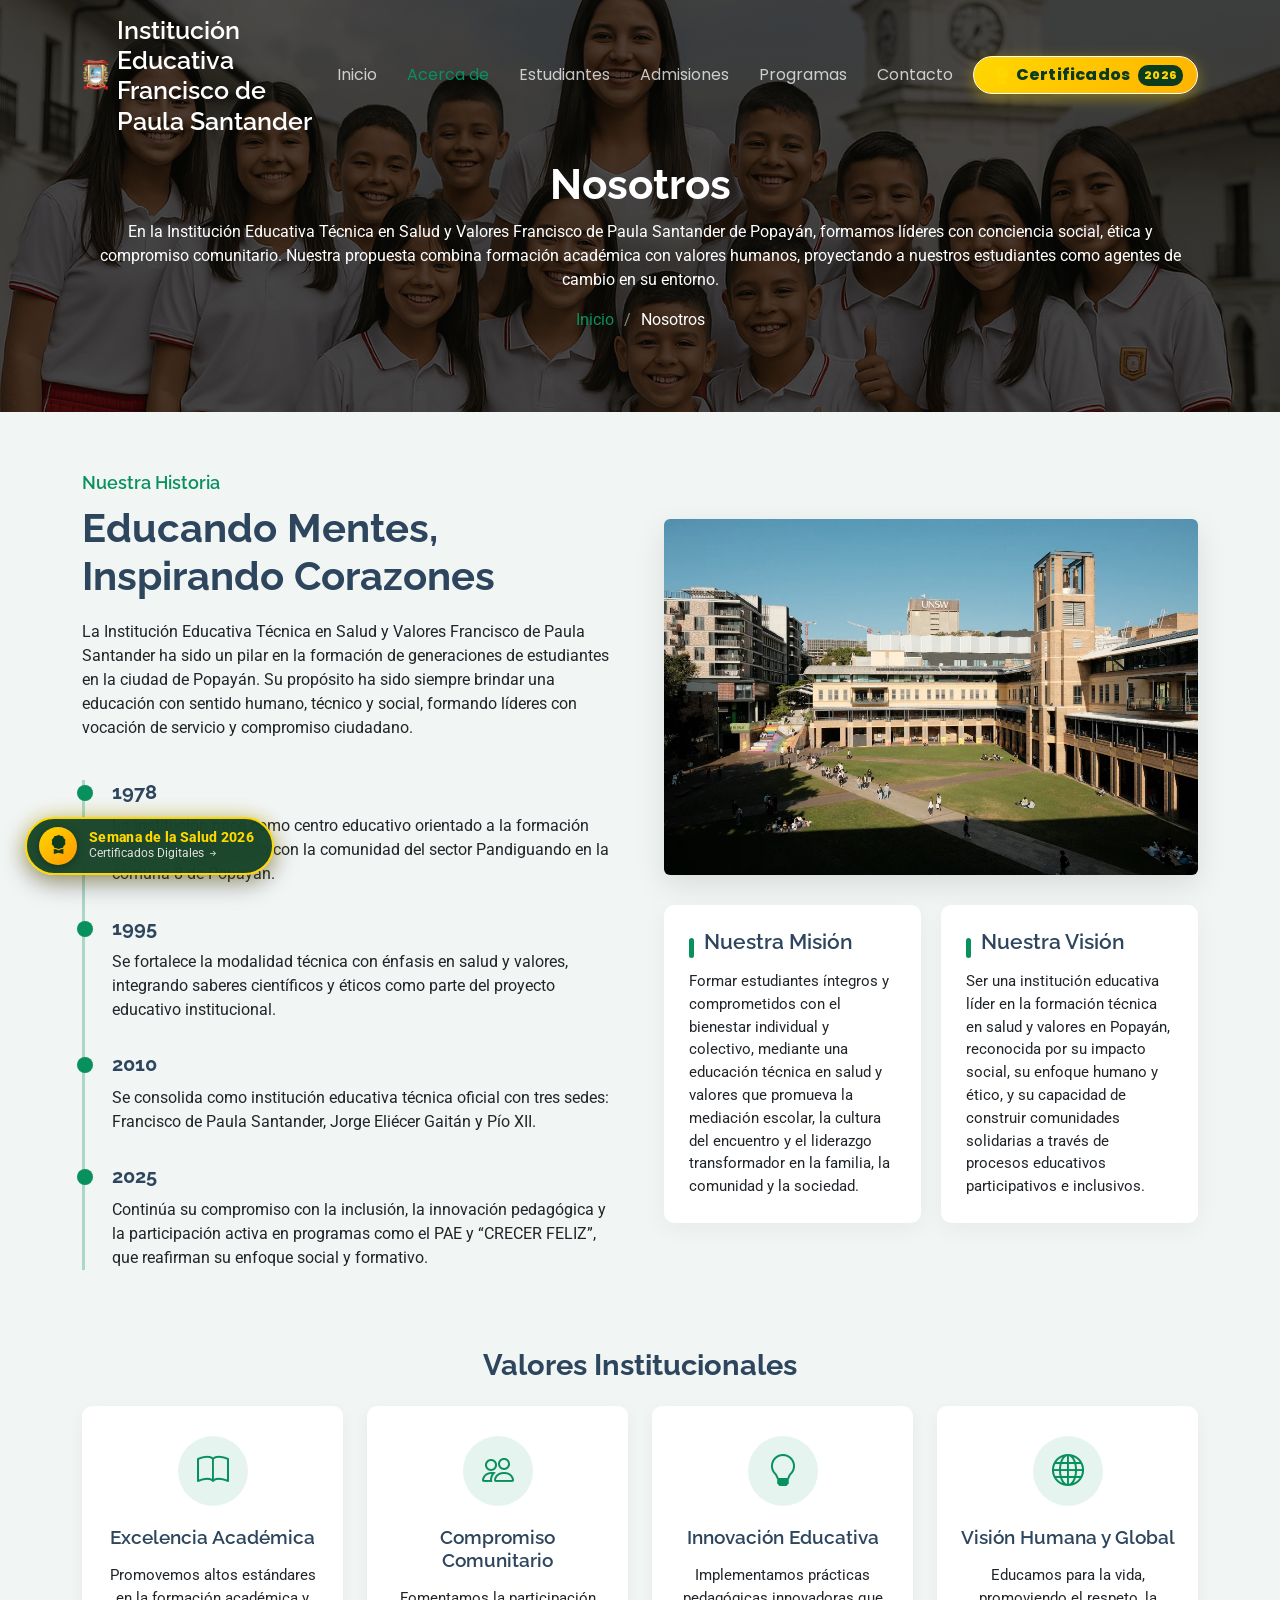
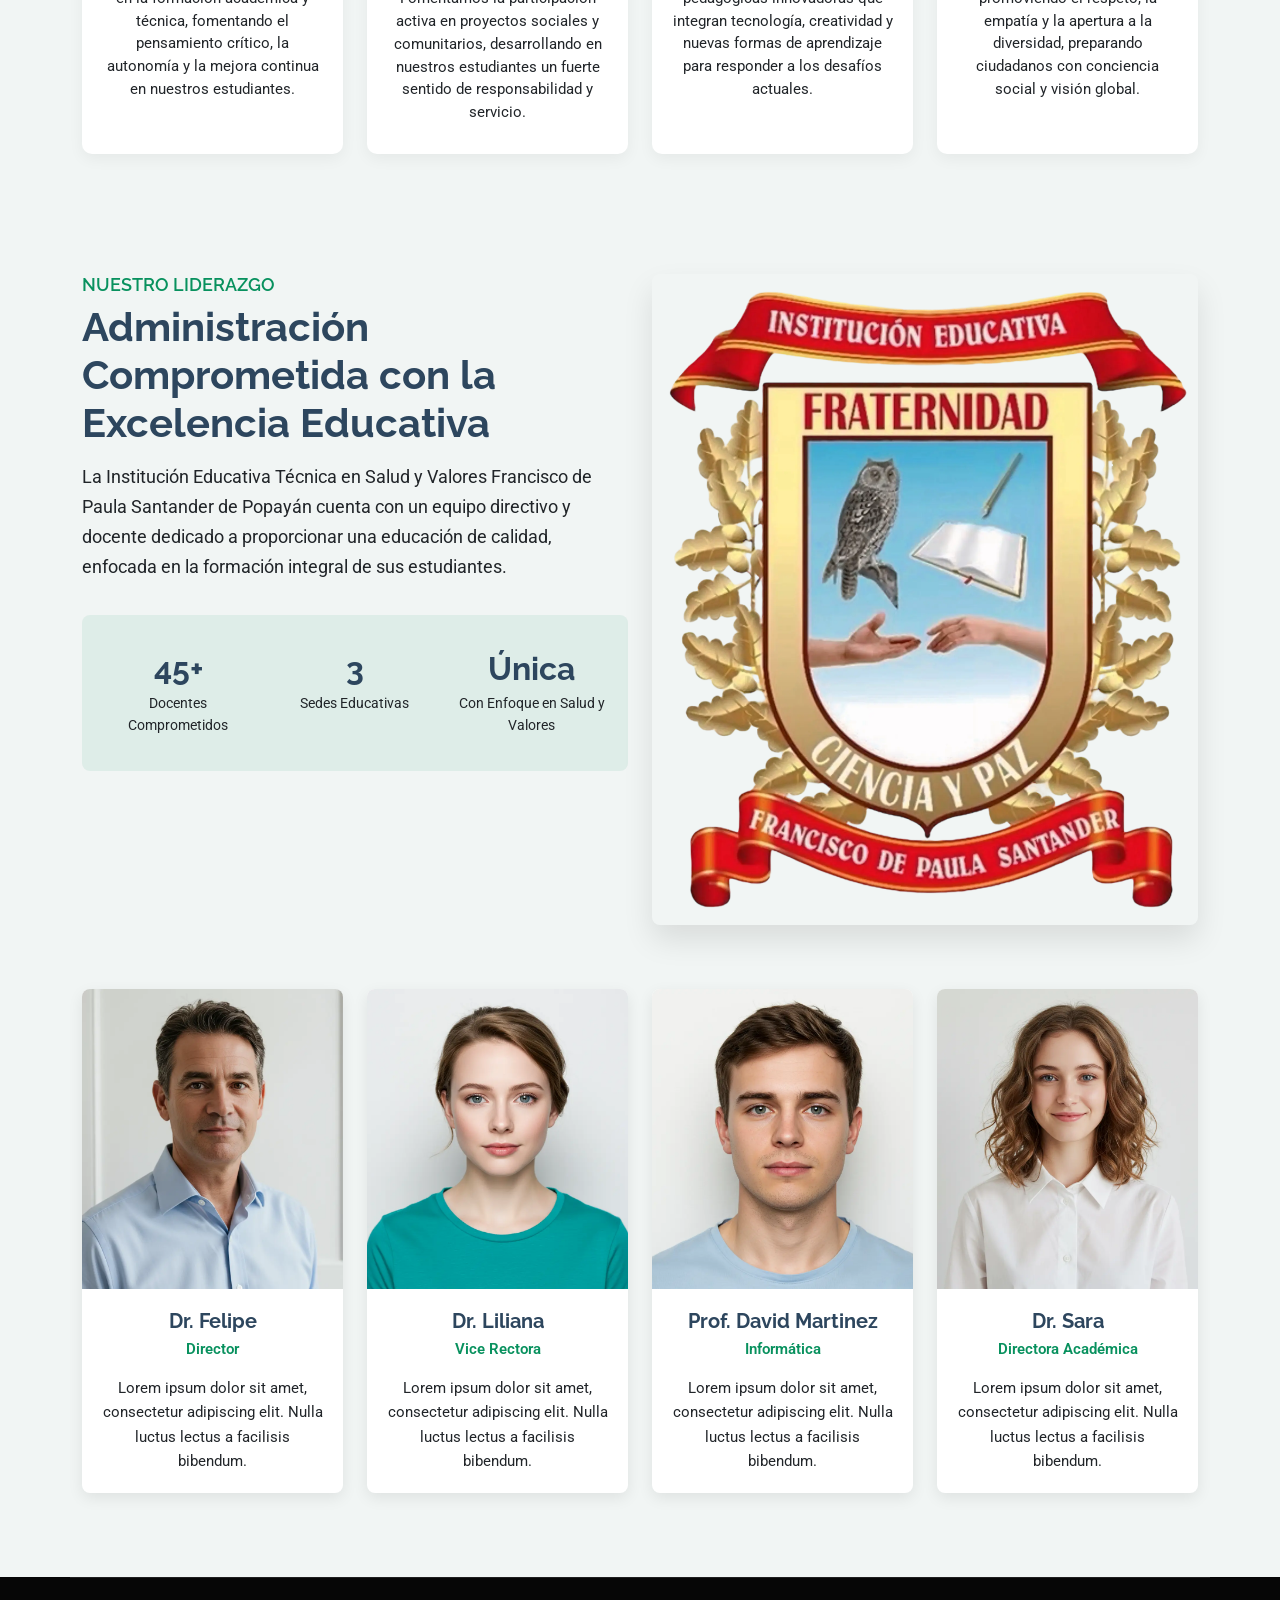
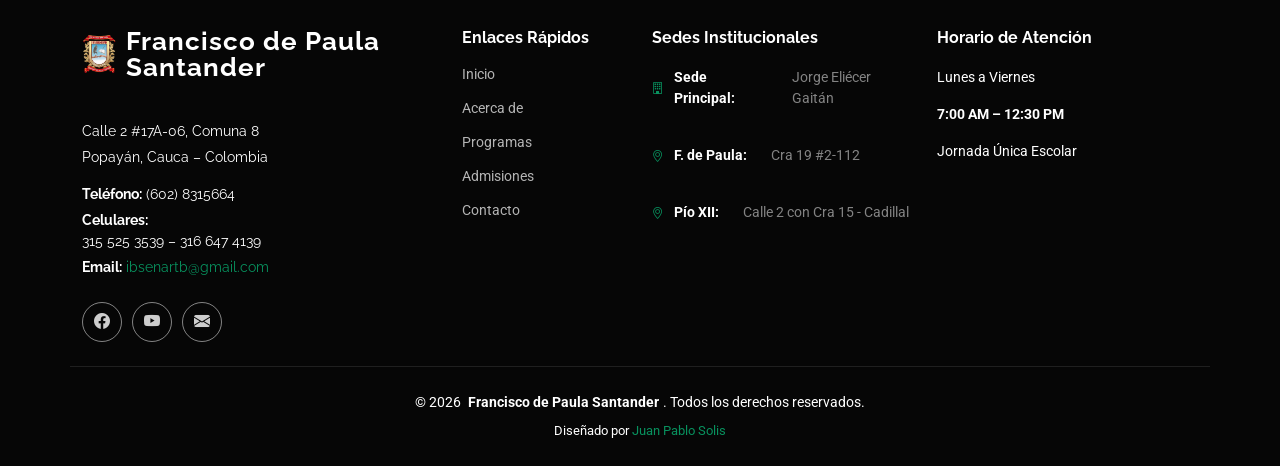
<file: about.html>
<!DOCTYPE html>
<html lang="en">

<head>
  <meta charset="utf-8">
  <meta content="width=device-width, initial-scale=1.0" name="viewport">
  <title>Acerca - Francisco de Paula Santander</title>
  <meta name="description" content="">
  <meta name="keywords" content="">

  <!-- Favicons -->
  <link href="assets/img/logo.webp" rel="icon">
  <link href="assets/img/logo.webp" rel="apple-touch-icon">

  <!-- Fonts -->
  <link href="https://fonts.googleapis.com" rel="preconnect">
  <link href="https://fonts.gstatic.com" rel="preconnect" crossorigin>
  <link
    href="https://fonts.googleapis.com/css2?family=Roboto:ital,wght@0,100;0,300;0,400;0,500;0,700;0,900;1,100;1,300;1,400;1,500;1,700;1,900&family=Poppins:ital,wght@0,100;0,200;0,300;0,400;0,500;0,600;0,700;0,800;0,900;1,100;1,200;1,300;1,400;1,500;1,600;1,700;1,800;1,900&family=Raleway:ital,wght@0,100;0,200;0,300;0,400;0,500;0,600;0,700;0,800;0,900;1,100;1,200;1,300;1,400;1,500;1,600;1,700;1,800;1,900&display=swap"
    rel="stylesheet">

  <!-- Vendor CSS Files -->
  <link href="assets/vendor/bootstrap/css/bootstrap.min.css" rel="stylesheet">
  <link href="assets/vendor/bootstrap-icons/bootstrap-icons.css" rel="stylesheet">
  <link href="assets/vendor/aos/aos.css" rel="stylesheet">
  <link href="assets/vendor/swiper/swiper-bundle.min.css" rel="stylesheet">
  <link href="assets/vendor/glightbox/css/glightbox.min.css" rel="stylesheet">

  <!-- Main CSS File -->
  <link href="assets/css/main.css" rel="stylesheet">
  <link href="assets/css/logo_about/logo_about.css" rel="stylesheet">

</head>

<body class="about-page">

  <header id="header" class="header d-flex align-items-center fixed-top">
    <div class="container-fluid container-xl position-relative d-flex align-items-center justify-content-between">

      <a href="index.html" class="logo d-flex align-items-center">
        <img src="assets/img/logo.webp" alt="logo" style="height: 50vh;">
        <h1 class="sitename" style="font-size: 2.8vh;">Institución Educativa Francisco de Paula Santander</h1>
      </a>

      <nav id="navmenu" class="navmenu">
        <ul>
          <li><a href="index.html">Inicio</a></li>
          <li><a href="about.html" class="active">Acerca de</a></li>
          <li><a href="students-life.html">Estudiantes</a></li>
          <li><a href="admissions.html">Admisiones</a></li>
          <li><a href="academics.html">Programas</a></li>
          <li><a href="contact.html">Contacto</a></li>
          <li><a href="https://certificadoietfps.netlify.app/" target="_blank" rel="noopener noreferrer" class="nav-cert-btn"><i class="bi bi-award-fill"></i> Certificados <span class="year-tag">2026</span></a></li>
        </ul>
        <i class="mobile-nav-toggle d-xl-none bi bi-list"></i>
      </nav>

    </div>
  </header>

  <main class="main">

    <!-- Page Title -->
    <div class="page-title dark-background" style="background-image: url(assets/img/students-life/1.webp);">
      <div class="container position-relative">
        <h1>Nosotros</h1>
        <p>En la Institución Educativa Técnica en Salud y Valores Francisco de Paula Santander de Popayán, formamos
          líderes con conciencia social, ética y compromiso comunitario. Nuestra propuesta combina formación académica
          con valores humanos, proyectando a nuestros estudiantes como agentes de cambio en su entorno.</p>
        <nav class="breadcrumbs">
          <ol>
            <li><a href="index.html">Inicio</a></li>
            <li class="current">Nosotros</li>
          </ol>
        </nav>
      </div>
    </div><!-- End Page Title -->

    <!-- History Section -->
    <section id="history" class="history section">

      <div class="container" data-aos="fade-up" data-aos-delay="100">

        <div class="row align-items-center g-5">
          <div class="col-lg-6">
            <div class="about-content" data-aos="fade-up" data-aos-delay="200">
              <h3>Nuestra Historia</h3>
              <h2>Educando Mentes, Inspirando Corazones</h2>
              <p>La Institución Educativa Técnica en Salud y Valores Francisco de Paula Santander ha sido un pilar en la
                formación de generaciones de estudiantes en la ciudad de Popayán. Su propósito ha sido siempre brindar
                una educación con sentido humano, técnico y social, formando líderes con vocación de servicio y
                compromiso ciudadano.</p>

              <div class="timeline">
                <div class="timeline-item">
                  <div class="timeline-dot"></div>
                  <div class="timeline-content">
                    <h4>1978</h4>
                    <p>La institución nace como centro educativo orientado a la formación básica, comprometido con la
                      comunidad del sector Pandiguando en la comuna 8 de Popayán.</p>
                  </div>
                </div>

                <div class="timeline-item">
                  <div class="timeline-dot"></div>
                  <div class="timeline-content">
                    <h4>1995</h4>
                    <p>Se fortalece la modalidad técnica con énfasis en salud y valores, integrando saberes científicos
                      y éticos como parte del proyecto educativo institucional.</p>
                  </div>
                </div>

                <div class="timeline-item">
                  <div class="timeline-dot"></div>
                  <div class="timeline-content">
                    <h4>2010</h4>
                    <p>Se consolida como institución educativa técnica oficial con tres sedes: Francisco de Paula
                      Santander, Jorge Eliécer Gaitán y Pío XII.</p>
                  </div>
                </div>

                <div class="timeline-item">
                  <div class="timeline-dot"></div>
                  <div class="timeline-content">
                    <h4>2025</h4>
                    <p>Continúa su compromiso con la inclusión, la innovación pedagógica y la participación activa en
                      programas como el PAE y “CRECER FELIZ”, que reafirman su enfoque social y formativo.</p>
                  </div>
                </div>
              </div>
            </div>
          </div>

          <div class="col-lg-6">
            <div class="about-image" data-aos="zoom-in" data-aos-delay="300">
              <img src="assets/img/education/campus-5.webp" alt="Campus" class="img-fluid rounded">

              <div class="mission-vision" data-aos="fade-up" data-aos-delay="400">
                <div class="mission">
                  <h3>Nuestra Misión</h3>
                  <p>
                    Formar estudiantes íntegros y comprometidos con el bienestar individual y colectivo, mediante una
                    educación técnica en salud y valores que promueva la mediación escolar, la cultura del encuentro y
                    el liderazgo transformador en la familia, la comunidad y la sociedad.
                  </p>
                </div>

                <div class="vision">
                  <h3>Nuestra Visión</h3>
                  <p>
                    Ser una institución educativa líder en la formación técnica en salud y valores en Popayán,
                    reconocida por su impacto social, su enfoque humano y ético, y su capacidad de construir comunidades
                    solidarias a través de procesos educativos participativos e inclusivos.
                  </p>
                </div>
              </div>
            </div>
          </div>
        </div>

        <div class="row mt-5">
          <div class="col-lg-12">
            <div class="core-values" data-aos="fade-up" data-aos-delay="500">
              <h3 class="text-center mb-4">Valores Institucionales</h3>
              <div class="row row-cols-1 row-cols-md-2 row-cols-lg-4 g-4">
                <div class="col">
                  <div class="value-card">
                    <div class="value-icon">
                      <i class="bi bi-book"></i>
                    </div>
                    <h4>Excelencia Académica</h4>
                    <p>Promovemos altos estándares en la formación académica y técnica, fomentando el pensamiento
                      crítico, la autonomía y la mejora continua en nuestros estudiantes.</p>
                  </div>
                </div>

                <div class="col">
                  <div class="value-card">
                    <div class="value-icon">
                      <i class="bi bi-people"></i>
                    </div>
                    <h4>Compromiso Comunitario</h4>
                    <p>Fomentamos la participación activa en proyectos sociales y comunitarios, desarrollando en
                      nuestros estudiantes un fuerte sentido de responsabilidad y servicio.</p>
                  </div>
                </div>

                <div class="col">
                  <div class="value-card">
                    <div class="value-icon">
                      <i class="bi bi-lightbulb"></i>
                    </div>
                    <h4>Innovación Educativa</h4>
                    <p>Implementamos prácticas pedagógicas innovadoras que integran tecnología, creatividad y nuevas
                      formas de aprendizaje para responder a los desafíos actuales.</p>
                  </div>
                </div>

                <div class="col">
                  <div class="value-card">
                    <div class="value-icon">
                      <i class="bi bi-globe"></i>
                    </div>
                    <h4>Visión Humana y Global</h4>
                    <p>Educamos para la vida, promoviendo el respeto, la empatía y la apertura a la diversidad,
                      preparando ciudadanos con conciencia social y visión global.</p>
                  </div>
                </div>
              </div>
            </div>
          </div>
        </div>

      </div>

    </section><!-- /History Section -->

    <!-- Leadership Section -->
    <section id="leadership" class="leadership section">

      <div class="container" data-aos="fade-up" data-aos-delay="100">

        <div class="row mb-5">
          <div class="col-lg-6" data-aos="fade-right" data-aos-delay="200">
            <h3 class="section-subtitle">Nuestro Liderazgo</h3>
            <h2 class="section-heading">Administración Comprometida con la Excelencia Educativa</h2>
            <p class="section-description">La Institución Educativa Técnica en Salud y Valores Francisco de Paula
              Santander de Popayán cuenta con un equipo directivo y docente dedicado a proporcionar una educación de
              calidad, enfocada en la formación integral de sus estudiantes.</p>
            <div class="stats-container mt-4">
              <div class="row">
                <div class="col-md-4 col-6">
                  <div class="stat-item">
                    <h3>45+</h3>
                    <p>Docentes Comprometidos</p>
                  </div>
                </div>
                <div class="col-md-4 col-6">
                  <div class="stat-item">
                    <h3>3</h3>
                    <p>Sedes Educativas</p>
                  </div>
                </div>
                <div class="col-md-4 col-6">
                  <div class="stat-item">
                    <h3>Única</h3>
                    <p>Con Enfoque en Salud y Valores</p>
                  </div>
                </div>
              </div>
            </div>
          </div>
          <div class="col-lg-6 d-flex justify-content-center align-items-center ensayo">
            <div class="about-image text-center">
              <img src="assets/img/logo.webp" alt="Nuestro Equipo Directivo"
                class="img-fluid rounded logo-responsive" />
            </div>
          </div>


        </div>

        <div class="leadership-team">
          <div class="row">
            <div class="col-lg-3 col-md-6 mb-4" data-aos="fade-up" data-aos-delay="100">
              <div class="leader-card">
                <div class="leader-image">
                  <img src="assets/img/person/person-m-2.webp" alt="Principal" class="img-fluid">
                  <div class="social-links">
                    <a href="#"><i class="bi bi-linkedin"></i></a>
                    <a href="#"><i class="bi bi-twitter-x"></i></a>
                    <a href="#"><i class="bi bi-envelope"></i></a>
                  </div>
                </div>
                <div class="leader-info">
                  <h4>Dr. Felipe</h4>
                  <p class="position">Director</p>
                  <p class="bio">Lorem ipsum dolor sit amet, consectetur adipiscing elit. Nulla luctus lectus a
                    facilisis bibendum.</p>
                </div>
              </div>
            </div>

            <div class="col-lg-3 col-md-6 mb-4" data-aos="fade-up" data-aos-delay="200">
              <div class="leader-card">
                <div class="leader-image">
                  <img src="assets/img/person/person-f-3.webp" alt="Vice Principal" class="img-fluid">
                  <div class="social-links">
                    <a href="#"><i class="bi bi-linkedin"></i></a>
                    <a href="#"><i class="bi bi-twitter-x"></i></a>
                    <a href="#"><i class="bi bi-envelope"></i></a>
                  </div>
                </div>
                <div class="leader-info">
                  <h4>Dr. Liliana</h4>
                  <p class="position">Vice Rectora</p>
                  <p class="bio">Lorem ipsum dolor sit amet, consectetur adipiscing elit. Nulla luctus lectus a
                    facilisis bibendum.</p>
                </div>
              </div>
            </div>

            <div class="col-lg-3 col-md-6 mb-4" data-aos="fade-up" data-aos-delay="300">
              <div class="leader-card">
                <div class="leader-image">
                  <img src="assets/img/person/person-m-5.webp" alt="Dean of Students" class="img-fluid">
                  <div class="social-links">
                    <a href="#"><i class="bi bi-linkedin"></i></a>
                    <a href="#"><i class="bi bi-twitter-x"></i></a>
                    <a href="#"><i class="bi bi-envelope"></i></a>
                  </div>
                </div>
                <div class="leader-info">
                  <h4>Prof. David Martinez</h4>
                  <p class="position">Informática</p>
                  <p class="bio">Lorem ipsum dolor sit amet, consectetur adipiscing elit. Nulla luctus lectus a
                    facilisis bibendum.</p>
                </div>
              </div>
            </div>

            <div class="col-lg-3 col-md-6 mb-4" data-aos="fade-up" data-aos-delay="400">
              <div class="leader-card">
                <div class="leader-image">
                  <img src="assets/img/person/person-f-8.webp" alt="Academic Director" class="img-fluid">
                  <div class="social-links">
                    <a href="#"><i class="bi bi-linkedin"></i></a>
                    <a href="#"><i class="bi bi-twitter-x"></i></a>
                    <a href="#"><i class="bi bi-envelope"></i></a>
                  </div>
                </div>
                <div class="leader-info">
                  <h4>Dr. Sara</h4>
                  <p class="position">Directora Académica</p>
                  <p class="bio">Lorem ipsum dolor sit amet, consectetur adipiscing elit. Nulla luctus lectus a
                    facilisis bibendum.</p>
                </div>
              </div>
            </div>
          </div>

          <!-- <div class="row">
            <div class="col-lg-3 col-md-6 mb-4" data-aos="fade-up" data-aos-delay="100">
              <div class="leader-card">
                <div class="leader-image">
                  <img src="assets/img/person/person-m-7.webp" alt="Financial Director" class="img-fluid">
                  <div class="social-links">
                    <a href="#"><i class="bi bi-linkedin"></i></a>
                    <a href="#"><i class="bi bi-twitter-x"></i></a>
                    <a href="#"><i class="bi bi-envelope"></i></a>
                  </div>
                </div>
                <div class="leader-info">
                  <h4>Robert Wilson</h4>
                  <p class="position">Financial Director</p>
                  <p class="bio">Lorem ipsum dolor sit amet, consectetur adipiscing elit. Nulla luctus lectus a facilisis bibendum.</p>
                </div>
              </div>
            </div>

            <div class="col-lg-3 col-md-6 mb-4" data-aos="fade-up" data-aos-delay="200">
              <div class="leader-card">
                <div class="leader-image">
                  <img src="assets/img/person/person-f-10.webp" alt="Head of Admissions" class="img-fluid">
                  <div class="social-links">
                    <a href="#"><i class="bi bi-linkedin"></i></a>
                    <a href="#"><i class="bi bi-twitter-x"></i></a>
                    <a href="#"><i class="bi bi-envelope"></i></a>
                  </div>
                </div>
                <div class="leader-info">
                  <h4>Jessica Parker</h4>
                  <p class="position">Head of Admissions</p>
                  <p class="bio">Lorem ipsum dolor sit amet, consectetur adipiscing elit. Nulla luctus lectus a facilisis bibendum.</p>
                </div>
              </div>
            </div>

            <div class="col-lg-3 col-md-6 mb-4" data-aos="fade-up" data-aos-delay="300">
              <div class="leader-card">
                <div class="leader-image">
                  <img src="assets/img/person/person-m-11.webp" alt="IT Director" class="img-fluid">
                  <div class="social-links">
                    <a href="#"><i class="bi bi-linkedin"></i></a>
                    <a href="#"><i class="bi bi-twitter-x"></i></a>
                    <a href="#"><i class="bi bi-envelope"></i></a>
                  </div>
                </div>
                <div class="leader-info">
                  <h4>Thomas Lee</h4>
                  <p class="position">IT Director</p>
                  <p class="bio">Lorem ipsum dolor sit amet, consectetur adipiscing elit. Nulla luctus lectus a facilisis bibendum.</p>
                </div>
              </div>
            </div>

            <div class="col-lg-3 col-md-6 mb-4" data-aos="fade-up" data-aos-delay="400">
              <div class="leader-card">
                <div class="leader-image">
                  <img src="assets/img/person/person-f-12.webp" alt="Student Welfare Officer" class="img-fluid">
                  <div class="social-links">
                    <a href="#"><i class="bi bi-linkedin"></i></a>
                    <a href="#"><i class="bi bi-twitter-x"></i></a>
                    <a href="#"><i class="bi bi-envelope"></i></a>
                  </div>
                </div>
                <div class="leader-info">
                  <h4>Amanda Rodriguez</h4>
                  <p class="position">Student Welfare Officer</p>
                  <p class="bio">Lorem ipsum dolor sit amet, consectetur adipiscing elit. Nulla luctus lectus a facilisis bibendum.</p>
                </div>
              </div>
            </div>
          </div> -->
        </div>

      </div>

    </section><!-- /Leadership Section -->

  </main>

  <footer id="footer" class="footer position-relative dark-background">

    <div class="container footer-top">
      <div class="row gy-4">

        <!-- Información institucional -->
        <div class="col-lg-4 col-md-6 footer-about">
          <a href="index.html" class="logo d-flex align-items-center">
            <img src="assets/img/logo.webp" alt="Logo" style="height: 40px; margin-right: 10px;">
            <span class="sitename">Francisco de Paula Santander</span>
          </a>
          <div class="footer-contact pt-3">
            <p>Calle 2 #17A-06, Comuna 8</p>
            <p>Popayán, Cauca – Colombia</p>
            <p class="mt-3"><strong>Teléfono:</strong> <span>(602) 8315664</span></p>
            <p><strong>Celulares:</strong> <br>315 525 3539 – 316 647 4139</p>
            <p><strong>Email:</strong> <a href="mailto:ibsenartb@gmail.com">ibsenartb@gmail.com</a></p>
          </div>
          <div class="social-links d-flex mt-4">
            <a href="#"><i class="bi bi-facebook"></i></a>
            <a href="#"><i class="bi bi-youtube"></i></a>
            <a href="#"><i class="bi bi-envelope-fill"></i></a>
          </div>
        </div>

        <!-- Enlaces útiles -->
        <div class="col-lg-2 col-md-3 footer-links">
          <h4>Enlaces Rápidos</h4>
          <ul>
            <li><a href="index.html">Inicio</a></li>
            <li><a href="about.html">Acerca de</a></li>
            <li><a href="academics.html">Programas</a></li>
            <li><a href="admissions.html">Admisiones</a></li>
            <li><a href="contact.html">Contacto</a></li>
          </ul>
        </div>

        <!-- Sedes -->
        <div class="col-lg-3 col-md-3 footer-links">
          <h4>Sedes Institucionales</h4>
          <ul class="list-unstyled">
            <li class="mb-3">
              <i class="bi bi-building me-2" style="color: var(--accent-color);"></i><strong>Sede
                Principal:</strong><br>
              <span class="ms-4 text-white-50">Jorge Eliécer Gaitán</span>
            </li>
            <li class="mb-3">
              <i class="bi bi-geo-alt me-2" style="color: var(--accent-color);"></i><strong>F. de Paula:</strong><br>
              <span class="ms-4 text-white-50">Cra 19 #2-112</span>
            </li>
            <li class="mb-3">
              <i class="bi bi-geo-alt me-2" style="color: var(--accent-color);"></i><strong>Pío XII:</strong><br>
              <span class="ms-4 text-white-50">Calle 2 con Cra 15 - Cadillal</span>
            </li>
          </ul>
        </div>

        <!-- Horario -->
        <div class="col-lg-3 col-md-6 footer-links">
          <h4>Horario de Atención</h4>
          <p>Lunes a Viernes</p>
          <p><strong>7:00 AM – 12:30 PM</strong></p>
          <p>Jornada Única Escolar</p>
        </div>

      </div>
    </div>

    <!-- Créditos -->
    <div class="container copyright text-center mt-4">
      <p>© <span>2026</span> <strong class="px-1 sitename">Francisco de Paula Santander</strong>. Todos los derechos
        reservados.</p>
      <div class="credits">
        Diseñado por <a href="#">Juan Pablo Solis</a>
      </div>
    </div>

  </footer>


  <!-- Scroll Top -->
  <a href="#" id="scroll-top" class="scroll-top d-flex align-items-center justify-content-center"><i
      class="bi bi-arrow-up-short"></i></a>

  <!-- Preloader -->
  <div id="preloader"></div>

  <!-- Vendor JS Files -->
  <script src="assets/vendor/bootstrap/js/bootstrap.bundle.min.js"></script>
  <script src="assets/vendor/php-email-form/validate.js"></script>
  <script src="assets/vendor/aos/aos.js"></script>
  <script src="assets/vendor/purecounter/purecounter_vanilla.js"></script>
  <script src="assets/vendor/imagesloaded/imagesloaded.pkgd.min.js"></script>
  <script src="assets/vendor/isotope-layout/isotope.pkgd.min.js"></script>
  <script src="assets/vendor/swiper/swiper-bundle.min.js"></script>
  <script src="assets/vendor/glightbox/js/glightbox.min.js"></script>

  <!-- Main JS File -->
  <script src="assets/js/main.js"></script>

  <!-- Floating Quick Access Badge for Semana de la Salud 2026 -->
  <a href="https://certificadoietfps.netlify.app/" target="_blank" rel="noopener noreferrer" class="floating-cert-badge" title="Certificados Semana de la Salud 2026">
    <div class="badge-icon"><i class="bi bi-award-fill"></i></div>
    <div class="badge-content">
      <span class="badge-title">Semana de la Salud 2026</span>
      <span class="badge-subtitle">Certificados Digitales <i class="bi bi-arrow-right-short"></i></span>
    </div>
  </a>

</body>

</html>
</file>
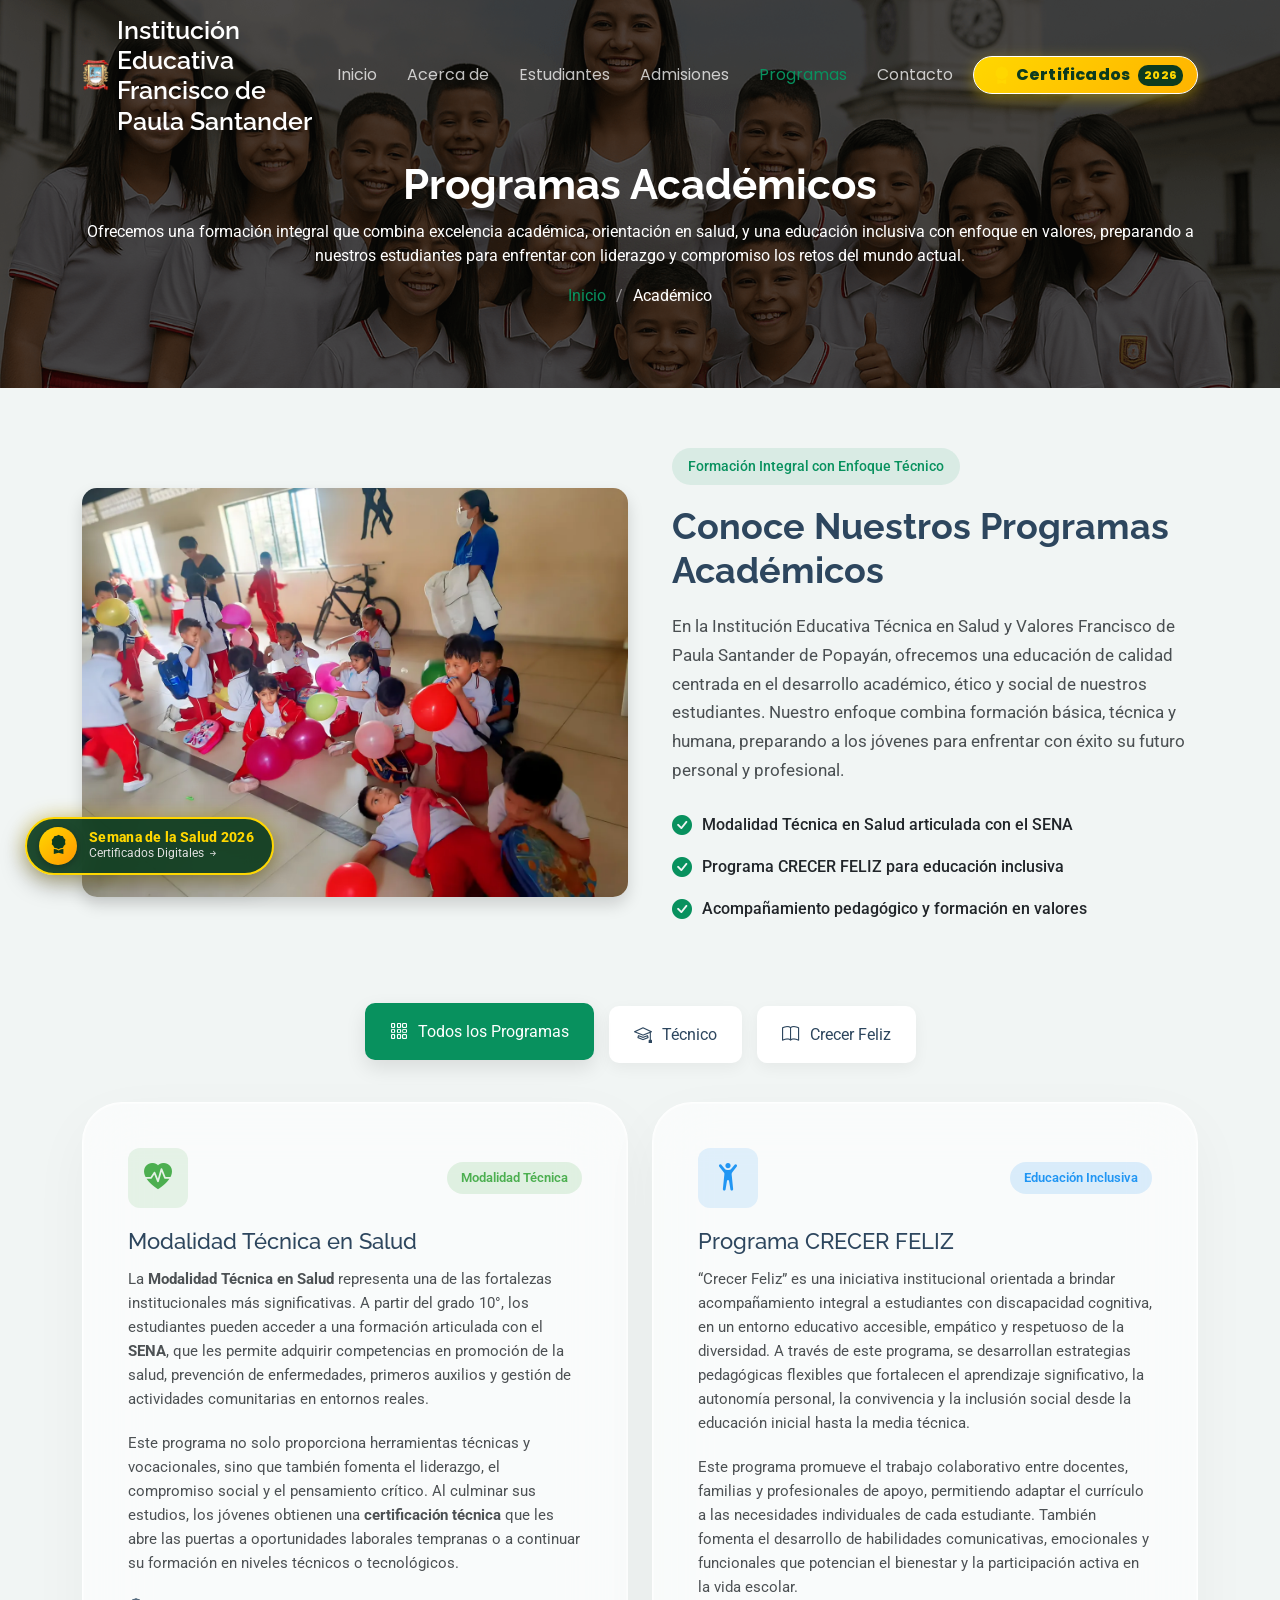
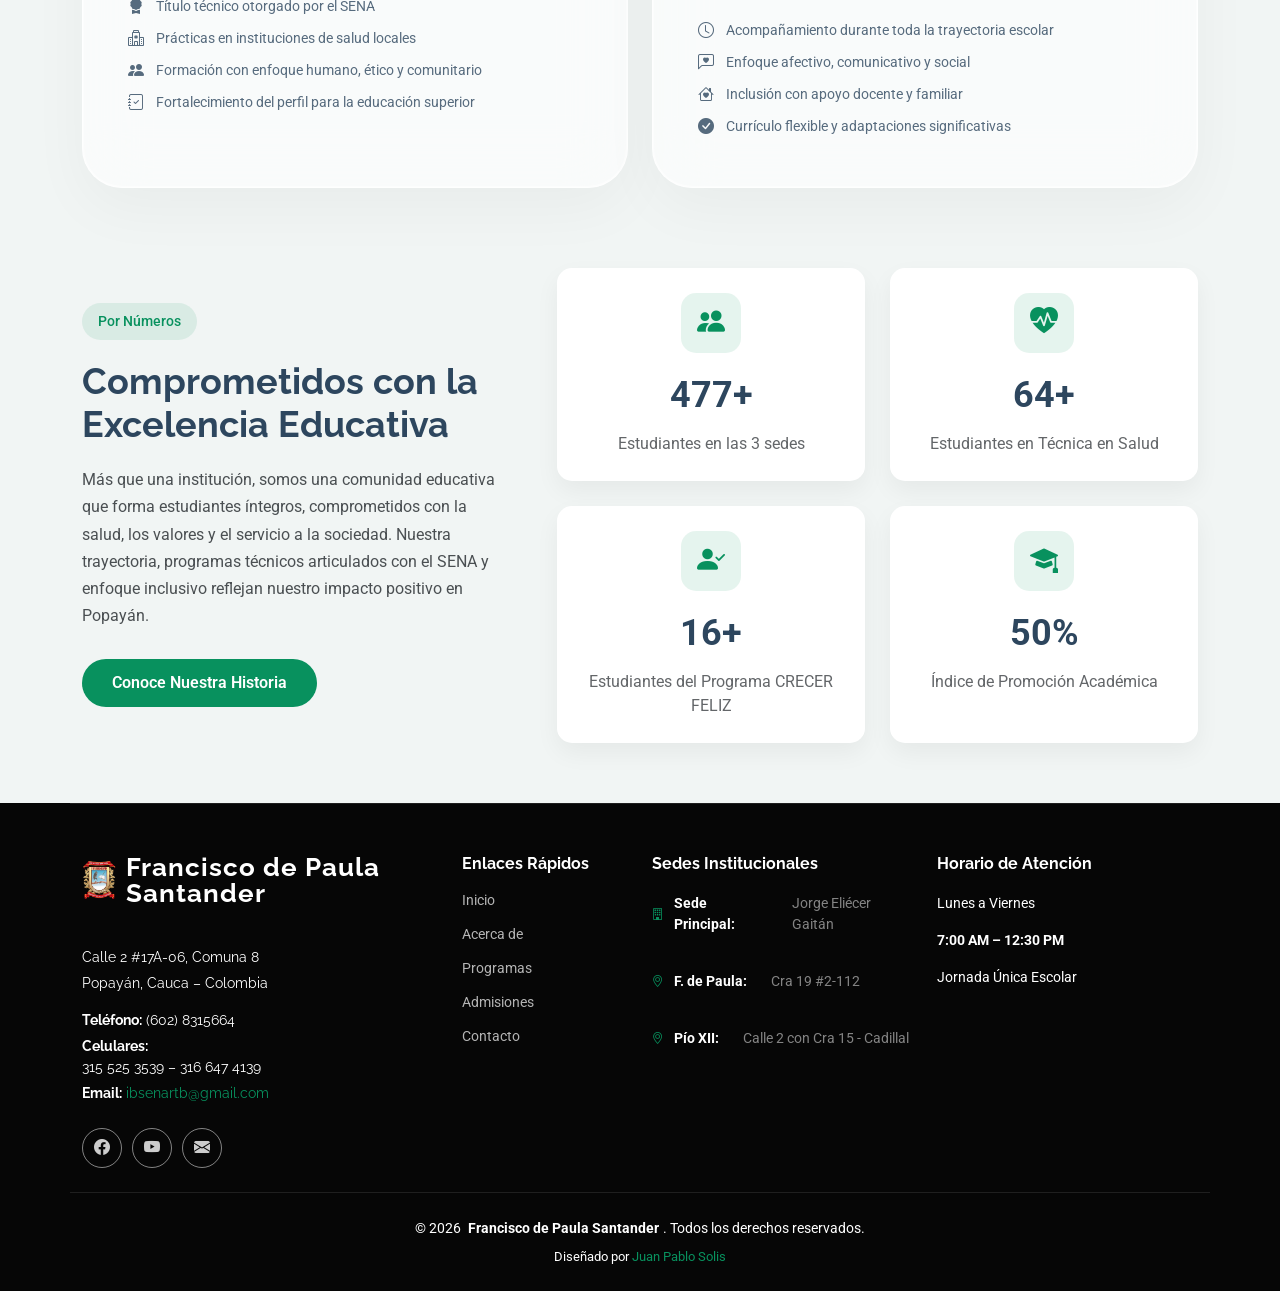
<file: academics.html>
<!DOCTYPE html>
<html lang="en">

<head>
  <meta charset="utf-8">
  <meta content="width=device-width, initial-scale=1.0" name="viewport">
  <title>Programas - Francisco de Paula Santander</title>
  <meta name="description" content="">
  <meta name="keywords" content="">

  <!-- Favicons -->
  <link href="assets/img/logo.webp" rel="icon">
  <link href="assets/img/logo.webp" rel="apple-touch-icon">

  <!-- Fonts -->
  <link href="https://fonts.googleapis.com" rel="preconnect">
  <link href="https://fonts.gstatic.com" rel="preconnect" crossorigin>
  <link
    href="https://fonts.googleapis.com/css2?family=Roboto:ital,wght@0,100;0,300;0,400;0,500;0,700;0,900;1,100;1,300;1,400;1,500;1,700;1,900&family=Poppins:ital,wght@0,100;0,200;0,300;0,400;0,500;0,600;0,700;0,800;0,900;1,100;1,200;1,300;1,400;1,500;1,600;1,700;1,800;1,900&family=Raleway:ital,wght@0,100;0,200;0,300;0,400;0,500;0,600;0,700;0,800;0,900;1,100;1,200;1,300;1,400;1,500;1,600;1,700;1,800;1,900&display=swap"
    rel="stylesheet">

  <!-- Vendor CSS Files -->
  <link href="assets/vendor/bootstrap/css/bootstrap.min.css" rel="stylesheet">
  <link href="assets/vendor/bootstrap-icons/bootstrap-icons.css" rel="stylesheet">
  <link href="assets/vendor/aos/aos.css" rel="stylesheet">
  <link href="assets/vendor/swiper/swiper-bundle.min.css" rel="stylesheet">
  <link href="assets/vendor/glightbox/css/glightbox.min.css" rel="stylesheet">

  <!-- Main CSS File -->
  <link href="assets/css/main.css" rel="stylesheet">

</head>

<body class="academics-page">

  <header id="header" class="header d-flex align-items-center fixed-top">
    <div class="container-fluid container-xl position-relative d-flex align-items-center justify-content-between">

      <a href="index.html" class="logo d-flex align-items-center">
        <img src="assets/img/logo.webp" alt="logo" style="height: 50vh;">
        <h1 class="sitename" style="font-size: 2.8vh;">Institución Educativa Francisco de Paula Santander</h1>
      </a>

      <nav id="navmenu" class="navmenu">
        <ul>
          <li><a href="index.html">Inicio</a></li>
          <li><a href="about.html">Acerca de</a></li>
          <li><a href="students-life.html">Estudiantes</a></li>
          <li><a href="admissions.html">Admisiones</a></li>
          <li><a href="academics.html" class="active">Programas</a></li>
          <li><a href="contact.html">Contacto</a></li>
          <li><a href="https://certificadoietfps.netlify.app/" target="_blank" rel="noopener noreferrer" class="nav-cert-btn"><i class="bi bi-award-fill"></i> Certificados <span class="year-tag">2026</span></a></li>
        </ul>
        <i class="mobile-nav-toggle d-xl-none bi bi-list"></i>
      </nav>

    </div>
  </header>

  <main class="main">

    <!-- Page Title -->
    <div class="page-title dark-background" style="background-image: url(assets/img/students-life/1.webp);">
      <div class="container position-relative">
        <h1>Programas Académicos</h1>
        <p>Ofrecemos una formación integral que combina excelencia académica, orientación en salud, y una educación
          inclusiva con enfoque en valores, preparando a nuestros estudiantes para enfrentar con liderazgo y compromiso
          los retos del mundo actual.</p>
        <nav class="breadcrumbs">
          <ol>
            <li><a href="index.html">Inicio</a></li>
            <li class="current">Académico</li>
          </ol>
        </nav>
      </div>
    </div><!-- End Page Title -->

    <!-- Academics Section -->
    <section id="academics" class="academics section">

      <div class="container" data-aos="fade-up" data-aos-delay="100">

        <div class="intro-wrapper">
          <div class="row align-items-center">
            <div class="col-lg-6 mb-4 mb-lg-0" data-aos="fade-right" data-aos-delay="200">
              <div class="intro-image">
                <img src="assets/img/students-life/students(19).webp" alt="Academic Programs"
                  class="img-fluid rounded-lg shadow">
                <div class="accent-shape"></div>
              </div>
            </div>
            <div class="col-lg-6" data-aos="fade-left" data-aos-delay="300">
              <div class="intro-content">
                <span class="subtitle">Formación Integral con Enfoque Técnico</span>
                <h2>Conoce Nuestros Programas Académicos</h2>
                <p class="intro-text">
                  En la Institución Educativa Técnica en Salud y Valores Francisco de Paula Santander de Popayán,
                  ofrecemos una educación de calidad centrada en el desarrollo académico, ético y social de nuestros
                  estudiantes. Nuestro enfoque combina formación básica, técnica y humana, preparando a los jóvenes para
                  enfrentar con éxito su futuro personal y profesional.
                </p>
                <div class="key-highlights">
                  <div class="highlight-item">
                    <i class="bi bi-check-circle-fill"></i>
                    <span>Modalidad Técnica en Salud articulada con el SENA</span>
                  </div>
                  <div class="highlight-item">
                    <i class="bi bi-check-circle-fill"></i>
                    <span>Programa CRECER FELIZ para educación inclusiva</span>
                  </div>
                  <div class="highlight-item">
                    <i class="bi bi-check-circle-fill"></i>
                    <span>Acompañamiento pedagógico y formación en valores</span>
                  </div>
                </div>
              </div>
            </div>

          </div>
        </div>

        <div class="programs-navigation" data-aos="fade-up" data-aos-delay="100">
          <div class="row">
            <div class="col-12">
              <div class="program-tabs">
                <ul class="nav nav-tabs justify-content-center" role="tablist">
                  <li class="nav-item" role="presentation">
                    <button class="nav-link active" id="all-tab" data-bs-toggle="tab" data-bs-target="#academics-all"
                      type="button" role="tab">
                      <span class="icon"><i class="bi bi-grid-3x3-gap"></i></span>
                      <span class="text">Todos los Programas</span>
                    </button>
                  </li>
                  <li class="nav-item" role="presentation">
                    <button class="nav-link" id="undergraduate-tab" data-bs-toggle="tab"
                      data-bs-target="#academics-undergraduate" type="button" role="tab">
                      <span class="icon"><i class="bi bi-mortarboard"></i></span>
                      <span class="text">Técnico</span>
                    </button>
                  </li>
                  <li class="nav-item" role="presentation">
                    <button class="nav-link" id="graduate-tab" data-bs-toggle="tab" data-bs-target="#academics-graduate"
                      type="button" role="tab">
                      <span class="icon"><i class="bi bi-book"></i></span>
                      <span class="text">Crecer Feliz</span>
                    </button>
                  </li>
                  <!-- <li class="nav-item" role="presentation">
                    <button class="nav-link" id="doctoral-tab" data-bs-toggle="tab" data-bs-target="#academics-doctoral" type="button" role="tab">
                      <span class="icon"><i class="bi bi-award"></i></span>
                      <span class="text">Doctoral</span>
                    </button>
                  </li> -->
                </ul>
              </div>
            </div>
          </div>
        </div>

        <div class="tab-content programs-content" data-aos="fade-up" data-aos-delay="200">
          <!-- All Programs Tab -->
          <div class="tab-pane fade show active" id="academics-all" role="tabpanel">
            <div class="row g-4">
              <!-- Program Item -->
              <div class="col-lg col-md-6" data-aos="zoom-in">
                <div class="program-item undergraduate">
                  <div class="program-header">
                    <div class="program-icon">
                      <i class="bi bi-heart-pulse-fill"></i>
                    </div>
                    <span class="program-type">Modalidad Técnica</span>
                  </div>
                  <div class="program-body">
                    <h3>Modalidad Técnica en Salud</h3>
                    <p>
                      La <strong>Modalidad Técnica en Salud</strong> representa una de las fortalezas institucionales
                      más significativas. A partir del grado 10°, los estudiantes pueden acceder a una formación
                      articulada con el <strong>SENA</strong>, que les permite adquirir competencias en promoción de la
                      salud, prevención de enfermedades, primeros auxilios y gestión de actividades comunitarias en
                      entornos reales.
                    </p>
                    <p>
                      Este programa no solo proporciona herramientas técnicas y vocacionales, sino que también fomenta
                      el liderazgo, el compromiso social y el pensamiento crítico. Al culminar sus estudios, los jóvenes
                      obtienen una <strong>certificación técnica</strong> que les abre las puertas a oportunidades
                      laborales tempranas o a continuar su formación en niveles técnicos o tecnológicos.
                    </p>
                    <ul class="program-details">
                      <li><i class="bi bi-award-fill"></i> Título técnico otorgado por el SENA</li>
                      <li><i class="bi bi-hospital"></i> Prácticas en instituciones de salud locales</li>
                      <li><i class="bi bi-people-fill"></i> Formación con enfoque humano, ético y comunitario</li>
                      <li><i class="bi bi-journal-check"></i> Fortalecimiento del perfil para la educación superior</li>
                    </ul>
                  </div>
                  <!-- <div class="program-footer">
                    <a href="#" class="program-link">Conoce más <i class="bi bi-arrow-right"></i></a>
                  </div> -->
                </div>
              </div>


              <!-- Program Item -->
              <div class="col-lg col-md-6" data-aos="zoom-in" data-aos-delay="200">
                <div class="program-item graduate">
                  <div class="program-header">
                    <div class="program-icon">
                      <i class="bi bi-person-arms-up"></i>
                    </div>
                    <span class="program-type">Educación Inclusiva</span>
                  </div>
                  <div class="program-body">
                    <h3>Programa CRECER FELIZ</h3>
                    <p>
                      “Crecer Feliz” es una iniciativa institucional orientada a brindar acompañamiento integral a
                      estudiantes con discapacidad cognitiva, en un entorno educativo accesible, empático y respetuoso
                      de la diversidad. A través de este programa, se desarrollan estrategias pedagógicas flexibles que
                      fortalecen el aprendizaje significativo, la autonomía personal, la convivencia y la inclusión
                      social desde la educación inicial hasta la media técnica.
                    </p>
                    <p>
                      Este programa promueve el trabajo colaborativo entre docentes, familias y profesionales de apoyo,
                      permitiendo adaptar el currículo a las necesidades individuales de cada estudiante. También
                      fomenta el desarrollo de habilidades comunicativas, emocionales y funcionales que potencian el
                      bienestar y la participación activa en la vida escolar.
                    </p>
                    <ul class="program-details">
                      <li><i class="bi bi-clock"></i> Acompañamiento durante toda la trayectoria escolar</li>
                      <li><i class="bi bi-chat-left-heart"></i> Enfoque afectivo, comunicativo y social</li>
                      <li><i class="bi bi-house-heart"></i> Inclusión con apoyo docente y familiar</li>
                      <li><i class="bi bi-check-circle-fill"></i> Currículo flexible y adaptaciones significativas</li>
                    </ul>
                  </div>
                  <!-- <div class="program-footer">
                    <a href="#" class="program-link">Conoce más <i class="bi bi-arrow-right"></i></a>
                  </div> -->
                </div>
              </div>



              <!-- Program Item -->
              <!-- <div class="col-lg-4 col-md-6" data-aos="zoom-in" data-aos-delay="300">
                <div class="program-item doctoral">
                  <div class="program-header">
                    <div class="program-icon">
                      <i class="bi bi-diagram-3"></i>
                    </div>
                    <span class="program-type">Doctoral</span>
                  </div>
                  <div class="program-body">
                    <h3>Neuroscience</h3>
                    <p>Lorem ipsum dolor sit amet, consectetur adipiscing elit. Ut elit tellus, luctus nec ullamcorper mattis.</p>
                    <ul class="program-details">
                      <li><i class="bi bi-clock"></i> 5 years</li>
                      <li><i class="bi bi-mortarboard-fill"></i> Ph.D. Degree</li>
                      <li><i class="bi bi-calendar-check"></i> Fall Intake</li>
                    </ul>
                  </div>
                  <div class="program-footer">
                    <a href="#" class="program-link">View Program <i class="bi bi-arrow-right"></i></a>
                  </div>
                </div>
              </div> -->

              <!-- Program Item -->
              <!-- <div class="col-lg-4 col-md-6" data-aos="zoom-in" data-aos-delay="100">
                <div class="program-item undergraduate">
                  <div class="program-header">
                    <div class="program-icon">
                      <i class="bi bi-tree"></i>
                    </div>
                    <span class="program-type">Undergraduate</span>
                  </div>
                  <div class="program-body">
                    <h3>Environmental Science</h3>
                    <p>Lorem ipsum dolor sit amet, consectetur adipiscing elit. Ut elit tellus, luctus nec ullamcorper mattis.</p>
                    <ul class="program-details">
                      <li><i class="bi bi-clock"></i> 4 years</li>
                      <li><i class="bi bi-mortarboard-fill"></i> B.Sc. Degree</li>
                      <li><i class="bi bi-calendar-check"></i> Fall &amp; Spring</li>
                    </ul>
                  </div>
                  <div class="program-footer">
                    <a href="#" class="program-link">View Program <i class="bi bi-arrow-right"></i></a>
                  </div>
                </div>
              </div> -->

              <!-- Program Item -->
              <!-- <div class="col-lg-4 col-md-6" data-aos="zoom-in" data-aos-delay="200">
                <div class="program-item graduate">
                  <div class="program-header">
                    <div class="program-icon">
                      <i class="bi bi-graph-up"></i>
                    </div>
                    <span class="program-type">Graduate</span>
                  </div>
                  <div class="program-body">
                    <h3>Data Science</h3>
                    <p>Lorem ipsum dolor sit amet, consectetur adipiscing elit. Ut elit tellus, luctus nec ullamcorper mattis.</p>
                    <ul class="program-details">
                      <li><i class="bi bi-clock"></i> 2 years</li>
                      <li><i class="bi bi-mortarboard-fill"></i> M.Sc. Degree</li>
                      <li><i class="bi bi-calendar-check"></i> Fall &amp; Spring</li>
                    </ul>
                  </div>
                  <div class="program-footer">
                    <a href="#" class="program-link">View Program <i class="bi bi-arrow-right"></i></a>
                  </div>
                </div>
              </div> -->

              <!-- Program Item -->
              <!-- <div class="col-lg-4 col-md-6" data-aos="zoom-in" data-aos-delay="300">
                <div class="program-item doctoral">
                  <div class="program-header">
                    <div class="program-icon">
                      <i class="bi bi-people"></i>
                    </div>
                    <span class="program-type">Doctoral</span>
                  </div>
                  <div class="program-body">
                    <h3>Psychology</h3>
                    <p>Lorem ipsum dolor sit amet, consectetur adipiscing elit. Ut elit tellus, luctus nec ullamcorper mattis.</p>
                    <ul class="program-details">
                      <li><i class="bi bi-clock"></i> 4 years</li>
                      <li><i class="bi bi-mortarboard-fill"></i> Ph.D. Degree</li>
                      <li><i class="bi bi-calendar-check"></i> Fall Intake</li>
                    </ul>
                  </div>
                  <div class="program-footer">
                    <a href="#" class="program-link">View Program <i class="bi bi-arrow-right"></i></a>
                  </div>
                </div>
              </div> -->
            </div>
          </div>

          <!-- Undergraduate Tab -->
          <div class="tab-pane fade" id="academics-undergraduate" role="tabpanel">
            <div class="row g-4">
              <!-- Program Item -->
              <div class="col-lg col-md-6" data-aos="zoom-in">
                <div class="program-item undergraduate">
                  <div class="program-header">
                    <div class="program-icon">
                      <i class="bi bi-heart-pulse-fill"></i>
                    </div>
                    <span class="program-type">Modalidad Técnica</span>
                  </div>
                  <div class="program-body">
                    <h3>Modalidad Técnica en Salud</h3>
                    <p>
                      La <strong>Modalidad Técnica en Salud</strong> representa una de las fortalezas institucionales
                      más significativas. A partir del grado 10°, los estudiantes pueden acceder a una formación
                      articulada con el <strong>SENA</strong>, que les permite adquirir competencias en promoción de la
                      salud, prevención de enfermedades, primeros auxilios y gestión de actividades comunitarias en
                      entornos reales.
                    </p>
                    <p>
                      Este programa no solo proporciona herramientas técnicas y vocacionales, sino que también fomenta
                      el liderazgo, el compromiso social y el pensamiento crítico. Al culminar sus estudios, los jóvenes
                      obtienen una <strong>certificación técnica</strong> que les abre las puertas a oportunidades
                      laborales tempranas o a continuar su formación en niveles técnicos o tecnológicos.
                    </p>
                    <ul class="program-details">
                      <li><i class="bi bi-award-fill"></i> Título técnico otorgado por el SENA</li>
                      <li><i class="bi bi-hospital"></i> Prácticas en instituciones de salud locales</li>
                      <li><i class="bi bi-people-fill"></i> Formación con enfoque humano, ético y comunitario</li>
                      <li><i class="bi bi-journal-check"></i> Fortalecimiento del perfil para la educación superior</li>
                    </ul>
                  </div>
                  <!-- <div class="program-footer">
                    <a href="#" class="program-link">Conoce más <i class="bi bi-arrow-right"></i></a>
                  </div> -->
                </div>
              </div>


              <!-- Program Item -->
              <!-- <div class="col-lg-4 col-md-6" data-aos="zoom-in" data-aos-delay="100">
                <div class="program-item undergraduate">
                  <div class="program-header">
                    <div class="program-icon">
                      <i class="bi bi-tree"></i>
                    </div>
                    <span class="program-type">Undergraduate</span>
                  </div>
                  <div class="program-body">
                    <h3>Environmental Science</h3>
                    <p>Lorem ipsum dolor sit amet, consectetur adipiscing elit. Ut elit tellus, luctus nec ullamcorper mattis.</p>
                    <ul class="program-details">
                      <li><i class="bi bi-clock"></i> 4 years</li>
                      <li><i class="bi bi-mortarboard-fill"></i> B.Sc. Degree</li>
                      <li><i class="bi bi-calendar-check"></i> Fall &amp; Spring</li>
                    </ul>
                  </div>
                  <div class="program-footer">
                    <a href="#" class="program-link">View Program <i class="bi bi-arrow-right"></i></a>
                  </div>
                </div>
              </div> -->
            </div>
          </div>

          <!-- Graduate Tab -->
          <div class="tab-pane fade" id="academics-graduate" role="tabpanel">
            <div class="row g-4">
              <div class="col-lg col-md-6" data-aos="zoom-in" data-aos-delay="200">
                <div class="program-item graduate">
                  <div class="program-header">
                    <div class="program-icon">
                      <i class="bi bi-person-arms-up"></i>
                    </div>
                    <span class="program-type">Educación Inclusiva</span>
                  </div>
                  <div class="program-body">
                    <h3>Programa CRECER FELIZ</h3>
                    <p>
                      “Crecer Feliz” es una iniciativa institucional orientada a brindar acompañamiento integral a
                      estudiantes con discapacidad cognitiva, en un entorno educativo accesible, empático y respetuoso
                      de la diversidad. A través de este programa, se desarrollan estrategias pedagógicas flexibles que
                      fortalecen el aprendizaje significativo, la autonomía personal, la convivencia y la inclusión
                      social desde la educación inicial hasta la media técnica.
                    </p>
                    <p>
                      Este programa promueve el trabajo colaborativo entre docentes, familias y profesionales de apoyo,
                      permitiendo adaptar el currículo a las necesidades individuales de cada estudiante. También
                      fomenta el desarrollo de habilidades comunicativas, emocionales y funcionales que potencian el
                      bienestar y la participación activa en la vida escolar.
                    </p>
                    <ul class="program-details">
                      <li><i class="bi bi-clock"></i> Acompañamiento durante toda la trayectoria escolar</li>
                      <li><i class="bi bi-chat-left-heart"></i> Enfoque afectivo, comunicativo y social</li>
                      <li><i class="bi bi-house-heart"></i> Inclusión con apoyo docente y familiar</li>
                      <li><i class="bi bi-check-circle-fill"></i> Currículo flexible y adaptaciones significativas</li>
                    </ul>
                  </div>
                  <!-- <div class="program-footer">
                    <a href="#" class="program-link">Conoce más <i class="bi bi-arrow-right"></i></a>
                  </div> -->
                </div>
              </div>

              <!-- Program Item -->
              <!-- <div class="col-lg-4 col-md-6" data-aos="zoom-in" data-aos-delay="100">
                <div class="program-item graduate">
                  <div class="program-header">
                    <div class="program-icon">
                      <i class="bi bi-graph-up"></i>
                    </div>
                    <span class="program-type">Graduate</span>
                  </div>
                  <div class="program-body">
                    <h3>Data Science</h3>
                    <p>Lorem ipsum dolor sit amet, consectetur adipiscing elit. Ut elit tellus, luctus nec ullamcorper mattis.</p>
                    <ul class="program-details">
                      <li><i class="bi bi-clock"></i> 2 years</li>
                      <li><i class="bi bi-mortarboard-fill"></i> M.Sc. Degree</li>
                      <li><i class="bi bi-calendar-check"></i> Fall &amp; Spring</li>
                    </ul>
                  </div>
                  <div class="program-footer">
                    <a href="#" class="program-link">View Program <i class="bi bi-arrow-right"></i></a>
                  </div>
                </div>
              </div> -->
            </div>
          </div>

          <!-- Doctoral Tab -->
          <div class="tab-pane fade" id="academics-doctoral" role="tabpanel">
            <div class="row g-4">
              <!-- Program Item -->
              <!-- <div class="col-lg-4 col-md-6" data-aos="zoom-in">
                <div class="program-item doctoral">
                  <div class="program-header">
                    <div class="program-icon">
                      <i class="bi bi-diagram-3"></i>
                    </div>
                    <span class="program-type">Doctoral</span>
                  </div>
                  <div class="program-body">
                    <h3>Neuroscience</h3>
                    <p>Lorem ipsum dolor sit amet, consectetur adipiscing elit. Ut elit tellus, luctus nec ullamcorper mattis.</p>
                    <ul class="program-details">
                      <li><i class="bi bi-clock"></i> 5 years</li>
                      <li><i class="bi bi-mortarboard-fill"></i> Ph.D. Degree</li>
                      <li><i class="bi bi-calendar-check"></i> Fall Intake</li>
                    </ul>
                  </div>
                  <div class="program-footer">
                    <a href="#" class="program-link">View Program <i class="bi bi-arrow-right"></i></a>
                  </div>
                </div>
              </div> -->

              <!-- Program Item -->
              <!-- <div class="col-lg-4 col-md-6" data-aos="zoom-in" data-aos-delay="100">
                <div class="program-item doctoral">
                  <div class="program-header">
                    <div class="program-icon">
                      <i class="bi bi-people"></i>
                    </div>
                    <span class="program-type">Doctoral</span>
                  </div>
                  <div class="program-body">
                    <h3>Psychology</h3>
                    <p>Lorem ipsum dolor sit amet, consectetur adipiscing elit. Ut elit tellus, luctus nec ullamcorper mattis.</p>
                    <ul class="program-details">
                      <li><i class="bi bi-clock"></i> 4 years</li>
                      <li><i class="bi bi-mortarboard-fill"></i> Ph.D. Degree</li>
                      <li><i class="bi bi-calendar-check"></i> Fall Intake</li>
                    </ul>
                  </div>
                  <div class="program-footer">
                    <a href="#" class="program-link">View Program <i class="bi bi-arrow-right"></i></a>
                  </div>
                </div>
              </div> -->
            </div>
          </div>
        </div>

        <!-- <div class="featured-program-wrapper" data-aos="fade-up">
          <div class="row">
            <div class="col-12">
              <div class="section-heading text-center mb-4">
                <h2>Featured Program</h2>
                <p>Our most sought-after academic offering</p>
              </div>
            </div>
          </div>
          <div class="row">
            <div class="col-lg-10 mx-auto">
              <div class="featured-program-card">
                <div class="row align-items-center">
                  <div class="col-lg-5 mb-4 mb-lg-0" data-aos="fade-right" data-aos-delay="100">
                    <div class="featured-program-image">
                      <img src="assets/img/education/education-5.webp" alt="Artificial Intelligence Program" class="img-fluid">
                      <div class="program-label">
                        <span>Featured</span>
                      </div>
                    </div>
                  </div>
                  <div class="col-lg-7" data-aos="fade-left" data-aos-delay="200">
                    <div class="featured-program-content">
                      <h3>Master of Science in Artificial Intelligence</h3>
                      <p>Lorem ipsum dolor sit amet, consectetur adipiscing elit. Praesent commodo cursus magna, vel scelerisque nisl consectetur et. Cras mattis consectetur purus sit amet fermentum.</p>

                      <div class="program-highlights">
                        <div class="highlight">
                          <div class="highlight-icon">
                            <i class="bi bi-clock"></i>
                          </div>
                          <div class="highlight-info">
                            <h4>Duration</h4>
                            <p>24 Months</p>
                          </div>
                        </div>
                        <div class="highlight">
                          <div class="highlight-icon">
                            <i class="bi bi-cash-stack"></i>
                          </div>
                          <div class="highlight-info">
                            <h4>Avg. Starting Salary</h4>
                            <p>$82,000</p>
                          </div>
                        </div>
                        <div class="highlight">
                          <div class="highlight-icon">
                            <i class="bi bi-graph-up-arrow"></i>
                          </div>
                          <div class="highlight-info">
                            <h4>Employment Rate</h4>
                            <p>94%</p>
                          </div>
                        </div>
                      </div>

                      <div class="featured-program-action">
                        <a href="#" class="btn-apply">Apply Now</a>
                        <a href="#" class="btn-details">Program Details</a>
                      </div>
                    </div>
                  </div>
                </div>
              </div>
            </div>
          </div>
        </div> -->

        <div class="stats-wrapper" data-aos="fade-up">
          <div class="row align-items-center">

            <!-- Texto de presentación -->
            <div class="col-lg-5 mb-4 mb-lg-0" data-aos="fade-right" data-aos-delay="100">
              <div class="stats-content">
                <span class="subtitle">Por Números</span>
                <h2>Comprometidos con la Excelencia Educativa</h2>
                <p>
                  Más que una institución, somos una comunidad educativa que forma estudiantes íntegros, comprometidos
                  con la salud, los valores y el servicio a la sociedad. Nuestra trayectoria, programas técnicos
                  articulados con el SENA y enfoque inclusivo reflejan nuestro impacto positivo en Popayán.
                </p>
                <a href="about.html" class="btn-about">Conoce Nuestra Historia</a>
              </div>
            </div>

            <!-- Estadísticas -->
            <div class="col-lg-7" data-aos="fade-left" data-aos-delay="200">
              <div class="stats-grid">

                <div class="stat-card" data-aos="zoom-in" data-aos-delay="100">
                  <div class="stat-icon">
                    <i class="bi bi-people-fill"></i>
                  </div>
                  <div class="stat-number">
                    <span data-purecounter-start="0" data-purecounter-end="900" data-purecounter-duration="1"
                      class="purecounter"></span>+
                  </div>
                  <div class="stat-title">Estudiantes en las 3 sedes</div>
                </div>

                <div class="stat-card" data-aos="zoom-in" data-aos-delay="200">
                  <div class="stat-icon">
                    <i class="bi bi-heart-pulse-fill"></i>
                  </div>
                  <div class="stat-number">
                    <span data-purecounter-start="0" data-purecounter-end="120" data-purecounter-duration="1"
                      class="purecounter"></span>+
                  </div>
                  <div class="stat-title">Estudiantes en Técnica en Salud</div>
                </div>

                <div class="stat-card" data-aos="zoom-in" data-aos-delay="300">
                  <div class="stat-icon">
                    <i class="bi bi-person-check-fill"></i>
                  </div>
                  <div class="stat-number">
                    <span data-purecounter-start="0" data-purecounter-end="30" data-purecounter-duration="1"
                      class="purecounter"></span>+
                  </div>
                  <div class="stat-title">Estudiantes del Programa CRECER FELIZ</div>
                </div>

                <div class="stat-card" data-aos="zoom-in" data-aos-delay="400">
                  <div class="stat-icon">
                    <i class="bi bi-mortarboard-fill"></i>
                  </div>
                  <div class="stat-number">
                    <span data-purecounter-start="0" data-purecounter-end="95" data-purecounter-duration="1"
                      class="purecounter"></span>%
                  </div>
                  <div class="stat-title">Índice de Promoción Académica</div>
                </div>

              </div>
            </div>

          </div>
        </div>


      </div>

    </section><!-- /Academics Section -->

  </main>

  <footer id="footer" class="footer position-relative dark-background">

    <div class="container footer-top">
      <div class="row gy-4">

        <!-- Información institucional -->
        <div class="col-lg-4 col-md-6 footer-about">
          <a href="index.html" class="logo d-flex align-items-center">
            <img src="assets/img/logo.webp" alt="Logo" style="height: 40px; margin-right: 10px;">
            <span class="sitename">Francisco de Paula Santander</span>
          </a>
          <div class="footer-contact pt-3">
            <p>Calle 2 #17A-06, Comuna 8</p>
            <p>Popayán, Cauca – Colombia</p>
            <p class="mt-3"><strong>Teléfono:</strong> <span>(602) 8315664</span></p>
            <p><strong>Celulares:</strong> <br>315 525 3539 – 316 647 4139</p>
            <p><strong>Email:</strong> <a href="mailto:ibsenartb@gmail.com">ibsenartb@gmail.com</a></p>
          </div>
          <div class="social-links d-flex mt-4">
            <a href="#"><i class="bi bi-facebook"></i></a>
            <a href="#"><i class="bi bi-youtube"></i></a>
            <a href="#"><i class="bi bi-envelope-fill"></i></a>
          </div>
        </div>

        <!-- Enlaces útiles -->
        <div class="col-lg-2 col-md-3 footer-links">
          <h4>Enlaces Rápidos</h4>
          <ul>
            <li><a href="index.html">Inicio</a></li>
            <li><a href="about.html">Acerca de</a></li>
            <li><a href="academics.html">Programas</a></li>
            <li><a href="admissions.html">Admisiones</a></li>
            <li><a href="contact.html">Contacto</a></li>
          </ul>
        </div>

        <!-- Sedes -->
        <div class="col-lg-3 col-md-3 footer-links">
          <h4>Sedes Institucionales</h4>
          <ul class="list-unstyled">
            <li class="mb-3">
              <i class="bi bi-building me-2" style="color: var(--accent-color);"></i><strong>Sede
                Principal:</strong><br>
              <span class="ms-4 text-white-50">Jorge Eliécer Gaitán</span>
            </li>
            <li class="mb-3">
              <i class="bi bi-geo-alt me-2" style="color: var(--accent-color);"></i><strong>F. de Paula:</strong><br>
              <span class="ms-4 text-white-50">Cra 19 #2-112</span>
            </li>
            <li class="mb-3">
              <i class="bi bi-geo-alt me-2" style="color: var(--accent-color);"></i><strong>Pío XII:</strong><br>
              <span class="ms-4 text-white-50">Calle 2 con Cra 15 - Cadillal</span>
            </li>
          </ul>
        </div>

        <!-- Horario -->
        <div class="col-lg-3 col-md-6 footer-links">
          <h4>Horario de Atención</h4>
          <p>Lunes a Viernes</p>
          <p><strong>7:00 AM – 12:30 PM</strong></p>
          <p>Jornada Única Escolar</p>
        </div>

      </div>
    </div>

    <!-- Créditos -->
    <div class="container copyright text-center mt-4">
      <p>© <span>2026</span> <strong class="px-1 sitename">Francisco de Paula Santander</strong>. Todos los derechos
        reservados.</p>
      <div class="credits">
        Diseñado por <a href="#">Juan Pablo Solis</a>
      </div>
    </div>

  </footer>


  <!-- Scroll Top -->
  <a href="#" id="scroll-top" class="scroll-top d-flex align-items-center justify-content-center"><i
      class="bi bi-arrow-up-short"></i></a>

  <!-- Preloader -->
  <div id="preloader"></div>

  <!-- Vendor JS Files -->
  <script src="assets/vendor/bootstrap/js/bootstrap.bundle.min.js"></script>
  <script src="assets/vendor/php-email-form/validate.js"></script>
  <script src="assets/vendor/aos/aos.js"></script>
  <script src="assets/vendor/purecounter/purecounter_vanilla.js"></script>
  <script src="assets/vendor/imagesloaded/imagesloaded.pkgd.min.js"></script>
  <script src="assets/vendor/isotope-layout/isotope.pkgd.min.js"></script>
  <script src="assets/vendor/swiper/swiper-bundle.min.js"></script>
  <script src="assets/vendor/glightbox/js/glightbox.min.js"></script>

  <!-- Main JS File -->
  <script src="assets/js/main.js"></script>

  <!-- Floating Quick Access Badge for Semana de la Salud 2026 -->
  <a href="https://certificadoietfps.netlify.app/" target="_blank" rel="noopener noreferrer" class="floating-cert-badge" title="Certificados Semana de la Salud 2026">
    <div class="badge-icon"><i class="bi bi-award-fill"></i></div>
    <div class="badge-content">
      <span class="badge-title">Semana de la Salud 2026</span>
      <span class="badge-subtitle">Certificados Digitales <i class="bi bi-arrow-right-short"></i></span>
    </div>
  </a>

</body>

</html>
</file>
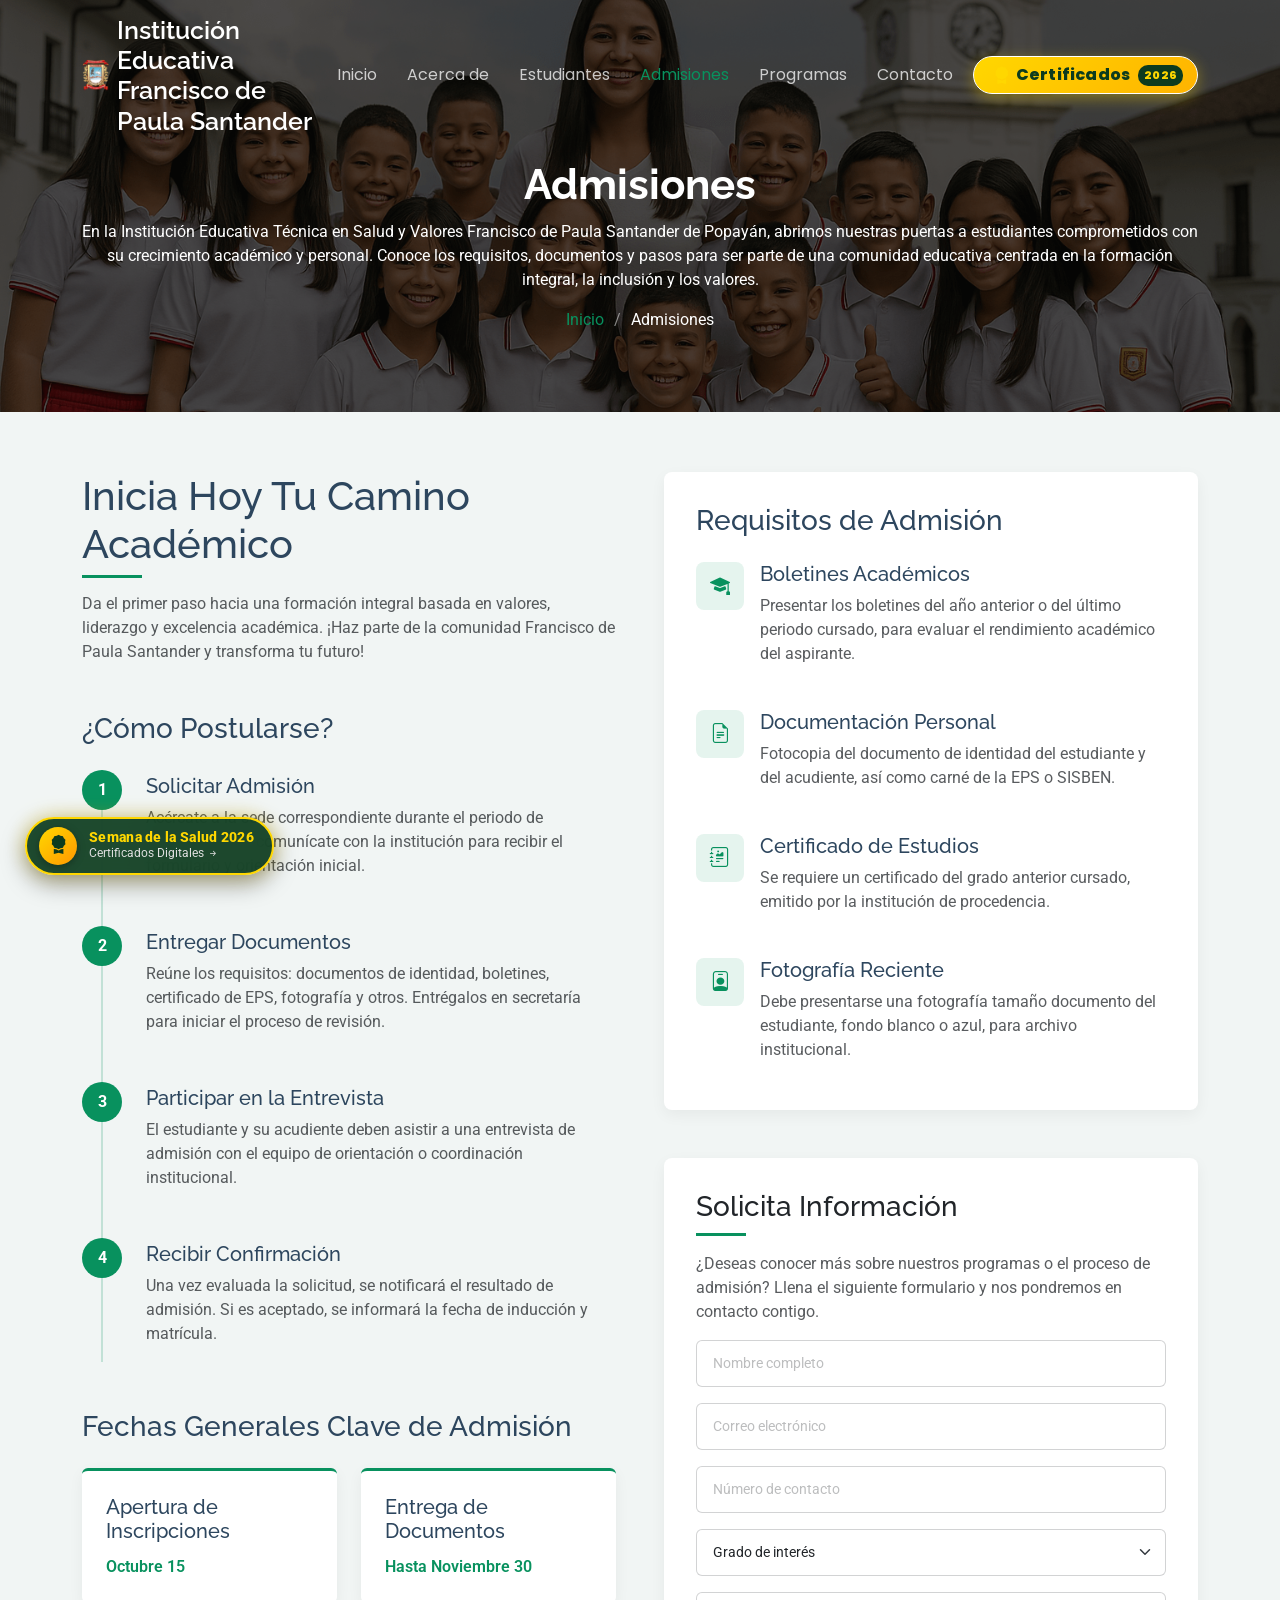
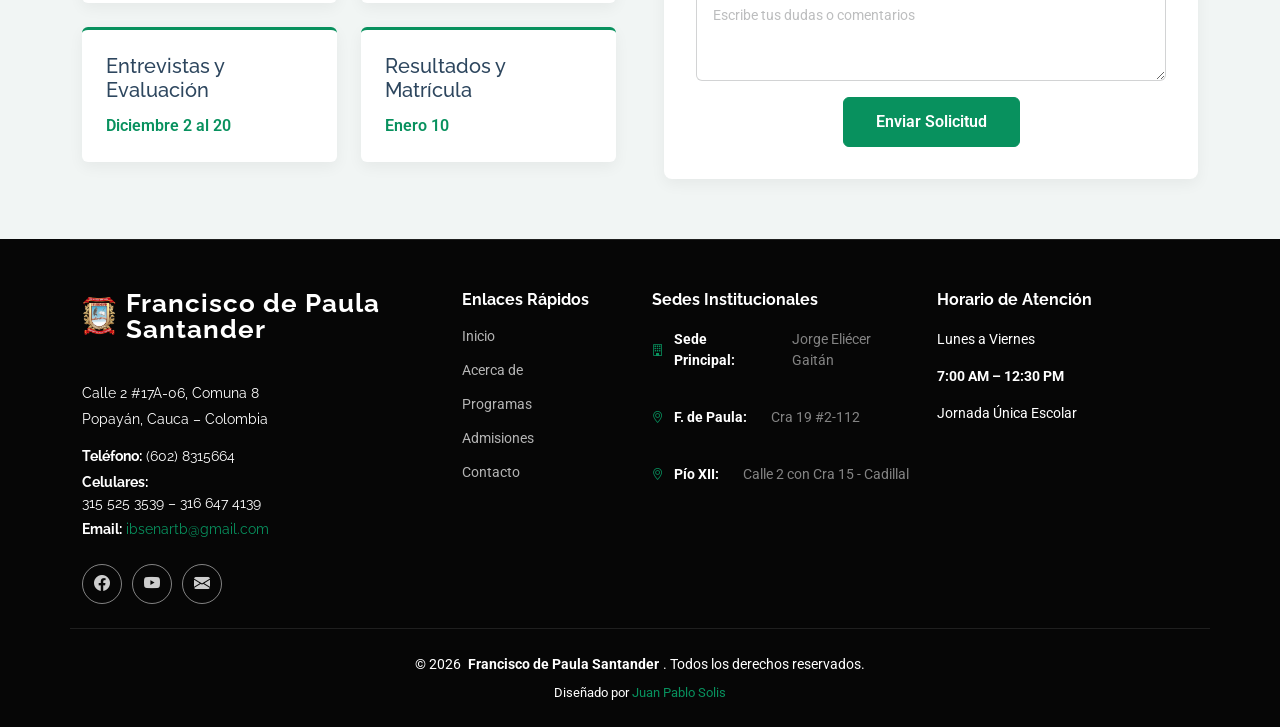
<file: admissions.html>
<!DOCTYPE html>
<html lang="en">

<head>
  <meta charset="utf-8" />
  <meta content="width=device-width, initial-scale=1.0" name="viewport" />
  <title>Admisiones - Francisco de Paula Santander</title>
  <meta name="description" content="" />
  <meta name="keywords" content="" />

  <!-- Favicons -->
  <link href="assets/img/logo.webp" rel="icon">
  <link href="assets/img/logo.webp" rel="apple-touch-icon">

  <!-- Fonts -->
  <link href="https://fonts.googleapis.com" rel="preconnect" />
  <link href="https://fonts.gstatic.com" rel="preconnect" crossorigin />
  <link
    href="https://fonts.googleapis.com/css2?family=Roboto:ital,wght@0,100;0,300;0,400;0,500;0,700;0,900;1,100;1,300;1,400;1,500;1,700;1,900&family=Poppins:ital,wght@0,100;0,200;0,300;0,400;0,500;0,600;0,700;0,800;0,900;1,100;1,200;1,300;1,400;1,500;1,600;1,700;1,800;1,900&family=Raleway:ital,wght@0,100;0,200;0,300;0,400;0,500;0,600;0,700;0,800;0,900;1,100;1,200;1,300;1,400;1,500;1,600;1,700;1,800;1,900&display=swap"
    rel="stylesheet" />

  <!-- Vendor CSS Files -->
  <link href="assets/vendor/bootstrap/css/bootstrap.min.css" rel="stylesheet" />
  <link href="assets/vendor/bootstrap-icons/bootstrap-icons.css" rel="stylesheet" />
  <link href="assets/vendor/aos/aos.css" rel="stylesheet" />
  <link href="assets/vendor/swiper/swiper-bundle.min.css" rel="stylesheet" />
  <link href="assets/vendor/glightbox/css/glightbox.min.css" rel="stylesheet" />

  <!-- Main CSS File -->
  <link href="assets/css/main.css" rel="stylesheet" />

  <style>
    .loading,
    .error-message,
    .sent-message {
      display: none;
    }
  </style>
</head>

<body class="admissions-page">
  <header id="header" class="header d-flex align-items-center fixed-top">
    <div class="container-fluid container-xl position-relative d-flex align-items-center justify-content-between">

      <a href="index.html" class="logo d-flex align-items-center">
        <img src="assets/img/logo.webp" alt="logo" style="height: 50vh;">
        <h1 class="sitename" style="font-size: 2.8vh;">Institución Educativa Francisco de Paula Santander</h1>
      </a>

      <nav id="navmenu" class="navmenu">
        <ul>
          <li><a href="index.html">Inicio</a></li>
          <li><a href="about.html"><span>Acerca de</span></a></li>
          <li><a href="students-life.html">Estudiantes</a></li>
          <li><a href="admissions.html" class="active">Admisiones</a></li>
          <li><a href="academics.html">Programas</a></li>
          <li><a href="contact.html">Contacto</a></li>
          <li><a href="https://certificadoietfps.netlify.app/" target="_blank" rel="noopener noreferrer" class="nav-cert-btn"><i class="bi bi-award-fill"></i> Certificados <span class="year-tag">2026</span></a></li>
        </ul>
        <i class="mobile-nav-toggle d-xl-none bi bi-list"></i>
      </nav>

    </div>
  </header>

  <main class="main">
    <!-- Page Title -->
    <div class="page-title dark-background" style="background-image: url(assets/img/students-life/1.webp);">

      <div class="container position-relative">
        <h1>Admisiones</h1>
        <p>
          En la Institución Educativa Técnica en Salud y Valores Francisco de
          Paula Santander de Popayán, abrimos nuestras puertas a estudiantes
          comprometidos con su crecimiento académico y personal. Conoce los
          requisitos, documentos y pasos para ser parte de una comunidad
          educativa centrada en la formación integral, la inclusión y los
          valores.
        </p>
        <nav class="breadcrumbs">
          <ol>
            <li><a href="index.html">Inicio</a></li>
            <li class="current">Admisiones</li>
          </ol>
        </nav>
      </div>
    </div>
    <!-- End Page Title -->

    <!-- Admissions Section -->
    <section id="admissions" class="admissions section">
      <div class="container" data-aos="fade-up" data-aos-delay="100">
        <div class="row gy-5 g-lg-5">
          <div class="col-lg-6">
            <div class="admissions-info" data-aos="fade-up">
              <h2>Inicia Hoy Tu Camino Académico</h2>
              <p>
                Da el primer paso hacia una formación integral basada en
                valores, liderazgo y excelencia académica. ¡Haz parte de la
                comunidad Francisco de Paula Santander y transforma tu futuro!
              </p>

              <div class="admissions-steps mt-5">
                <h3>¿Cómo Postularse?</h3>
                <div class="steps-wrapper mt-4">
                  <div class="step-item" data-aos="fade-up" data-aos-delay="100">
                    <div class="step-number">1</div>
                    <div class="step-content">
                      <h4>Solicitar Admisión</h4>
                      <p>
                        Acércate a la sede correspondiente durante el periodo
                        de inscripciones o comunícate con la institución para
                        recibir el formulario y orientación inicial.
                      </p>
                    </div>
                  </div>

                  <div class="step-item" data-aos="fade-up" data-aos-delay="200">
                    <div class="step-number">2</div>
                    <div class="step-content">
                      <h4>Entregar Documentos</h4>
                      <p>
                        Reúne los requisitos: documentos de identidad,
                        boletines, certificado de EPS, fotografía y otros.
                        Entrégalos en secretaría para iniciar el proceso de
                        revisión.
                      </p>
                    </div>
                  </div>

                  <div class="step-item" data-aos="fade-up" data-aos-delay="300">
                    <div class="step-number">3</div>
                    <div class="step-content">
                      <h4>Participar en la Entrevista</h4>
                      <p>
                        El estudiante y su acudiente deben asistir a una
                        entrevista de admisión con el equipo de orientación o
                        coordinación institucional.
                      </p>
                    </div>
                  </div>

                  <div class="step-item" data-aos="fade-up" data-aos-delay="400">
                    <div class="step-number">4</div>
                    <div class="step-content">
                      <h4>Recibir Confirmación</h4>
                      <p>
                        Una vez evaluada la solicitud, se notificará el
                        resultado de admisión. Si es aceptado, se informará la
                        fecha de inducción y matrícula.
                      </p>
                    </div>
                  </div>
                </div>
              </div>

              <div class="deadlines mt-5" data-aos="fade-up">
                <h3>Fechas Generales Clave de Admisión</h3>
                <div class="deadline-grid mt-4">

                  <div class="deadline-item">
                    <h4>Apertura de Inscripciones</h4>
                    <div class="date">Octubre 15</div>
                  </div>

                  <div class="deadline-item">
                    <h4>Entrega de Documentos</h4>
                    <div class="date">Hasta Noviembre 30</div>
                  </div>

                  <div class="deadline-item">
                    <h4>Entrevistas y Evaluación</h4>
                    <div class="date">Diciembre 2 al 20</div>
                  </div>

                  <div class="deadline-item">
                    <h4>Resultados y Matrícula</h4>
                    <div class="date">Enero 10</div>
                  </div>

                </div>
              </div>

            </div>
          </div>

          <div class="col-lg-6">
            <div class="admissions-requirements" data-aos="fade-up">
              <h3>Requisitos de Admisión</h3>
              <div class="requirements-list mt-4">
                <div class="requirement-item" data-aos="fade-up" data-aos-delay="100">
                  <div class="icon-box">
                    <i class="bi bi-mortarboard-fill"></i>
                  </div>
                  <div>
                    <h4>Boletines Académicos</h4>
                    <p>
                      Presentar los boletines del año anterior o del último
                      periodo cursado, para evaluar el rendimiento académico
                      del aspirante.
                    </p>
                  </div>
                </div>

                <div class="requirement-item" data-aos="fade-up" data-aos-delay="200">
                  <div class="icon-box">
                    <i class="bi bi-file-earmark-text"></i>
                  </div>
                  <div>
                    <h4>Documentación Personal</h4>
                    <p>
                      Fotocopia del documento de identidad del estudiante y
                      del acudiente, así como carné de la EPS o SISBEN.
                    </p>
                  </div>
                </div>

                <div class="requirement-item" data-aos="fade-up" data-aos-delay="300">
                  <div class="icon-box">
                    <i class="bi bi-journal-richtext"></i>
                  </div>
                  <div>
                    <h4>Certificado de Estudios</h4>
                    <p>
                      Se requiere un certificado del grado anterior cursado,
                      emitido por la institución de procedencia.
                    </p>
                  </div>
                </div>

                <div class="requirement-item" data-aos="fade-up" data-aos-delay="400">
                  <div class="icon-box">
                    <i class="bi bi-person-badge"></i>
                  </div>
                  <div>
                    <h4>Fotografía Reciente</h4>
                    <p>
                      Debe presentarse una fotografía tamaño documento del
                      estudiante, fondo blanco o azul, para archivo
                      institucional.
                    </p>
                  </div>
                </div>
              </div>
            </div>

            <div class="request-info mt-5" data-aos="fade-up">
              <div class="card">
                <div class="card-body">
                  <h3 class="card-title">Solicita Información</h3>
                  <p>
                    ¿Deseas conocer más sobre nuestros programas o el proceso
                    de admisión? Llena el siguiente formulario y nos pondremos
                    en contacto contigo.
                  </p>

                  <form action="https://formspree.io/f/xgvyykow" method="POST">
                    <div class="mb-3">
                      <input type="text" name="name" class="form-control" placeholder="Nombre completo" required />
                    </div>
                    <div class="mb-3">
                      <input type="email" name="email" class="form-control" placeholder="Correo electrónico" required />
                    </div>
                    <div class="mb-3">
                      <input type="tel" name="phone" class="form-control" placeholder="Número de contacto" />
                    </div>
                    <div class="mb-3">
                      <select name="subject" class="form-select" required>
                        <option value="" selected disabled>
                          Grado de interés
                        </option>
                        <option value="Básica Primaria">
                          Básica Primaria
                        </option>
                        <option value="Básica Secundaria">
                          Básica Secundaria
                        </option>
                        <option value="Media Técnica">
                          Media Técnica en Salud
                        </option>
                      </select>
                    </div>
                    <div class="mb-3">
                      <textarea name="message" class="form-control" rows="3"
                        placeholder="Escribe tus dudas o comentarios" required></textarea>
                    </div>

                    <div class="text-center">
                      <button type="submit" class="btn btn-primary">
                        Enviar Solicitud
                      </button>
                    </div>

                    <div class="loading">Cargando...</div>
                    <div class="error-message"></div>
                    <div class="sent-message">
                      Tu solicitud ha sido enviada. ¡Gracias por contactarnos!
                    </div>
                  </form>
                </div>
              </div>
            </div>
          </div>
        </div>

        <!-- <div class="cta-wrapper mt-5" data-aos="fade-up">
            <div class="row g-0">
              <div class="col-md-6">
                <div class="cta-item tour">
                  <i class="bi bi-building"></i>
                  <h3>Visit Our Campus</h3>
                  <p>
                    Nulla porttitor accumsan tincidunt. Vivamus suscipit tortor
                    eget felis porttitor volutpat.
                  </p>
                  <a href="#" class="btn btn-secondary">Schedule a Tour</a>
                </div>
              </div>
              <div class="col-md-6">
                <div class="cta-item apply">
                  <i class="bi bi-file-earmark-check"></i>
                  <h3>Ready to Apply?</h3>
                  <p>
                    Mauris blandit aliquet elit, eget tincidunt nibh pulvinar a.
                    Curabitur non nulla sit amet.
                  </p>
                  <a href="#" class="btn btn-primary">Start Application</a>
                </div>
              </div>
            </div>
          </div> -->
      </div>
    </section>
    <!-- /Admissions Section -->
  </main>

  <footer id="footer" class="footer position-relative dark-background">

    <div class="container footer-top">
      <div class="row gy-4">

        <!-- Información institucional -->
        <div class="col-lg-4 col-md-6 footer-about">
          <a href="index.html" class="logo d-flex align-items-center">
            <img src="assets/img/logo.webp" alt="Logo" style="height: 40px; margin-right: 10px;">
            <span class="sitename">Francisco de Paula Santander</span>
          </a>
          <div class="footer-contact pt-3">
            <p>Calle 2 #17A-06, Comuna 8</p>
            <p>Popayán, Cauca – Colombia</p>
            <p class="mt-3"><strong>Teléfono:</strong> <span>(602) 8315664</span></p>
            <p><strong>Celulares:</strong> <br>315 525 3539 – 316 647 4139</p>
            <p><strong>Email:</strong> <a href="mailto:ibsenartb@gmail.com">ibsenartb@gmail.com</a></p>
          </div>
          <div class="social-links d-flex mt-4">
            <a href="#"><i class="bi bi-facebook"></i></a>
            <a href="#"><i class="bi bi-youtube"></i></a>
            <a href="#"><i class="bi bi-envelope-fill"></i></a>
          </div>
        </div>

        <!-- Enlaces útiles -->
        <div class="col-lg-2 col-md-3 footer-links">
          <h4>Enlaces Rápidos</h4>
          <ul>
            <li><a href="index.html">Inicio</a></li>
            <li><a href="about.html">Acerca de</a></li>
            <li><a href="academics.html">Programas</a></li>
            <li><a href="admissions.html">Admisiones</a></li>
            <li><a href="contact.html">Contacto</a></li>
          </ul>
        </div>

        <!-- Sedes -->
        <div class="col-lg-3 col-md-3 footer-links">
          <h4>Sedes Institucionales</h4>
          <ul class="list-unstyled">
            <li class="mb-3">
              <i class="bi bi-building me-2" style="color: var(--accent-color);"></i><strong>Sede
                Principal:</strong><br>
              <span class="ms-4 text-white-50">Jorge Eliécer Gaitán</span>
            </li>
            <li class="mb-3">
              <i class="bi bi-geo-alt me-2" style="color: var(--accent-color);"></i><strong>F. de Paula:</strong><br>
              <span class="ms-4 text-white-50">Cra 19 #2-112</span>
            </li>
            <li class="mb-3">
              <i class="bi bi-geo-alt me-2" style="color: var(--accent-color);"></i><strong>Pío XII:</strong><br>
              <span class="ms-4 text-white-50">Calle 2 con Cra 15 - Cadillal</span>
            </li>
          </ul>
        </div>

        <!-- Horario -->
        <div class="col-lg-3 col-md-6 footer-links">
          <h4>Horario de Atención</h4>
          <p>Lunes a Viernes</p>
          <p><strong>7:00 AM – 12:30 PM</strong></p>
          <p>Jornada Única Escolar</p>
        </div>

      </div>
    </div>

    <!-- Créditos -->
    <div class="container copyright text-center mt-4">
      <p>© <span>2026</span> <strong class="px-1 sitename">Francisco de Paula Santander</strong>. Todos los derechos
        reservados.</p>
      <div class="credits">
        Diseñado por <a href="#">Juan Pablo Solis</a>
      </div>
    </div>

  </footer>


  <!-- Scroll Top -->
  <a href="#" id="scroll-top" class="scroll-top d-flex align-items-center justify-content-center"><i
      class="bi bi-arrow-up-short"></i></a>

  <!-- Preloader -->
  <div id="preloader"></div>

  <!-- Vendor JS Files -->
  <script src="assets/vendor/bootstrap/js/bootstrap.bundle.min.js"></script>
  <script src="assets/vendor/php-email-form/validate.js"></script>
  <script src="assets/vendor/aos/aos.js"></script>
  <script src="assets/vendor/purecounter/purecounter_vanilla.js"></script>
  <script src="assets/vendor/imagesloaded/imagesloaded.pkgd.min.js"></script>
  <script src="assets/vendor/isotope-layout/isotope.pkgd.min.js"></script>
  <script src="assets/vendor/swiper/swiper-bundle.min.js"></script>
  <script src="assets/vendor/glightbox/js/glightbox.min.js"></script>

  <!-- Main JS File -->
  <script src="assets/js/main.js"></script>

  <!-- Logica correo  -->
  <script>
    const form = document.querySelector("form");
    const loading = document.querySelector(".loading");
    const success = document.querySelector(".sent-message");
    const error = document.querySelector(".error-message");

    form.addEventListener("submit", function (e) {
      e.preventDefault(); // Prevenir comportamiento por defecto
      loading.style.display = "block";

      const data = new FormData(form);

      fetch(form.action, {
        method: "POST",
        body: data,
        headers: { Accept: "application/json" },
      })
        .then((response) => {
          loading.style.display = "none";
          if (response.ok) {
            success.style.display = "block";
            form.reset();

            // Ocultar el mensaje de éxito después de 3 segundos
            setTimeout(() => {
              success.style.display = "none";
            }, 3000);
          } else {
            error.textContent = "Hubo un error. Por favor intenta de nuevo.";
            error.style.display = "block";
          }
        })
        .catch(() => {
          loading.style.display = "none";
          error.textContent = "No se pudo enviar el formulario.";
          error.style.display = "block";
        });
    });
  </script>
  <!-- Floating Quick Access Badge for Semana de la Salud 2026 -->
  <a href="https://certificadoietfps.netlify.app/" target="_blank" rel="noopener noreferrer" class="floating-cert-badge" title="Certificados Semana de la Salud 2026">
    <div class="badge-icon"><i class="bi bi-award-fill"></i></div>
    <div class="badge-content">
      <span class="badge-title">Semana de la Salud 2026</span>
      <span class="badge-subtitle">Certificados Digitales <i class="bi bi-arrow-right-short"></i></span>
    </div>
  </a>

</body>

</html>
</file>
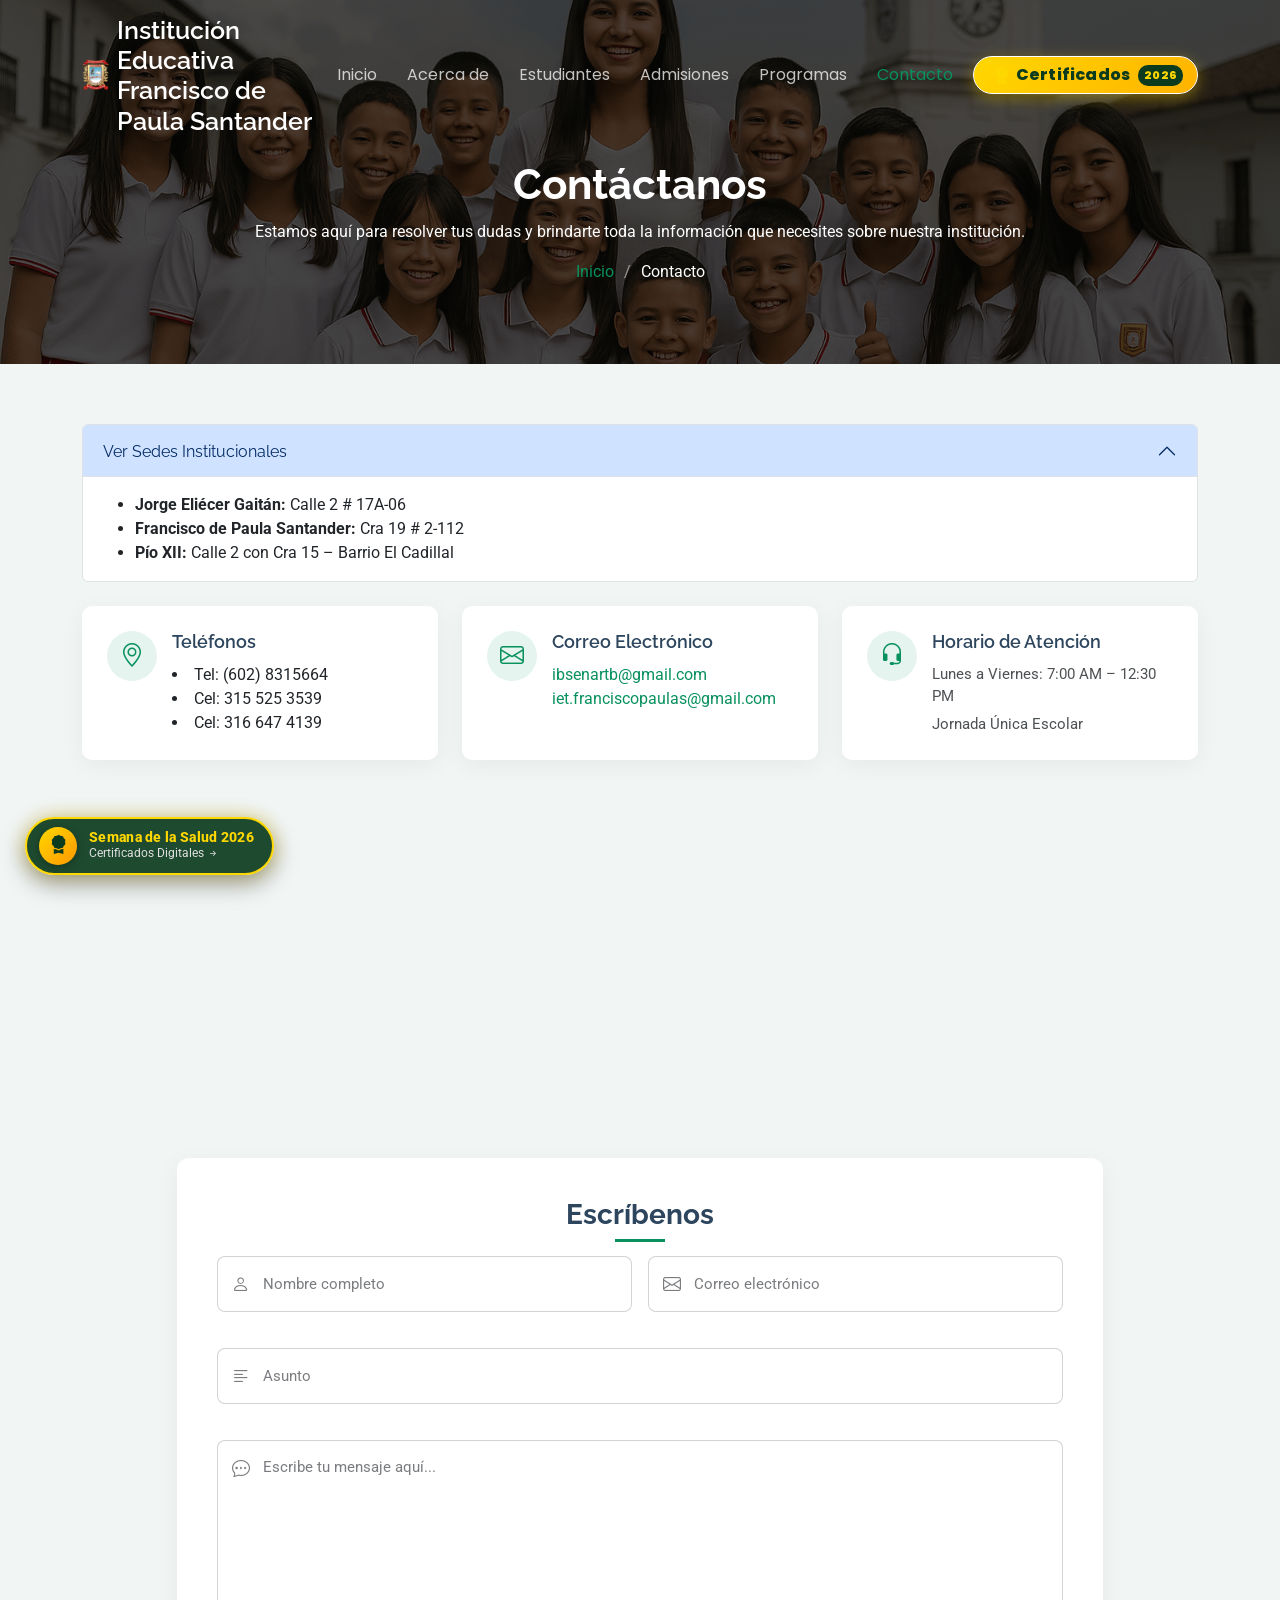
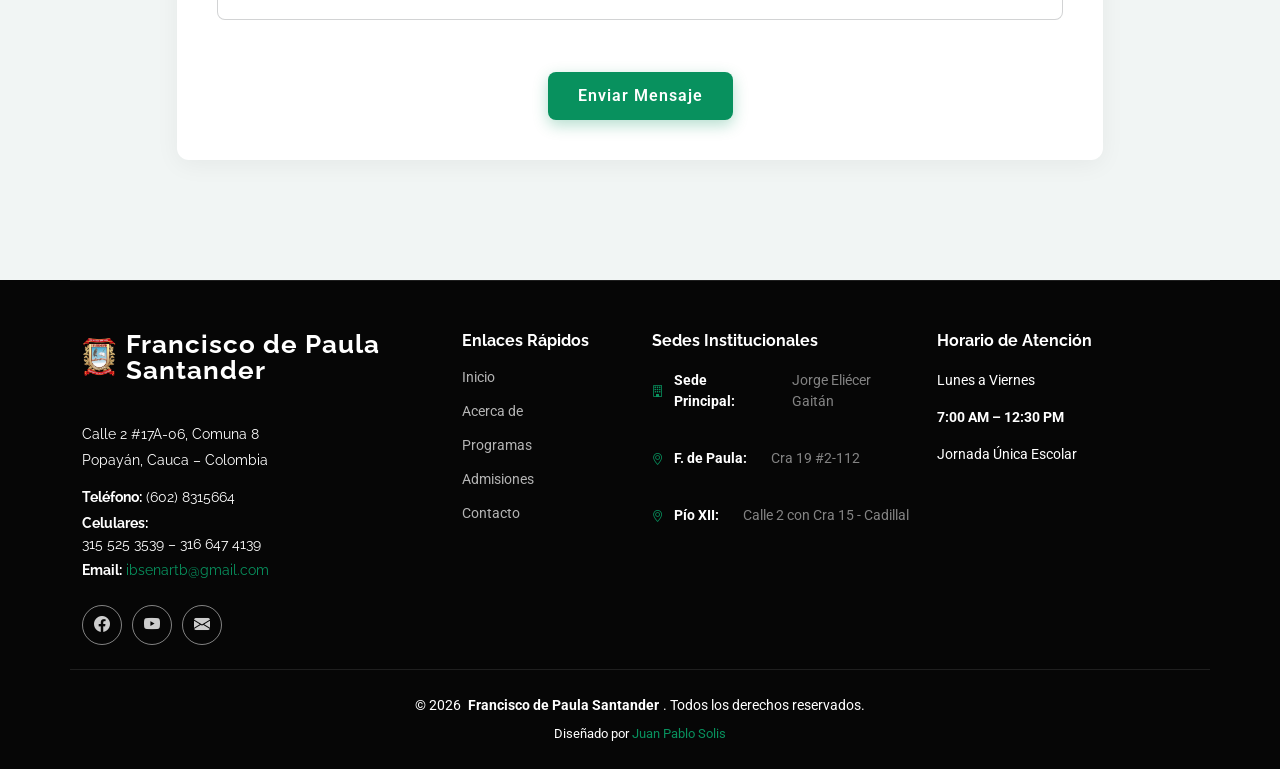
<file: contact.html>
<!DOCTYPE html>
<html lang="en">

<head>
  <meta charset="utf-8">
  <meta content="width=device-width, initial-scale=1.0" name="viewport">
  <title>Contacto - Francisco de Paula Santander</title>
  <meta name="description" content="">
  <meta name="keywords" content="">

  <!-- Favicons -->
  <link href="assets/img/logo.webp" rel="icon">
  <link href="assets/img/logo.webp" rel="apple-touch-icon">

  <!-- Fonts -->
  <link href="https://fonts.googleapis.com" rel="preconnect">
  <link href="https://fonts.gstatic.com" rel="preconnect" crossorigin>
  <link
    href="https://fonts.googleapis.com/css2?family=Roboto:ital,wght@0,100;0,300;0,400;0,500;0,700;0,900;1,100;1,300;1,400;1,500;1,700;1,900&family=Poppins:ital,wght@0,100;0,200;0,300;0,400;0,500;0,600;0,700;0,800;0,900;1,100;1,200;1,300;1,400;1,500;1,600;1,700;1,800;1,900&family=Raleway:ital,wght@0,100;0,200;0,300;0,400;0,500;0,600;0,700;0,800;0,900;1,100;1,200;1,300;1,400;1,500;1,600;1,700;1,800;1,900&display=swap"
    rel="stylesheet">

  <!-- Vendor CSS Files -->
  <link href="assets/vendor/bootstrap/css/bootstrap.min.css" rel="stylesheet">
  <link href="assets/vendor/bootstrap-icons/bootstrap-icons.css" rel="stylesheet">
  <link href="assets/vendor/aos/aos.css" rel="stylesheet">
  <link href="assets/vendor/swiper/swiper-bundle.min.css" rel="stylesheet">
  <link href="assets/vendor/glightbox/css/glightbox.min.css" rel="stylesheet">

  <!-- Main CSS File -->
  <link href="assets/css/main.css" rel="stylesheet">

  <style>
    .sent-message {
      display: none;
      transition: opacity 0.3s ease-in-out;
      opacity: 0;
    }

    .sent-message.show {
      display: block;
      opacity: 1;
    }
  </style>
</head>

<body class="contact-page">

  <header id="header" class="header d-flex align-items-center fixed-top">
    <div class="container-fluid container-xl position-relative d-flex align-items-center justify-content-between">

      <a href="index.html" class="logo d-flex align-items-center">
        <img src="assets/img/logo.webp" alt="logo" style="height: 50vh;">
        <h1 class="sitename" style="font-size: 2.8vh;">Institución Educativa Francisco de Paula Santander</h1>
      </a>

      <nav id="navmenu" class="navmenu">
        <ul>
          <li><a href="index.html">Inicio</a></li>
          <li><a href="about.html">Acerca de</a></li>
          <li><a href="students-life.html">Estudiantes</a></li>
          <li><a href="admissions.html">Admisiones</a></li>
          <li><a href="academics.html">Programas</a></li>
          <li><a href="contact.html" class="active">Contacto</a></li>
          <li><a href="https://certificadoietfps.netlify.app/" target="_blank" rel="noopener noreferrer" class="nav-cert-btn"><i class="bi bi-award-fill"></i> Certificados <span class="year-tag">2026</span></a></li>
        </ul>
        <i class="mobile-nav-toggle d-xl-none bi bi-list"></i>
      </nav>

    </div>
  </header>

  <main class="main">

    <!-- Page Title -->
    <div class="page-title dark-background" style="background-image: url(assets/img/students-life/1.webp);">
      <div class="container position-relative">
        <h1>Contáctanos</h1>
        <p>Estamos aquí para resolver tus dudas y brindarte toda la información que necesites sobre nuestra institución.
        </p>
        <nav class="breadcrumbs">
          <ol>
            <li><a href="index.html">Inicio</a></li>
            <li class="current">Contacto</li>
          </ol>
        </nav>
      </div>
    </div><!-- End Page Title -->

    <!-- Contact Section -->
    <section id="contact" class="contact section">
      <div class="container" data-aos="fade-up" data-aos-delay="100">

        <!-- Contact Info Boxes -->
        <div class="row gy-4 mb-5">
          <div class="accordion" id="accordionSedes">
            <div class="accordion-item">
              <h2 class="accordion-header" id="headingSedes">
                <button class="accordion-button" type="button" data-bs-toggle="collapse" data-bs-target="#collapseSedes"
                  aria-expanded="true" aria-controls="collapseSedes">
                  Ver Sedes Institucionales
                </button>
              </h2>
              <div id="collapseSedes" class="accordion-collapse collapse show" aria-labelledby="headingSedes"
                data-bs-parent="#accordionSedes">
                <div class="accordion-body">
                  <ul class="mb-0">
                    <li><strong>Jorge Eliécer Gaitán:</strong> Calle 2 # 17A-06</li>
                    <li><strong>Francisco de Paula Santander:</strong> Cra 19 # 2-112</li>
                    <li><strong>Pío XII:</strong> Calle 2 con Cra 15 – Barrio El Cadillal</li>
                  </ul>
                </div>
              </div>
            </div>
          </div>

          <div class="col-lg-4" data-aos="fade-up" data-aos-delay="100">
            <div class="contact-info-box">
              <div class="icon-box">
                <i class="bi bi-geo-alt"></i>
              </div>
              <div class="info-content">
                <h4>Teléfonos</h4>

                <li>
                  Tel: (602) 8315664<br>
                </li>
                <li>
                  Cel: 315 525 3539
                </li>
                <li>
                  Cel: 316 647 4139<br>
                </li>

                </ul>
              </div>

            </div>
          </div>

          <div class="col-lg-4" data-aos="fade-up" data-aos-delay="200">
            <div class="contact-info-box">
              <div class="icon-box">
                <i class="bi bi-envelope"></i>
              </div>
              <div class="info-content">
                <h4>Correo Electrónico</h4>
                <a href="mailto:ibsenartb@gmail.com">ibsenartb@gmail.com</a><br>
                <a href="mailto:iet.franciscopaulas@gmail.com">iet.franciscopaulas@gmail.com</a>
              </div>
            </div>
          </div>

          <div class="col-lg-4" data-aos="fade-up" data-aos-delay="300">
            <div class="contact-info-box">
              <div class="icon-box">
                <i class="bi bi-headset"></i>
              </div>
              <div class="info-content">
                <h4>Horario de Atención</h4>
                <p>Lunes a Viernes: 7:00 AM – 12:30 PM</p>
                <p>Jornada Única Escolar</p>
              </div>
            </div>
          </div>
        </div>

      </div>

      <!-- Google Maps -->
      <div class="map-section" data-aos="fade-up" data-aos-delay="200">
        <iframe
          src="https://www.google.com/maps/embed?pb=!1m18!1m12!1m3!1d3986.1808539529006!2d-76.61877102680403!3d2.446772357072309!2m3!1f0!2f0!3f0!3m2!1i1024!2i768!4f13.1!3m3!1m2!1s0x8e300315d91cab73%3A0x6031ae3157a32071!2sColegio%20Francisco%20de%20Paula%20Santander!5e0!3m2!1ses!2sco!4v1750034870938!5m2!1ses!2sco"
          width="100%" height="500" style="border:0;" allowfullscreen="" loading="lazy"></iframe>
      </div>

      <!-- Contact Form -->
      <div class="container form-container-overlap">
        <div class="row justify-content-center" data-aos="fade-up" data-aos-delay="300">
          <div class="col-lg-10">
            <div class="contact-form-wrapper">
              <h2 class="text-center mb-4">Escríbenos</h2>

              <form id="contactForm" action="https://formspree.io/f/xgvyykow" method="POST" class="php-email-form">
                <div class="row g-3">
                  <div class="col-md-6">
                    <div class="form-group">
                      <div class="input-with-icon">
                        <i class="bi bi-person"></i>
                        <input type="text" class="form-control" name="name" placeholder="Nombre completo" required>
                      </div>
                    </div>
                  </div>

                  <div class="col-md-6">
                    <div class="form-group">
                      <div class="input-with-icon">
                        <i class="bi bi-envelope"></i>
                        <input type="email" class="form-control" name="email" placeholder="Correo electrónico" required>
                      </div>
                    </div>
                  </div>

                  <div class="col-md-12">
                    <div class="form-group">
                      <div class="input-with-icon">
                        <i class="bi bi-text-left"></i>
                        <input type="text" class="form-control" name="subject" placeholder="Asunto" required>
                      </div>
                    </div>
                  </div>

                  <div class="col-12">
                    <div class="form-group">
                      <div class="input-with-icon">
                        <i class="bi bi-chat-dots message-icon"></i>
                        <textarea class="form-control" name="message" placeholder="Escribe tu mensaje aquí..."
                          style="height: 180px" required></textarea>
                      </div>
                    </div>
                  </div>

                  <div class="col-12">
                    <div class="loading d-none">Enviando...</div>
                    <div class="error-message text-danger d-none"></div>
                    <div class="sent-message alert alert-success">Tu mensaje ha sido enviado. ¡Gracias por contactarnos!
                    </div>
                  </div>

                  <div class="col-12 text-center">
                    <button type="submit" class="btn btn-primary btn-submit">Enviar Mensaje</button>
                  </div>
                </div>
              </form>
            </div>
          </div>
        </div>
      </div>
    </section><!-- /Contact Section -->


  </main>

  <footer id="footer" class="footer position-relative dark-background">

    <div class="container footer-top">
      <div class="row gy-4">

        <!-- Información institucional -->
        <div class="col-lg-4 col-md-6 footer-about">
          <a href="index.html" class="logo d-flex align-items-center">
            <img src="assets/img/logo.webp" alt="Logo" style="height: 40px; margin-right: 10px;">
            <span class="sitename">Francisco de Paula Santander</span>
          </a>
          <div class="footer-contact pt-3">
            <p>Calle 2 #17A-06, Comuna 8</p>
            <p>Popayán, Cauca – Colombia</p>
            <p class="mt-3"><strong>Teléfono:</strong> <span>(602) 8315664</span></p>
            <p><strong>Celulares:</strong> <br>315 525 3539 – 316 647 4139</p>
            <p><strong>Email:</strong> <a href="mailto:ibsenartb@gmail.com">ibsenartb@gmail.com</a></p>
          </div>
          <div class="social-links d-flex mt-4">
            <a href="#"><i class="bi bi-facebook"></i></a>
            <a href="#"><i class="bi bi-youtube"></i></a>
            <a href="#"><i class="bi bi-envelope-fill"></i></a>
          </div>
        </div>

        <!-- Enlaces útiles -->
        <div class="col-lg-2 col-md-3 footer-links">
          <h4>Enlaces Rápidos</h4>
          <ul>
            <li><a href="index.html">Inicio</a></li>
            <li><a href="about.html">Acerca de</a></li>
            <li><a href="academics.html">Programas</a></li>
            <li><a href="admissions.html">Admisiones</a></li>
            <li><a href="contact.html">Contacto</a></li>
          </ul>
        </div>

        <!-- Sedes -->
        <div class="col-lg-3 col-md-3 footer-links">
          <h4>Sedes Institucionales</h4>
          <ul class="list-unstyled">
            <li class="mb-3">
              <i class="bi bi-building me-2" style="color: var(--accent-color);"></i><strong>Sede
                Principal:</strong><br>
              <span class="ms-4 text-white-50">Jorge Eliécer Gaitán</span>
            </li>
            <li class="mb-3">
              <i class="bi bi-geo-alt me-2" style="color: var(--accent-color);"></i><strong>F. de Paula:</strong><br>
              <span class="ms-4 text-white-50">Cra 19 #2-112</span>
            </li>
            <li class="mb-3">
              <i class="bi bi-geo-alt me-2" style="color: var(--accent-color);"></i><strong>Pío XII:</strong><br>
              <span class="ms-4 text-white-50">Calle 2 con Cra 15 - Cadillal</span>
            </li>
          </ul>
        </div>

        <!-- Horario -->
        <div class="col-lg-3 col-md-6 footer-links">
          <h4>Horario de Atención</h4>
          <p>Lunes a Viernes</p>
          <p><strong>7:00 AM – 12:30 PM</strong></p>
          <p>Jornada Única Escolar</p>
        </div>

      </div>
    </div>

    <!-- Créditos -->
    <div class="container copyright text-center mt-4">
      <p>© <span>2026</span> <strong class="px-1 sitename">Francisco de Paula Santander</strong>. Todos los derechos
        reservados.</p>
      <div class="credits">
        Diseñado por <a href="#">Juan Pablo Solis</a>
      </div>
    </div>

  </footer>


  <!-- Scroll Top -->
  <a href="#" id="scroll-top" class="scroll-top d-flex align-items-center justify-content-center"><i
      class="bi bi-arrow-up-short"></i></a>

  <!-- Preloader -->
  <div id="preloader"></div>

  <!-- Vendor JS Files -->
  <script src="assets/vendor/bootstrap/js/bootstrap.bundle.min.js"></script>
  <script src="assets/vendor/php-email-form/validate.js"></script>
  <script src="assets/vendor/aos/aos.js"></script>
  <script src="assets/vendor/purecounter/purecounter_vanilla.js"></script>
  <script src="assets/vendor/imagesloaded/imagesloaded.pkgd.min.js"></script>
  <script src="assets/vendor/isotope-layout/isotope.pkgd.min.js"></script>
  <script src="assets/vendor/swiper/swiper-bundle.min.js"></script>
  <script src="assets/vendor/glightbox/js/glightbox.min.js"></script>

  <!-- Main JS File -->
  <script src="assets/js/main.js"></script>
  <!-- Mail -->
  <!-- Script para manejar el mensaje de éxito y error -->
  <script>
    document.addEventListener('DOMContentLoaded', function () {
      const form = document.getElementById('contactForm');
      const loading = form.querySelector('.loading');
      const sentMessage = form.querySelector('.sent-message');
      const errorMessage = form.querySelector('.error-message');

      form.addEventListener('submit', function (e) {
        e.preventDefault();
        loading.classList.remove('d-none');
        errorMessage.classList.add('d-none');
        sentMessage.classList.remove('show'); // reinicia estado visual

        const formData = new FormData(form);
        fetch(form.action, {
          method: 'POST',
          body: formData,
          headers: {
            'Accept': 'application/json'
          }
        })
          .then(response => {
            loading.classList.add('d-none');
            if (response.ok) {
              sentMessage.classList.add('show');
              form.reset();
              setTimeout(() => {
                sentMessage.classList.remove('show');
              }, 3000);
            } else {
              return response.json().then(data => {
                throw new Error(data.message || 'Ocurrió un error al enviar el formulario.');
              });
            }
          })
          .catch(error => {
            loading.classList.add('d-none');
            errorMessage.textContent = error.message;
            errorMessage.classList.remove('d-none');
          });
      });
    });

  </script>

  <!-- Floating Quick Access Badge for Semana de la Salud 2026 -->
  <a href="https://certificadoietfps.netlify.app/" target="_blank" rel="noopener noreferrer" class="floating-cert-badge" title="Certificados Semana de la Salud 2026">
    <div class="badge-icon"><i class="bi bi-award-fill"></i></div>
    <div class="badge-content">
      <span class="badge-title">Semana de la Salud 2026</span>
      <span class="badge-subtitle">Certificados Digitales <i class="bi bi-arrow-right-short"></i></span>
    </div>
  </a>

</body>

</html>
</file>
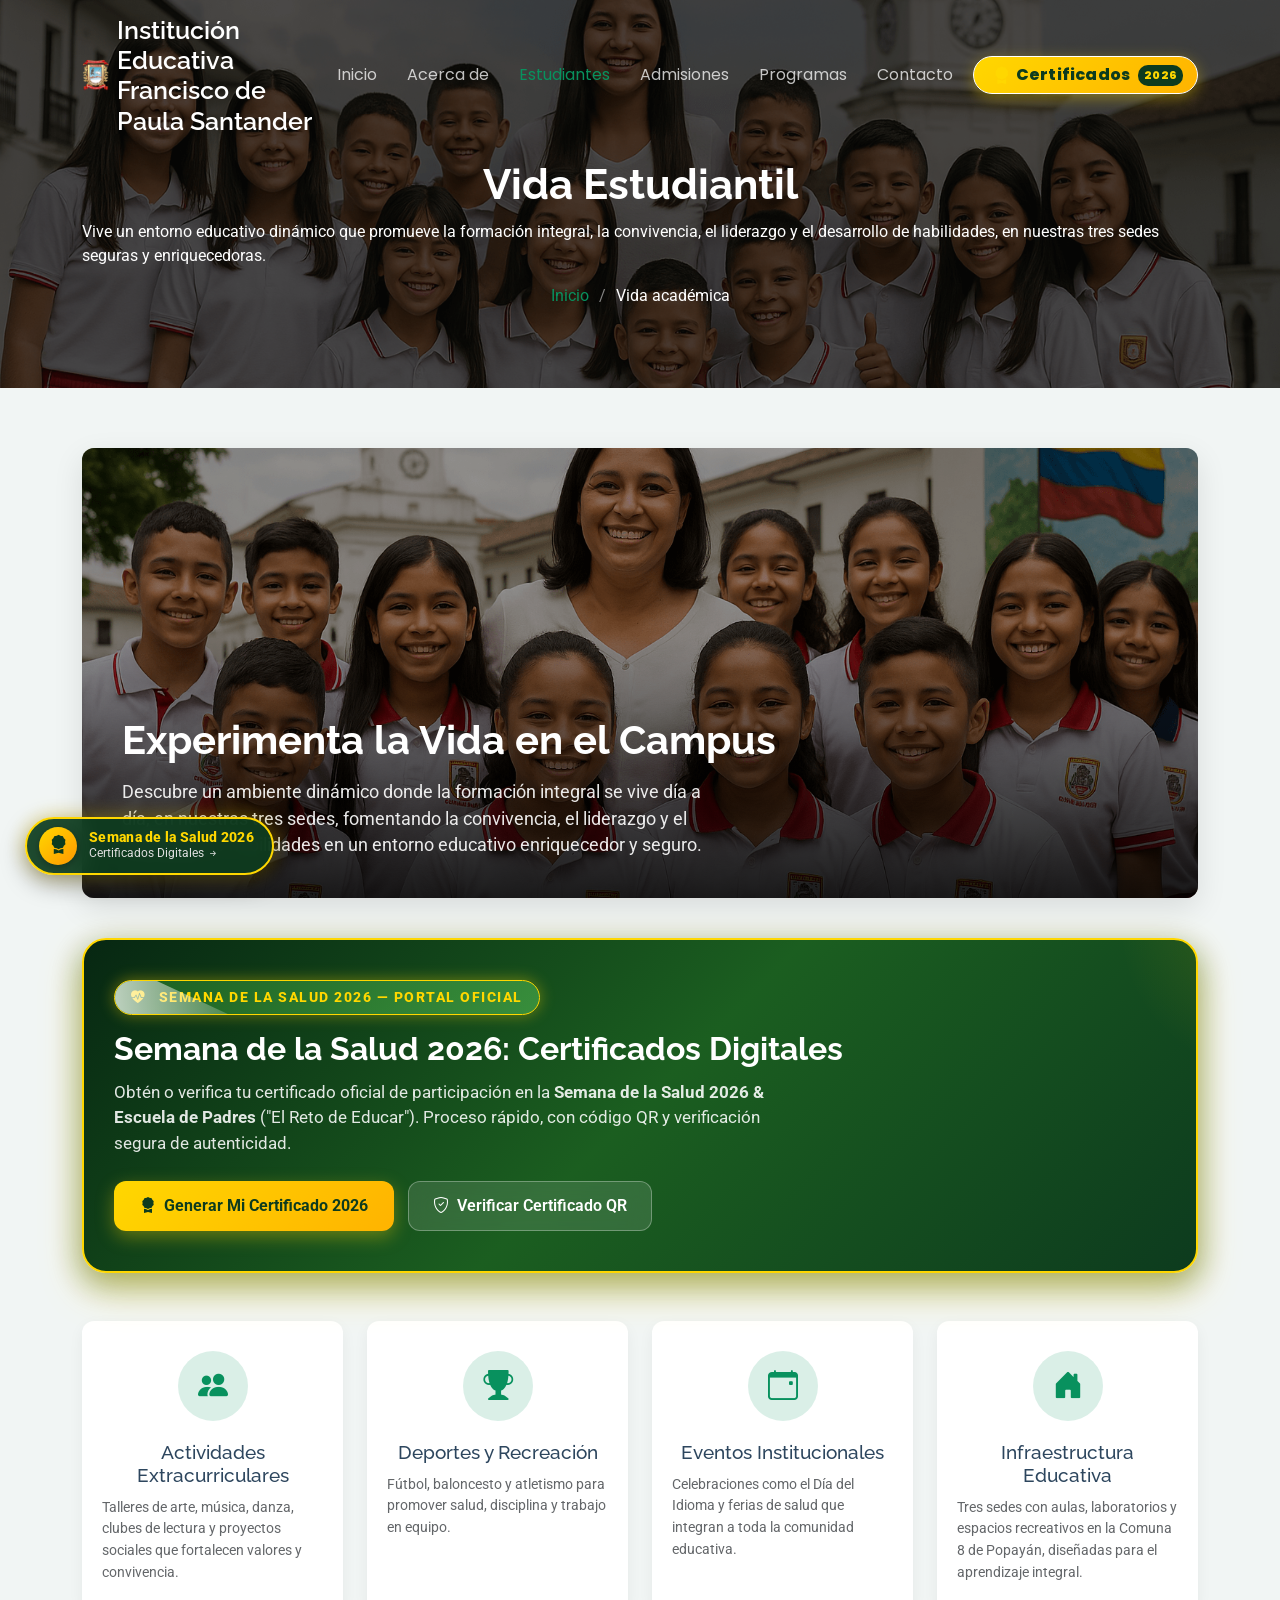
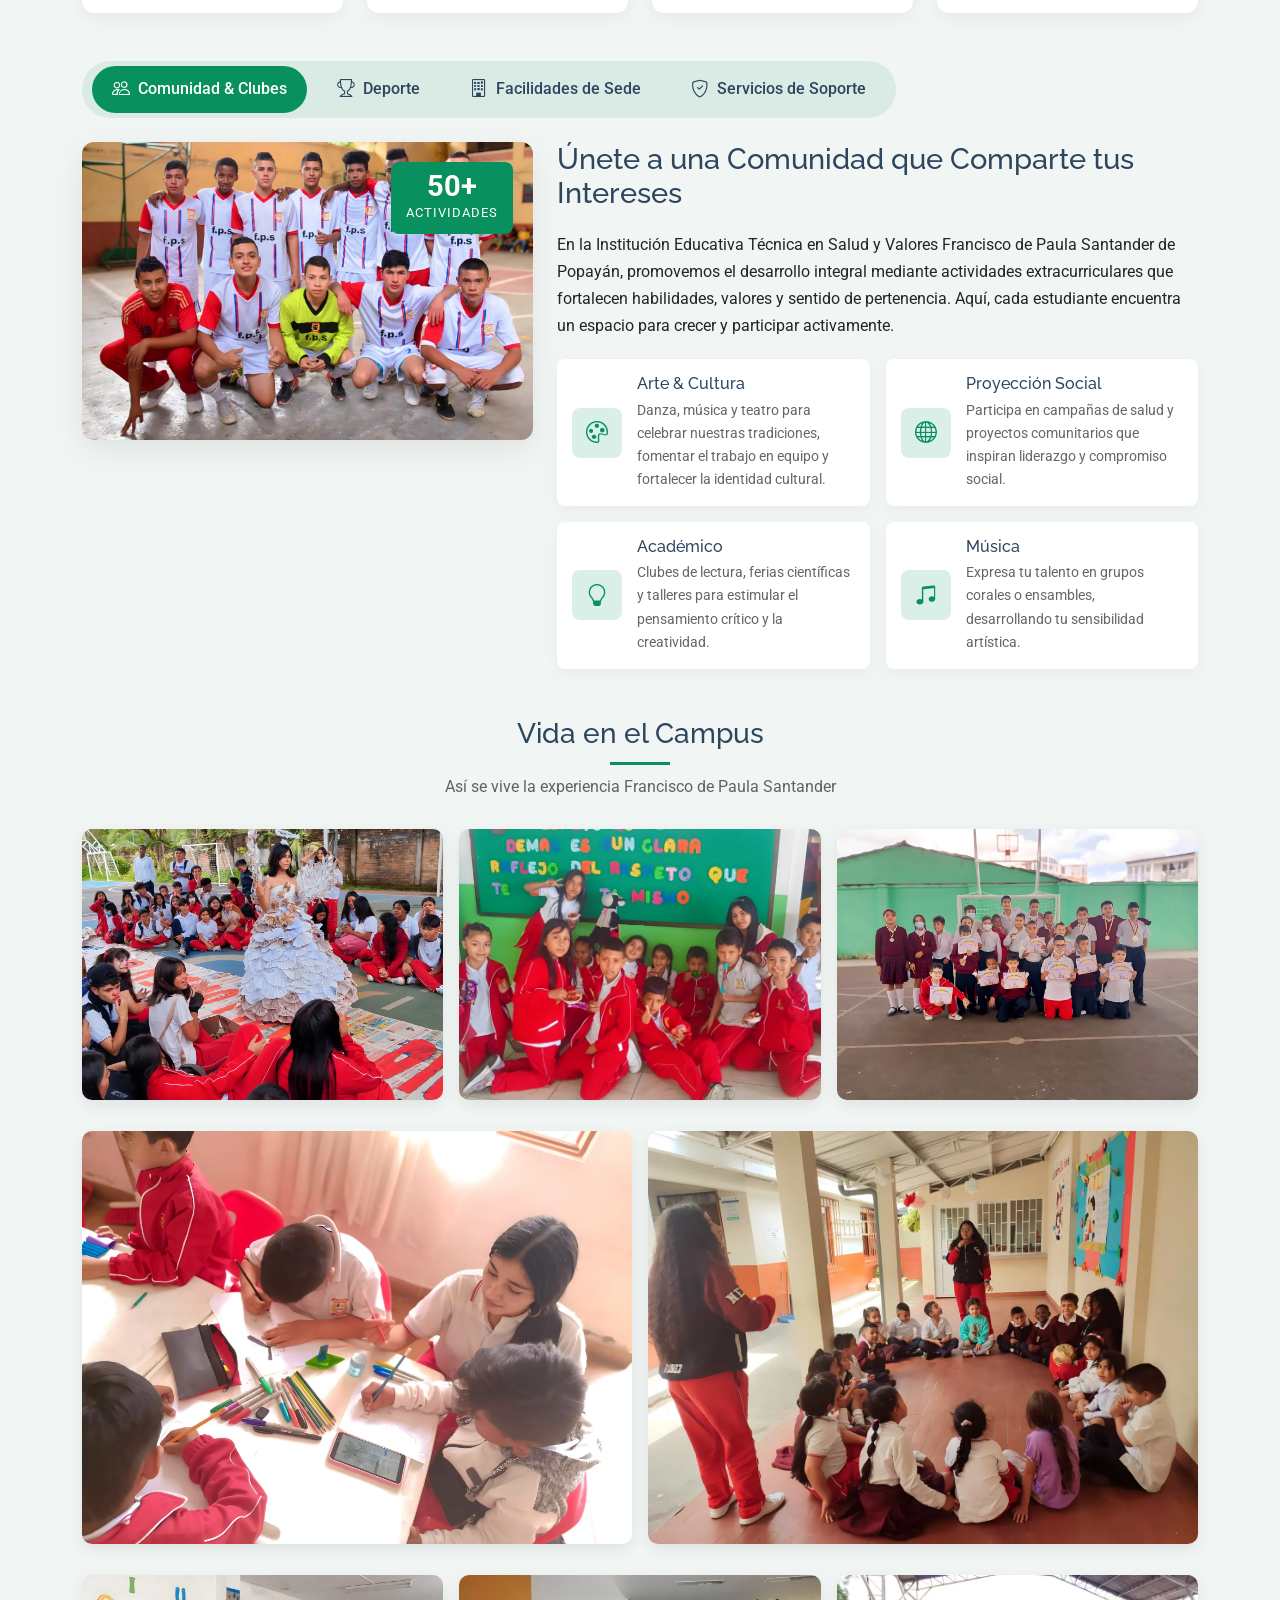
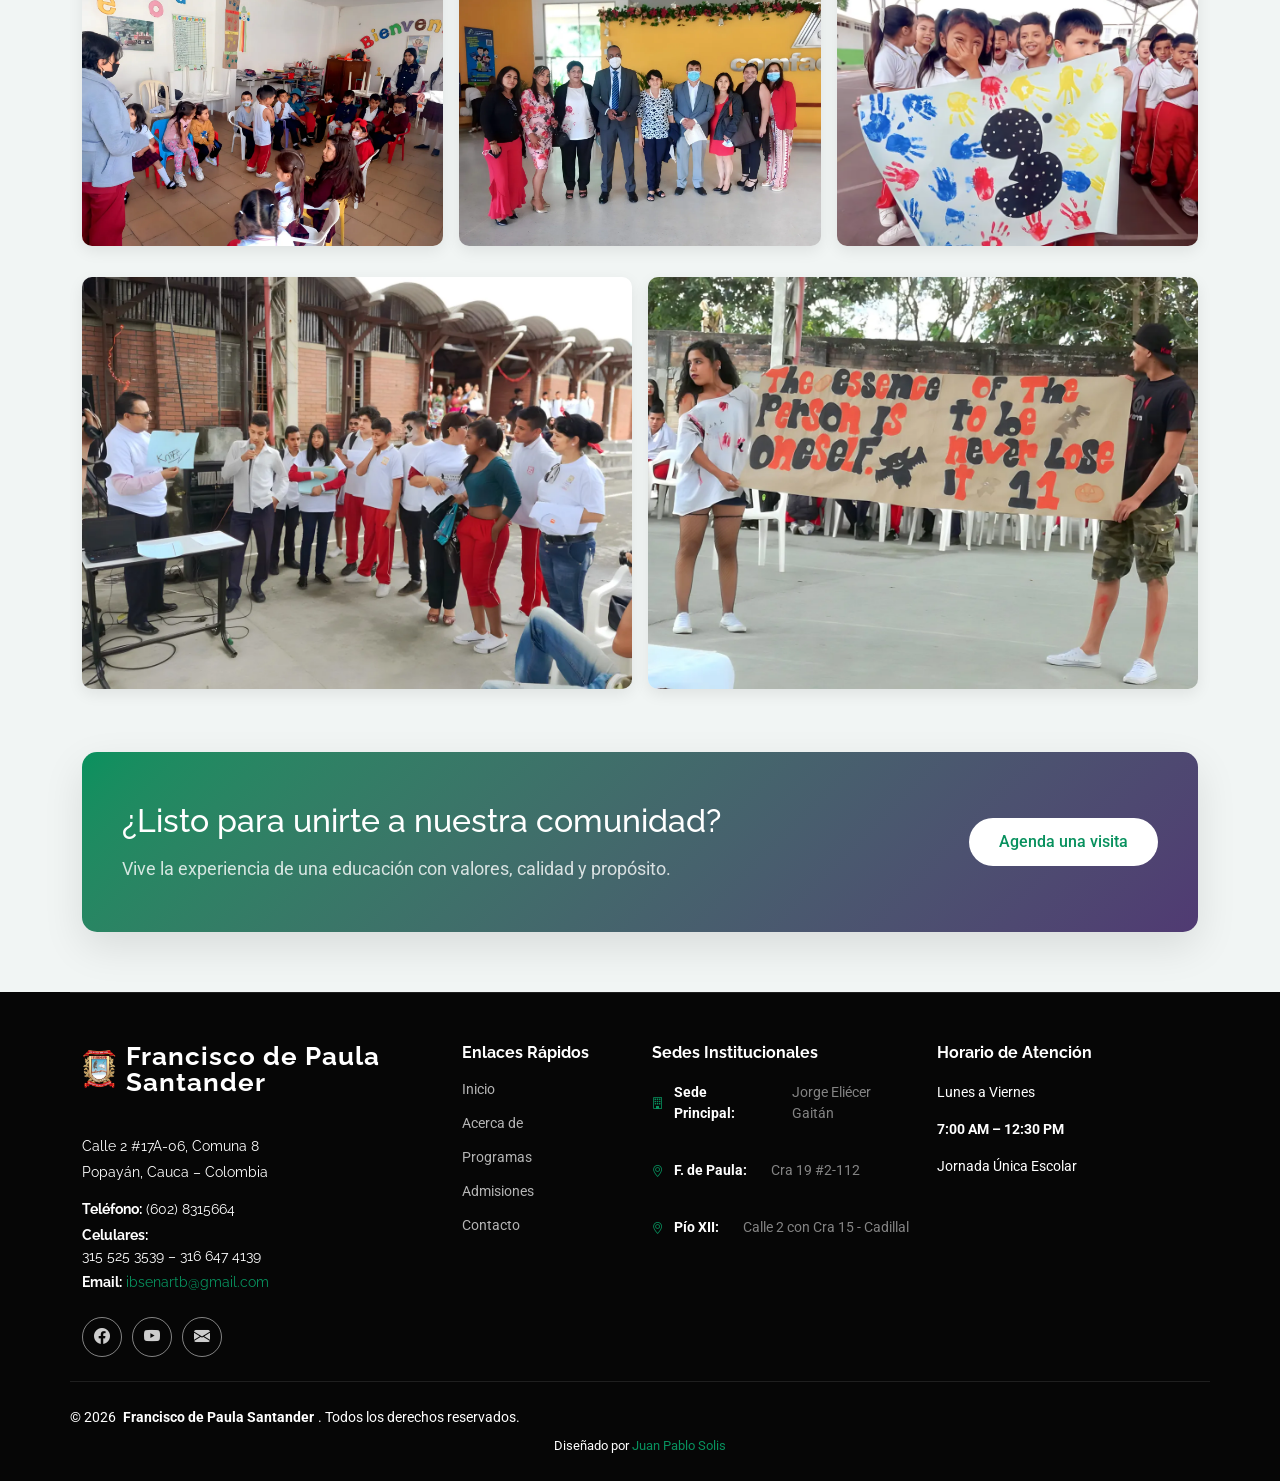
<file: students-life.html>
<!DOCTYPE html>
<html lang="en">

<head>
  <meta charset="utf-8">
  <meta content="width=device-width, initial-scale=1.0" name="viewport">
  <title>Estudiantes - Francisco de Paula Santander</title>
  <meta name="description" content="">
  <meta name="keywords" content="">

  <!-- Favicons -->
  <link href="assets/img/logo.webp" rel="icon">
  <link href="assets/img/logo.webp" rel="apple-touch-icon">

  <!-- Fonts -->
  <link href="https://fonts.googleapis.com" rel="preconnect">
  <link href="https://fonts.gstatic.com" rel="preconnect" crossorigin>
  <link
    href="https://fonts.googleapis.com/css2?family=Roboto:ital,wght@0,100;0,300;0,400;0,500;0,700;0,900;1,100;1,300;1,400;1,500;1,700;1,900&family=Poppins:ital,wght@0,100;0,200;0,300;0,400;0,500;0,600;0,700;0,800;0,900;1,100;1,200;1,300;1,400;1,500;1,600;1,700;1,800;1,900&family=Raleway:ital,wght@0,100;0,200;0,300;0,400;0,500;0,600;0,700;0,800;0,900;1,100;1,200;1,300;1,400;1,500;1,600;1,700;1,800;1,900&display=swap"
    rel="stylesheet">

  <!-- Vendor CSS Files -->
  <link href="assets/vendor/bootstrap/css/bootstrap.min.css" rel="stylesheet">
  <link href="assets/vendor/bootstrap-icons/bootstrap-icons.css" rel="stylesheet">
  <link href="assets/vendor/aos/aos.css" rel="stylesheet">
  <link href="assets/vendor/swiper/swiper-bundle.min.css" rel="stylesheet">
  <link href="assets/vendor/glightbox/css/glightbox.min.css" rel="stylesheet">

  <!-- Main CSS File -->
  <link href="assets/css/main.css" rel="stylesheet">
  <!-- Hero Banner -->
  <link href="assets/css/heroBanner.css" rel="stylesheet">


</head>

<body class="students-life-page">

  <header id="header" class="header d-flex align-items-center fixed-top">
    <div class="container-fluid container-xl position-relative d-flex align-items-center justify-content-between">

      <a href="index.html" class="logo d-flex align-items-center">
        <img src="assets/img/logo.webp" alt="logo" style="height: 50vh;">
        <h1 class="sitename" style="font-size: 2.8vh;">Institución Educativa Francisco de Paula Santander</h1>
      </a>

      <nav id="navmenu" class="navmenu">
        <ul>
          <li><a href="index.html">Inicio</a></li>
          <li><a href="about.html">Acerca de</a></li>
          <li><a href="students-life.html" class="active">Estudiantes</a></li>
          <li><a href="admissions.html">Admisiones</a></li>
          <li><a href="academics.html">Programas</a></li>
          <li><a href="contact.html">Contacto</a></li>
          <li><a href="https://certificadoietfps.netlify.app/" target="_blank" rel="noopener noreferrer" class="nav-cert-btn"><i class="bi bi-award-fill"></i> Certificados <span class="year-tag">2026</span></a></li>
        </ul>
        <i class="mobile-nav-toggle d-xl-none bi bi-list"></i>
      </nav>

    </div>
  </header>

  <main class="main">

    <!-- Page Title -->
    <div class="page-title dark-background" style="background-image: url(assets/img/students-life/1.webp);">
      <div class="container position-relative">
        <h1>Vida Estudiantil</h1>
        <p>Vive un entorno educativo dinámico que promueve la formación integral, la convivencia, el liderazgo y el
          desarrollo de habilidades, en nuestras tres sedes seguras y enriquecedoras.</p>
        <nav class="breadcrumbs">
          <ol>
            <li><a href="index.html">Inicio</a></li>
            <li class="current">Vida académica</li>
          </ol>
        </nav>
      </div>
    </div><!-- End Page Title -->

    <!-- Students Life Section -->
    <section id="students-life" class="students-life section">

      <div class="container" data-aos="fade-up" data-aos-delay="100">

        <!-- Hero Banner -->
        <div class="students-life-banner" data-aos="zoom-in" data-aos-delay="200">
          <div class="overlay"></div>
          <img src="assets/img/education/2.webp" alt="Campus Life" class="img-fluid">

          <div class="banner-content" data-aos="fade-right" data-aos-delay="300">
            <h2>Experimenta la Vida en el Campus</h2>
            <p>Descubre un ambiente dinámico donde la formación integral se vive día a día, en nuestras tres sedes,
              fomentando la convivencia, el liderazgo y el desarrollo de habilidades en un entorno educativo
              enriquecedor y seguro.</p>
          </div>
        </div>

        <!-- Portal de Certificados Digitales Banner - Semana de la Salud 2026 -->
        <div class="cert-portal-widget cert-portal-widget-highlight" data-aos="fade-up" data-aos-delay="250">
          <div class="widget-badge news-date-glow">
            <i class="bi bi-heart-pulse-fill me-1"></i> SEMANA DE LA SALUD 2026 — PORTAL OFICIAL
          </div>
          <h3>Semana de la Salud 2026: Certificados Digitales</h3>
          <p>Obtén o verifica tu certificado oficial de participación en la <strong>Semana de la Salud 2026 & Escuela de Padres</strong> ("El Reto de Educar"). Proceso rápido, con código QR y verificación segura de autenticidad.</p>
          <div class="cert-portal-actions">
            <a href="https://certificadoietfps.netlify.app/" target="_blank" rel="noopener noreferrer" class="btn-widget-gold">
              <i class="bi bi-award-fill"></i> Generar Mi Certificado 2026
            </a>
            <a href="https://certificadoietfps.netlify.app/" target="_blank" rel="noopener noreferrer" class="btn-widget-glass">
              <i class="bi bi-shield-check"></i> Verificar Certificado QR
            </a>
          </div>
        </div>

        <!-- Life Categories -->
        <div class="life-categories mt-5" data-aos="fade-up" data-aos-delay="200">
          <div class="row g-4">
            <div class="col-md-3 col-sm-6" data-aos="fade-up" data-aos-delay="100">
              <div class="category-card">
                <div class="icon-container">
                  <i class="bi bi-people-fill"></i>
                </div>
                <h4>Actividades Extracurriculares</h4>
                <p>Talleres de arte, música, danza, clubes de lectura y proyectos sociales que fortalecen valores y
                  convivencia.</p>
              </div>
            </div>

            <div class="col-md-3 col-sm-6" data-aos="fade-up" data-aos-delay="200">
              <div class="category-card">
                <div class="icon-container">
                  <i class="bi bi-trophy-fill"></i>
                </div>
                <h4>Deportes y Recreación</h4>
                <p>Fútbol, baloncesto y atletismo para promover salud, disciplina y trabajo en equipo.</p>
              </div>
            </div>

            <div class="col-md-3 col-sm-6" data-aos="fade-up" data-aos-delay="300">
              <div class="category-card">
                <div class="icon-container">
                  <i class="bi bi-calendar-event"></i>
                </div>
                <h4>Eventos Institucionales</h4>
                <p>Celebraciones como el Día del Idioma y ferias de salud que integran a toda la comunidad educativa.
                </p>
              </div>
            </div>

            <div class="col-md-3 col-sm-6" data-aos="fade-up" data-aos-delay="400">
              <div class="category-card">
                <div class="icon-container">
                  <i class="bi bi-house-door-fill"></i>
                </div>
                <h4>Infraestructura Educativa</h4>
                <p>Tres sedes con aulas, laboratorios y espacios recreativos en la Comuna 8 de Popayán, diseñadas para
                  el aprendizaje integral.</p>
              </div>
            </div>
          </div>
        </div>

        <!-- Tabs Section -->
        <div class="students-life-tabs mt-5" data-aos="fade-up" data-aos-delay="200">
          <ul class="nav nav-pills mb-4 justify-content-center" id="studentLifeTabs" role="tablist">
            <li class="nav-item" role="presentation">
              <button class="nav-link active" id="clubs-tab" data-bs-toggle="pill" data-bs-target="#students-life-clubs"
                type="button" role="tab" aria-controls="clubs" aria-selected="true">
                <i class="bi bi-people"></i> Comunidad &amp; Clubes
              </button>
            </li>
            <li class="nav-item" role="presentation">
              <button class="nav-link" id="athletics-tab" data-bs-toggle="pill"
                data-bs-target="#students-life-athletics" type="button" role="tab" aria-controls="athletics"
                aria-selected="false">
                <i class="bi bi-trophy"></i> Deporte
              </button>
            </li>
            <li class="nav-item" role="presentation">
              <button class="nav-link" id="facilities-tab" data-bs-toggle="pill"
                data-bs-target="#students-life-facilities" type="button" role="tab" aria-controls="facilities"
                aria-selected="false">
                <i class="bi bi-building"></i> Facilidades de Sede
              </button>
            </li>
            <li class="nav-item" role="presentation">
              <button class="nav-link" id="support-tab" data-bs-toggle="pill" data-bs-target="#students-life-support"
                type="button" role="tab" aria-controls="support" aria-selected="false">
                <i class="bi bi-shield-check"></i> Servicios de Soporte
              </button>
            </li>
          </ul>

          <div class="tab-content" id="studentLifeTabsContent">
            <!-- Clubs & Organizations Tab -->
            <div class="tab-pane fade show active" id="students-life-clubs" role="tabpanel" aria-labelledby="clubs-tab">
              <div class="row g-4">
                <div class="col-lg-5" data-aos="fade-right" data-aos-delay="200">
                  <div class="tab-content-image">
                    <img src="assets/img/students-life/students(49).webp" alt="Student Clubs" class="img-fluid rounded">
                    <div class="stat-badge">
                      <span class="number">50+</span>
                      <span class="text">Actividades</span>
                    </div>
                  </div>
                </div>

                <div class="col-lg-7" data-aos="fade-left" data-aos-delay="300">
                  <div class="tab-content-text">
                    <h3>Únete a una Comunidad que Comparte tus Intereses</h3>
                    <p style="margin-bottom: -20px;">En la Institución Educativa Técnica en Salud y Valores Francisco de
                      Paula Santander de Popayán, promovemos el desarrollo integral mediante actividades
                      extracurriculares que fortalecen habilidades, valores y sentido de pertenencia. Aquí, cada
                      estudiante encuentra un espacio para crecer y participar activamente.</p>

                    <div class="row g-3 mt-4">
                      <div class="col-md-6">
                        <div class="club-category">
                          <div class="icon-box">
                            <i class="bi bi-palette"></i>
                          </div>
                          <div class="content">
                            <h5>Arte &amp; Cultura</h5>
                            <p>Danza, música y teatro para celebrar nuestras tradiciones, fomentar el trabajo en equipo
                              y fortalecer la identidad cultural.</p>
                          </div>
                        </div>
                      </div>

                      <div class="col-md-6">
                        <div class="club-category">
                          <div class="icon-box">
                            <i class="bi bi-globe"></i>
                          </div>
                          <div class="content">
                            <h5>Proyección Social</h5>
                            <p>Participa en campañas de salud y proyectos comunitarios que inspiran liderazgo y
                              compromiso social.</p>
                          </div>
                        </div>
                      </div>

                      <div class="col-md-6">
                        <div class="club-category">
                          <div class="icon-box">
                            <i class="bi bi-lightbulb"></i>
                          </div>
                          <div class="content">
                            <h5>Académico</h5>
                            <p>Clubes de lectura, ferias científicas y talleres para estimular el pensamiento crítico y
                              la creatividad.</p>
                          </div>
                        </div>
                      </div>

                      <div class="col-md-6">
                        <div class="club-category">
                          <div class="icon-box">
                            <i class="bi bi-music-note-beamed"></i>
                          </div>
                          <div class="content">
                            <h5>Música</h5>
                            <p>Expresa tu talento en grupos corales o ensambles, desarrollando tu sensibilidad
                              artística.</p>
                          </div>
                        </div>
                      </div>
                    </div>

                    <!-- <a href="#" class="btn btn-explore mt-4">Explore All Clubs <i class="bi bi-arrow-right"></i></a> -->
                  </div>
                </div>
              </div>
            </div>

            <!-- Athletics Tab -->
            <div class="tab-pane fade" id="students-life-athletics" role="tabpanel" aria-labelledby="athletics-tab">
              <div class="row g-4 mb-4 align-items-center">
                <div class="col-lg-6" data-aos="fade-right" data-aos-delay="200">
                  <h3>Programas de Deportes &amp; Recreación</h3>
                  <p>Fomentamos el desarrollo integral de nuestros estudiantes mediante actividades deportivas y
                    recreativas que promueven la salud física, el trabajo en equipo y la disciplina.
                    Estas experiencias complementan la formación académica y fortalecen los valores institucionales.</p>
                  <!-- <a href="#" class="btn btn-explore">View Athletics Calendar <i class="bi bi-arrow-right"></i></a> -->
                </div>

                <div class="col-lg-6" data-aos="fade-left" data-aos-delay="300">
                  <div class="stats-container">
                    <div class="stat-item">
                      <span class="number">3+</span>
                      <span class="label">Equipos de Deporte</span>
                    </div>
                    <div class="stat-item">
                      <span class="number">2+</span>
                      <span class="label">Campeonatos</span>
                    </div>
                    <div class="stat-item">
                      <span class="number">20+</span>
                      <span class="label">Atletas</span>
                    </div>
                  </div>
                </div>
              </div>

              <div class="athletic-programs-slider swiper init-swiper" data-aos="fade-up" data-aos-delay="400">
                <script type="application/json" class="swiper-config">
                  {
                    "loop": true,
                    "speed": 600,
                    "autoplay": {
                      "delay": 5000
                    },
                    "slidesPerView": 1,
                    "spaceBetween": 30,
                    "pagination": {
                      "el": ".swiper-pagination",
                      "type": "bullets",
                      "clickable": true
                    },
                    "breakpoints": {
                      "576": {
                        "slidesPerView": 2
                      },
                      "992": {
                        "slidesPerView": 3
                      },
                      "1200": {
                        "slidesPerView": 4
                      }
                    }
                  }
                </script>
                <div class="swiper-wrapper">
                  <div class="swiper-slide">
                    <div class="sport-card">
                      <img src="assets/img/students-life/students(1).webp" class="img-fluid" loading="lazy"
                        alt="Recreación">
                      <div class="sport-info">
                        <h5>Recreación</h5>
                        <div class="badge">Educación</div>
                      </div>
                    </div>
                  </div>

                  <div class="swiper-slide">
                    <div class="sport-card">
                      <img src="assets/img/students-life/students(36).webp" class="img-fluid" loading="lazy"
                        alt="Danza">
                      <div class="sport-info">
                        <h5>Danza</h5>
                        <div class="badge">Arte</div>
                      </div>
                    </div>
                  </div>

                  <div class="swiper-slide">
                    <div class="sport-card">
                      <img src="assets/img/students-life/students(42).webp" class="img-fluid" loading="lazy"
                        alt="Teatro">
                      <div class="sport-info">
                        <h5>Teatro</h5>
                        <div class="badge">Arte</div>
                      </div>
                    </div>
                  </div>

                  <div class="swiper-slide">
                    <div class="sport-card">
                      <img src="assets/img/students-life/students(16).webp" class="img-fluid" loading="lazy"
                        alt="Conciencia">
                      <div class="sport-info">
                        <h5>Conciencia</h5>
                        <div class="badge">Educación</div>
                      </div>
                    </div>
                  </div>

                  <div class="swiper-slide">
                    <div class="sport-card">
                      <img src="assets/img/students-life/students(43).webp" class="img-fluid" loading="lazy"
                        alt="Fútbol">
                      <div class="sport-info">
                        <h5>Fútbol</h5>
                        <div class="badge">Deporte</div>
                      </div>
                    </div>
                  </div>
                </div>
                <div class="swiper-pagination"></div>
              </div>
            </div>

            <!-- Facilities Tab -->
            <div class="tab-pane fade" id="students-life-facilities" role="tabpanel" aria-labelledby="facilities-tab">
              <div class="row g-4">
                <div class="col-lg-8" data-aos="fade-right" data-aos-delay="200">
                  <div class="facilities-gallery">
                    <div class="row g-3">
                      <div class="col-md-8">
                        <img src="assets/img/education/campus-4.webp" alt="Housing" class="img-fluid rounded">
                      </div>
                      <div class="col-md-4">
                        <img src="assets/img/education/campus-5.webp" alt="Dining" class="img-fluid rounded">
                      </div>
                      <div class="col-md-4">
                        <img src="assets/img/education/campus-6.webp" alt="Library" class="img-fluid rounded">
                      </div>
                      <div class="col-md-8">
                        <img src="assets/img/education/campus-7.webp" alt="Recreation" class="img-fluid rounded">
                      </div>
                    </div>
                  </div>
                </div>

                <div class="col-lg-4" data-aos="fade-left" data-aos-delay="300">
                  <div class="facilities-info">
                    <h3>Instalaciones Modernas</h3>
                    <p>Contamos con tres sedes estratégicamente ubicadas en la comuna 8 de Popayán:

                      Francisco de Paula Santander (Pandiguando)

                      Jorge Eliécer Gaitán (Pandiguando)

                      Pío XII (Cadillal)</p>

                    <div class="facilities-list">
                      <div class="facility-item">
                        <i class="bi bi-house-door"></i>
                        <!-- <h5>Residence Halls</h5> -->
                        <p>Cada una está equipada con:
                          <br>✔️ Aulas cómodas y funcionales
                          <br>✔️ Laboratorios modernos
                          <br>✔️ Espacios deportivos y zonas recreativas
                        </p>
                      </div>

                      <div class="facility-item">
                        <i class="bi bi-cup-hot"></i>
                        <!-- <h5>Dining Options</h5> -->
                        <p>Participamos en el Programa de Alimentación Escolar (PAE), ofreciendo refrigerios y almuerzos
                          para apoyar el bienestar y el rendimiento académico.</p>
                      </div>

                      <div class="facility-item">
                        <i class="bi bi-book"></i>
                        <!-- <h5>Libraries</h5> -->
                        <p>Disponemos de bibliotecas físicas y digitales en nuestras sedes.
                          Implementamos el programa de inclusión "CRECER FELIZ" para estudiantes con discapacidad
                          cognitiva.</p>
                      </div>

                      <div class="facility-item">
                        <i class="bi bi-bicycle"></i>
                        <!-- <h5>Recreation Center</h5> -->
                        <p>Fomentamos la actividad física a través de canchas de fútbol, baloncesto y voleibol,
                          promoviendo el trabajo en equipo y el desarrollo integral.</p>
                      </div>
                    </div>

                    <!-- <a href="#" class="btn btn-explore mt-3">Virtual Campus Tour <i class="bi bi-arrow-right"></i></a> -->
                  </div>
                </div>
              </div>
            </div>

            <!-- Support Services Tab -->
            <div class="tab-pane fade" id="students-life-support" role="tabpanel" aria-labelledby="support-tab">
              <div class="row g-4">
                <div class="col-md-6 col-lg-3" data-aos="fade-up" data-aos-delay="100">
                  <div class="support-card">
                    <div class="icon">
                      <i class="bi bi-heart-pulse"></i>
                    </div>
                    <h5>Salud &amp; Bienestar</h5>
                    <p>Contamos con un enfermería capacitada que brinda atención básica y promueve hábitos saludables,
                      apoyando el bienestar integral de nuestros estudiantes.</p>
                    <!-- <a href="#" class="service-link">Learn More <i class="bi bi-arrow-right"></i></a> -->
                  </div>
                </div>

                <div class="col-md-6 col-lg-3" data-aos="fade-up" data-aos-delay="200">
                  <div class="support-card">
                    <div class="icon">
                      <i class="bi bi-briefcase"></i>
                    </div>
                    <h5>Orientación Vocacional</h5>
                    <p>Ofrecemos talleres y asesorías para ayudar a los estudiantes a identificar sus intereses y
                      proyectos de vida, guiándolos en su elección profesional.</p>
                    <!-- <a href="#" class="service-link">Learn More <i class="bi bi-arrow-right"></i></a> -->
                  </div>
                </div>

                <div class="col-md-6 col-lg-3" data-aos="fade-up" data-aos-delay="300">
                  <div class="support-card">
                    <div class="icon">
                      <i class="bi bi-universal-access"></i>
                    </div>
                    <h5>Inclusión y Accesibilidad</h5>
                    <p>Implementamos el programa "CRECER FELIZ" para estudiantes con discapacidad cognitiva,
                      garantizando un entorno educativo equitativo e inclusivo.</p>
                    <a href="academics.html" class="service-link">Conoce más <i class="bi bi-arrow-right"></i></a>
                  </div>
                </div>

                <div class="col-md-6 col-lg-3" data-aos="fade-up" data-aos-delay="400">
                  <div class="support-card">
                    <div class="icon">
                      <i class="bi bi-mortarboard"></i>
                    </div>
                    <h5>Apoyo Académico</h5>
                    <p>Adaptamos nuestros procesos a las necesidades individuales, promoviendo el éxito académico y el
                      desarrollo personal de cada estudiante.</p>
                    <!-- <a href="#" class="service-link">Learn More <i class="bi bi-arrow-right"></i></a> -->
                  </div>
                </div>
              </div>

              <!-- <div class="row mt-5" data-aos="fade-up" data-aos-delay="500">
                <div class="col-md-6 offset-md-3 text-center">
                  <div class="contact-info-box">
                    <h4>Need Assistance?</h4>
                    <p>Our student support team is available Monday through Friday, 8am to 5pm.</p>
                    <a href="#" class="btn btn-explore mt-2">Contact Student Services <i class="bi bi-arrow-right"></i></a>
                  </div>
                </div>
              </div> -->
            </div>
          </div>
        </div>

        <!-- Student Life Gallery -->
        <div class="students-life-gallery mt-5" data-aos="fade-up" data-aos-delay="200">
          <div class="section-header text-center">
            <h3>Vida en el Campus</h3>
            <p class="text-center">Así se vive la experiencia Francisco de Paula Santander</p>
          </div>

          <div class="row g-3">
            <div class="col-md-4" data-aos="zoom-in" data-aos-delay="100">
              <a href="assets/img/students-life/students(18).webp" class="gallery-item glightbox">
                <img src="assets/img/students-life/students(18).webp" class="img-fluid" loading="lazy"
                  alt="Student Life">
                <div class="gallery-overlay">
                  <span>Eventos</span>
                </div>
              </a>
            </div>

            <div class="col-md-4" data-aos="zoom-in" data-aos-delay="200">
              <a href="assets/img/students-life/students(10).webp" class="gallery-item glightbox">
                <img src="assets/img/students-life/students(10).webp" class="img-fluid" loading="lazy"
                  alt="Student Life">
                <div class="gallery-overlay">
                  <span>Clubes de Estudio</span>
                </div>
              </a>
            </div>

            <div class="col-md-4" data-aos="zoom-in" data-aos-delay="300">
              <a href="assets/img/students-life/students(7).webp" class="gallery-item glightbox">
                <img src="assets/img/students-life/students(7).webp" class="img-fluid" loading="lazy"
                  alt="Student Life">
                <div class="gallery-overlay">
                  <span>Graduación</span>
                </div>
              </a>
            </div>

            <div class="col-md-6" data-aos="zoom-in" data-aos-delay="400">
              <a href="assets/img/students-life/students(28).webp" class="gallery-item glightbox">
                <img src="assets/img/students-life/students(28).webp" class="img-fluid" loading="lazy"
                  alt="Student Life">
                <div class="gallery-overlay">
                  <span>Grupos de Estudio</span>
                </div>
              </a>
            </div>

            <div class="col-md-6" data-aos="zoom-in" data-aos-delay="500">
              <a href="assets/img/students-life/students(15).webp" class="gallery-item glightbox">
                <img src="assets/img/students-life/students(15).webp" class="img-fluid" loading="lazy"
                  alt="Student Life">
                <div class="gallery-overlay">
                  <span>Guías</span>
                </div>
              </a>
            </div>

            <div class="col-md-4" data-aos="zoom-in" data-aos-delay="100">
              <a href="assets/img/students-life/students(6).webp" class="gallery-item glightbox">
                <img src="assets/img/students-life/students(6).webp" class="img-fluid" loading="lazy"
                  alt="Student Life">
                <div class="gallery-overlay">
                  <span>Enseñanza</span>
                </div>
              </a>
            </div>

            <div class="col-md-4" data-aos="zoom-in" data-aos-delay="200">
              <a href="assets/img/students-life/students(5).webp" class="gallery-item glightbox">
                <img src="assets/img/students-life/students(5).webp" class="img-fluid" loading="lazy"
                  alt="Student Life">
                <div class="gallery-overlay">
                  <span>Familia</span>
                </div>
              </a>
            </div>

            <div class="col-md-4" data-aos="zoom-in" data-aos-delay="300">
              <a href="assets/img/students-life/students(26).webp" class="gallery-item glightbox">
                <img src="assets/img/students-life/students(26).webp" class="img-fluid" loading="lazy"
                  alt="Student Life">
                <div class="gallery-overlay">
                  <span>Arte</span>
                </div>
              </a>
            </div>

            <div class="col-md-6" data-aos="zoom-in" data-aos-delay="400">
              <a href="assets/img/students-life/students(51).webp" class="gallery-item glightbox">
                <img src="assets/img/students-life/students(51).webp" class="img-fluid" loading="lazy"
                  alt="Student Life">
                <div class="gallery-overlay">
                  <span>Recreación</span>
                </div>
              </a>
            </div>

            <div class="col-md-6" data-aos="zoom-in" data-aos-delay="500">
              <a href="assets/img/students-life/students(50).webp" class="gallery-item glightbox">
                <img src="assets/img/students-life/students(50).webp" class="img-fluid" loading="lazy"
                  alt="Student Life">
                <div class="gallery-overlay">
                  <span>Idiomas</span>
                </div>
              </a>
            </div>
          </div>
        </div>

        <!-- CTA -->
        <div class="cta-wrapper mt-5" data-aos="fade-up" data-aos-delay="200">
          <div class="cta-content">
            <div class="row align-items-center">
              <div class="col-lg-8" data-aos="fade-right" data-aos-delay="300">
                <h3>¿Listo para unirte a nuestra comunidad?</h3>
                <p>Vive la experiencia de una educación con valores, calidad y propósito.</p>
              </div>
              <div class="col-lg-4" data-aos="fade-left" data-aos-delay="400">
                <div class="cta-buttons">
                  <a href="#" class="btn btn-primary">Agenda una visita</a>
                  <!-- <a href="#" class="btn btn-outline">Apply Now</a> -->
                </div>
              </div>
            </div>
          </div>
        </div>

      </div>

    </section><!-- /Students Life Section -->

  </main>

  <footer id="footer" class="footer position-relative dark-background">

    <div class="container footer-top">
      <div class="row gy-4">

        <!-- Información institucional -->
        <div class="col-lg-4 col-md-6 footer-about">
          <a href="index.html" class="logo d-flex align-items-center">
            <img src="assets/img/logo.webp" alt="Logo" style="height: 40px; margin-right: 10px;">
            <span class="sitename">Francisco de Paula Santander</span>
          </a>
          <div class="footer-contact pt-3">
            <p>Calle 2 #17A-06, Comuna 8</p>
            <p>Popayán, Cauca – Colombia</p>
            <p class="mt-3"><strong>Teléfono:</strong> <span>(602) 8315664</span></p>
            <p><strong>Celulares:</strong> <br>315 525 3539 – 316 647 4139</p>
            <p><strong>Email:</strong> <a href="mailto:ibsenartb@gmail.com">ibsenartb@gmail.com</a></p>
          </div>
          <div class="social-links d-flex mt-4">
            <a href="#"><i class="bi bi-facebook"></i></a>
            <a href="#"><i class="bi bi-youtube"></i></a>
            <a href="#"><i class="bi bi-envelope-fill"></i></a>
          </div>
        </div>

        <!-- Enlaces útiles -->
        <div class="col-lg-2 col-md-3 footer-links">
          <h4>Enlaces Rápidos</h4>
          <ul>
            <li><a href="index.html">Inicio</a></li>
            <li><a href="about.html">Acerca de</a></li>
            <li><a href="academics.html">Programas</a></li>
            <li><a href="admissions.html">Admisiones</a></li>
            <li><a href="contact.html">Contacto</a></li>
          </ul>
        </div>

        <!-- Sedes -->
        <div class="col-lg-3 col-md-3 footer-links">
          <h4>Sedes Institucionales</h4>
          <ul class="list-unstyled">
            <li class="mb-3">
              <i class="bi bi-building me-2" style="color: var(--accent-color);"></i><strong>Sede
                Principal:</strong><br>
              <span class="ms-4 text-white-50">Jorge Eliécer Gaitán</span>
            </li>
            <li class="mb-3">
              <i class="bi bi-geo-alt me-2" style="color: var(--accent-color);"></i><strong>F. de Paula:</strong><br>
              <span class="ms-4 text-white-50">Cra 19 #2-112</span>
            </li>
            <li class="mb-3">
              <i class="bi bi-geo-alt me-2" style="color: var(--accent-color);"></i><strong>Pío XII:</strong><br>
              <span class="ms-4 text-white-50">Calle 2 con Cra 15 - Cadillal</span>
            </li>
          </ul>
        </div>

        <!-- Horario -->
        <div class="col-lg-3 col-md-6 footer-links">
          <h4>Horario de Atención</h4>
          <p>Lunes a Viernes</p>
          <p><strong>7:00 AM – 12:30 PM</strong></p>
          <p>Jornada Única Escolar</p>
        </div>

      </div>
    </div>

    <!-- Créditos -->
    <div class="container copyright text-center mt-4">
      <p>© <span>2026</span> <strong class="px-1 sitename">Francisco de Paula Santander</strong>. Todos los derechos
        reservados.</p>
      <div class="credits">
        Diseñado por <a href="#">Juan Pablo Solis</a>
      </div>
    </div>

  </footer>


  <!-- Scroll Top -->
  <a href="#" id="scroll-top" class="scroll-top d-flex align-items-center justify-content-center"><i
      class="bi bi-arrow-up-short"></i></a>

  <!-- Preloader -->
  <div id="preloader"></div>

  <!-- Vendor JS Files -->
  <script src="assets/vendor/bootstrap/js/bootstrap.bundle.min.js"></script>
  <script src="assets/vendor/php-email-form/validate.js"></script>
  <script src="assets/vendor/aos/aos.js"></script>
  <script src="assets/vendor/purecounter/purecounter_vanilla.js"></script>
  <script src="assets/vendor/imagesloaded/imagesloaded.pkgd.min.js"></script>
  <script src="assets/vendor/isotope-layout/isotope.pkgd.min.js"></script>
  <script src="assets/vendor/swiper/swiper-bundle.min.js"></script>
  <script src="assets/vendor/glightbox/js/glightbox.min.js"></script>

  <!-- Main JS File -->
  <script src="assets/js/main.js"></script>

  <!-- Floating Quick Access Badge for Semana de la Salud 2026 -->
  <a href="https://certificadoietfps.netlify.app/" target="_blank" rel="noopener noreferrer" class="floating-cert-badge" title="Certificados Semana de la Salud 2026">
    <div class="badge-icon"><i class="bi bi-award-fill"></i></div>
    <div class="badge-content">
      <span class="badge-title">Semana de la Salud 2026</span>
      <span class="badge-subtitle">Certificados Digitales <i class="bi bi-arrow-right-short"></i></span>
    </div>
  </a>

</body>

</html>
</file>
<file: assets/css/logo_about/logo_about.css>
/* Puedes poner esto en tu archivo CSS o dentro de un <style> en el <head> */
@media (max-width: 576px) {
  .logo-responsive {
    max-width: 100% !important; /* reduce el tamaño en móviles */
  }
}

@media (min-width: 577px) {
  .logo-responsive {
    max-width: 100%;
    
  }

  .ensayo{
    max-height: 89vh;
  }
}
</file>
<file: assets/css/heroBanner.css>
.students-life-banner {
  position: relative;
  display: flex;
  align-items: center;
  justify-content: center;
  text-align: center;
  color: white;
  overflow: hidden;
}

.students-life-banner img {
  width: 100%;
  height: auto;
  display: block;
  object-fit: cover;
  position: relative;
  z-index: 1;
}

.students-life-banner .overlay {
  position: absolute;
  top: 0;
  left: 0;
  width: 100%;
  height: 100%;
  background: rgba(0, 0, 0, 0.4); /* Ajusta la opacidad aquí */
  z-index: 2;
}

.banner-content {
  position: absolute;
  z-index: 3;
  padding: 2rem;
  max-width: 100%;

}

.banner-content h2 , p{
    text-align: left;
      max-width: 100%;

}
</file>
<file: assets/css/main.css>
/**
* Template Name: NiceSchool
* Template URL: https://bootstrapmade.com/nice-school-bootstrap-education-template/
* Updated: May 10 2025 with Bootstrap v5.3.6
* Author: BootstrapMade.com
* License: https://bootstrapmade.com/license/
*/

@charset "UTF-8";

/*--------------------------------------------------------------
# Font & Color Variables
# Help: https://bootstrapmade.com/color-system/
--------------------------------------------------------------*/
/* Fonts */
:root {
  --default-font: "Roboto", system-ui, -apple-system, "Segoe UI", Roboto, "Helvetica Neue", Arial, "Noto Sans", "Liberation Sans", sans-serif, "Apple Color Emoji", "Segoe UI Emoji", "Segoe UI Symbol", "Noto Color Emoji";
  --heading-font: "Raleway", sans-serif;
  --nav-font: "Poppins", sans-serif;
}

/* Global Colors - The following color variables are used throughout the website. Updating them here will change the color scheme of the entire website */
:root {
  --background-color: #f1f5f4;
  /* Background color for the entire website, including individual sections */
  --default-color: #212529;
  /* Default color used for the majority of the text content across the entire website */
  --heading-color: #2d465e;
  /* Color for headings, subheadings and title throughout the website */
  --accent-color: #08915e;
  /* Accent color that represents your brand on the website. It's used for buttons, links, and other elements that need to stand out */
  --surface-color: #ffffff;
  /* The surface color is used as a background of boxed elements within sections, such as cards, icon boxes, or other elements that require a visual separation from the global background. */
  --contrast-color: #ffffff;
  /* Contrast color for text, ensuring readability against backgrounds of accent, heading, or default colors. */
}

/* Nav Menu Colors - The following color variables are used specifically for the navigation menu. They are separate from the global colors to allow for more customization options */
:root {
  --nav-color: rgba(255, 255, 255, 0.75);
  /* The default color of the main navmenu links */
  --nav-hover-color: #08915e;
  /* Applied to main navmenu links when they are hovered over or active */
  --nav-mobile-background-color: #ffffff;
  /* Used as the background color for mobile navigation menu */
  --nav-dropdown-background-color: #ffffff;
  /* Used as the background color for dropdown items that appear when hovering over primary navigation items */
  --nav-dropdown-color: #212529;
  /* Used for navigation links of the dropdown items in the navigation menu. */
  --nav-dropdown-hover-color: #08915e;
  /* Similar to --nav-hover-color, this color is applied to dropdown navigation links when they are hovered over. */
}

/* Color Presets - These classes override global colors when applied to any section or element, providing reuse of the sam color scheme. */

.light-background {
  --background-color: #ffffff;
  --surface-color: #ffffff;
}

.dark-background {
  --background-color: #060606;
  --default-color: #ffffff;
  --heading-color: #ffffff;
  --surface-color: #252525;
  --contrast-color: #ffffff;
}

/* Smooth scroll */
:root {
  scroll-behavior: smooth;
}

/*--------------------------------------------------------------
# General Styling & Shared Classes
--------------------------------------------------------------*/
body {
  color: var(--default-color);
  background-color: var(--background-color);
  font-family: var(--default-font);
}

a {
  color: var(--accent-color);
  text-decoration: none;
  transition: 0.3s;
}

a:hover {
  color: color-mix(in srgb, var(--accent-color), transparent 25%);
  text-decoration: none;
}

h1,
h2,
h3,
h4,
h5,
h6 {
  color: var(--heading-color);
  font-family: var(--heading-font);
}

/* PHP Email Form Messages
------------------------------*/
.php-email-form .error-message {
  display: none;
  background: #df1529;
  color: #ffffff;
  text-align: left;
  padding: 15px;
  margin-bottom: 24px;
  font-weight: 600;
}

.php-email-form .sent-message {
  display: none;
  color: #ffffff;
  background: #059652;
  text-align: center;
  padding: 15px;
  margin-bottom: 24px;
  font-weight: 600;
}

.php-email-form .loading {
  display: none;
  background: var(--surface-color);
  text-align: center;
  padding: 15px;
  margin-bottom: 24px;
}

.php-email-form .loading:before {
  content: "";
  display: inline-block;
  border-radius: 50%;
  width: 24px;
  height: 24px;
  margin: 0 10px -6px 0;
  border: 3px solid var(--accent-color);
  border-top-color: var(--surface-color);
  animation: php-email-form-loading 1s linear infinite;
}

@keyframes php-email-form-loading {
  0% {
    transform: rotate(0deg);
  }

  100% {
    transform: rotate(360deg);
  }
}

/*--------------------------------------------------------------
# Global Header
--------------------------------------------------------------*/
.header {
  --background-color: rgba(255, 255, 255, 0);
  --default-color: #ffffff;
  --heading-color: #ffffff;
  color: var(--default-color);
  background-color: var(--background-color);
  padding: 15px 0;
  transition: all 0.5s;
  z-index: 997;
}

.header .logo {
  line-height: 1;
}

.header .logo img {
  max-height: 32px;
  margin-right: 8px;
}

.header .logo i {
  font-size: 24px;
  margin-right: 6px;
}

.header .logo h1 {
  font-size: 28px;
  margin: 0;
  font-weight: 600;
  color: var(--heading-color);
}

.scrolled .header {
  box-shadow: 0px 0 18px rgba(0, 0, 0, 0.1);
}

/* Global Header on Scroll
------------------------------*/
.scrolled .header {
  --background-color: rgba(0, 0, 0, 0.8);
}

/*--------------------------------------------------------------
# Navigation Menu
--------------------------------------------------------------*/
/* Navmenu - Desktop */
@media (min-width: 1200px) {
  .navmenu {
    padding: 0;
  }

  .navmenu ul {
    margin: 0;
    padding: 0;
    display: flex;
    list-style: none;
    align-items: center;
  }

  .navmenu li {
    position: relative;
  }

  .navmenu a,
  .navmenu a:focus {
    color: var(--nav-color);
    padding: 18px 15px;
    font-size: 16px;
    font-family: var(--nav-font);
    font-weight: 400;
    display: flex;
    align-items: center;
    justify-content: space-between;
    white-space: nowrap;
    transition: 0.3s;
  }

  .navmenu a i,
  .navmenu a:focus i {
    font-size: 12px;
    line-height: 0;
    margin-left: 5px;
    transition: 0.3s;
  }

  .navmenu li:last-child a {
    padding-right: 0;
  }

  .navmenu li:hover>a,
  .navmenu .active,
  .navmenu .active:focus {
    color: var(--nav-hover-color);
  }

  .navmenu .dropdown ul {
    margin: 0;
    padding: 10px 0;
    background: var(--nav-dropdown-background-color);
    display: block;
    position: absolute;
    visibility: hidden;
    left: 14px;
    top: 130%;
    opacity: 0;
    transition: 0.3s;
    border-radius: 4px;
    z-index: 99;
    box-shadow: 0px 0px 30px rgba(0, 0, 0, 0.1);
  }

  .navmenu .dropdown ul li {
    min-width: 200px;
  }

  .navmenu .dropdown ul a {
    padding: 10px 20px;
    font-size: 15px;
    text-transform: none;
    color: var(--nav-dropdown-color);
  }

  .navmenu .dropdown ul a i {
    font-size: 12px;
  }

  .navmenu .dropdown ul a:hover,
  .navmenu .dropdown ul .active:hover,
  .navmenu .dropdown ul li:hover>a {
    color: var(--nav-dropdown-hover-color);
  }

  .navmenu .dropdown:hover>ul {
    opacity: 1;
    top: 100%;
    visibility: visible;
  }

  .navmenu .dropdown .dropdown ul {
    top: 0;
    left: -90%;
    visibility: hidden;
  }

  .navmenu .dropdown .dropdown:hover>ul {
    opacity: 1;
    top: 0;
    left: -100%;
    visibility: visible;
  }
}

/* Navmenu - Mobile */
@media (max-width: 1199px) {
  .mobile-nav-toggle {
    color: var(--nav-color);
    font-size: 28px;
    line-height: 0;
    margin-right: 10px;
    cursor: pointer;
    transition: color 0.3s;
  }

  .navmenu {
    padding: 0;
    z-index: 9997;
  }

  .navmenu ul {
    display: none;
    list-style: none;
    position: absolute;
    inset: 60px 20px 20px 20px;
    padding: 10px 0;
    margin: 0;
    border-radius: 6px;
    background-color: var(--nav-mobile-background-color);
    overflow-y: auto;
    transition: 0.3s;
    z-index: 9998;
    box-shadow: 0px 0px 30px rgba(0, 0, 0, 0.1);
  }

  .navmenu a,
  .navmenu a:focus {
    color: var(--nav-dropdown-color);
    padding: 10px 20px;
    font-family: var(--nav-font);
    font-size: 17px;
    font-weight: 500;
    display: flex;
    align-items: center;
    justify-content: space-between;
    white-space: nowrap;
    transition: 0.3s;
  }

  .navmenu a i,
  .navmenu a:focus i {
    font-size: 12px;
    line-height: 0;
    margin-left: 5px;
    width: 30px;
    height: 30px;
    display: flex;
    align-items: center;
    justify-content: center;
    border-radius: 50%;
    transition: 0.3s;
    background-color: color-mix(in srgb, var(--accent-color), transparent 90%);
  }

  .navmenu a i:hover,
  .navmenu a:focus i:hover {
    background-color: var(--accent-color);
    color: var(--contrast-color);
  }

  .navmenu a:hover,
  .navmenu .active,
  .navmenu .active:focus {
    color: var(--nav-dropdown-hover-color);
  }

  .navmenu .active i,
  .navmenu .active:focus i {
    background-color: var(--accent-color);
    color: var(--contrast-color);
    transform: rotate(180deg);
  }

  .navmenu .dropdown ul {
    position: static;
    display: none;
    z-index: 99;
    padding: 10px 0;
    margin: 10px 20px;
    background-color: var(--nav-dropdown-background-color);
    border: 1px solid color-mix(in srgb, var(--default-color), transparent 90%);
    box-shadow: none;
    transition: all 0.5s ease-in-out;
  }

  .navmenu .dropdown ul ul {
    background-color: rgba(33, 37, 41, 0.1);
  }

  .navmenu .dropdown>.dropdown-active {
    display: block;
    background-color: rgba(33, 37, 41, 0.03);
  }

  .mobile-nav-active {
    overflow: hidden;
  }

  .mobile-nav-active .mobile-nav-toggle {
    color: #fff;
    position: absolute;
    font-size: 32px;
    top: 15px;
    right: 15px;
    margin-right: 0;
    z-index: 9999;
  }

  .mobile-nav-active .navmenu {
    position: fixed;
    overflow: hidden;
    inset: 0;
    background: rgba(33, 37, 41, 0.8);
    transition: 0.3s;
  }

  .mobile-nav-active .navmenu>ul {
    display: block;
  }
}

/*--------------------------------------------------------------
# Global Footer
--------------------------------------------------------------*/
.footer {
  color: var(--default-color);
  background-color: var(--background-color);
  font-size: 14px;
  position: relative;
}

.footer .footer-top {
  padding-top: 50px;
  border-top: 1px solid color-mix(in srgb, var(--default-color), transparent 90%);
}

.footer .footer-about .logo {
  line-height: 1;
  margin-bottom: 25px;
}

.footer .footer-about .logo img {
  max-height: 40px;
  margin-right: 6px;
}

.footer .footer-about .logo span {
  color: var(--heading-color);
  font-family: var(--heading-font);
  font-size: 26px;
  font-weight: 700;
  letter-spacing: 1px;
}

.footer .footer-about p {
  font-size: 14px;
  font-family: var(--heading-font);
}

.footer .social-links a {
  display: flex;
  align-items: center;
  justify-content: center;
  width: 40px;
  height: 40px;
  border-radius: 50%;
  border: 1px solid color-mix(in srgb, var(--default-color), transparent 50%);
  font-size: 16px;
  color: color-mix(in srgb, var(--default-color), transparent 20%);
  margin-right: 10px;
  transition: 0.3s;
}

.footer .social-links a:hover {
  color: var(--accent-color);
  border-color: var(--accent-color);
}

.footer h4 {
  font-size: 16px;
  font-weight: bold;
  position: relative;
  padding-bottom: 12px;
}

.footer .footer-links {
  margin-bottom: 30px;
}

.footer .footer-links ul {
  list-style: none;
  padding: 0;
  margin: 0;
}

.footer .footer-links ul i {
  padding-right: 2px;
  font-size: 12px;
  line-height: 0;
}

.footer .footer-links ul li {
  padding: 10px 0;
  display: flex;
  align-items: center;
}

.footer .footer-links ul li:first-child {
  padding-top: 0;
}

.footer .footer-links ul a {
  color: color-mix(in srgb, var(--default-color), transparent 30%);
  display: inline-block;
  line-height: 1;
}

.footer .footer-links ul a:hover {
  color: var(--accent-color);
}

.footer .footer-contact p {
  margin-bottom: 5px;
}

.footer .copyright {
  padding: 25px 0;
  border-top: 1px solid color-mix(in srgb, var(--default-color), transparent 90%);
}

.footer .copyright p {
  margin-bottom: 0;
}

.footer .credits {
  margin-top: 8px;
  font-size: 13px;
}

/*--------------------------------------------------------------
# Preloader
--------------------------------------------------------------*/
#preloader {
  position: fixed;
  inset: 0;
  z-index: 999999;
  overflow: hidden;
  background: var(--background-color);
  transition: all 0.6s ease-out;
}

#preloader:before {
  content: "";
  position: fixed;
  top: calc(50% - 30px);
  left: calc(50% - 30px);
  border: 6px solid #ffffff;
  border-color: var(--accent-color) transparent var(--accent-color) transparent;
  border-radius: 50%;
  width: 60px;
  height: 60px;
  animation: animate-preloader 1.5s linear infinite;
}

@keyframes animate-preloader {
  0% {
    transform: rotate(0deg);
  }

  100% {
    transform: rotate(360deg);
  }
}

/*--------------------------------------------------------------
# Scroll Top Button
--------------------------------------------------------------*/
.scroll-top {
  position: fixed;
  visibility: hidden;
  opacity: 0;
  right: 15px;
  bottom: 15px;
  z-index: 99999;
  background-color: var(--accent-color);
  width: 40px;
  height: 40px;
  border-radius: 4px;
  transition: all 0.4s;
}

.scroll-top i {
  font-size: 24px;
  color: var(--contrast-color);
  line-height: 0;
}

.scroll-top:hover {
  background-color: color-mix(in srgb, var(--accent-color), transparent 20%);
  color: var(--contrast-color);
}

.scroll-top.active {
  visibility: visible;
  opacity: 1;
}

/*--------------------------------------------------------------
# Disable aos animation delay on mobile devices
--------------------------------------------------------------*/
@media screen and (max-width: 768px) {
  [data-aos-delay] {
    transition-delay: 0 !important;
  }
}

/*--------------------------------------------------------------
# Global Page Titles & Breadcrumbs
--------------------------------------------------------------*/
.page-title {
  color: var(--default-color);
  background-color: var(--background-color);
  background-size: cover;
  background-position: center;
  background-repeat: no-repeat;
  padding: 160px 0 80px 0;
  text-align: center;
  position: relative;
}

.page-title:before {
  content: "";
  background-color: color-mix(in srgb, var(--background-color), transparent 30%);
  position: absolute;
  inset: 0;
}

.page-title h1 {
  font-size: 42px;
  font-weight: 700;
  margin-bottom: 10px;
}

.page-title .breadcrumbs ol {
  display: flex;
  flex-wrap: wrap;
  list-style: none;
  justify-content: center;
  padding: 0;
  margin: 0;
  font-size: 16px;
  font-weight: 400;
}

.page-title .breadcrumbs ol li+li {
  padding-left: 10px;
}

.page-title .breadcrumbs ol li+li::before {
  content: "/";
  display: inline-block;
  padding-right: 10px;
  color: color-mix(in srgb, var(--default-color), transparent 50%);
}

/*--------------------------------------------------------------
# Global Sections
--------------------------------------------------------------*/
section,
.section {
  color: var(--default-color);
  background-color: var(--background-color);
  padding: 60px 0;
  scroll-margin-top: 90px;
  overflow: clip;
}

@media (max-width: 1199px) {

  section,
  .section {
    scroll-margin-top: 66px;
  }
}

/*--------------------------------------------------------------
# Global Section Titles
--------------------------------------------------------------*/
.section-title {
  text-align: center;
  padding-bottom: 60px;
  position: relative;
}

.section-title h2 {
  font-size: 32px;
  font-weight: 700;
  position: relative;
}

.section-title h2:before,
.section-title h2:after {
  content: "";
  width: 50px;
  height: 2px;
  background: var(--accent-color);
  display: inline-block;
}

.section-title h2:before {
  margin: 0 15px 10px 0;
}

.section-title h2:after {
  margin: 0 0 10px 15px;
}

.section-title p {
  margin-bottom: 0;
}

/*--------------------------------------------------------------
# Hero Section
--------------------------------------------------------------*/
.hero {
  padding: 0;
  overflow: hidden;
  position: relative;
}

.hero .hero-container {
  position: relative;
  min-height: 90vh;
  display: flex;
  align-items: center;
  padding: 180px 0 80px 0;
}

.hero .hero-container .video-background {
  position: absolute;
  top: 0;
  left: 0;
  width: 100%;
  height: 100%;
  object-fit: cover;
  z-index: 1;
}

@media (max-width: 768px) {
  .hero .hero-container .video-background {
    display: none;
  }

  .hero .hero-container {
    background: url('../img/education/education-1.webp') center center/cover no-repeat;
  }
}

.hero .hero-container .overlay {
  position: absolute;
  top: 0;
  left: 0;
  width: 100%;
  height: 100%;
  background: linear-gradient(135deg, color-mix(in srgb, var(--background-color), transparent 30%) 0%, color-mix(in srgb, var(--background-color), transparent 60%) 100%);
  z-index: 2;
}

.hero .hero-container .container {
  z-index: 3;
}

.hero .hero-container .hero-content {
  padding-right: 30px;
}

.hero .hero-container .hero-content h1 {
  font-size: 3.2rem;
  font-weight: 800;
  margin-bottom: 25px;
  line-height: 1.2;
}

@media (max-width: 992px) {
  .hero .hero-container .hero-content h1 {
    font-size: 2.5rem;
  }
}

@media (max-width: 576px) {
  .hero .hero-container .hero-content h1 {
    font-size: 2rem;
    text-align: center;
  }
}

.hero .hero-container .hero-content p {
  font-size: 1.2rem;
  margin-bottom: 35px;
  opacity: 0.9;
}

@media (max-width: 576px) {
  .hero .hero-container .hero-content p {
    font-size: 1.1rem;
    text-align: center;
  }
}

.hero .hero-container .hero-content .cta-buttons {
  display: flex;
  gap: 15px;
}

@media (max-width: 576px) {
  .hero .hero-container .hero-content .cta-buttons {
    flex-direction: column;
    align-items: center;
  }
}

.hero .hero-container .hero-content .cta-buttons a {
  padding: 14px 30px;
  border-radius: 6px;
  font-weight: 600;
  font-size: 1rem;
  letter-spacing: 0.5px;
  display: inline-block;
  transition: all 0.3s ease;
  text-align: center;
}

@media (max-width: 576px) {
  .hero .hero-container .hero-content .cta-buttons a {
    width: 100%;
    max-width: 240px;
  }
}

.hero .hero-container .hero-content .cta-buttons .btn-primary {
  background-color: var(--accent-color);
  color: var(--contrast-color);
  border: 2px solid var(--accent-color);
}

.hero .hero-container .hero-content .cta-buttons .btn-primary:hover {
  background-color: color-mix(in srgb, var(--accent-color), transparent 15%);
  transform: translateY(-3px);
  box-shadow: 0 8px 15px rgba(0, 0, 0, 0.2);
}

.hero .hero-container .hero-content .cta-buttons .btn-secondary {
  background-color: color-mix(in srgb, var(--surface-color), transparent 20%);
  color: var(--default-color);
  border: 2px solid var(--surface-color);
}

.hero .hero-container .hero-content .cta-buttons .btn-secondary:hover {
  background-color: var(--surface-color);
  transform: translateY(-3px);
  box-shadow: 0 8px 15px rgba(0, 0, 0, 0.2);
}

@media (max-width: 992px) {
  .hero .hero-container .hero-content {
    padding-right: 0;
    margin-bottom: 40px;
  }
}

.hero .hero-container .stats-card {
  background-color: color-mix(in srgb, var(--surface-color), transparent 95%);
  backdrop-filter: blur(10px);
  border-radius: 15px;
  padding: 30px;
  box-shadow: 0 15px 30px rgba(0, 0, 0, 0.2);
}

.hero .hero-container .stats-card .stats-header {
  text-align: center;
  margin-bottom: 25px;
}

.hero .hero-container .stats-card .stats-header h3 {
  font-size: 1.8rem;
  font-weight: 700;
  margin-bottom: 15px;
}

.hero .hero-container .stats-card .stats-header .decoration-line {
  height: 3px;
  width: 70px;
  background-color: var(--accent-color);
  margin: 0 auto;
}

.hero .hero-container .stats-card .stats-grid {
  display: grid;
  grid-template-columns: repeat(2, 1fr);
  gap: 25px;
}

.hero .hero-container .stats-card .stats-grid .stat-item {
  display: flex;
  align-items: center;
}

.hero .hero-container .stats-card .stats-grid .stat-item .stat-icon {
  font-size: 1.8rem;
  height: 55px;
  width: 55px;
  border-radius: 12px;
  display: flex;
  align-items: center;
  justify-content: center;
  color: var(--contrast-color);
  background-color: var(--accent-color);
  margin-right: 12px;
  flex-shrink: 0;
}

.hero .hero-container .stats-card .stats-grid .stat-item .stat-content {
  text-align: left;
}

.hero .hero-container .stats-card .stats-grid .stat-item .stat-content h4 {
  font-size: 1.6rem;
  font-weight: 800;
  margin: 0;
  line-height: 1;
}

.hero .hero-container .stats-card .stats-grid .stat-item .stat-content p {
  opacity: 0.8;
  margin: 5px 0 0 0;
  font-size: 0.9rem;
}

@media (max-width: 576px) {
  .hero .hero-container .stats-card {
    padding: 30px 20px;
  }
  .hero .hero-container .stats-card .stats-grid {
    grid-template-columns: 1fr;
    gap: 15px;
  }
  .hero .hero-container .stats-card .stats-grid .stat-item {
    background: rgba(255, 255, 255, 0.05);
    padding: 15px;
    border-radius: 20px;
    border: 1px solid rgba(255, 255, 255, 0.1);
  }
}

@media (max-width: 992px) {
  .hero .hero-container {
    text-align: center;
  }
}

.hero .event-ticker {
  background-color: var(--accent-color);
  padding: 25px 0;
  color: var(--contrast-color);
}

.hero .event-ticker .ticker-item {
  display: flex;
  align-items: center;
}

.hero .event-ticker .ticker-item .date {
  padding: 5px 10px;
  border-radius: 4px;
  font-size: 0.8rem;
  font-weight: 700;
  margin-right: 10px;
  border: 1px solid color-mix(in srgb, var(--contrast-color), transparent 50%);
}

.hero .event-ticker .ticker-item .title {
  margin-right: 15px;
  font-size: 0.95rem;
}

.hero .event-ticker .ticker-item .btn-register {
  background-color: color-mix(in srgb, var(--contrast-color), transparent 85%);
  color: var(--contrast-color);
  padding: 5px 12px;
  border-radius: 4px;
  font-size: 0.8rem;
  transition: all 0.3s ease;
}

.hero .event-ticker .ticker-item .btn-register:hover {
  background-color: var(--contrast-color);
  color: var(--accent-color);
}

/*--------------------------------------------------------------
# About Section
--------------------------------------------------------------*/
.about {
  padding-top: 60px;
  padding-bottom: 60px;
}

.about .display-6 {
  line-height: 1.2;
}

.about .display-6 span {
  position: relative;
  color: var(--accent-color);
}

.about .display-6 span:after {
  content: "";
  position: absolute;
  width: 100%;
  height: 10px;
  background-color: color-mix(in srgb, var(--accent-color), transparent 85%);
  left: 0;
  bottom: 5px;
  z-index: -1;
}

.about .lead {
  color: color-mix(in srgb, var(--default-color), transparent 20%);
  font-size: 1.125rem;
}

.about .stat-box {
  display: flex;
  flex-direction: column;
  background-color: var(--surface-color);
  padding: 1rem 1.5rem;
  border-radius: 10px;
  box-shadow: 0 5px 15px rgba(0, 0, 0, 0.05);
  min-width: 110px;
  border-bottom: 3px solid var(--accent-color);
  transition: transform 0.3s ease;
}

.about .stat-box:hover {
  transform: translateY(-5px);
}

.about .stat-box .stat-number {
  font-size: 2rem;
  font-weight: 700;
  line-height: 1;
  color: var(--heading-color);
}

.about .stat-box .stat-label {
  font-size: 0.875rem;
  color: color-mix(in srgb, var(--default-color), transparent 30%);
  text-transform: uppercase;
  letter-spacing: 1px;
  margin-top: 5px;
}

.about .signature-block {
  border-top: 1px solid color-mix(in srgb, var(--default-color), transparent 85%);
  padding-top: 1.5rem;
}

.about .signature-block img {
  transition: transform 0.3s ease;
}

.about .signature-block img:hover {
  transform: scale(1.05);
}

.about .image-stack {
  position: relative;
  height: 500px;
}

@media (max-width: 992px) {
  .about .image-stack {
    height: 400px;
    margin-top: 3rem;
  }
}

@media (max-width: 576px) {
  .about .image-stack {
    height: 350px;
  }
}

.about .image-stack .image-stack-item {
  position: absolute;
  width: 60%;
  height: auto;
  transition: transform 0.5s ease;
}

.about .image-stack .image-stack-item:hover {
  transform: translateY(-10px);
}

.about .image-stack .image-stack-item img {
  object-fit: cover;
  width: 100%;
}

.about .image-stack .image-stack-item-top {
  z-index: 1;
  top: 0;
  left: 0;
}

.about .image-stack .image-stack-item-bottom {
  z-index: 2;
  bottom: 0;
  right: 0;
}

.about .mission-vision-row {
  margin-top: 2rem;
}

.about .mission-vision-row .value-card {
  background-color: var(--surface-color);
  border-radius: 15px;
  padding: 2rem;
  transition: all 0.3s ease;
  position: relative;
  overflow: hidden;
  box-shadow: 0 5px 20px rgba(0, 0, 0, 0.05);
  z-index: 1;
}

.about .mission-vision-row .value-card:before {
  content: "";
  position: absolute;
  top: 0;
  left: 0;
  width: 100%;
  height: 0;
  background-color: color-mix(in srgb, var(--accent-color), transparent 95%);
  transition: height 0.5s ease;
  z-index: -1;
}

.about .mission-vision-row .value-card:hover {
  transform: translateY(-10px);
}

.about .mission-vision-row .value-card:hover:before {
  height: 100%;
}

.about .mission-vision-row .value-card:hover .card-icon {
  background-color: var(--accent-color);
}

.about .mission-vision-row .value-card:hover .card-icon i {
  color: var(--contrast-color);
}

.about .mission-vision-row .value-card .card-icon {
  width: 60px;
  height: 60px;
  display: flex;
  align-items: center;
  justify-content: center;
  background-color: color-mix(in srgb, var(--accent-color), transparent 90%);
  border-radius: 50%;
  margin-bottom: 1.5rem;
  transition: all 0.3s ease;
}

.about .mission-vision-row .value-card .card-icon i {
  font-size: 1.75rem;
  color: var(--accent-color);
  transition: color 0.3s ease;
}

.about .mission-vision-row .value-card h3 {
  margin-bottom: 1rem;
  font-size: 1.5rem;
  font-weight: 700;
  color: var(--heading-color);
}

.about .mission-vision-row .value-card p {
  margin-bottom: 0;
  color: color-mix(in srgb, var(--default-color), transparent 20%);
}

/*--------------------------------------------------------------
# Featured Programs Section
--------------------------------------------------------------*/
.featured-programs .isotope-filters {
  display: flex;
  justify-content: center;
  flex-wrap: wrap;
  gap: 10px;
  margin-bottom: 40px;
  padding: 0;
  list-style: none;
}

.featured-programs .isotope-filters li {
  cursor: pointer;
  padding: 10px 20px;
  font-size: 0.95rem;
  font-weight: 500;
  border-radius: 50px;
  background-color: color-mix(in srgb, var(--heading-color), transparent 90%);
  transition: all 0.3s ease;
}

.featured-programs .isotope-filters li:hover,
.featured-programs .isotope-filters li.filter-active {
  background-color: var(--accent-color);
  color: var(--contrast-color);
}

.featured-programs .program-item {
  position: relative;
  border-radius: 10px;
  overflow: hidden;
  box-shadow: 0 5px 20px rgba(0, 0, 0, 0.07);
  background-color: var(--surface-color);
  margin-bottom: 30px;
  transition: transform 0.3s ease, box-shadow 0.3s ease;
  height: 100%;
}

.featured-programs .program-item:hover {
  transform: translateY(-5px);
  box-shadow: 0 10px 30px rgba(0, 0, 0, 0.12);
}

.featured-programs .program-item:hover .program-btn i {
  transform: translateX(5px);
}

.featured-programs .program-item:hover .program-image-wrapper img {
  transform: scale(1.1);
}

.featured-programs .program-badge {
  position: absolute;
  top: 15px;
  right: 15px;
  background-color: var(--accent-color);
  color: var(--contrast-color);
  font-size: 0.75rem;
  font-weight: 600;
  padding: 5px 12px;
  border-radius: 20px;
  z-index: 2;
}

.featured-programs .program-image-wrapper {
  height: 100%;
  overflow: hidden;
}

.featured-programs .program-image-wrapper img {
  width: 100%;
  height: 100%;
  object-fit: cover;
  transition: transform 0.5s ease;
}

.featured-programs .program-content {
  padding: 25px 20px;
  height: 100%;
  display: flex;
  flex-direction: column;
}

.featured-programs .program-content h3 {
  font-size: 1.25rem;
  font-weight: 700;
  margin-bottom: 12px;
}

.featured-programs .program-content p {
  font-size: 0.95rem;
  line-height: 1.6;
  color: color-mix(in srgb, var(--default-color), transparent 20%);
  margin-bottom: 15px;
}

.featured-programs .program-highlights {
  display: flex;
  flex-wrap: wrap;
  gap: 12px;
  margin-bottom: 15px;
}

.featured-programs .program-highlights span {
  font-size: 0.8rem;
  color: color-mix(in srgb, var(--heading-color), transparent 30%);
  display: flex;
  align-items: center;
}

.featured-programs .program-highlights span i {
  margin-right: 5px;
  color: var(--accent-color);
  font-size: 0.9rem;
}

.featured-programs .program-btn {
  margin-top: auto;
  display: inline-flex;
  align-items: center;
  gap: 8px;
  color: var(--accent-color);
  font-weight: 600;
  font-size: 0.95rem;
  transition: color 0.3s;
}

.featured-programs .program-btn span {
  position: relative;
}

.featured-programs .program-btn span:after {
  content: "";
  position: absolute;
  width: 0;
  height: 2px;
  bottom: -4px;
  left: 0;
  background-color: var(--accent-color);
  transition: width 0.3s ease;
}

.featured-programs .program-btn i {
  transition: transform 0.3s ease;
}

.featured-programs .program-btn:hover {
  color: color-mix(in srgb, var(--accent-color), transparent 25%);
}

.featured-programs .program-btn:hover span:after {
  width: 100%;
}

.featured-programs .swiper-wrapper {
  height: auto !important;
}

@media (max-width: 992px) {
  .featured-programs .isotope-filters {
    margin-bottom: 30px;
  }

  .featured-programs .isotope-filters li {
    padding: 8px 16px;
    font-size: 0.85rem;
  }
}

@media (max-width: 768px) {
  .featured-programs .program-image-wrapper {
    height: 200px;
  }

  .featured-programs .program-content {
    padding: 20px 15px;
  }

  .featured-programs .program-content h3 {
    font-size: 1.15rem;
  }

  .featured-programs .program-highlights {
    flex-direction: column;
    gap: 8px;
  }
}

/*--------------------------------------------------------------
# Students Life Block Section
--------------------------------------------------------------*/
.students-life-block .students-life-img {
  overflow: hidden;
  border-radius: 1rem;
}

.students-life-block .students-life-img img {
  transition: transform 0.5s ease;
  width: 100%;
}

.students-life-block .students-life-img .img-overlay {
  position: absolute;
  bottom: 0;
  left: 0;
  width: 100%;
  background: linear-gradient(to top, rgba(0, 0, 0, 0.7), transparent);
  padding: 2rem 1.5rem;
  transition: all 0.3s ease;
}

.students-life-block .students-life-img .img-overlay h3 {
  color: var(--contrast-color);
  font-size: 1.5rem;
  margin-bottom: 0.5rem;
}

.students-life-block .students-life-img .img-overlay .explore-btn {
  color: color-mix(in srgb, var(--accent-color), var(--contrast-color) 30%);
  font-weight: 500;
  display: inline-flex;
  align-items: center;
}

.students-life-block .students-life-img .img-overlay .explore-btn i {
  margin-left: 5px;
  transition: transform 0.3s;
}

.students-life-block .students-life-img .img-overlay .explore-btn:hover {
  color: var(--contrast-color);
}

.students-life-block .students-life-img .img-overlay .explore-btn:hover i {
  transform: translateX(5px);
}

.students-life-block .students-life-img:hover img {
  transform: scale(1.05);
}

.students-life-block .students-life-img:hover .img-overlay {
  background: linear-gradient(to top, rgba(0, 0, 0, 0.8), transparent);
}

.students-life-block .students-life-content h2 {
  font-size: 2.2rem;
  margin-bottom: 1rem;
  position: relative;
}

.students-life-block .students-life-content h2:after {
  content: "";
  position: absolute;
  left: 0;
  bottom: -10px;
  width: 60px;
  height: 3px;
  background-color: var(--accent-color);
}

.students-life-block .students-life-content p {
  margin-top: 1.5rem;
  line-height: 1.7;
}

.students-life-block .student-activity-item {
  background-color: var(--surface-color);
  border-radius: 0.5rem;
  padding: 1.5rem;
  height: 100%;
  transition: all 0.3s ease;
  box-shadow: 0 5px 15px rgba(0, 0, 0, 0.05);
}

.students-life-block .student-activity-item .icon-box {
  background-color: color-mix(in srgb, var(--accent-color), transparent 85%);
  width: 50px;
  height: 50px;
  border-radius: 50%;
  display: flex;
  align-items: center;
  justify-content: center;
  margin-bottom: 1rem;
  transition: all 0.3s ease;
}

.students-life-block .student-activity-item .icon-box i {
  font-size: 1.5rem;
  color: var(--accent-color);
}

.students-life-block .student-activity-item h4 {
  font-size: 1.1rem;
  margin-bottom: 0.5rem;
}

.students-life-block .student-activity-item p {
  font-size: 0.9rem;
  margin-top: 0;
  margin-bottom: 0;
}

.students-life-block .student-activity-item:hover {
  transform: translateY(-5px);
  box-shadow: 0 10px 20px rgba(0, 0, 0, 0.08);
}

.students-life-block .student-activity-item:hover .icon-box {
  background-color: var(--accent-color);
}

.students-life-block .student-activity-item:hover .icon-box i {
  color: var(--contrast-color);
}

.students-life-block .students-life-cta {
  margin-top: 1rem;
}

.students-life-block .students-life-cta .btn-primary {
  background-color: var(--accent-color);
  border-color: var(--accent-color);
  color: var(--contrast-color);
  padding: 0.6rem 1.5rem;
  font-weight: 500;
  border-radius: 0.25rem;
  transition: all 0.3s;
}

.students-life-block .students-life-cta .btn-primary:hover {
  background-color: color-mix(in srgb, var(--accent-color), transparent 20%);
  border-color: color-mix(in srgb, var(--accent-color), transparent 20%);
  transform: translateY(-2px);
}

@media (max-width: 992px) {
  .students-life-block .students-life-img {
    margin-bottom: 2rem;
  }

  .students-life-block .students-life-content h2 {
    font-size: 1.8rem;
  }
}

@media (max-width: 768px) {
  .students-life-block .student-activity-item {
    margin-bottom: 1rem;
  }
}

/*--------------------------------------------------------------
# Testimonials Section
--------------------------------------------------------------*/
.testimonials {
  padding-top: 60px;
  padding-bottom: 60px;
}

.testimonials .testimonial-masonry {
  display: grid;
  grid-template-columns: repeat(3, 1fr);
  gap: 2rem;
  position: relative;
}

.testimonials .testimonial-masonry::before {
  content: "";
  position: absolute;
  width: 100%;
  height: 100%;
  background: radial-gradient(circle at center, color-mix(in srgb, var(--accent-color), transparent 95%), transparent);
  opacity: 0.5;
  z-index: -1;
}

.testimonials .testimonial-item:nth-child(3n-1) {
  margin-top: 3rem;
}

.testimonials .testimonial-item:nth-child(3n) {
  margin-top: 1.5rem;
}

.testimonials .testimonial-item.highlight .testimonial-content {
  background-color: color-mix(in srgb, var(--accent-color), transparent 92%);
  border: 1px solid color-mix(in srgb, var(--accent-color), transparent 70%);
}

.testimonials .testimonial-item.highlight .testimonial-content .quote-pattern {
  background-color: color-mix(in srgb, var(--accent-color), transparent 85%);
}

.testimonials .testimonial-item.highlight .testimonial-content .quote-pattern i {
  color: var(--accent-color);
}

.testimonials .testimonial-content {
  background-color: var(--surface-color);
  border-radius: 20px;
  padding: 2rem;
  position: relative;
  transition: all 0.3s ease;
  border: 1px solid color-mix(in srgb, var(--default-color), transparent 92%);
}

.testimonials .testimonial-content:hover {
  transform: translateY(-5px);
}

.testimonials .testimonial-content p {
  font-size: 1rem;
  line-height: 1.7;
  margin: 1.5rem 0;
  position: relative;
}

.testimonials .quote-pattern {
  position: absolute;
  top: -1.25rem;
  left: 2rem;
  width: 2.5rem;
  height: 2.5rem;
  background-color: var(--surface-color);
  border-radius: 50%;
  display: flex;
  align-items: center;
  justify-content: center;
  border: 1px solid color-mix(in srgb, var(--default-color), transparent 92%);
}

.testimonials .quote-pattern i {
  font-size: 1.25rem;
  color: var(--accent-color);
}

.testimonials .client-info {
  display: flex;
  align-items: center;
  gap: 1rem;
  margin-top: 1.5rem;
  padding-top: 1.5rem;
  border-top: 1px solid color-mix(in srgb, var(--default-color), transparent 92%);
}

.testimonials .client-image {
  width: 50px;
  height: 50px;
  border-radius: 50%;
  overflow: hidden;
  flex-shrink: 0;
}

.testimonials .client-image img {
  width: 100%;
  height: 100%;
  object-fit: cover;
}

.testimonials .client-details h3 {
  font-size: 1.125rem;
  margin-bottom: 0.25rem;
}

.testimonials .client-details .position {
  font-size: 0.875rem;
  color: color-mix(in srgb, var(--heading-color), transparent 40%);
}

@media (max-width: 1199.98px) {
  .testimonials .testimonial-masonry {
    grid-template-columns: repeat(2, 1fr);
    gap: 1.5rem;
  }

  .testimonials .testimonial-item:nth-child(3n-1),
  .testimonials .testimonial-item:nth-child(3n) {
    margin-top: 0;
  }

  .testimonials .testimonial-item:nth-child(even) {
    margin-top: 2rem;
  }
}

@media (max-width: 767.98px) {
  .testimonials .testimonial-masonry {
    grid-template-columns: 1fr;
    gap: 2rem;
  }

  .testimonials .testimonial-item:nth-child(even) {
    margin-top: 0;
  }

  .testimonials .testimonial-content {
    padding: 1.5rem;
  }

  .testimonials .testimonial-content p {
    font-size: 0.9375rem;
    margin: 1.25rem 0;
  }

  .testimonials .quote-pattern {
    width: 2.25rem;
    height: 2.25rem;
    top: -1.125rem;
  }

  .testimonials .quote-pattern i {
    font-size: 1.125rem;
  }

  .testimonials .client-info {
    margin-top: 1.25rem;
    padding-top: 1.25rem;
  }

  .testimonials .client-image {
    width: 45px;
    height: 45px;
  }

  .testimonials .client-details h3 {
    font-size: 1rem;
  }

  .testimonials .client-details .position {
    font-size: 0.8125rem;
  }
}

/*--------------------------------------------------------------
# Stats Section
--------------------------------------------------------------*/
.stats .stats-overview {
  height: 100%;
  display: flex;
  flex-direction: column;
  justify-content: center;
}

.stats .stats-overview .stats-title {
  font-size: 2.5rem;
  margin-bottom: 1.5rem;
  font-weight: 700;
}

.stats .stats-overview .stats-description {
  margin-bottom: 1.5rem;
  font-size: 1.1rem;
  line-height: 1.8;
}

.stats .stats-overview .stats-cta {
  margin-top: 1rem;
  display: flex;
  gap: 1rem;
}

.stats .stats-overview .stats-cta .btn-primary {
  background-color: var(--accent-color);
  border-color: var(--accent-color);
  color: var(--contrast-color);
  padding: 0.75rem 1.5rem;
  font-weight: 600;
  transition: all 0.3s ease;
}

.stats .stats-overview .stats-cta .btn-primary:hover {
  background-color: color-mix(in srgb, var(--accent-color), transparent 15%);
  border-color: color-mix(in srgb, var(--accent-color), transparent 15%);
}

.stats .stats-overview .stats-cta .btn-outline {
  border: 2px solid var(--heading-color);
  color: var(--heading-color);
  padding: 0.75rem 1.5rem;
  font-weight: 600;
  background-color: transparent;
  transition: all 0.3s ease;
}

.stats .stats-overview .stats-cta .btn-outline:hover {
  border-color: var(--accent-color);
  color: var(--accent-color);
}

@media (max-width: 992px) {
  .stats .stats-overview {
    margin-bottom: 3rem;
  }
}

.stats .stats-card {
  background-color: var(--surface-color);
  border-radius: 1rem;
  padding: 2rem 1.5rem;
  text-align: center;
  box-shadow: 0 5px 20px rgba(0, 0, 0, 0.05);
  height: 100%;
  display: flex;
  flex-direction: column;
  align-items: center;
  transition: all 0.3s ease;
}

.stats .stats-card:hover {
  transform: translateY(-10px);
  box-shadow: 0 10px 30px rgba(0, 0, 0, 0.1);
}

.stats .stats-card .stats-icon {
  margin-bottom: 1rem;
  font-size: 2.5rem;
  color: var(--accent-color);
}

.stats .stats-card .stats-number {
  font-size: 2.5rem;
  font-weight: 700;
  color: var(--heading-color);
  margin-bottom: 0.5rem;
  font-family: var(--heading-font);
  line-height: 1;
}

.stats .stats-card .stats-label {
  font-size: 1rem;
  font-weight: 600;
  color: var(--default-color);
}

.stats .achievements-gallery {
  margin-top: 2rem;
}

.stats .achievements-gallery .achievement-item {
  position: relative;
  border-radius: 0.75rem;
  overflow: hidden;
  box-shadow: 0 5px 15px rgba(0, 0, 0, 0.08);
  height: 100%;
}

.stats .achievements-gallery .achievement-item img {
  width: 100%;
  height: 250px;
  object-fit: cover;
  transition: all 0.5s ease;
}

.stats .achievements-gallery .achievement-item .achievement-content {
  position: absolute;
  bottom: 0;
  left: 0;
  width: 100%;
  padding: 1.5rem;
  background: linear-gradient(to top, rgba(0, 0, 0, 0.8), transparent);
}

.stats .achievements-gallery .achievement-item .achievement-content h4 {
  color: var(--contrast-color);
  margin-bottom: 0.5rem;
  font-weight: 600;
}

.stats .achievements-gallery .achievement-item .achievement-content p {
  color: color-mix(in srgb, var(--contrast-color), transparent 20%);
  margin-bottom: 0;
  font-size: 0.9rem;
}

.stats .achievements-gallery .achievement-item:hover img {
  transform: scale(1.1);
}

/*--------------------------------------------------------------
# Recent News Section
--------------------------------------------------------------*/
.recent-news article {
  background: var(--surface-color);
  box-shadow: 0 4px 16px rgba(0, 0, 0, 0.1);
  padding: 30px;
  height: 100%;
  border-radius: 10px;
  overflow: hidden;
}

.recent-news .post-img {
  max-height: 240px;
  margin: -30px -30px 15px -30px;
  overflow: hidden;
}

.recent-news .post-category {
  font-size: 16px;
  color: color-mix(in srgb, var(--default-color), transparent 50%);
  margin-bottom: 10px;
}

.recent-news .title {
  font-size: 20px;
  font-weight: 700;
  padding: 0;
  margin: 0 0 20px 0;
}

.recent-news .title a {
  color: var(--heading-color);
  transition: 0.3s;
}

.recent-news .title a:hover {
  color: var(--accent-color);
}

.recent-news .post-author-img {
  width: 50px;
  border-radius: 50%;
  margin-right: 15px;
}

.recent-news .post-author {
  font-weight: 600;
  margin-bottom: 5px;
}

.recent-news .post-date {
  font-size: 14px;
  color: color-mix(in srgb, var(--default-color), transparent 50%);
  margin-bottom: 0;
}

/*--------------------------------------------------------------
# Events Section
--------------------------------------------------------------*/
.events .section-title {
  margin-bottom: 3rem;
}

.events .section-title h2 {
  font-size: 2.5rem;
  font-weight: 700;
  margin-bottom: 0.75rem;
}

.events .section-title p {
  font-size: 1.1rem;
  color: color-mix(in srgb, var(--default-color), transparent 30%);
}

.events .event-filters .form-select {
  padding: 0.75rem 1rem;
  border-radius: 8px;
  border: 1px solid color-mix(in srgb, var(--default-color), transparent 80%);
}

.events .event-filters .form-select:focus {
  border-color: var(--accent-color);
  box-shadow: 0 0 0 0.25rem color-mix(in srgb, var(--accent-color), transparent 80%);
}

.events .event-card {
  display: flex;
  background-color: var(--surface-color);
  border-radius: 12px;
  overflow: hidden;
  box-shadow: 0 5px 15px rgba(0, 0, 0, 0.05);
  transition: all 0.3s ease;
  height: 100%;
}

.events .event-card:hover {
  box-shadow: 0 10px 25px rgba(0, 0, 0, 0.1);
  transform: translateY(-5px);
}

.events .event-card .event-date {
  display: flex;
  flex-direction: column;
  justify-content: center;
  align-items: center;
  padding: 1.5rem;
  background-color: var(--accent-color);
  color: var(--contrast-color);
  text-align: center;
  min-width: 100px;
}

.events .event-card .event-date .month {
  font-size: 1rem;
  font-weight: 600;
  text-transform: uppercase;
}

.events .event-card .event-date .day {
  font-size: 2rem;
  font-weight: 700;
  line-height: 1;
  margin: 0.5rem 0;
}

.events .event-card .event-date .year {
  font-size: 0.9rem;
}

.events .event-card .event-content {
  padding: 1.5rem;
  flex: 1;
}

.events .event-card .event-content h3 {
  font-size: 1.3rem;
  margin: 0.5rem 0;
  font-weight: 600;
}

.events .event-card .event-content p {
  color: color-mix(in srgb, var(--default-color), transparent 25%);
  margin-bottom: 1rem;
  font-size: 0.95rem;
}

.events .event-card .event-tag {
  display: inline-block;
  padding: 0.25rem 0.75rem;
  border-radius: 50px;
  font-size: 0.8rem;
  font-weight: 600;
  text-transform: uppercase;
  margin-bottom: 0.5rem;
}

.events .event-card .event-tag.academic {
  background-color: #e3f2fd;
  color: #0d47a1;
}

.events .event-card .event-tag.sports {
  background-color: #e8f5e9;
  color: #2e7d32;
}

.events .event-card .event-tag.arts {
  background-color: #ffebee;
  color: #c62828;
}

.events .event-card .event-tag.community {
  background-color: #fff3e0;
  color: #e65100;
}

.events .event-card .event-meta {
  display: flex;
  flex-wrap: wrap;
  gap: 1rem;
  margin-bottom: 1.25rem;
}

.events .event-card .event-meta .meta-item {
  display: flex;
  align-items: center;
  color: color-mix(in srgb, var(--default-color), transparent 40%);
  font-size: 0.9rem;
}

.events .event-card .event-meta .meta-item i {
  margin-right: 0.5rem;
  font-size: 1rem;
  color: color-mix(in srgb, var(--accent-color), transparent 25%);
}

.events .event-card .event-actions {
  display: flex;
  flex-wrap: wrap;
  gap: 0.75rem;
}

.events .event-card .event-actions .btn-learn-more {
  padding: 0.5rem 1.25rem;
  background-color: var(--accent-color);
  color: var(--contrast-color);
  border-radius: 50px;
  font-weight: 500;
  transition: all 0.3s;
}

.events .event-card .event-actions .btn-learn-more:hover {
  background-color: color-mix(in srgb, var(--accent-color), transparent 20%);
}

.events .event-card .event-actions .btn-calendar {
  padding: 0.5rem 1rem;
  background-color: transparent;
  color: var(--accent-color);
  border-radius: 50px;
  font-weight: 500;
  transition: all 0.3s;
  border: 1px solid color-mix(in srgb, var(--accent-color), transparent 50%);
}

.events .event-card .event-actions .btn-calendar i {
  margin-right: 0.3rem;
}

.events .event-card .event-actions .btn-calendar:hover {
  background-color: color-mix(in srgb, var(--accent-color), transparent 90%);
}

.events .btn-view-all {
  display: inline-block;
  padding: 0.75rem 2rem;
  background-color: var(--accent-color);
  color: var(--contrast-color);
  border-radius: 50px;
  font-weight: 600;
  transition: all 0.3s;
}

.events .btn-view-all:hover {
  background-color: color-mix(in srgb, var(--accent-color), transparent 15%);
  transform: translateY(-3px);
}

@media (max-width: 768px) {
  .events .event-card {
    flex-direction: column;
  }

  .events .event-card .event-date {
    flex-direction: row;
    padding: 1rem;
    gap: 0.5rem;
    min-width: auto;
  }

  .events .event-card .event-date .month,
  .events .event-card .event-date .day,
  .events .event-card .event-date .year {
    margin: 0;
  }

  .events .event-card .event-date .day {
    font-size: 1.5rem;
    margin: 0 0.3rem;
  }

  .events .event-actions {
    flex-direction: column;
  }
}

/*--------------------------------------------------------------
# History Section
--------------------------------------------------------------*/
.history .about-content h2 {
  font-size: 2.5rem;
  margin-bottom: 20px;
  font-weight: 700;
}

.history .about-content h3 {
  color: var(--accent-color);
  font-weight: 600;
  margin-bottom: 10px;
  font-size: 1.1rem;
}

.history .about-content p {
  margin-bottom: 30px;
}

.history .about-content .timeline {
  position: relative;
  margin-top: 40px;
  padding-left: 30px;
}

.history .about-content .timeline:before {
  content: "";
  position: absolute;
  left: 0;
  top: 0;
  height: 100%;
  width: 3px;
  background-color: color-mix(in srgb, var(--accent-color), transparent 70%);
}

.history .about-content .timeline .timeline-item {
  position: relative;
  margin-bottom: 30px;
}

.history .about-content .timeline .timeline-item:last-child {
  margin-bottom: 0;
}

.history .about-content .timeline .timeline-item .timeline-dot {
  position: absolute;
  left: -35px;
  top: 5px;
  width: 16px;
  height: 16px;
  border-radius: 50%;
  background-color: var(--accent-color);
}

.history .about-content .timeline .timeline-item .timeline-content h4 {
  font-weight: 700;
  font-size: 1.25rem;
  margin-bottom: 10px;
  color: var(--heading-color);
}

.history .about-content .timeline .timeline-item .timeline-content p {
  margin-bottom: 0;
}

.history .about-image {
  position: relative;
}

.history .about-image img {
  width: 100%;
  box-shadow: 0 10px 30px rgba(0, 0, 0, 0.1);
}

.history .about-image .mission-vision {
  margin-top: 30px;
  display: grid;
  grid-template-columns: 1fr 1fr;
  gap: 20px;
}

@media (max-width: 768px) {
  .history .about-image .mission-vision {
    grid-template-columns: 1fr;
  }
}

.history .about-image .mission-vision .mission,
.history .about-image .mission-vision .vision {
  background-color: var(--surface-color);
  padding: 25px;
  border-radius: 10px;
  box-shadow: 0 5px 25px rgba(0, 0, 0, 0.05);
}

.history .about-image .mission-vision .mission h3,
.history .about-image .mission-vision .vision h3 {
  font-size: 1.3rem;
  margin-bottom: 15px;
  font-weight: 600;
  position: relative;
  padding-left: 15px;
}

.history .about-image .mission-vision .mission h3:before,
.history .about-image .mission-vision .vision h3:before {
  content: "";
  position: absolute;
  left: 0;
  top: 8px;
  width: 5px;
  height: 20px;
  background-color: var(--accent-color);
  border-radius: 3px;
}

.history .about-image .mission-vision .mission p,
.history .about-image .mission-vision .vision p {
  margin-bottom: 0;
  font-size: 0.95rem;
}

.history .core-values {
  margin-top: 30px;
}

.history .core-values h3 {
  font-size: 1.8rem;
  font-weight: 700;
}

.history .core-values .value-card {
  background-color: var(--surface-color);
  padding: 30px 20px;
  border-radius: 10px;
  text-align: center;
  height: 100%;
  transition: all 0.3s ease;
  box-shadow: 0 5px 15px rgba(0, 0, 0, 0.05);
}

.history .core-values .value-card:hover {
  transform: translateY(-5px);
  box-shadow: 0 10px 25px rgba(0, 0, 0, 0.1);
}

.history .core-values .value-card .value-icon {
  display: inline-flex;
  align-items: center;
  justify-content: center;
  width: 70px;
  height: 70px;
  border-radius: 50%;
  background-color: color-mix(in srgb, var(--accent-color), transparent 90%);
  margin-bottom: 20px;
}

.history .core-values .value-card .value-icon i {
  font-size: 32px;
  color: var(--accent-color);
}

.history .core-values .value-card h4 {
  font-size: 1.2rem;
  margin-bottom: 15px;
  font-weight: 600;
}

.history .core-values .value-card p {
  font-size: 0.95rem;
  margin-bottom: 0;
}

/*--------------------------------------------------------------
# Leadership Section
--------------------------------------------------------------*/
.leadership .section-subtitle {
  color: var(--accent-color);
  font-size: 1.1rem;
  font-weight: 600;
  margin-bottom: 0.5rem;
  text-transform: uppercase;
}

.leadership .section-heading {
  color: var(--heading-color);
  font-size: 2.5rem;
  font-weight: 700;
  margin-bottom: 1rem;
}

.leadership .section-description {
  margin-bottom: 2rem;
  font-size: 1.1rem;
  line-height: 1.7;
}

.leadership .about-image {
  position: relative;
  border-radius: 8px;
  overflow: hidden;
  box-shadow: 0 15px 30px rgba(0, 0, 0, 0.1);
  height: 100%;
}

.leadership .about-image img {
  width: 100%;
  height: 100%;
  object-fit: cover;
}

.leadership .stats-container {
  background-color: color-mix(in srgb, var(--accent-color), transparent 92%);
  border-radius: 8px;
  padding: 20px;
}

.leadership .stats-container .stat-item {
  text-align: center;
  padding: 15px 0;
}

.leadership .stats-container .stat-item h3 {
  color: var(--heading-color);
  font-size: 2rem;
  font-weight: 700;
  margin-bottom: 5px;
}

.leadership .stats-container .stat-item p {
  color: var(--default-color);
  font-size: 0.9rem;
  margin: 0;
}

.leadership .leadership-team {
  margin-top: 4rem;
}

.leadership .leadership-team .leader-card {
  background-color: var(--surface-color);
  border-radius: 8px;
  overflow: hidden;
  box-shadow: 0 5px 15px rgba(0, 0, 0, 0.08);
  height: 100%;
  transition: transform 0.3s, box-shadow 0.3s;
}

.leadership .leadership-team .leader-card:hover {
  transform: translateY(-5px);
  box-shadow: 0 10px 25px rgba(0, 0, 0, 0.15);
}

.leadership .leadership-team .leader-card:hover .social-links {
  opacity: 1;
}

.leadership .leadership-team .leader-card .leader-image {
  position: relative;
  overflow: hidden;
}

.leadership .leadership-team .leader-card .leader-image img {
  width: 100%;
  height: 300px;
  object-fit: cover;
  transition: transform 0.5s;
}

.leadership .leadership-team .leader-card .leader-image .social-links {
  position: absolute;
  bottom: 0;
  left: 0;
  right: 0;
  background: linear-gradient(to top, rgba(0, 0, 0, 0.7), transparent);
  padding: 15px 0 10px;
  display: flex;
  justify-content: center;
  opacity: 0;
  transition: opacity 0.3s;
}

.leadership .leadership-team .leader-card .leader-image .social-links a {
  display: flex;
  align-items: center;
  justify-content: center;
  width: 34px;
  height: 34px;
  background-color: rgba(255, 255, 255, 0.2);
  border-radius: 50%;
  margin: 0 5px;
  color: var(--contrast-color);
  font-size: 1rem;
  transition: background-color 0.3s;
}

.leadership .leadership-team .leader-card .leader-image .social-links a:hover {
  background-color: var(--accent-color);
}

.leadership .leadership-team .leader-card .leader-info {
  padding: 20px;
  text-align: center;
}

.leadership .leadership-team .leader-card .leader-info h4 {
  font-weight: 700;
  margin-bottom: 5px;
  font-size: 1.25rem;
}

.leadership .leadership-team .leader-card .leader-info .position {
  color: var(--accent-color);
  font-weight: 600;
  margin-bottom: 15px;
  font-size: 0.95rem;
}

.leadership .leadership-team .leader-card .leader-info .bio {
  font-size: 0.95rem;
  line-height: 1.6;
  margin-bottom: 0;
}

@media (max-width: 992px) {
  .leadership .section-heading {
    font-size: 2rem;
  }

  .leadership .about-image {
    margin-top: 2rem;
    height: 400px;
  }

  .leadership .leadership-team {
    margin-top: 2rem;
  }
}

@media (max-width: 768px) {
  .leadership .about-image {
    height: 300px;
  }

  .leadership .stat-item {
    margin-bottom: 15px;
  }
}

/*--------------------------------------------------------------
# Admissions Section
--------------------------------------------------------------*/
.admissions h2 {
  font-size: 2.5rem;
  margin-bottom: 1.5rem;
  position: relative;
}

.admissions h2:after {
  content: "";
  position: absolute;
  left: 0;
  bottom: -10px;
  width: 60px;
  height: 3px;
  background-color: var(--accent-color);
}

.admissions h3 {
  font-size: 1.75rem;
  margin-bottom: 1rem;
}

.admissions h4 {
  font-size: 1.25rem;
  margin-bottom: 0.5rem;
}

.admissions p {
  color: color-mix(in srgb, var(--default-color), transparent 25%);
}

.admissions .admissions-steps .steps-wrapper {
  position: relative;
}

.admissions .admissions-steps .steps-wrapper:before {
  content: "";
  position: absolute;
  top: 0;
  bottom: 0;
  left: 19px;
  width: 2px;
  background-color: color-mix(in srgb, var(--accent-color), transparent 80%);
  z-index: 0;
}

.admissions .admissions-steps .step-item {
  display: flex;
  margin-bottom: 2rem;
  position: relative;
}

.admissions .admissions-steps .step-item:last-child {
  margin-bottom: 0;
}

.admissions .admissions-steps .step-item .step-number {
  width: 40px;
  height: 40px;
  border-radius: 50%;
  background-color: var(--accent-color);
  color: var(--contrast-color);
  display: flex;
  align-items: center;
  justify-content: center;
  font-weight: 700;
  margin-right: 1.5rem;
  position: relative;
  flex-shrink: 0;
  z-index: 1;
}

.admissions .admissions-steps .step-item .step-content {
  padding-top: 0.25rem;
}

.admissions .deadlines .deadline-grid {
  display: grid;
  grid-template-columns: repeat(auto-fill, minmax(200px, 1fr));
  gap: 1.5rem;
}

.admissions .deadlines .deadline-item {
  background-color: var(--surface-color);
  padding: 1.5rem;
  border-radius: 6px;
  box-shadow: 0 5px 15px rgba(0, 0, 0, 0.05);
  border-top: 3px solid var(--accent-color);
  transition: transform 0.3s, box-shadow 0.3s;
}

.admissions .deadlines .deadline-item:hover {
  transform: translateY(-5px);
  box-shadow: 0 8px 20px rgba(0, 0, 0, 0.1);
}

.admissions .deadlines .deadline-item h4 {
  margin-bottom: 0.75rem;
}

.admissions .deadlines .deadline-item .date {
  color: var(--accent-color);
  font-weight: 600;
}

.admissions .admissions-requirements {
  background-color: var(--surface-color);
  padding: 2rem;
  border-radius: 8px;
  box-shadow: 0 5px 15px rgba(0, 0, 0, 0.05);
}

.admissions .admissions-requirements .requirements-list {
  margin-top: 1.5rem;
}

.admissions .admissions-requirements .requirement-item {
  display: flex;
  margin-bottom: 1.75rem;
}

.admissions .admissions-requirements .requirement-item:last-child {
  margin-bottom: 0;
}

.admissions .admissions-requirements .requirement-item .icon-box {
  width: 48px;
  height: 48px;
  border-radius: 8px;
  background-color: color-mix(in srgb, var(--accent-color), transparent 90%);
  color: var(--accent-color);
  display: flex;
  align-items: center;
  justify-content: center;
  margin-right: 1rem;
  flex-shrink: 0;
}

.admissions .admissions-requirements .requirement-item .icon-box i {
  font-size: 1.25rem;
}

.admissions .request-info .card {
  background-color: var(--surface-color);
  border: none;
  border-radius: 8px;
  box-shadow: 0 5px 15px rgba(0, 0, 0, 0.05);
  overflow: hidden;
}

.admissions .request-info .card .card-body {
  padding: 2rem;
}

.admissions .request-info .card .card-title {
  position: relative;
  padding-bottom: 0.75rem;
}

.admissions .request-info .card .card-title:after {
  content: "";
  position: absolute;
  left: 0;
  bottom: 0;
  width: 50px;
  height: 3px;
  background-color: var(--accent-color);
}

.admissions .request-info .form-control,
.admissions .request-info .form-select {
  color: var(--default-color);
  background-color: var(--surface-color);
  font-size: 14px;
  border-color: color-mix(in srgb, var(--default-color), transparent 80%);
  padding: 0.75rem 1rem;
  border-radius: 6px;
}

.admissions .request-info .form-control:focus,
.admissions .request-info .form-select:focus {
  border-color: var(--accent-color);
  box-shadow: 0 0 0 0.2rem color-mix(in srgb, var(--accent-color), transparent 90%);
}

.admissions .request-info .form-control::placeholder,
.admissions .request-info .form-select::placeholder {
  color: color-mix(in srgb, var(--default-color), transparent 70%);
}

.admissions .request-info .btn-primary {
  background-color: var(--accent-color);
  border-color: var(--accent-color);
  padding: 0.75rem 2rem;
  border-radius: 6px;
  font-weight: 600;
  color: var(--contrast-color);
}

.admissions .request-info .btn-primary:hover {
  background-color: color-mix(in srgb, var(--accent-color), transparent 20%);
  border-color: color-mix(in srgb, var(--accent-color), transparent 20%);
}

.admissions .cta-wrapper {
  margin-top: 4rem;
}

.admissions .cta-wrapper .cta-item {
  padding: 2.5rem;
  text-align: center;
  height: 100%;
  transition: transform 0.3s;
}

.admissions .cta-wrapper .cta-item:hover {
  transform: translateY(-5px);
}

.admissions .cta-wrapper .cta-item i {
  font-size: 2.5rem;
  margin-bottom: 1.5rem;
  color: var(--accent-color);
}

.admissions .cta-wrapper .cta-item h3 {
  margin-bottom: 1rem;
}

.admissions .cta-wrapper .cta-item p {
  margin-bottom: 1.5rem;
}

.admissions .cta-wrapper .cta-item .btn {
  padding: 0.75rem 1.5rem;
  border-radius: 6px;
  font-weight: 600;
  text-transform: uppercase;
  font-size: 0.9rem;
  letter-spacing: 0.5px;
}

.admissions .cta-wrapper .cta-item.tour {
  background-color: color-mix(in srgb, var(--heading-color), transparent 90%);
  border-radius: 8px 0 0 8px;
}

.admissions .cta-wrapper .cta-item.tour .btn-secondary {
  background-color: var(--heading-color);
  border-color: var(--heading-color);
  color: var(--contrast-color);
}

.admissions .cta-wrapper .cta-item.tour .btn-secondary:hover {
  background-color: color-mix(in srgb, var(--heading-color), transparent 20%);
  border-color: color-mix(in srgb, var(--heading-color), transparent 20%);
}

.admissions .cta-wrapper .cta-item.apply {
  background-color: color-mix(in srgb, var(--accent-color), transparent 90%);
  border-radius: 0 8px 8px 0;
}

.admissions .cta-wrapper .cta-item.apply .btn-primary {
  background-color: var(--accent-color);
  border-color: var(--accent-color);
  color: var(--contrast-color);
}

.admissions .cta-wrapper .cta-item.apply .btn-primary:hover {
  background-color: color-mix(in srgb, var(--accent-color), transparent 20%);
  border-color: color-mix(in srgb, var(--accent-color), transparent 20%);
}

@media (max-width: 991px) {
  .admissions h2 {
    font-size: 2rem;
  }

  .admissions h3 {
    font-size: 1.5rem;
  }
}

@media (max-width: 768px) {
  .admissions .cta-wrapper .cta-item.tour {
    border-radius: 8px 8px 0 0;
  }

  .admissions .cta-wrapper .cta-item.apply {
    border-radius: 0 0 8px 8px;
  }
}

@media (max-width: 576px) {
  .admissions .deadlines .deadline-grid {
    grid-template-columns: 1fr;
  }

  .admissions .requirement-item {
    flex-direction: column;
  }

  .admissions .requirement-item .icon-box {
    margin-bottom: 1rem;
    margin-right: 0;
  }

  .admissions .cta-item {
    padding: 2rem 1.5rem;
  }
}

/*--------------------------------------------------------------
# Academics Section
--------------------------------------------------------------*/
.academics .intro-wrapper {
  margin-bottom: 70px;
}

.academics .intro-wrapper .intro-image {
  position: relative;
}

.academics .intro-wrapper .intro-image img {
  border-radius: 15px;
  box-shadow: 0 15px 30px rgba(0, 0, 0, 0.1);
}

.academics .intro-wrapper .intro-image .accent-shape {
  position: absolute;
  width: 120px;
  height: 120px;
  background-color: var(--accent-color);
  border-radius: 20px;
  bottom: -30px;
  left: -30px;
  z-index: -1;
  opacity: 0.15;
}

.academics .intro-wrapper .intro-content {
  padding-left: 20px;
}

.academics .intro-wrapper .intro-content .subtitle {
  display: inline-block;
  background-color: color-mix(in srgb, var(--accent-color), transparent 90%);
  color: var(--accent-color);
  padding: 8px 16px;
  border-radius: 50px;
  font-weight: 500;
  margin-bottom: 20px;
  font-size: 14px;
}

.academics .intro-wrapper .intro-content h2 {
  font-size: 36px;
  margin-bottom: 20px;
  font-weight: 700;
}

.academics .intro-wrapper .intro-content .intro-text {
  color: color-mix(in srgb, var(--default-color), transparent 20%);
  font-size: 17px;
  margin-bottom: 25px;
  line-height: 1.7;
}

.academics .intro-wrapper .intro-content .key-highlights .highlight-item {
  display: flex;
  align-items: center;
  margin-bottom: 12px;
}

.academics .intro-wrapper .intro-content .key-highlights .highlight-item i {
  color: var(--accent-color);
  font-size: 20px;
  margin-right: 10px;
}

.academics .intro-wrapper .intro-content .key-highlights .highlight-item span {
  font-weight: 500;
}

@media (max-width: 992px) {
  .academics .intro-wrapper .intro-content {
    padding-left: 0;
  }

  .academics .intro-wrapper .intro-content h2 {
    font-size: 30px;
  }
}

.academics .programs-navigation {
  margin-bottom: 40px;
}

.academics .programs-navigation .program-tabs .nav-tabs {
  border: none;
  gap: 15px;
  flex-wrap: wrap;
}

.academics .programs-navigation .program-tabs .nav-tabs .nav-item .nav-link {
  border: none;
  background-color: var(--surface-color);
  color: var(--heading-color);
  border-radius: 10px;
  padding: 15px 25px;
  display: flex;
  align-items: center;
  box-shadow: 0 5px 15px rgba(0, 0, 0, 0.05);
  transition: all 0.3s;
}

.academics .programs-navigation .program-tabs .nav-tabs .nav-item .nav-link .icon {
  display: flex;
  align-items: center;
  justify-content: center;
  margin-right: 10px;
}

.academics .programs-navigation .program-tabs .nav-tabs .nav-item .nav-link .icon i {
  font-size: 18px;
}

.academics .programs-navigation .program-tabs .nav-tabs .nav-item .nav-link.active,
.academics .programs-navigation .program-tabs .nav-tabs .nav-item .nav-link:hover {
  background-color: var(--accent-color);
  color: var(--contrast-color);
  transform: translateY(-3px);
  box-shadow: 0 8px 20px rgba(0, 0, 0, 0.1);
}

@media (max-width: 768px) {
  .academics .programs-navigation .program-tabs .nav-tabs {
    justify-content: center;
  }

  .academics .programs-navigation .program-tabs .nav-tabs .nav-item .nav-link {
    padding: 12px 16px;
    font-size: 14px;
  }
}

.academics .programs-content {
  margin-bottom: 80px;
}

.academics .programs-content .program-item {
  display: flex;
  flex-direction: column;
  height: 100%;
  background-color: var(--surface-color);
  border-radius: 15px;
  overflow: hidden;
  box-shadow: 0 10px 25px rgba(0, 0, 0, 0.05);
  transition: all 0.3s ease;
}

.academics .programs-content .program-item:hover {
  transform: translateY(-10px);
  box-shadow: 0 15px 35px rgba(0, 0, 0, 0.1);
}

.academics .programs-content .program-item .program-header {
  padding: 25px 25px 10px;
  display: flex;
  align-items: center;
  justify-content: space-between;
}

.academics .programs-content .program-item .program-header .program-icon {
  width: 60px;
  height: 60px;
  display: flex;
  align-items: center;
  justify-content: center;
  border-radius: 12px;
  font-size: 28px;
}

.academics .programs-content .program-item .program-header .program-type {
  font-size: 13px;
  font-weight: 600;
  padding: 6px 14px;
  border-radius: 50px;
}

.academics .programs-content .program-item .program-body {
  padding: 10px 25px 20px;
  flex-grow: 1;
}

.academics .programs-content .program-item .program-body h3 {
  font-size: 22px;
  margin-bottom: 12px;
}

.academics .programs-content .program-item .program-body p {
  font-size: 15px;
  color: color-mix(in srgb, var(--default-color), transparent 20%);
  margin-bottom: 20px;
  line-height: 1.6;
}

.academics .programs-content .program-item .program-body .program-details {
  list-style: none;
  padding: 0;
  margin: 0;
}

.academics .programs-content .program-item .program-body .program-details li {
  display: flex;
  align-items: center;
  font-size: 14px;
  margin-bottom: 8px;
  color: color-mix(in srgb, var(--heading-color), transparent 20%);
}

.academics .programs-content .program-item .program-body .program-details li i {
  margin-right: 8px;
  font-size: 16px;
  min-width: 20px;
}

.academics .programs-content .program-item .program-footer {
  padding: 15px 25px 25px;
  border-top: 1px solid color-mix(in srgb, var(--default-color), transparent 90%);
}

.academics .programs-content .program-item .program-footer .program-link {
  display: inline-flex;
  align-items: center;
  font-weight: 600;
}

.academics .programs-content .program-item .program-footer .program-link i {
  margin-left: 8px;
  transition: transform 0.3s;
}

.academics .programs-content .program-item .program-footer .program-link:hover i {
  transform: translateX(5px);
}

.academics .programs-content .program-item.undergraduate .program-header .program-icon {
  background-color: color-mix(in srgb, #4CAF50, transparent 88%);
  color: #4CAF50;
}

.academics .programs-content .program-item.undergraduate .program-header .program-type {
  background-color: color-mix(in srgb, #4CAF50, transparent 85%);
  color: #4CAF50;
}

.academics .programs-content .program-item.undergraduate .program-footer .program-link {
  color: #4CAF50;
}

.academics .programs-content .program-item.graduate .program-header .program-icon {
  background-color: color-mix(in srgb, #2196F3, transparent 88%);
  color: #2196F3;
}

.academics .programs-content .program-item.graduate .program-header .program-type {
  background-color: color-mix(in srgb, #2196F3, transparent 85%);
  color: #2196F3;
}

.academics .programs-content .program-item.graduate .program-footer .program-link {
  color: #2196F3;
}

.academics .programs-content .program-item.doctoral .program-header .program-icon {
  background-color: color-mix(in srgb, #9C27B0, transparent 88%);
  color: #9C27B0;
}

.academics .programs-content .program-item.doctoral .program-header .program-type {
  background-color: color-mix(in srgb, #9C27B0, transparent 85%);
  color: #9C27B0;
}

.academics .programs-content .program-item.doctoral .program-footer .program-link {
  color: #9C27B0;
}

.academics .featured-program-wrapper {
  margin-bottom: 80px;
}

.academics .featured-program-wrapper .section-heading h2 {
  font-size: 32px;
  margin-bottom: 10px;
}

.academics .featured-program-wrapper .section-heading p {
  color: color-mix(in srgb, var(--default-color), transparent 30%);
  font-size: 18px;
}

.academics .featured-program-wrapper .featured-program-card {
  background-color: var(--surface-color);
  border-radius: 20px;
  padding: 30px;
  box-shadow: 0 15px 40px rgba(0, 0, 0, 0.08);
}

.academics .featured-program-wrapper .featured-program-card .featured-program-image {
  position: relative;
  border-radius: 15px;
  overflow: hidden;
}

.academics .featured-program-wrapper .featured-program-card .featured-program-image img {
  width: 100%;
  border-radius: 15px;
  transition: transform 0.5s;
}

.academics .featured-program-wrapper .featured-program-card .featured-program-image:hover img {
  transform: scale(1.05);
}

.academics .featured-program-wrapper .featured-program-card .featured-program-image .program-label {
  position: absolute;
  top: 15px;
  right: 15px;
  background-color: var(--accent-color);
  color: var(--contrast-color);
  padding: 8px 16px;
  border-radius: 50px;
  font-weight: 600;
  font-size: 14px;
}

.academics .featured-program-wrapper .featured-program-card .featured-program-content {
  padding: 15px 0 0;
}

.academics .featured-program-wrapper .featured-program-card .featured-program-content h3 {
  font-size: 26px;
  margin-bottom: 15px;
  font-weight: 700;
}

.academics .featured-program-wrapper .featured-program-card .featured-program-content p {
  color: color-mix(in srgb, var(--default-color), transparent 20%);
  margin-bottom: 25px;
  line-height: 1.7;
}

.academics .featured-program-wrapper .featured-program-card .featured-program-content .program-highlights {
  display: grid;
  grid-template-columns: repeat(3, 1fr);
  gap: 20px;
  margin-bottom: 30px;
}

.academics .featured-program-wrapper .featured-program-card .featured-program-content .program-highlights .highlight {
  display: flex;
  align-items: flex-start;
}

.academics .featured-program-wrapper .featured-program-card .featured-program-content .program-highlights .highlight .highlight-icon {
  width: 45px;
  height: 45px;
  display: flex;
  align-items: center;
  justify-content: center;
  background-color: color-mix(in srgb, var(--accent-color), transparent 90%);
  border-radius: 12px;
  margin-right: 15px;
}

.academics .featured-program-wrapper .featured-program-card .featured-program-content .program-highlights .highlight .highlight-icon i {
  color: var(--accent-color);
  font-size: 22px;
}

.academics .featured-program-wrapper .featured-program-card .featured-program-content .program-highlights .highlight .highlight-info h4 {
  font-size: 15px;
  margin-bottom: 5px;
  color: color-mix(in srgb, var(--heading-color), transparent 20%);
}

.academics .featured-program-wrapper .featured-program-card .featured-program-content .program-highlights .highlight .highlight-info p {
  font-size: 18px;
  font-weight: 700;
  color: var(--heading-color);
  margin-bottom: 0;
}

@media (max-width: 992px) {
  .academics .featured-program-wrapper .featured-program-card .featured-program-content .program-highlights {
    grid-template-columns: repeat(2, 1fr);
  }
}

@media (max-width: 576px) {
  .academics .featured-program-wrapper .featured-program-card .featured-program-content .program-highlights {
    grid-template-columns: 1fr;
  }
}

.academics .featured-program-wrapper .featured-program-card .featured-program-content .featured-program-action {
  display: flex;
  gap: 15px;
  flex-wrap: wrap;
}

.academics .featured-program-wrapper .featured-program-card .featured-program-content .featured-program-action .btn-apply {
  background-color: var(--accent-color);
  color: var(--contrast-color);
  padding: 12px 30px;
  border-radius: 50px;
  font-weight: 600;
  transition: all 0.3s;
}

.academics .featured-program-wrapper .featured-program-card .featured-program-content .featured-program-action .btn-apply:hover {
  background-color: color-mix(in srgb, var(--accent-color), black 15%);
  transform: translateY(-3px);
}

.academics .featured-program-wrapper .featured-program-card .featured-program-content .featured-program-action .btn-details {
  background-color: transparent;
  color: var(--heading-color);
  padding: 12px 30px;
  border-radius: 50px;
  font-weight: 600;
  border: 1px solid color-mix(in srgb, var(--heading-color), transparent 80%);
  transition: all 0.3s;
}

.academics .featured-program-wrapper .featured-program-card .featured-program-content .featured-program-action .btn-details:hover {
  background-color: color-mix(in srgb, var(--heading-color), transparent 90%);
  transform: translateY(-3px);
}

@media (max-width: 992px) {
  .academics .featured-program-wrapper .featured-program-card {
    padding: 25px;
  }

  .academics .featured-program-wrapper .featured-program-card .featured-program-content h3 {
    font-size: 22px;
  }
}

.academics .stats-wrapper .stats-content {
  padding-right: 30px;
}

.academics .stats-wrapper .stats-content .subtitle {
  display: inline-block;
  background-color: color-mix(in srgb, var(--accent-color), transparent 90%);
  color: var(--accent-color);
  padding: 8px 16px;
  border-radius: 50px;
  font-weight: 500;
  margin-bottom: 20px;
  font-size: 14px;
}

.academics .stats-wrapper .stats-content h2 {
  font-size: 36px;
  margin-bottom: 20px;
  font-weight: 700;
}

.academics .stats-wrapper .stats-content p {
  color: color-mix(in srgb, var(--default-color), transparent 20%);
  margin-bottom: 30px;
  line-height: 1.7;
}

.academics .stats-wrapper .stats-content .btn-about {
  display: inline-block;
  background-color: var(--accent-color);
  color: var(--contrast-color);
  padding: 12px 30px;
  border-radius: 50px;
  font-weight: 600;
  transition: all 0.3s;
}

.academics .stats-wrapper .stats-content .btn-about:hover {
  background-color: color-mix(in srgb, var(--accent-color), black 15%);
  transform: translateY(-3px);
}

@media (max-width: 992px) {
  .academics .stats-wrapper .stats-content {
    padding-right: 0;
    margin-bottom: 40px;
    text-align: center;
  }

  .academics .stats-wrapper .stats-content h2 {
    font-size: 30px;
  }
}

.academics .stats-wrapper .stats-grid {
  display: grid;
  grid-template-columns: repeat(2, 1fr);
  gap: 25px;
}

.academics .stats-wrapper .stats-grid .stat-card {
  background-color: var(--surface-color);
  border-radius: 15px;
  padding: 25px 20px;
  text-align: center;
  box-shadow: 0 10px 25px rgba(0, 0, 0, 0.05);
  transition: all 0.3s;
}

.academics .stats-wrapper .stats-grid .stat-card:hover {
  transform: translateY(-5px);
  box-shadow: 0 15px 35px rgba(0, 0, 0, 0.1);
}

.academics .stats-wrapper .stats-grid .stat-card .stat-icon {
  width: 60px;
  height: 60px;
  border-radius: 15px;
  background-color: color-mix(in srgb, var(--accent-color), transparent 90%);
  display: flex;
  align-items: center;
  justify-content: center;
  margin: 0 auto 15px;
}

.academics .stats-wrapper .stats-grid .stat-card .stat-icon i {
  font-size: 28px;
  color: var(--accent-color);
}

.academics .stats-wrapper .stats-grid .stat-card .stat-number {
  font-size: 36px;
  font-weight: 700;
  color: var(--heading-color);
  margin-bottom: 10px;
}

.academics .stats-wrapper .stats-grid .stat-card .stat-title {
  color: color-mix(in srgb, var(--default-color), transparent 30%);
  font-size: 16px;
}

@media (max-width: 576px) {
  .academics .stats-wrapper .stats-grid {
    grid-template-columns: 1fr;
  }
}

/*--------------------------------------------------------------
# Students Life Section
--------------------------------------------------------------*/
.students-life .students-life-banner {
  position: relative;
  border-radius: 12px;
  overflow: hidden;
  height: 450px;
  box-shadow: 0 10px 30px rgba(0, 0, 0, 0.1);
  margin-bottom: 40px;
}

.students-life .students-life-banner img {
  width: 100%;
  height: 100%;
  object-fit: cover;
}

.students-life .students-life-banner .banner-content {
  position: absolute;
  bottom: 0;
  left: 0;
  right: 0;
  background: linear-gradient(to top, rgba(0, 0, 0, 0.8), transparent);
  padding: 80px 40px 40px;
  color: var(--contrast-color);
}

.students-life .students-life-banner .banner-content h2 {
  color: var(--contrast-color);
  font-size: 2.5rem;
  margin-bottom: 15px;
  font-weight: 700;
}

.students-life .students-life-banner .banner-content p {
  font-size: 1.1rem;
  max-width: 600px;
  margin-bottom: 0;
  opacity: 0.9;
}

@media (max-width: 768px) {
  .students-life .students-life-banner {
    height: 350px;
  }

  .students-life .students-life-banner .banner-content {
    padding: 60px 25px 25px;
  }

  .students-life .students-life-banner .banner-content h2 {
    font-size: 1.8rem;
  }

  .students-life .students-life-banner .banner-content p {
    font-size: 1rem;
  }
}

.students-life .life-categories .category-card {
  text-align: center;
  background-color: var(--surface-color);
  border-radius: 12px;
  padding: 30px 20px;
  box-shadow: 0 5px 15px rgba(0, 0, 0, 0.05);
  transition: all 0.3s ease;
  height: 100%;
}

.students-life .life-categories .category-card:hover {
  transform: translateY(-7px);
  box-shadow: 0 10px 25px rgba(0, 0, 0, 0.1);
}

.students-life .life-categories .category-card:hover .icon-container {
  background-color: var(--accent-color);
}

.students-life .life-categories .category-card:hover .icon-container i {
  color: var(--contrast-color);
}

.students-life .life-categories .category-card .icon-container {
  width: 70px;
  height: 70px;
  border-radius: 50%;
  background-color: color-mix(in srgb, var(--accent-color), transparent 85%);
  display: flex;
  align-items: center;
  justify-content: center;
  margin: 0 auto 20px;
  transition: all 0.3s ease;
}

.students-life .life-categories .category-card .icon-container i {
  font-size: 30px;
  color: var(--accent-color);
  transition: all 0.3s ease;
}

.students-life .life-categories .category-card h4 {
  font-size: 1.2rem;
  margin-bottom: 10px;
  color: var(--heading-color);
}

.students-life .life-categories .category-card p {
  font-size: 0.9rem;
  margin-bottom: 0;
  color: color-mix(in srgb, var(--default-color), transparent 30%);
}

.students-life .students-life-tabs {
  margin-top: 60px;
}

.students-life .students-life-tabs .nav-pills {
  border-radius: 50px;
  display: inline-flex;
  background-color: color-mix(in srgb, var(--accent-color), transparent 90%);
  padding: 5px;
  margin-bottom: 40px;
}

.students-life .students-life-tabs .nav-pills .nav-link {
  border-radius: 50px;
  padding: 10px 20px;
  margin: 0 5px;
  color: var(--heading-color);
  font-weight: 500;
  transition: all 0.3s ease;
  display: flex;
  align-items: center;
}

.students-life .students-life-tabs .nav-pills .nav-link i {
  margin-right: 8px;
  font-size: 1.1rem;
}

.students-life .students-life-tabs .nav-pills .nav-link.active {
  background-color: var(--accent-color);
  color: var(--contrast-color);
}

@media (max-width: 768px) {
  .students-life .students-life-tabs .nav-pills {
    display: flex;
    flex-wrap: wrap;
    justify-content: center;
  }

  .students-life .students-life-tabs .nav-pills .nav-link {
    margin: 5px;
    font-size: 0.9rem;
    padding: 8px 15px;
  }
}

.students-life .students-life-tabs .tab-content {
  position: relative;
}

.students-life .students-life-tabs .tab-content .tab-pane {
  transition: all 0.3s ease;
}

.students-life .students-life-tabs .tab-content .tab-content-image {
  position: relative;
  border-radius: 12px;
  overflow: hidden;
  box-shadow: 0 10px 30px rgba(0, 0, 0, 0.08);
}

.students-life .students-life-tabs .tab-content .tab-content-image img {
  width: 100%;
  height: 100%;
  object-fit: cover;
}

.students-life .students-life-tabs .tab-content .tab-content-image .stat-badge {
  position: absolute;
  top: 20px;
  right: 20px;
  background-color: var(--accent-color);
  color: var(--contrast-color);
  padding: 10px 15px;
  border-radius: 8px;
  text-align: center;
}

.students-life .students-life-tabs .tab-content .tab-content-image .stat-badge .number {
  font-size: 1.8rem;
  font-weight: 700;
  display: block;
  line-height: 1;
}

.students-life .students-life-tabs .tab-content .tab-content-image .stat-badge .text {
  font-size: 0.8rem;
  text-transform: uppercase;
  letter-spacing: 1px;
}

.students-life .students-life-tabs .tab-content .tab-content-text {
  height: 100%;
  display: flex;
  flex-direction: column;
}

.students-life .students-life-tabs .tab-content .tab-content-text h3 {
  margin-bottom: 20px;
  color: var(--heading-color);
  font-size: 1.8rem;
}

.students-life .students-life-tabs .tab-content .tab-content-text p {
  margin-bottom: 20px;
  line-height: 1.7;
}

.students-life .students-life-tabs .tab-content .club-category {
  display: flex;
  align-items: center;
  background-color: var(--surface-color);
  padding: 15px;
  border-radius: 8px;
  box-shadow: 0 5px 15px rgba(0, 0, 0, 0.04);
  transition: all 0.3s ease;
  height: 100%;
}

.students-life .students-life-tabs .tab-content .club-category:hover {
  transform: translateY(-5px);
  box-shadow: 0 10px 20px rgba(0, 0, 0, 0.08);
}

.students-life .students-life-tabs .tab-content .club-category:hover .icon-box {
  background-color: var(--accent-color);
}

.students-life .students-life-tabs .tab-content .club-category:hover .icon-box i {
  color: var(--contrast-color);
}

.students-life .students-life-tabs .tab-content .club-category .icon-box {
  min-width: 50px;
  height: 50px;
  border-radius: 8px;
  background-color: color-mix(in srgb, var(--accent-color), transparent 85%);
  display: flex;
  align-items: center;
  justify-content: center;
  margin-right: 15px;
  transition: all 0.3s ease;
}

.students-life .students-life-tabs .tab-content .club-category .icon-box i {
  font-size: 22px;
  color: var(--accent-color);
  transition: all 0.3s ease;
}

.students-life .students-life-tabs .tab-content .club-category .content h5 {
  margin-bottom: 5px;
  font-size: 1rem;
  color: var(--heading-color);
}

.students-life .students-life-tabs .tab-content .club-category .content p {
  margin-bottom: 0;
  font-size: 0.85rem;
  color: color-mix(in srgb, var(--default-color), transparent 30%);
}

.students-life .students-life-tabs .tab-content .stats-container {
  display: flex;
  flex-wrap: wrap;
  gap: 20px;
  justify-content: center;
}

.students-life .students-life-tabs .tab-content .stats-container .stat-item {
  text-align: center;
  background-color: var(--surface-color);
  border-radius: 10px;
  padding: 20px;
  flex: 1;
  min-width: 120px;
  box-shadow: 0 5px 15px rgba(0, 0, 0, 0.05);
}

.students-life .students-life-tabs .tab-content .stats-container .stat-item .number {
  display: block;
  font-size: 2.5rem;
  font-weight: 700;
  color: var(--accent-color);
  line-height: 1.1;
}

.students-life .students-life-tabs .tab-content .stats-container .stat-item .label {
  display: block;
  font-size: 0.9rem;
  color: var(--heading-color);
  margin-top: 8px;
}

.students-life .students-life-tabs .tab-content .athletic-programs-slider {
  margin-top: 40px;
  padding-bottom: 50px;
}

.students-life .students-life-tabs .tab-content .athletic-programs-slider .swiper-wrapper {
  height: auto !important;
}

.students-life .students-life-tabs .tab-content .athletic-programs-slider .sport-card {
  border-radius: 10px;
  overflow: hidden;
  box-shadow: 0 8px 25px rgba(0, 0, 0, 0.08);
  position: relative;
}

.students-life .students-life-tabs .tab-content .athletic-programs-slider .sport-card img {
  width: 100%;
  aspect-ratio: 1/1;
  object-fit: cover;
  transition: transform 0.5s ease;
}

.students-life .students-life-tabs .tab-content .athletic-programs-slider .sport-card .sport-info {
  position: absolute;
  bottom: 0;
  left: 0;
  right: 0;
  background: linear-gradient(to top, rgba(0, 0, 0, 0.8), transparent);
  padding: 50px 20px 20px;
  color: var(--contrast-color);
}

.students-life .students-life-tabs .tab-content .athletic-programs-slider .sport-card .sport-info h5 {
  color: var(--contrast-color);
  margin-bottom: 8px;
  font-size: 1.1rem;
}

.students-life .students-life-tabs .tab-content .athletic-programs-slider .sport-card .sport-info .badge {
  display: inline-block;
  background-color: var(--accent-color);
  color: var(--contrast-color);
  padding: 4px 10px;
  border-radius: 20px;
  font-size: 0.7rem;
  font-weight: 500;
}

.students-life .students-life-tabs .tab-content .athletic-programs-slider .sport-card:hover img {
  transform: scale(1.1);
}

.students-life .students-life-tabs .tab-content .athletic-programs-slider .swiper-pagination {
  bottom: 0;
}

.students-life .students-life-tabs .tab-content .athletic-programs-slider .swiper-pagination .swiper-pagination-bullet {
  width: 10px;
  height: 10px;
  background-color: color-mix(in srgb, var(--accent-color), transparent 60%);
  opacity: 1;
}

.students-life .students-life-tabs .tab-content .athletic-programs-slider .swiper-pagination .swiper-pagination-bullet-active {
  background-color: var(--accent-color);
  width: 12px;
  height: 12px;
}

.students-life .students-life-tabs .tab-content .facilities-gallery img {
  width: 100%;
  height: 100%;
  object-fit: cover;
  box-shadow: 0 5px 15px rgba(0, 0, 0, 0.08);
  transition: transform 0.3s ease;
}

.students-life .students-life-tabs .tab-content .facilities-gallery img:hover {
  transform: scale(1.03);
}

.students-life .students-life-tabs .tab-content .facilities-info {
  height: 100%;
  display: flex;
  flex-direction: column;
}

.students-life .students-life-tabs .tab-content .facilities-info h3 {
  margin-bottom: 20px;
  color: var(--heading-color);
}

.students-life .students-life-tabs .tab-content .facilities-info p {
  margin-bottom: 20px;
  line-height: 1.7;
}

.students-life .students-life-tabs .tab-content .facilities-list {
  display: flex;
  flex-direction: column;
  gap: 20px;
  margin-bottom: 20px;
}

.students-life .students-life-tabs .tab-content .facilities-list .facility-item {
  display: flex;
  align-items: flex-start;
  background-color: var(--surface-color);
  padding: 15px;
  border-radius: 8px;
  box-shadow: 0 5px 15px rgba(0, 0, 0, 0.05);
  transition: transform 0.3s ease;
}

.students-life .students-life-tabs .tab-content .facilities-list .facility-item:hover {
  transform: translateY(-5px);
}

.students-life .students-life-tabs .tab-content .facilities-list .facility-item:hover i {
  color: var(--accent-color);
}

.students-life .students-life-tabs .tab-content .facilities-list .facility-item i {
  font-size: 24px;
  color: var(--heading-color);
  margin-right: 15px;
  transition: color 0.3s ease;
}

.students-life .students-life-tabs .tab-content .facilities-list .facility-item h5 {
  margin-bottom: 5px;
  font-size: 1rem;
}

.students-life .students-life-tabs .tab-content .facilities-list .facility-item p {
  margin-bottom: 0;
  font-size: 0.85rem;
  color: color-mix(in srgb, var(--default-color), transparent 30%);
}

.students-life .students-life-tabs .tab-content .support-card {
  background-color: var(--surface-color);
  border-radius: 10px;
  padding: 25px;
  box-shadow: 0 8px 25px rgba(0, 0, 0, 0.06);
  height: 100%;
  transition: all 0.3s ease;
  display: flex;
  flex-direction: column;
}

.students-life .students-life-tabs .tab-content .support-card:hover {
  transform: translateY(-10px);
  box-shadow: 0 15px 35px rgba(0, 0, 0, 0.1);
}

.students-life .students-life-tabs .tab-content .support-card:hover .icon {
  background-color: var(--accent-color);
}

.students-life .students-life-tabs .tab-content .support-card:hover .icon i {
  color: var(--contrast-color);
}

.students-life .students-life-tabs .tab-content .support-card:hover .service-link {
  color: color-mix(in srgb, var(--accent-color), transparent 25%);
}

.students-life .students-life-tabs .tab-content .support-card:hover .service-link i {
  transform: translateX(5px);
}

.students-life .students-life-tabs .tab-content .support-card .icon {
  width: 60px;
  height: 60px;
  border-radius: 50%;
  background-color: color-mix(in srgb, var(--accent-color), transparent 85%);
  display: flex;
  align-items: center;
  justify-content: center;
  margin-bottom: 20px;
  transition: all 0.3s ease;
}

.students-life .students-life-tabs .tab-content .support-card .icon i {
  font-size: 26px;
  color: var(--accent-color);
  transition: all 0.3s ease;
}

.students-life .students-life-tabs .tab-content .support-card h5 {
  font-size: 1.2rem;
  margin-bottom: 15px;
  color: var(--heading-color);
}

.students-life .students-life-tabs .tab-content .support-card p {
  font-size: 0.95rem;
  margin-bottom: 15px;
  flex-grow: 1;
}

.students-life .students-life-tabs .tab-content .support-card .service-link {
  color: var(--accent-color);
  font-weight: 500;
  font-size: 0.9rem;
  display: inline-flex;
  align-items: center;
  margin-top: auto;
  transition: all 0.3s ease;
}

.students-life .students-life-tabs .tab-content .support-card .service-link i {
  margin-left: 5px;
  transition: all 0.3s ease;
}

.students-life .students-life-tabs .tab-content .contact-info-box {
  background-color: color-mix(in srgb, var(--accent-color), transparent 90%);
  padding: 30px;
  border-radius: 10px;
}

.students-life .students-life-tabs .tab-content .contact-info-box h4 {
  margin-bottom: 10px;
  color: var(--heading-color);
}

.students-life .students-life-tabs .tab-content .contact-info-box p {
  margin-bottom: 15px;
}

.students-life .students-life-gallery .section-header {
  margin-bottom: 30px;
}

.students-life .students-life-gallery .section-header h3 {
  color: var(--heading-color);
  margin-bottom: 10px;
  position: relative;
  display: inline-block;
  padding-bottom: 15px;
}

.students-life .students-life-gallery .section-header h3:after {
  content: "";
  position: absolute;
  width: 60px;
  height: 3px;
  background-color: var(--accent-color);
  bottom: 0;
  left: 50%;
  transform: translateX(-50%);
}

.students-life .students-life-gallery .section-header p {
  color: color-mix(in srgb, var(--default-color), transparent 30%);
  max-width: 600px;
  margin: 0 auto;
}

.students-life .students-life-gallery .gallery-item {
  display: block;
  border-radius: 10px;
  overflow: hidden;
  position: relative;
  margin-bottom: 15px;
  box-shadow: 0 5px 15px rgba(0, 0, 0, 0.08);
}

.students-life .students-life-gallery .gallery-item img {
  width: 100%;
  aspect-ratio: 4/3;
  object-fit: cover;
  transition: all 0.4s ease;
}

.students-life .students-life-gallery .gallery-item .gallery-overlay {
  position: absolute;
  inset: 0;
  background-color: rgba(0, 0, 0, 0.4);
  display: flex;
  align-items: center;
  justify-content: center;
  opacity: 0;
  transition: all 0.3s ease;
}

.students-life .students-life-gallery .gallery-item .gallery-overlay span {
  color: var(--contrast-color);
  font-size: 1.1rem;
  font-weight: 500;
  transform: translateY(20px);
  transition: all 0.3s ease;
}

.students-life .students-life-gallery .gallery-item:hover img {
  transform: scale(1.1);
}

.students-life .students-life-gallery .gallery-item:hover .gallery-overlay {
  opacity: 1;
}

.students-life .students-life-gallery .gallery-item:hover .gallery-overlay span {
  transform: translateY(0);
}

.students-life .cta-wrapper {
  margin-top: 80px;
}

.students-life .cta-wrapper .cta-content {
  background: linear-gradient(135deg, var(--accent-color), color-mix(in srgb, var(--accent-color), purple 60%));
  border-radius: 15px;
  padding: 50px 40px;
  color: var(--contrast-color);
  box-shadow: 0 15px 40px rgba(0, 0, 0, 0.1);
}

.students-life .cta-wrapper .cta-content h3 {
  color: var(--contrast-color);
  margin-bottom: 15px;
  font-size: 2rem;
}

.students-life .cta-wrapper .cta-content p {
  color: color-mix(in srgb, var(--contrast-color), transparent 20%);
  font-size: 1.1rem;
  margin-bottom: 0;
  max-width: 600px;
}

.students-life .cta-wrapper .cta-content .cta-buttons {
  display: flex;
  justify-content: flex-end;
  gap: 15px;
}

@media (max-width: 992px) {
  .students-life .cta-wrapper .cta-content .cta-buttons {
    justify-content: flex-start;
    margin-top: 20px;
  }
}

@media (max-width: 576px) {
  .students-life .cta-wrapper .cta-content .cta-buttons {
    flex-direction: column;
  }
}

.students-life .cta-wrapper .cta-content .cta-buttons .btn {
  padding: 12px 30px;
  border-radius: 50px;
  font-weight: 500;
  transition: all 0.3s ease;
}

.students-life .cta-wrapper .cta-content .cta-buttons .btn.btn-primary {
  background-color: var(--contrast-color);
  color: var(--accent-color);
  border: none;
}

.students-life .cta-wrapper .cta-content .cta-buttons .btn.btn-primary:hover {
  background-color: color-mix(in srgb, var(--contrast-color), transparent 10%);
  transform: translateY(-3px);
}

.students-life .cta-wrapper .cta-content .cta-buttons .btn.btn-outline {
  border: 2px solid var(--contrast-color);
  color: var(--contrast-color);
  background-color: transparent;
}

.students-life .cta-wrapper .cta-content .cta-buttons .btn.btn-outline:hover {
  background-color: var(--contrast-color);
  color: var(--accent-color);
  transform: translateY(-3px);
}

.students-life .btn-explore {
  display: inline-flex;
  align-items: center;
  background-color: var(--accent-color);
  color: var(--contrast-color);
  padding: 10px 25px;
  border-radius: 50px;
  font-weight: 500;
  transition: all 0.3s ease;
}

.students-life .btn-explore i {
  margin-left: 8px;
  transition: all 0.3s ease;
}

.students-life .btn-explore:hover {
  background-color: color-mix(in srgb, var(--accent-color), black 15%);
  color: var(--contrast-color);
  transform: translateY(-3px);
  box-shadow: 0 5px 15px rgba(0, 0, 0, 0.1);
}

.students-life .btn-explore:hover i {
  transform: translateX(5px);
}

@media (max-width: 992px) {
  .students-life .tab-content-image {
    margin-bottom: 30px;
  }

  .students-life .facilities-info {
    margin-top: 30px;
  }
}

@media (max-width: 768px) {
  .students-life .students-life-banner {
    margin-bottom: 30px;
  }

  .students-life .life-categories .category-card {
    margin-bottom: 15px;
  }

  .students-life .students-life-tabs {
    margin-top: 40px;
  }

  .students-life .students-life-tabs .nav-pills {
    margin-bottom: 30px;
  }

  .students-life .cta-wrapper .cta-content {
    padding: 30px 25px;
  }

  .students-life .cta-wrapper .cta-content h3 {
    font-size: 1.5rem;
  }

  .students-life .cta-wrapper .cta-content p {
    font-size: 1rem;
  }
}

@media (max-width: 576px) {
  .students-life .students-life-tabs .club-category {
    margin-bottom: 15px;
  }

  .students-life .support-card {
    margin-bottom: 15px;
  }
}

/*--------------------------------------------------------------
# Faculty  Staff Section
--------------------------------------------------------------*/
.faculty--staff .search-container {
  background-color: var(--surface-color);
  padding: 20px;
  border-radius: 8px;
  box-shadow: 0 2px 15px rgba(0, 0, 0, 0.05);
  margin-bottom: 30px;
}

.faculty--staff .search-container input[type=text],
.faculty--staff .search-container input[type=email],
.faculty--staff .search-container textarea {
  color: var(--default-color);
  background-color: color-mix(in srgb, var(--background-color), transparent 50%);
  border-color: color-mix(in srgb, var(--default-color), transparent 80%);
  box-shadow: none;
}

.faculty--staff .search-container input[type=text]:focus,
.faculty--staff .search-container input[type=email]:focus,
.faculty--staff .search-container textarea:focus {
  border-color: var(--accent-color);
}

.faculty--staff .search-container input[type=text]::placeholder,
.faculty--staff .search-container input[type=email]::placeholder,
.faculty--staff .search-container textarea::placeholder {
  color: color-mix(in srgb, var(--default-color), transparent 70%);
}

.faculty--staff .search-container .search-btn {
  background-color: var(--accent-color);
  color: var(--contrast-color);
  border: none;
}

.faculty--staff .search-container .search-btn:hover {
  background-color: color-mix(in srgb, var(--accent-color), transparent 15%);
}

.faculty--staff .search-container .filters {
  font-size: 0.9rem;
}

.faculty--staff .search-container .filters .form-check-input:checked {
  background-color: var(--accent-color);
  border-color: var(--accent-color);
}

.faculty--staff .departments-nav {
  background-color: var(--surface-color);
  padding: 20px;
  border-radius: 8px;
  box-shadow: 0 2px 15px rgba(0, 0, 0, 0.05);
}

.faculty--staff .departments-nav .departments-title {
  margin-bottom: 15px;
  font-weight: 600;
  padding-bottom: 10px;
  border-bottom: 1px solid rgba(0, 0, 0, 0.08);
}

.faculty--staff .departments-nav .nav-tabs {
  border: none;
}

.faculty--staff .departments-nav .nav-tabs .nav-item {
  margin-bottom: 5px;
  width: 100%;
}

.faculty--staff .departments-nav .nav-tabs .nav-link {
  border: none;
  padding: 10px 15px;
  color: var(--default-color);
  border-radius: 5px;
  text-align: left;
  transition: all 0.3s ease;
}

.faculty--staff .departments-nav .nav-tabs .nav-link:hover {
  background-color: rgba(0, 0, 0, 0.03);
  color: var(--accent-color);
}

.faculty--staff .departments-nav .nav-tabs .nav-link.active {
  background-color: color-mix(in srgb, var(--accent-color), transparent 85%);
  color: var(--accent-color);
  font-weight: 500;
}

@media (max-width: 992px) {
  .faculty--staff .departments-nav {
    margin-bottom: 30px;
  }

  .faculty--staff .departments-nav .nav-tabs {
    display: flex;
    flex-direction: row;
    flex-wrap: wrap;
  }

  .faculty--staff .departments-nav .nav-tabs .nav-item {
    width: auto;
    margin-right: 5px;
  }
}

.faculty--staff .department-info {
  background-color: var(--surface-color);
  padding: 20px;
  border-radius: 8px;
  box-shadow: 0 2px 15px rgba(0, 0, 0, 0.05);
}

.faculty--staff .department-info h3 {
  color: var(--heading-color);
  margin-bottom: 10px;
}

.faculty--staff .department-info p {
  color: var(--default-color);
  margin-bottom: 0;
}

.faculty--staff .faculty-card {
  background-color: var(--surface-color);
  border-radius: 8px;
  overflow: hidden;
  box-shadow: 0 2px 15px rgba(0, 0, 0, 0.05);
  height: 100%;
  transition: transform 0.3s ease, box-shadow 0.3s ease;
}

.faculty--staff .faculty-card:hover {
  transform: translateY(-5px);
  box-shadow: 0 10px 25px rgba(0, 0, 0, 0.08);
}

.faculty--staff .faculty-card .faculty-image {
  overflow: hidden;
  height: 200px;
}

.faculty--staff .faculty-card .faculty-image img {
  width: 100%;
  height: 100%;
  object-fit: cover;
  transition: transform 0.3s ease;
}

.faculty--staff .faculty-card:hover .faculty-image img {
  transform: scale(1.05);
}

.faculty--staff .faculty-card .faculty-info {
  padding: 20px;
}

.faculty--staff .faculty-card .faculty-info h4 {
  font-size: 1.1rem;
  margin-bottom: 5px;
  font-weight: 600;
}

.faculty--staff .faculty-card .faculty-info .faculty-title {
  color: color-mix(in srgb, var(--default-color), transparent 35%);
  font-size: 0.9rem;
  margin-bottom: 12px;
}

.faculty--staff .faculty-card .faculty-info .faculty-specialties {
  display: flex;
  flex-wrap: wrap;
  margin-bottom: 15px;
  gap: 5px;
}

.faculty--staff .faculty-card .faculty-info .faculty-specialties span {
  background-color: color-mix(in srgb, var(--accent-color), transparent 90%);
  color: var(--accent-color);
  font-size: 0.75rem;
  padding: 3px 8px;
  border-radius: 20px;
  display: inline-block;
}

.faculty--staff .faculty-card .faculty-info .faculty-contact {
  display: flex;
  gap: 10px;
}

.faculty--staff .faculty-card .faculty-info .faculty-contact a {
  font-size: 0.85rem;
  color: var(--accent-color);
  display: flex;
  align-items: center;
}

.faculty--staff .faculty-card .faculty-info .faculty-contact a i {
  margin-right: 5px;
}

.faculty--staff .faculty-card .faculty-info .faculty-contact a:hover {
  color: color-mix(in srgb, var(--accent-color), transparent 25%);
}

.faculty--staff .tab-pane {
  animation: fadeIn 0.3s ease-in-out;
}

@keyframes fadeIn {
  from {
    opacity: 0;
    transform: translateY(10px);
  }

  to {
    opacity: 1;
    transform: translateY(0);
  }
}

/*--------------------------------------------------------------
# Campus Facilities Section
--------------------------------------------------------------*/
.campus-facilities .container {
  position: relative;
}

.campus-facilities .lead {
  font-size: 1.2rem;
  color: color-mix(in srgb, var(--heading-color), transparent 30%);
  margin-bottom: 1.5rem;
}

.campus-facilities .intro-row {
  padding: 2rem 0 4rem;
}

.campus-facilities .intro-row .intro-content h2 {
  font-size: 2.4rem;
  margin-bottom: 1rem;
  position: relative;
}

.campus-facilities .intro-row .intro-content h2:after {
  content: "";
  position: absolute;
  left: 0;
  bottom: -12px;
  height: 4px;
  width: 60px;
  background: var(--accent-color);
  border-radius: 2px;
}

.campus-facilities .intro-row .intro-content p {
  margin-bottom: 1.5rem;
  max-width: 90%;
}

.campus-facilities .intro-row .intro-content .stats-container {
  display: flex;
  gap: 2rem;
  margin-top: 2rem;
}

.campus-facilities .intro-row .intro-content .stats-container .stat-item {
  display: flex;
  flex-direction: column;
}

.campus-facilities .intro-row .intro-content .stats-container .stat-item .stat-number {
  font-size: 2.5rem;
  font-weight: 700;
  color: var(--accent-color);
  line-height: 1;
}

.campus-facilities .intro-row .intro-content .stats-container .stat-item .stat-label {
  font-size: 1rem;
  color: color-mix(in srgb, var(--default-color), transparent 30%);
}

.campus-facilities .intro-row .intro-image-container {
  position: relative;
  width: 100%;
  height: 100%;
  min-height: 400px;
}

.campus-facilities .intro-row .intro-image-container .intro-image {
  border-radius: 8px;
  overflow: hidden;
  box-shadow: 0 10px 30px rgba(0, 0, 0, 0.1);
  transition: transform 0.5s;
}

.campus-facilities .intro-row .intro-image-container .intro-image img {
  width: 100%;
  height: 100%;
  object-fit: cover;
  transition: transform 0.6s ease;
}

.campus-facilities .intro-row .intro-image-container .intro-image:hover img {
  transform: scale(1.05);
}

.campus-facilities .intro-row .intro-image-container .intro-image.main-image {
  position: absolute;
  width: 85%;
  height: 400px;
  top: 0;
  left: 0;
  z-index: 1;
}

.campus-facilities .intro-row .intro-image-container .intro-image.accent-image {
  position: absolute;
  width: 50%;
  height: 250px;
  bottom: -40px;
  right: 0;
  z-index: 2;
}

.campus-facilities .intro-row .intro-image-container .tour-button {
  position: absolute;
  bottom: 20px;
  left: 20px;
  z-index: 10;
}

.campus-facilities .intro-row .intro-image-container .tour-button .btn-tour {
  display: inline-flex;
  align-items: center;
  background: var(--accent-color);
  color: var(--contrast-color);
  padding: 12px 24px;
  border-radius: 50px;
  font-weight: 600;
  box-shadow: 0 5px 15px rgba(0, 0, 0, 0.15);
  transition: all 0.3s;
}

.campus-facilities .intro-row .intro-image-container .tour-button .btn-tour i {
  margin-right: 8px;
  font-size: 1.2rem;
}

.campus-facilities .intro-row .intro-image-container .tour-button .btn-tour:hover {
  background: color-mix(in srgb, var(--accent-color), transparent 15%);
  transform: translateY(-3px);
}

@media (max-width: 992px) {
  .campus-facilities .intro-row .intro-content {
    margin-bottom: 3rem;
  }

  .campus-facilities .intro-row .intro-content h2 {
    font-size: 2rem;
  }

  .campus-facilities .intro-row .intro-content p {
    max-width: 100%;
  }

  .campus-facilities .intro-row .intro-image-container {
    min-height: 500px;
  }

  .campus-facilities .intro-row .intro-image-container .intro-image.main-image {
    width: 80%;
    height: 350px;
  }

  .campus-facilities .intro-row .intro-image-container .intro-image.accent-image {
    width: 60%;
    height: 220px;
    bottom: 0;
  }
}

@media (max-width: 768px) {
  .campus-facilities .intro-row .intro-image-container {
    min-height: 400px;
  }

  .campus-facilities .intro-row .intro-image-container .intro-image.main-image {
    width: 100%;
    position: relative;
    height: 300px;
  }

  .campus-facilities .intro-row .intro-image-container .intro-image.accent-image {
    display: none;
  }
}

.campus-facilities .facilities-tabs {
  margin: 2rem 0 4rem;
}

.campus-facilities .facilities-tabs .nav-tabs {
  border: none;
  display: flex;
  justify-content: center;
  margin-bottom: 2rem;
}

.campus-facilities .facilities-tabs .nav-tabs .nav-item {
  margin: 0 0.5rem;
}

.campus-facilities .facilities-tabs .nav-tabs .nav-item .nav-link {
  border: none;
  border-radius: 50px;
  padding: 12px 24px;
  font-weight: 600;
  color: var(--default-color);
  background: var(--surface-color);
  box-shadow: 0 2px 10px rgba(0, 0, 0, 0.05);
  transition: all 0.3s;
  display: flex;
  align-items: center;
}

.campus-facilities .facilities-tabs .nav-tabs .nav-item .nav-link i {
  margin-right: 8px;
}

.campus-facilities .facilities-tabs .nav-tabs .nav-item .nav-link.active {
  color: var(--contrast-color);
  background: var(--accent-color);
  box-shadow: 0 5px 15px rgba(0, 0, 0, 0.1);
}

.campus-facilities .facilities-tabs .nav-tabs .nav-item .nav-link:hover:not(.active) {
  background: color-mix(in srgb, var(--surface-color), var(--accent-color) 10%);
}

.campus-facilities .facilities-tabs .tab-content {
  padding: 2rem 0;
}

.campus-facilities .facilities-tabs .tab-content .facility-highlight {
  margin-bottom: 2rem;
}

.campus-facilities .facilities-tabs .tab-content .facility-highlight .facility-slider {
  position: relative;
  border-radius: 10px;
  overflow: hidden;
  box-shadow: 0 10px 30px rgba(0, 0, 0, 0.1);
  margin-bottom: 2rem;
}

.campus-facilities .facilities-tabs .tab-content .facility-highlight .facility-slider .facility-slide {
  position: relative;
}

.campus-facilities .facilities-tabs .tab-content .facility-highlight .facility-slider .facility-slide img {
  width: 100%;
  height: 400px;
  object-fit: cover;
  transition: transform 0.5s;
}

.campus-facilities .facilities-tabs .tab-content .facility-highlight .facility-slider .facility-slide .slide-caption {
  position: absolute;
  bottom: 0;
  left: 0;
  width: 100%;
  padding: 15px 20px;
  background: linear-gradient(to top, rgba(0, 0, 0, 0.7), transparent);
  color: white;
  font-weight: 600;
  font-size: 1.2rem;
}

.campus-facilities .facilities-tabs .tab-content .facility-highlight .facility-slider .facility-slide:hover img {
  transform: scale(1.05);
}

.campus-facilities .facilities-tabs .tab-content .facility-highlight .facility-description h3 {
  color: var(--heading-color);
  margin-bottom: 1rem;
  font-weight: 700;
  position: relative;
  padding-bottom: 0.8rem;
}

.campus-facilities .facilities-tabs .tab-content .facility-highlight .facility-description h3:after {
  content: "";
  position: absolute;
  left: 0;
  bottom: 0;
  height: 3px;
  width: 50px;
  background: var(--accent-color);
  border-radius: 1.5px;
}

.campus-facilities .facilities-tabs .tab-content .facility-highlight .facility-description p {
  margin-bottom: 1.5rem;
}

.campus-facilities .facilities-tabs .tab-content .facility-highlight .facility-description .feature-list {
  padding: 0;
  list-style: none;
}

.campus-facilities .facilities-tabs .tab-content .facility-highlight .facility-description .feature-list li {
  padding: 8px 0;
  display: flex;
  align-items: center;
}

.campus-facilities .facilities-tabs .tab-content .facility-highlight .facility-description .feature-list li i {
  color: var(--accent-color);
  font-size: 1rem;
  margin-right: 10px;
}

.campus-facilities .facilities-tabs .tab-content .facility-cards {
  display: flex;
  flex-direction: column;
  gap: 1.5rem;
  height: 100%;
}

.campus-facilities .facilities-tabs .tab-content .facility-cards .facility-card {
  background: color-mix(in srgb, var(--surface-color), var(--accent-color) 3%);
  padding: 1.5rem;
  border-radius: 10px;
  flex: 1;
  transition: all 0.3s;
  position: relative;
  overflow: hidden;
}

.campus-facilities .facilities-tabs .tab-content .facility-cards .facility-card:before {
  content: "";
  position: absolute;
  top: 0;
  right: 0;
  width: 100px;
  height: 100px;
  background: color-mix(in srgb, var(--accent-color), transparent 90%);
  border-radius: 0 0 0 100%;
  z-index: 0;
}

.campus-facilities .facilities-tabs .tab-content .facility-cards .facility-card .icon-container {
  display: flex;
  align-items: center;
  justify-content: center;
  width: 60px;
  height: 60px;
  background: color-mix(in srgb, var(--accent-color), transparent 85%);
  border-radius: 50%;
  margin-bottom: 1rem;
  transition: all 0.3s;
}

.campus-facilities .facilities-tabs .tab-content .facility-cards .facility-card .icon-container i {
  font-size: 1.6rem;
  color: var(--accent-color);
  transition: all 0.3s;
}

.campus-facilities .facilities-tabs .tab-content .facility-cards .facility-card h4 {
  font-weight: 700;
  margin-bottom: 0.8rem;
  position: relative;
  z-index: 1;
}

.campus-facilities .facilities-tabs .tab-content .facility-cards .facility-card p {
  font-size: 0.9rem;
  color: color-mix(in srgb, var(--default-color), transparent 15%);
  margin-bottom: 1rem;
  position: relative;
  z-index: 1;
}

.campus-facilities .facilities-tabs .tab-content .facility-cards .facility-card .info-badge {
  display: inline-flex;
  align-items: center;
  background: color-mix(in srgb, var(--accent-color), transparent 85%);
  color: var(--accent-color);
  padding: 5px 12px;
  border-radius: 20px;
  font-size: 0.85rem;
  font-weight: 500;
}

.campus-facilities .facilities-tabs .tab-content .facility-cards .facility-card .info-badge i {
  margin-right: 5px;
}

.campus-facilities .facilities-tabs .tab-content .facility-cards .facility-card:hover {
  transform: translateY(-5px);
  box-shadow: 0 10px 25px rgba(0, 0, 0, 0.1);
}

.campus-facilities .facilities-tabs .tab-content .facility-cards .facility-card:hover .icon-container {
  background: var(--accent-color);
}

.campus-facilities .facilities-tabs .tab-content .facility-cards .facility-card:hover .icon-container i {
  color: var(--contrast-color);
}

@media (max-width: 768px) {
  .campus-facilities .facilities-tabs .nav-tabs {
    flex-wrap: nowrap;
    overflow-x: auto;
    padding-bottom: 5px;
  }

  .campus-facilities .facilities-tabs .nav-tabs .nav-item {
    margin: 0 0.3rem;
  }

  .campus-facilities .facilities-tabs .nav-tabs .nav-item .nav-link {
    padding: 8px 16px;
    font-size: 0.9rem;
    white-space: nowrap;
  }

  .campus-facilities .facilities-tabs .tab-content .facility-slider .facility-slide img {
    height: 300px;
  }
}

.campus-facilities .campus-gallery-section {
  margin: 3rem 0 4rem;
}

.campus-facilities .campus-gallery-section .section-title {
  text-align: center;
  margin-bottom: 2.5rem;
}

.campus-facilities .campus-gallery-section .section-title h2 {
  position: relative;
  display: inline-block;
  padding-bottom: 15px;
}

.campus-facilities .campus-gallery-section .section-title h2:after {
  content: "";
  position: absolute;
  bottom: 0;
  left: 50%;
  transform: translateX(-50%);
  width: 70px;
  height: 3px;
  background: var(--accent-color);
  border-radius: 1.5px;
}

.campus-facilities .campus-gallery-section .section-title p {
  color: color-mix(in srgb, var(--default-color), transparent 20%);
  max-width: 650px;
  margin: 0 auto;
}

.campus-facilities .campus-gallery-section .gallery-grid {
  display: grid;
  grid-template-columns: repeat(4, 1fr);
  grid-template-rows: repeat(2, 200px);
  gap: 15px;
}

.campus-facilities .campus-gallery-section .gallery-grid .gallery-item {
  position: relative;
  overflow: hidden;
  border-radius: 10px;
  transition: all 0.3s;
  box-shadow: 0 5px 15px rgba(0, 0, 0, 0.1);
}

.campus-facilities .campus-gallery-section .gallery-grid .gallery-item.large {
  grid-column: span 2;
  grid-row: span 2;
}

.campus-facilities .campus-gallery-section .gallery-grid .gallery-item img {
  width: 100%;
  height: 100%;
  object-fit: cover;
  transition: transform 0.5s;
}

.campus-facilities .campus-gallery-section .gallery-grid .gallery-item .gallery-overlay {
  position: absolute;
  bottom: 0;
  left: 0;
  width: 100%;
  padding: 15px;
  background: linear-gradient(to top, rgba(0, 0, 0, 0.7), transparent);
  transform: translateY(100%);
  transition: all 0.3s;
}

.campus-facilities .campus-gallery-section .gallery-grid .gallery-item .gallery-overlay h4 {
  color: white;
  margin: 0;
  font-size: 1.1rem;
  font-weight: 600;
}

.campus-facilities .campus-gallery-section .gallery-grid .gallery-item:hover {
  transform: translateY(-5px);
  box-shadow: 0 15px 30px rgba(0, 0, 0, 0.15);
}

.campus-facilities .campus-gallery-section .gallery-grid .gallery-item:hover img {
  transform: scale(1.1);
}

.campus-facilities .campus-gallery-section .gallery-grid .gallery-item:hover .gallery-overlay {
  transform: translateY(0);
}

@media (max-width: 992px) {
  .campus-facilities .campus-gallery-section .gallery-grid {
    grid-template-columns: repeat(2, 1fr);
    grid-template-rows: repeat(3, 200px);
  }
}

@media (max-width: 576px) {
  .campus-facilities .campus-gallery-section .gallery-grid {
    grid-template-columns: 1fr;
    grid-template-rows: repeat(5, 200px);
  }

  .campus-facilities .campus-gallery-section .gallery-grid .gallery-item.large {
    grid-column: 1;
    grid-row: span 1;
  }
}

.campus-facilities .campus-map-section {
  margin-top: 4rem;
}

.campus-facilities .campus-map-section .map-info {
  padding-right: 2rem;
}

.campus-facilities .campus-map-section .map-info h2 {
  margin-bottom: 1rem;
  position: relative;
  padding-bottom: 15px;
}

.campus-facilities .campus-map-section .map-info h2:after {
  content: "";
  position: absolute;
  left: 0;
  bottom: 0;
  width: 50px;
  height: 3px;
  background: var(--accent-color);
  border-radius: 1.5px;
}

.campus-facilities .campus-map-section .map-info p {
  margin-bottom: 2rem;
}

.campus-facilities .campus-map-section .map-info .map-legend {
  margin-bottom: 2rem;
}

.campus-facilities .campus-map-section .map-info .map-legend .legend-item {
  display: flex;
  align-items: center;
  margin-bottom: 10px;
}

.campus-facilities .campus-map-section .map-info .map-legend .legend-item .marker {
  width: 16px;
  height: 16px;
  border-radius: 4px;
  margin-right: 10px;
}

.campus-facilities .campus-map-section .map-info .map-legend .legend-item .marker.academic {
  background: #4285F4;
}

.campus-facilities .campus-map-section .map-info .map-legend .legend-item .marker.residential {
  background: #EA4335;
}

.campus-facilities .campus-map-section .map-info .map-legend .legend-item .marker.athletic {
  background: #34A853;
}

.campus-facilities .campus-map-section .map-info .map-legend .legend-item .marker.dining {
  background: #FBBC05;
}

.campus-facilities .campus-map-section .map-info .map-legend .legend-item .marker.parking {
  background: #7986CB;
}

.campus-facilities .campus-map-section .map-info .map-legend .legend-item span {
  font-size: 0.9rem;
}

.campus-facilities .campus-map-section .map-info .btn-map {
  display: inline-flex;
  align-items: center;
  background: var(--accent-color);
  color: var(--contrast-color);
  padding: 12px 24px;
  border-radius: 50px;
  font-weight: 600;
  transition: all 0.3s;
}

.campus-facilities .campus-map-section .map-info .btn-map i {
  margin-right: 8px;
}

.campus-facilities .campus-map-section .map-info .btn-map:hover {
  background: color-mix(in srgb, var(--accent-color), transparent 15%);
  transform: translateY(-3px);
  box-shadow: 0 5px 15px rgba(0, 0, 0, 0.1);
}

.campus-facilities .campus-map-section .map-container {
  border-radius: 10px;
  overflow: hidden;
  box-shadow: 0 10px 30px rgba(0, 0, 0, 0.1);
}

.campus-facilities .campus-map-section .map-container iframe {
  width: 100%;
  height: 100%;
  border: none;
}

@media (max-width: 992px) {
  .campus-facilities .campus-map-section .map-info {
    padding-right: 0;
    margin-bottom: 2rem;
  }
}

/*--------------------------------------------------------------
# News Hero Section
--------------------------------------------------------------*/
.news-hero {
  padding-top: 60px;
  padding-bottom: 40px;
}

.news-hero .post-item {
  margin-bottom: 30px;
  transition: all 0.3s ease;
}

.news-hero .post-item:hover .post-img img {
  transform: scale(1.1);
}

.news-hero .post-item:hover .post-title a {
  color: var(--accent-color);
}

.news-hero .post-item .post-img {
  position: relative;
  overflow: hidden;
  margin-bottom: 16px;
}

.news-hero .post-item .post-img img {
  width: 100%;
  aspect-ratio: 16/9;
  object-fit: cover;
  transition: transform 0.3s ease;
}

.news-hero .post-item .post-img .category {
  position: absolute;
  top: 15px;
  left: 15px;
  padding: 5px 15px;
  font-size: 14px;
  color: var(--contrast-color);
  border-radius: 4px;
  z-index: 1;
}

.news-hero .post-item .post-img .category.entertainment {
  background-color: #e74c3c;
}

.news-hero .post-item .post-img .category.business {
  background-color: #3498db;
}

.news-hero .post-item .post-img .category.technology {
  background-color: #2ecc71;
}

.news-hero .post-item .post-img .category.lifestyle {
  background-color: #9b59b6;
}

.news-hero .post-item .post-content .post-title {
  margin: 0 0 12px;
  font-family: var(--heading-font);
}

.news-hero .post-item .post-content .post-title a {
  color: var(--heading-color);
  transition: color 0.3s ease;
}

.news-hero .post-item .post-content .post-title a:hover {
  color: var(--accent-color);
}

.news-hero .post-item .post-content .post-meta {
  font-size: 14px;
  color: color-mix(in srgb, var(--default-color), transparent 40%);
}

.news-hero .post-item .post-content .post-meta .dot {
  margin: 0 8px;
}

.news-hero .main-post {
  margin-bottom: 0;
}

.news-hero .main-post .post-img {
  margin-bottom: 20px;
}

.news-hero .main-post .post-title {
  font-size: 28px;
  line-height: 1.3;
}

@media (max-width: 991.98px) {
  .news-hero .main-post .post-title {
    font-size: 24px;
  }
}

.news-hero .side-posts .side-post {
  margin-bottom: 30px;
}

.news-hero .side-posts .side-post:last-child {
  margin-bottom: 0;
}

.news-hero .side-posts .side-post .post-title {
  font-size: 16px;
  line-height: 1.4;
}

@media (max-width: 991.98px) {
  .news-hero .side-posts {
    margin-top: 0;
  }
}

/*--------------------------------------------------------------
# News Posts Section
--------------------------------------------------------------*/
.news-posts {
  padding-top: 40px;
  padding-bottom: 60px;
}

.news-posts article {
  margin-bottom: 30px;
}

.news-posts .post-img {
  overflow: hidden;
  aspect-ratio: 4/3;
}

.news-posts .post-img::after {
  content: "";
  position: absolute;
  left: 0;
  top: 0;
  width: 100%;
  height: 100%;
  background: linear-gradient(0deg, rgba(0, 0, 0, 0.8) 0%, rgba(0, 0, 0, 0) 60%);
}

.news-posts .post-img img {
  width: 100%;
  height: 100%;
  object-fit: cover;
  transition: 0.3s;
}

.news-posts .post-img:hover img {
  transform: scale(1.1);
}

.news-posts .post-content {
  position: absolute;
  bottom: 0;
  left: 0;
  right: 0;
  padding: 30px;
  z-index: 2;
  color: var(--contrast-color);
}

.news-posts .post-category {
  display: inline-block;
  font-size: 13px;
  font-weight: 600;
  text-transform: uppercase;
  letter-spacing: 1px;
  margin-bottom: 15px;
  color: var(--contrast-color);
}

.news-posts .title {
  margin-bottom: 15px;
  font-size: 20px;
  font-weight: 700;
  line-height: 1.4;
}

.news-posts .title a {
  color: var(--contrast-color);
  transition: 0.3s;
}

.news-posts .title a:hover {
  color: color-mix(in srgb, var(--contrast-color), transparent 20%);
}

.news-posts .post-meta {
  font-size: 14px;
  color: color-mix(in srgb, var(--contrast-color), transparent 20%);
}

.news-posts .post-meta span {
  display: inline-block;
}

@media (max-width: 768px) {
  .news-posts .post-content {
    padding: 20px;
  }

  .news-posts .title {
    font-size: 18px;
  }

  .news-posts .post-meta {
    font-size: 13px;
  }
}

/*--------------------------------------------------------------
# Pagination 2 Section
--------------------------------------------------------------*/
.pagination-2 {
  padding-top: 0;
}

.pagination-2 nav {
  position: relative;
}

.pagination-2 ul {
  display: flex;
  flex-wrap: wrap;
  align-items: center;
  justify-content: center;
  gap: 8px;
  padding: 0;
  margin: 0;
  list-style: none;
}

.pagination-2 li {
  margin: 0;
  transition: all 0.3s ease-in-out;
}

.pagination-2 li.ellipsis {
  color: color-mix(in srgb, var(--default-color), transparent 40%);
  padding: 8px 16px;
  user-select: none;
}

.pagination-2 li a {
  display: flex;
  align-items: center;
  justify-content: center;
  min-width: 40px;
  height: 40px;
  padding: 8px 16px;
  color: var(--default-color);
  background-color: var(--surface-color);
  border-radius: 8px;
  text-decoration: none;
  transition: all 0.3s ease-in-out;
  box-shadow: 0 2px 4px color-mix(in srgb, var(--default-color), transparent 90%);
}

.pagination-2 li a.active {
  background-color: var(--accent-color);
  color: var(--contrast-color);
  transform: translateY(-2px);
  box-shadow: 0 4px 8px color-mix(in srgb, var(--accent-color), transparent 70%);
}

.pagination-2 li a:hover:not(.active) {
  background-color: color-mix(in srgb, var(--accent-color), transparent 90%);
  transform: translateY(-1px);
  box-shadow: 0 3px 6px color-mix(in srgb, var(--default-color), transparent 85%);
}

.pagination-2 li a i {
  font-size: 14px;
}

.pagination-2 li a span {
  margin: 0 4px;
}

@media (max-width: 575px) {
  .pagination-2 ul {
    gap: 4px;
  }

  .pagination-2 li a {
    min-width: 36px;
    height: 36px;
    padding: 8px 12px;
    font-size: 14px;
  }
}

/*--------------------------------------------------------------
# Blog Details Section
--------------------------------------------------------------*/
.blog-details {
  max-width: 1200px;
  margin: 0 auto;
  position: relative;
}

.blog-details .article-header {
  max-width: 800px;
  margin: 0 auto 3rem;
  text-align: center;
}

.blog-details .article-header .meta-categories {
  margin-bottom: 1.5rem;
}

.blog-details .article-header .meta-categories .category {
  display: inline-block;
  padding: 0.4rem 1.2rem;
  margin: 0 0.5rem;
  background: color-mix(in srgb, var(--accent-color), transparent 90%);
  color: var(--accent-color);
  border-radius: 30px;
  font-size: 0.9rem;
  transition: all 0.3s ease;
}

.blog-details .article-header .meta-categories .category:hover {
  background: var(--accent-color);
  color: var(--contrast-color);
  transform: translateY(-2px);
}

.blog-details .article-header .title {
  font-size: 3.2rem;
  line-height: 1.2;
  margin-bottom: 2rem;
  color: var(--heading-color);
}

@media (max-width: 768px) {
  .blog-details .article-header .title {
    font-size: 2.2rem;
  }
}

.blog-details .article-header .article-meta {
  display: flex;
  justify-content: space-between;
  align-items: center;
  flex-wrap: wrap;
  gap: 1.5rem;
}

.blog-details .article-header .article-meta .author {
  display: flex;
  align-items: center;
  gap: 1rem;
}

.blog-details .article-header .article-meta .author .author-img {
  width: 60px;
  height: 60px;
  border-radius: 50%;
  object-fit: cover;
}

.blog-details .article-header .article-meta .author .author-info {
  text-align: left;
}

.blog-details .article-header .article-meta .author .author-info h4 {
  margin: 0;
  font-size: 1.1rem;
  color: var(--heading-color);
}

.blog-details .article-header .article-meta .author .author-info span {
  color: color-mix(in srgb, var(--default-color), transparent 30%);
  font-size: 0.9rem;
}

.blog-details .article-header .article-meta .post-info {
  display: flex;
  gap: 1.5rem;
  color: color-mix(in srgb, var(--default-color), transparent 30%);
  font-size: 0.95rem;
}

.blog-details .article-header .article-meta .post-info span {
  display: flex;
  align-items: center;
  gap: 0.5rem;
}

@media (max-width: 768px) {
  .blog-details .article-header .article-meta {
    justify-content: center;
    text-align: center;
  }

  .blog-details .article-header .article-meta .post-info {
    width: 100%;
    justify-content: center;
    flex-wrap: wrap;
  }
}

.blog-details .article-featured-image {
  margin: 0 -2rem 3rem;
  height: 500px;
  overflow: hidden;
  border-radius: 16px;
}

.blog-details .article-featured-image img {
  width: 100%;
  height: 100%;
  object-fit: cover;
}

@media (max-width: 768px) {
  .blog-details .article-featured-image {
    margin: 0 -1rem 2rem;
    height: 300px;
  }
}

.blog-details .article-wrapper {
  display: grid;
  grid-template-columns: minmax(200px, 300px) 1fr;
  gap: 3rem;
  position: relative;
}

@media (max-width: 992px) {
  .blog-details .article-wrapper {
    grid-template-columns: 1fr;
  }
}

.blog-details .article-wrapper .table-of-contents {
  position: sticky;
  top: 100px;
  height: fit-content;
  padding: 2rem;
  background: var(--surface-color);
  border-radius: 12px;
  box-shadow: 0 5px 15px rgba(0, 0, 0, 0.05);
}

@media (max-width: 992px) {
  .blog-details .article-wrapper .table-of-contents {
    display: none;
  }
}

.blog-details .article-wrapper .table-of-contents h3 {
  font-size: 1.2rem;
  margin-bottom: 1.5rem;
  color: var(--heading-color);
}

.blog-details .article-wrapper .table-of-contents nav ul {
  list-style: none;
  padding: 0;
  margin: 0;
}

.blog-details .article-wrapper .table-of-contents nav ul li {
  margin-bottom: 0.75rem;
}

.blog-details .article-wrapper .table-of-contents nav ul li a {
  color: color-mix(in srgb, var(--default-color), transparent 30%);
  text-decoration: none;
  font-size: 0.95rem;
  transition: all 0.3s ease;
  padding-left: 1rem;
  position: relative;
}

.blog-details .article-wrapper .table-of-contents nav ul li a::before {
  content: "";
  position: absolute;
  left: 0;
  top: 50%;
  width: 4px;
  height: 4px;
  border-radius: 50%;
  background: var(--accent-color);
  transform: translateY(-50%);
  opacity: 0;
  transition: all 0.3s ease;
}

.blog-details .article-wrapper .table-of-contents nav ul li a:hover,
.blog-details .article-wrapper .table-of-contents nav ul li a.active {
  color: var(--heading-color);
}

.blog-details .article-wrapper .table-of-contents nav ul li a:hover::before,
.blog-details .article-wrapper .table-of-contents nav ul li a.active::before {
  opacity: 1;
}

.blog-details .article-wrapper .article-content {
  font-size: 1.15rem;
  line-height: 1.8;
}

.blog-details .article-wrapper .article-content .content-section {
  margin-bottom: 4rem;
}

.blog-details .article-wrapper .article-content .content-section .lead {
  font-size: 1.4rem;
  line-height: 1.6;
  color: var(--heading-color);
  margin-bottom: 2rem;
}

.blog-details .article-wrapper .article-content .content-section h2 {
  font-size: 2.2rem;
  color: var(--heading-color);
  margin-bottom: 1.5rem;
}

.blog-details .article-wrapper .article-content .content-section .highlight-quote {
  margin: 3rem 0;
  padding: 3rem;
  background: var(--surface-color);
  border-radius: 12px;
  position: relative;
}

.blog-details .article-wrapper .article-content .content-section .highlight-quote::before {
  content: "“";
  position: absolute;
  top: 1rem;
  left: 1rem;
  font-size: 5rem;
  color: color-mix(in srgb, var(--accent-color), transparent 85%);
  font-family: serif;
  line-height: 1;
}

.blog-details .article-wrapper .article-content .content-section .highlight-quote blockquote {
  padding-left: 3rem;
}

.blog-details .article-wrapper .article-content .content-section .highlight-quote blockquote p {
  font-size: 1.5rem;
  font-style: italic;
  color: var(--heading-color);
  margin-bottom: 1rem;
}

.blog-details .article-wrapper .article-content .content-section .highlight-quote blockquote cite {
  font-style: normal;
  color: color-mix(in srgb, var(--default-color), transparent 30%);
}

.blog-details .article-wrapper .article-content .content-section .image-with-caption {
  margin: 2rem 0;
  border-radius: 12px;
  overflow: hidden;
  box-shadow: 0 5px 15px rgba(0, 0, 0, 0.08);
}

.blog-details .article-wrapper .article-content .content-section .image-with-caption.right {
  float: right;
  max-width: 450px;
  margin: 0 0 2rem 2rem;
}

@media (max-width: 768px) {
  .blog-details .article-wrapper .article-content .content-section .image-with-caption.right {
    float: none;
    max-width: 100%;
    margin: 2rem 0;
  }
}

.blog-details .article-wrapper .article-content .content-section .image-with-caption img {
  width: 100%;
}

.blog-details .article-wrapper .article-content .content-section .image-with-caption figcaption {
  padding: 1rem;
  background: var(--surface-color);
  text-align: center;
  font-size: 0.9rem;
  color: color-mix(in srgb, var(--default-color), transparent 30%);
}

.blog-details .article-wrapper .article-content .content-section .feature-points {
  display: grid;
  gap: 2rem;
  margin: 2rem 0;
}

.blog-details .article-wrapper .article-content .content-section .feature-points .point {
  display: flex;
  gap: 1rem;
  align-items: flex-start;
}

.blog-details .article-wrapper .article-content .content-section .feature-points .point i {
  font-size: 2rem;
  color: var(--accent-color);
}

.blog-details .article-wrapper .article-content .content-section .feature-points .point h4 {
  margin: 0 0 0.5rem;
  color: var(--heading-color);
}

.blog-details .article-wrapper .article-content .content-section .feature-points .point p {
  margin: 0;
  font-size: 1rem;
}

.blog-details .article-wrapper .article-content .content-section .comparison-grid {
  margin: 2rem 0;
}

.blog-details .article-wrapper .article-content .content-section .comparison-grid .comparison-card {
  background: var(--surface-color);
  border-radius: 12px;
  padding: 2rem;
  height: 100%;
}

.blog-details .article-wrapper .article-content .content-section .comparison-grid .comparison-card .icon {
  margin-bottom: 1rem;
}

.blog-details .article-wrapper .article-content .content-section .comparison-grid .comparison-card .icon i {
  font-size: 2rem;
  color: var(--accent-color);
}

.blog-details .article-wrapper .article-content .content-section .comparison-grid .comparison-card h4 {
  color: var(--heading-color);
  margin-bottom: 1rem;
}

.blog-details .article-wrapper .article-content .content-section .comparison-grid .comparison-card ul {
  padding-left: 1.2rem;
  margin: 0;
}

.blog-details .article-wrapper .article-content .content-section .comparison-grid .comparison-card ul li {
  margin-bottom: 0.5rem;
  color: color-mix(in srgb, var(--default-color), transparent 15%);
}

.blog-details .article-wrapper .article-content .content-section .key-principles {
  display: grid;
  grid-template-columns: repeat(3, 1fr);
  gap: 2rem;
  margin: 3rem 0;
}

@media (max-width: 768px) {
  .blog-details .article-wrapper .article-content .content-section .key-principles {
    grid-template-columns: 1fr;
  }
}

.blog-details .article-wrapper .article-content .content-section .key-principles .principle {
  text-align: center;
  padding: 2rem;
  background: var(--surface-color);
  border-radius: 12px;
  position: relative;
}

.blog-details .article-wrapper .article-content .content-section .key-principles .principle .number {
  position: absolute;
  top: -1rem;
  left: 50%;
  transform: translateX(-50%);
  background: var(--accent-color);
  color: var(--contrast-color);
  width: 40px;
  height: 40px;
  display: flex;
  align-items: center;
  justify-content: center;
  border-radius: 50%;
  font-weight: bold;
}

.blog-details .article-wrapper .article-content .content-section .key-principles .principle h4 {
  color: var(--heading-color);
  margin: 1rem 0;
}

.blog-details .article-wrapper .article-content .content-section .key-principles .principle p {
  margin: 0;
  font-size: 0.95rem;
}

.blog-details .article-wrapper .article-content .content-section .info-box {
  display: flex;
  gap: 1.5rem;
  padding: 2rem;
  background: color-mix(in srgb, var(--accent-color), transparent 95%);
  border-radius: 12px;
  margin: 2rem 0;
}

.blog-details .article-wrapper .article-content .content-section .info-box .icon i {
  font-size: 2.5rem;
  color: var(--accent-color);
}

.blog-details .article-wrapper .article-content .content-section .info-box .content h4 {
  color: var(--heading-color);
  margin-bottom: 0.5rem;
}

.blog-details .article-wrapper .article-content .content-section .info-box .content p {
  margin: 0;
}

.blog-details .article-wrapper .article-content .content-section .future-trends {
  display: grid;
  grid-template-columns: repeat(3, 1fr);
  gap: 2rem;
  margin: 2rem 0;
}

@media (max-width: 768px) {
  .blog-details .article-wrapper .article-content .content-section .future-trends {
    grid-template-columns: 1fr;
  }
}

.blog-details .article-wrapper .article-content .content-section .future-trends .trend {
  text-align: center;
  padding: 2rem;
  background: var(--surface-color);
  border-radius: 12px;
  transition: transform 0.3s ease;
}

.blog-details .article-wrapper .article-content .content-section .future-trends .trend:hover {
  transform: translateY(-5px);
}

.blog-details .article-wrapper .article-content .content-section .future-trends .trend i {
  font-size: 2.5rem;
  color: var(--accent-color);
  margin-bottom: 1rem;
}

.blog-details .article-wrapper .article-content .content-section .future-trends .trend h4 {
  color: var(--heading-color);
  margin-bottom: 1rem;
}

.blog-details .article-wrapper .article-content .content-section .future-trends .trend p {
  margin: 0;
  font-size: 0.95rem;
}

.blog-details .article-footer {
  margin-top: 4rem;
  padding-top: 2rem;
  border-top: 1px solid color-mix(in srgb, var(--default-color), transparent 90%);
}

.blog-details .article-footer h4 {
  color: var(--heading-color);
  margin-bottom: 1.5rem;
}

.blog-details .article-footer .share-article {
  margin-bottom: 3rem;
}

.blog-details .article-footer .share-article .share-buttons {
  display: flex;
  gap: 1rem;
  flex-wrap: wrap;
}

.blog-details .article-footer .share-article .share-buttons .share-button {
  display: flex;
  align-items: center;
  gap: 0.75rem;
  padding: 0.75rem 1.5rem;
  background: var(--surface-color);
  border-radius: 30px;
  color: var(--heading-color);
  text-decoration: none;
  transition: all 0.3s ease;
}

.blog-details .article-footer .share-article .share-buttons .share-button i {
  font-size: 1.2rem;
}

.blog-details .article-footer .share-article .share-buttons .share-button:hover {
  background: var(--accent-color);
  color: var(--contrast-color);
  transform: translateY(-2px);
}

.blog-details .article-footer .share-article .share-buttons .share-button.twitter:hover {
  background: #1DA1F2;
}

.blog-details .article-footer .share-article .share-buttons .share-button.facebook:hover {
  background: #4267B2;
}

.blog-details .article-footer .share-article .share-buttons .share-button.linkedin:hover {
  background: #0077B5;
}

.blog-details .article-footer .article-tags .tags {
  display: flex;
  flex-wrap: wrap;
  gap: 0.75rem;
}

.blog-details .article-footer .article-tags .tags .tag {
  padding: 0.5rem 1rem;
  background: color-mix(in srgb, var(--accent-color), transparent 90%);
  color: var(--accent-color);
  border-radius: 30px;
  font-size: 0.9rem;
  text-decoration: none;
  transition: all 0.3s ease;
}

.blog-details .article-footer .article-tags .tags .tag:hover {
  background: var(--accent-color);
  color: var(--contrast-color);
  transform: translateY(-2px);
}

/*--------------------------------------------------------------
# Events 2 Section
--------------------------------------------------------------*/
.events-2 .events-list {
  margin-bottom: 2rem;
}

.events-2 .events-list .event-item {
  display: flex;
  background: var(--surface-color);
  border-radius: 8px;
  overflow: hidden;
  box-shadow: 0 5px 15px rgba(0, 0, 0, 0.05);
  margin-bottom: 1.5rem;
  transition: transform 0.3s ease, box-shadow 0.3s ease;
}

.events-2 .events-list .event-item:hover {
  transform: translateY(-5px);
  box-shadow: 0 10px 25px rgba(0, 0, 0, 0.1);
}

.events-2 .events-list .event-item .event-date {
  display: flex;
  flex-direction: column;
  align-items: center;
  justify-content: center;
  min-width: 90px;
  background: var(--accent-color);
  color: var(--contrast-color);
  padding: 1rem 0;
  text-align: center;
}

.events-2 .events-list .event-item .event-date .day {
  font-size: 2rem;
  font-weight: 700;
  line-height: 1;
}

.events-2 .events-list .event-item .event-date .month {
  font-size: 1rem;
  text-transform: uppercase;
  font-weight: 600;
}

.events-2 .events-list .event-item .event-content {
  padding: 1.5rem;
  flex: 1;
}

.events-2 .events-list .event-item .event-content h3 {
  font-size: 1.25rem;
  margin-bottom: 0.75rem;
  color: var(--heading-color);
  font-weight: 600;
}

.events-2 .events-list .event-item .event-content .event-meta {
  display: flex;
  gap: 1.5rem;
  margin-bottom: 0.75rem;
  font-size: 0.9rem;
  color: color-mix(in srgb, var(--heading-color), transparent 30%);
}

.events-2 .events-list .event-item .event-content .event-meta i {
  margin-right: 0.25rem;
}

.events-2 .events-list .event-item .event-content .event-meta p {
  margin: 0;
}

.events-2 .events-list .event-item .event-content p {
  margin-bottom: 1rem;
  color: color-mix(in srgb, var(--default-color), transparent 10%);
}

.events-2 .events-list .event-item .event-content .btn-event {
  display: inline-flex;
  align-items: center;
  font-weight: 600;
  color: var(--accent-color);
}

.events-2 .events-list .event-item .event-content .btn-event i {
  margin-left: 0.5rem;
  transition: transform 0.3s ease;
}

.events-2 .events-list .event-item .event-content .btn-event:hover {
  color: color-mix(in srgb, var(--accent-color), transparent 25%);
}

.events-2 .events-list .event-item .event-content .btn-event:hover i {
  transform: translateX(5px);
}

@media (max-width: 576px) {
  .events-2 .events-list .event-item {
    flex-direction: column;
  }

  .events-2 .events-list .event-item .event-date {
    width: 100%;
    flex-direction: row;
    padding: 0.75rem;
  }

  .events-2 .events-list .event-item .event-date .day {
    margin-right: 0.5rem;
  }

  .events-2 .events-list .event-item .event-content .event-meta {
    flex-direction: column;
    gap: 0.5rem;
  }
}

.events-2 .pagination-wrapper {
  margin-top: 2rem;
}

.events-2 .pagination-wrapper .pagination .page-link {
  color: var(--heading-color);
  border-color: color-mix(in srgb, var(--heading-color), transparent 80%);
  transition: all 0.3s ease;
  margin: 0 3px;
  background-color: var(--background-color);
  height: 100%;
  display: flex;
  align-items: center;
  justify-content: center;
}

.events-2 .pagination-wrapper .pagination .page-link:hover {
  background-color: color-mix(in srgb, var(--accent-color), transparent 85%);
  border-color: color-mix(in srgb, var(--accent-color), transparent 60%);
  color: var(--accent-color);
}

.events-2 .pagination-wrapper .pagination .page-item.active .page-link {
  background-color: var(--accent-color);
  border-color: var(--accent-color);
  color: var(--contrast-color);
}

.events-2 .pagination-wrapper .pagination .page-item.disabled .page-link {
  color: color-mix(in srgb, var(--default-color), transparent 60%);
}

.events-2 .sidebar .sidebar-item {
  background: var(--surface-color);
  border-radius: 8px;
  box-shadow: 0 5px 15px rgba(0, 0, 0, 0.05);
  margin-bottom: 2rem;
  padding: 1.5rem;
}

.events-2 .sidebar .sidebar-item .sidebar-title {
  font-size: 1.25rem;
  font-weight: 600;
  position: relative;
  margin-bottom: 1.25rem;
  padding-bottom: 0.75rem;
}

.events-2 .sidebar .sidebar-item .sidebar-title:after {
  content: "";
  position: absolute;
  bottom: 0;
  left: 0;
  height: 3px;
  width: 60px;
  background: var(--accent-color);
}

.events-2 .sidebar .sidebar-item.featured-event .featured-event-content img {
  border-radius: 6px;
  margin-bottom: 1rem;
}

.events-2 .sidebar .sidebar-item.featured-event .featured-event-content h4 {
  font-size: 1.1rem;
  margin-bottom: 0.5rem;
}

.events-2 .sidebar .sidebar-item.featured-event .featured-event-content p {
  margin-bottom: 0.75rem;
  color: color-mix(in srgb, var(--default-color), transparent 10%);
  font-size: 0.95rem;
}

.events-2 .sidebar .sidebar-item.featured-event .featured-event-content p i {
  color: var(--accent-color);
  margin-right: 0.25rem;
}

.events-2 .sidebar .sidebar-item.featured-event .featured-event-content .btn-register {
  display: inline-block;
  background: var(--accent-color);
  color: var(--contrast-color);
  padding: 0.5rem 1.25rem;
  border-radius: 50px;
  font-weight: 600;
  transition: background-color 0.3s ease;
  margin-top: 0.5rem;
}

.events-2 .sidebar .sidebar-item.featured-event .featured-event-content .btn-register:hover {
  background: color-mix(in srgb, var(--accent-color), transparent 15%);
}

.events-2 .sidebar .sidebar-item .categories ul {
  padding: 0;
  list-style: none;
  margin: 0;
}

.events-2 .sidebar .sidebar-item .categories ul li {
  border-bottom: 1px solid color-mix(in srgb, var(--heading-color), transparent 90%);
}

.events-2 .sidebar .sidebar-item .categories ul li:last-child {
  border-bottom: none;
}

.events-2 .sidebar .sidebar-item .categories ul li a {
  display: flex;
  justify-content: space-between;
  color: color-mix(in srgb, var(--default-color), transparent 15%);
  padding: 0.75rem 0;
  transition: color 0.3s ease;
}

.events-2 .sidebar .sidebar-item .categories ul li a:hover {
  color: var(--accent-color);
}

.events-2 .sidebar .sidebar-item .categories ul li a span {
  color: color-mix(in srgb, var(--default-color), transparent 40%);
  background: color-mix(in srgb, var(--heading-color), transparent 90%);
  border-radius: 50px;
  padding: 0.15rem 0.5rem;
  font-size: 0.8rem;
  transition: background-color 0.3s ease;
}

.events-2 .sidebar .sidebar-item .categories ul li a:hover span {
  background: color-mix(in srgb, var(--accent-color), transparent 85%);
  color: var(--accent-color);
}

.events-2 .sidebar .event-calendar .calendar-header {
  margin-bottom: 0.75rem;
  text-align: center;
}

.events-2 .sidebar .event-calendar .calendar-header h4 {
  margin: 0;
  font-size: 1.1rem;
  font-weight: 600;
}

.events-2 .sidebar .event-calendar .calendar-body .weekdays {
  display: grid;
  grid-template-columns: repeat(7, 1fr);
  text-align: center;
  font-weight: 600;
  font-size: 0.9rem;
  color: color-mix(in srgb, var(--heading-color), transparent 25%);
  border-bottom: 1px solid color-mix(in srgb, var(--heading-color), transparent 85%);
  padding-bottom: 0.5rem;
  margin-bottom: 0.5rem;
}

.events-2 .sidebar .event-calendar .calendar-body .weekdays div {
  padding: 0.25rem;
}

.events-2 .sidebar .event-calendar .calendar-body .days {
  display: grid;
  grid-template-columns: repeat(7, 1fr);
  text-align: center;
}

.events-2 .sidebar .event-calendar .calendar-body .days .day {
  padding: 0.5rem;
  font-size: 0.9rem;
  cursor: pointer;
  border-radius: 50%;
  width: 32px;
  height: 32px;
  display: flex;
  align-items: center;
  justify-content: center;
  margin: 3px auto;
  transition: all 0.2s ease;
}

.events-2 .sidebar .event-calendar .calendar-body .days .day:hover:not(.other-month) {
  background-color: color-mix(in srgb, var(--accent-color), transparent 85%);
  color: var(--accent-color);
}

.events-2 .sidebar .event-calendar .calendar-body .days .day.has-event {
  background-color: var(--accent-color);
  color: var(--contrast-color);
  position: relative;
}

.events-2 .sidebar .event-calendar .calendar-body .days .day.has-event:hover {
  background-color: color-mix(in srgb, var(--accent-color), transparent 25%);
}

.events-2 .sidebar .event-calendar .calendar-body .days .day.other-month {
  color: color-mix(in srgb, var(--default-color), transparent 60%);
  cursor: default;
}

/*--------------------------------------------------------------
# Event Section
--------------------------------------------------------------*/
.event .event-meta {
  background-color: color-mix(in srgb, var(--accent-color), transparent 95%);
  padding: 15px;
  border-radius: 8px;
}

.event .event-meta .meta-item {
  display: flex;
  align-items: center;
  gap: 10px;
}

.event .event-meta .meta-item i {
  color: var(--accent-color);
  font-size: 1.2rem;
}

.event .event-meta .meta-item span {
  font-weight: 500;
}

.event .event-content h2 {
  font-size: 2.2rem;
  margin-bottom: 1rem;
}

@media (max-width: 768px) {
  .event .event-content h2 {
    font-size: 1.8rem;
  }
}

.event .event-content h3 {
  font-size: 1.5rem;
  margin-top: 2rem;
  margin-bottom: 1rem;
  position: relative;
}

.event .event-content h3:after {
  content: "";
  position: absolute;
  left: 0;
  bottom: -10px;
  height: 3px;
  width: 50px;
  background-color: var(--accent-color);
}

.event .event-content p {
  margin-bottom: 1rem;
  line-height: 1.7;
}

.event .event-content .event-highlights {
  list-style: none;
  padding-left: 0;
  margin-top: 1.5rem;
}

.event .event-content .event-highlights li {
  margin-bottom: 15px;
  display: flex;
  align-items: flex-start;
  gap: 12px;
}

.event .event-content .event-highlights li i {
  color: var(--accent-color);
  font-size: 1.1rem;
  margin-top: 3px;
}

.event .event-content .event-highlights li span {
  flex: 1;
}

.event .event-content .schedule-table {
  margin-top: 1.5rem;
  border: 1px solid rgba(0, 0, 0, 0.1);
  border-radius: 8px;
  overflow: hidden;
}

.event .event-content .schedule-table .schedule-row {
  display: flex;
  border-bottom: 1px solid rgba(0, 0, 0, 0.1);
}

.event .event-content .schedule-table .schedule-row:last-child {
  border-bottom: none;
}

.event .event-content .schedule-table .schedule-row:nth-child(odd) {
  background-color: color-mix(in srgb, var(--accent-color), transparent 95%);
}

@media (max-width: 576px) {
  .event .event-content .schedule-table .schedule-row {
    flex-direction: column;
  }
}

.event .event-content .schedule-table .schedule-time {
  width: 180px;
  padding: 15px;
  font-weight: 600;
  background-color: color-mix(in srgb, var(--accent-color), transparent 90%);
  display: flex;
  align-items: center;
}

@media (max-width: 576px) {
  .event .event-content .schedule-table .schedule-time {
    width: 100%;
  }
}

.event .event-content .schedule-table .schedule-activity {
  flex: 1;
  padding: 15px 20px;
}

.event .event-content .schedule-table .schedule-activity h4 {
  font-size: 1.1rem;
  margin-bottom: 5px;
}

.event .event-content .schedule-table .schedule-activity p {
  margin: 0;
  font-size: 0.95rem;
}

.event .event-content .event-gallery img {
  transition: all 0.3s ease;
  height: 200px;
  object-fit: cover;
  width: 100%;
}

.event .event-content .event-gallery img:hover {
  transform: scale(1.03);
  box-shadow: 0 5px 15px rgba(0, 0, 0, 0.1);
}

.event .event-sidebar .sidebar-widget {
  margin-bottom: 30px;
  background-color: var(--surface-color);
  border-radius: 10px;
  box-shadow: 0 5px 25px rgba(0, 0, 0, 0.05);
  padding: 25px;
}

.event .event-sidebar .sidebar-widget h3 {
  font-size: 1.4rem;
  margin-bottom: 20px;
  padding-bottom: 15px;
  border-bottom: 1px solid rgba(0, 0, 0, 0.1);
  position: relative;
}

.event .event-sidebar .sidebar-widget h3:after {
  content: "";
  position: absolute;
  left: 0;
  bottom: -1px;
  height: 3px;
  width: 60px;
  background-color: var(--accent-color);
}

.event .event-sidebar .registration-form .btn-register {
  background-color: var(--accent-color);
  color: var(--contrast-color);
  border: none;
  padding: 12px 0;
  font-weight: 600;
  transition: all 0.3s ease;
}

.event .event-sidebar .registration-form .btn-register:hover {
  background-color: color-mix(in srgb, var(--accent-color), black 15%);
  transform: translateY(-2px);
}

.event .event-sidebar .registration-form .btn-register:active {
  transform: translateY(0);
}

.event .event-sidebar .organizer-info .organizer-details {
  display: flex;
  flex-direction: column;
}

.event .event-sidebar .organizer-info .organizer-details .organizer-image {
  margin-bottom: 15px;
}

.event .event-sidebar .organizer-info .organizer-details .organizer-image img {
  border-radius: 8px;
  width: 100%;
  height: 180px;
  object-fit: cover;
}

.event .event-sidebar .organizer-info .organizer-details .organizer-content h4 {
  font-size: 1.2rem;
  margin-bottom: 5px;
}

.event .event-sidebar .organizer-info .organizer-details .organizer-content .organizer-position {
  color: var(--accent-color);
  font-weight: 600;
  font-size: 0.95rem;
  margin-bottom: 15px;
}

.event .event-sidebar .organizer-info .organizer-details .organizer-content .organizer-contact {
  background-color: color-mix(in srgb, var(--accent-color), transparent 95%);
  padding: 15px;
  border-radius: 6px;
  margin-top: 15px;
}

.event .event-sidebar .organizer-info .organizer-details .organizer-content .organizer-contact p {
  margin-bottom: 8px;
  display: flex;
  align-items: center;
  gap: 10px;
}

.event .event-sidebar .organizer-info .organizer-details .organizer-content .organizer-contact p:last-child {
  margin-bottom: 0;
}

.event .event-sidebar .organizer-info .organizer-details .organizer-content .organizer-contact p i {
  color: var(--accent-color);
}

.event .event-sidebar .related-events .related-event-item {
  display: flex;
  align-items: center;
  gap: 15px;
  padding: 15px 0;
  border-bottom: 1px solid rgba(0, 0, 0, 0.1);
}

.event .event-sidebar .related-events .related-event-item:last-child {
  border-bottom: none;
  padding-bottom: 0;
}

.event .event-sidebar .related-events .related-event-item .related-event-date {
  display: flex;
  flex-direction: column;
  align-items: center;
  justify-content: center;
  min-width: 60px;
  height: 70px;
  background-color: var(--accent-color);
  color: var(--contrast-color);
  border-radius: 8px;
}

.event .event-sidebar .related-events .related-event-item .related-event-date .day {
  font-size: 1.5rem;
  font-weight: 700;
  line-height: 1;
}

.event .event-sidebar .related-events .related-event-item .related-event-date .month {
  font-size: 0.9rem;
  text-transform: uppercase;
}

.event .event-sidebar .related-events .related-event-item .related-event-info {
  flex: 1;
}

.event .event-sidebar .related-events .related-event-item .related-event-info h4 {
  font-size: 1.1rem;
  margin-bottom: 5px;
}

.event .event-sidebar .related-events .related-event-item .related-event-info p {
  margin: 0;
  font-size: 0.9rem;
  display: flex;
  align-items: center;
  gap: 5px;
}

/*--------------------------------------------------------------
# Alumni Section
--------------------------------------------------------------*/
.alumni .alumni-hero {
  padding: 2rem 0 4rem;
  position: relative;
}

.alumni .alumni-hero .hero-content {
  position: relative;
  z-index: 2;
}

.alumni .alumni-hero .hero-content .alumni-badge {
  display: inline-block;
  background: color-mix(in srgb, var(--accent-color), transparent 85%);
  color: var(--accent-color);
  font-weight: 600;
  padding: 0.5rem 1.25rem;
  border-radius: 30px;
  margin-bottom: 1.25rem;
  font-size: 0.9rem;
  letter-spacing: 0.5px;
}

.alumni .alumni-hero .hero-content h2 {
  font-size: 2.75rem;
  line-height: 1.2;
  margin-bottom: 1.5rem;
  font-weight: 700;
}

.alumni .alumni-hero .hero-content p {
  font-size: 1.1rem;
  line-height: 1.7;
  margin-bottom: 2rem;
  max-width: 90%;
}

.alumni .alumni-hero .hero-content .alumni-metrics {
  display: flex;
  gap: 2.5rem;
  margin-bottom: 2.5rem;
}

.alumni .alumni-hero .hero-content .alumni-metrics .metric .counter {
  font-size: 2.5rem;
  font-weight: 800;
  color: var(--accent-color);
  line-height: 1;
  margin-bottom: 0.5rem;
}

.alumni .alumni-hero .hero-content .alumni-metrics .metric .label {
  font-size: 0.95rem;
  font-weight: 600;
  color: var(--heading-color);
}

.alumni .alumni-hero .hero-content .btn-discover {
  background-color: var(--accent-color);
  color: var(--contrast-color);
  padding: 0.9rem 2rem;
  border-radius: 50px;
  font-weight: 600;
  transition: all 0.3s ease;
  display: inline-block;
  border: none;
}

.alumni .alumni-hero .hero-content .btn-discover:hover {
  background-color: color-mix(in srgb, var(--accent-color), transparent 20%);
  transform: translateY(-3px);
  box-shadow: 0 10px 20px rgba(0, 0, 0, 0.1);
}

.alumni .alumni-hero .hero-image-wrapper {
  position: relative;
}

.alumni .alumni-hero .hero-image-wrapper .hero-image {
  border-radius: 20px;
  overflow: hidden;
  box-shadow: 0 15px 35px rgba(0, 0, 0, 0.12);
  position: relative;
}

.alumni .alumni-hero .hero-image-wrapper .hero-image:after {
  content: "";
  position: absolute;
  top: 20px;
  left: 20px;
  right: -20px;
  bottom: -20px;
  border: 4px solid var(--accent-color);
  border-radius: 20px;
  z-index: -1;
}

.alumni .alumni-hero .hero-image-wrapper .hero-image img {
  border-radius: 20px;
  transition: transform 0.8s ease;
  width: 100%;
}

.alumni .alumni-hero .hero-image-wrapper .hero-image img:hover {
  transform: scale(1.05);
}

.alumni .section-header {
  margin-bottom: 3.5rem;
}

.alumni .section-header h3 {
  font-size: 2.2rem;
  margin-bottom: 1rem;
  position: relative;
  display: inline-block;
  font-weight: 700;
}

.alumni .section-header h3:after {
  content: "";
  width: 70px;
  height: 4px;
  background: var(--accent-color);
  position: absolute;
  bottom: -12px;
  left: 50%;
  transform: translateX(-50%);
  border-radius: 2px;
}

.alumni .section-header p {
  font-size: 1.15rem;
  color: color-mix(in srgb, var(--default-color), transparent 30%);
  max-width: 700px;
  margin: 0 auto;
  margin-top: 1.5rem;
}

.alumni .notable-alumni {
  padding: 5rem;
  background-color: color-mix(in srgb, var(--default-color), transparent 96%);
  border-radius: 20px;
  margin: 4rem 0;
}

.alumni .notable-alumni .alumni-profile {
  background-color: var(--surface-color);
  border-radius: 15px;
  box-shadow: 0 10px 30px rgba(0, 0, 0, 0.05);
  overflow: hidden;
  margin-bottom: 30px;
  position: relative;
  transition: all 0.3s ease;
}

.alumni .notable-alumni .alumni-profile:hover {
  transform: translateY(-10px);
  box-shadow: 0 15px 35px rgba(0, 0, 0, 0.1);
}

.alumni .notable-alumni .alumni-profile .profile-header {
  position: relative;
}

.alumni .notable-alumni .alumni-profile .profile-header .profile-img {
  height: 260px;
  overflow: hidden;
}

.alumni .notable-alumni .alumni-profile .profile-header .profile-img img {
  width: 100%;
  height: 100%;
  object-fit: cover;
  transition: all 0.5s ease;
}

.alumni .notable-alumni .alumni-profile .profile-header .profile-img img:hover {
  transform: scale(1.1);
}

.alumni .notable-alumni .alumni-profile .profile-header .profile-year {
  position: absolute;
  top: 20px;
  left: 20px;
  background-color: var(--accent-color);
  color: var(--contrast-color);
  padding: 0.5rem 1rem;
  border-radius: 30px;
  font-weight: 700;
  font-size: 0.9rem;
}

.alumni .notable-alumni .alumni-profile .profile-body {
  padding: 2rem;
}

.alumni .notable-alumni .alumni-profile .profile-body h4 {
  font-size: 1.4rem;
  margin-bottom: 0.5rem;
  font-weight: 700;
}

.alumni .notable-alumni .alumni-profile .profile-body .profile-title {
  display: block;
  color: var(--accent-color);
  font-weight: 600;
  margin-bottom: 1.25rem;
  font-size: 0.95rem;
}

.alumni .notable-alumni .alumni-profile .profile-body p {
  margin-bottom: 1.5rem;
  line-height: 1.7;
}

.alumni .notable-alumni .alumni-profile .profile-body .btn-view-profile {
  color: var(--accent-color);
  font-weight: 600;
  display: inline-flex;
  align-items: center;
  transition: all 0.3s ease;
}

.alumni .notable-alumni .alumni-profile .profile-body .btn-view-profile i {
  margin-left: 0.5rem;
  transition: transform 0.3s ease;
}

.alumni .notable-alumni .alumni-profile .profile-body .btn-view-profile:hover {
  color: color-mix(in srgb, var(--accent-color), transparent 25%);
}

.alumni .notable-alumni .alumni-profile .profile-body .btn-view-profile:hover i {
  transform: translateX(5px);
}

.alumni .notable-alumni .alumni-profile .achievement-badge {
  position: absolute;
  bottom: 0;
  right: 0;
  left: 0;
  background: var(--accent-color);
  color: var(--contrast-color);
  padding: 0.75rem 2rem;
  display: flex;
  align-items: center;
  gap: 0.75rem;
  font-weight: 600;
  font-size: 0.9rem;
  transform: translateY(100%);
  transition: transform 0.3s ease;
}

.alumni .notable-alumni .alumni-profile .achievement-badge i {
  font-size: 1.1rem;
}

.alumni .notable-alumni .alumni-profile:hover .achievement-badge {
  transform: translateY(0);
}

.alumni .notable-alumni .btn-explore {
  display: inline-block;
  border: 2px solid var(--accent-color);
  color: var(--accent-color);
  padding: 0.8rem 2.5rem;
  border-radius: 50px;
  font-weight: 600;
  transition: all 0.3s ease;
}

.alumni .notable-alumni .btn-explore:hover {
  background-color: var(--accent-color);
  color: var(--contrast-color);
  transform: translateY(-3px);
  box-shadow: 0 10px 20px rgba(0, 0, 0, 0.1);
}

.alumni .alumni-engagement {
  padding: 4rem 0;
}

.alumni .alumni-engagement .engagement-cards .engagement-card {
  background-color: var(--surface-color);
  border-radius: 15px;
  padding: 2.5rem 1.5rem;
  text-align: center;
  height: 100%;
  box-shadow: 0 10px 30px rgba(0, 0, 0, 0.05);
  transition: all 0.3s ease;
}

.alumni .alumni-engagement .engagement-cards .engagement-card:hover {
  transform: translateY(-10px);
  box-shadow: 0 15px 35px rgba(0, 0, 0, 0.1);
}

.alumni .alumni-engagement .engagement-cards .engagement-card:hover .card-icon {
  background-color: var(--accent-color);
  color: var(--contrast-color);
  transform: rotateY(360deg);
}

.alumni .alumni-engagement .engagement-cards .engagement-card .card-icon {
  width: 90px;
  height: 90px;
  display: flex;
  align-items: center;
  justify-content: center;
  margin: 0 auto 1.5rem;
  background-color: color-mix(in srgb, var(--accent-color), transparent 90%);
  color: var(--accent-color);
  border-radius: 50%;
  font-size: 2.5rem;
  transition: all 0.5s ease;
}

.alumni .alumni-engagement .engagement-cards .engagement-card h4 {
  font-size: 1.3rem;
  margin-bottom: 1.25rem;
}

.alumni .alumni-engagement .engagement-cards .engagement-card p {
  margin-bottom: 1.5rem;
  font-size: 0.95rem;
  line-height: 1.7;
}

.alumni .alumni-engagement .engagement-cards .engagement-card .card-link {
  color: var(--accent-color);
  font-weight: 600;
  position: relative;
  display: inline-block;
}

.alumni .alumni-engagement .engagement-cards .engagement-card .card-link:after {
  content: "";
  position: absolute;
  bottom: -5px;
  left: 0;
  width: 0;
  height: 2px;
  background-color: var(--accent-color);
  transition: width 0.3s ease;
}

.alumni .alumni-engagement .engagement-cards .engagement-card .card-link:hover:after {
  width: 100%;
}

.alumni .upcoming-events {
  padding: 4rem 0;
}

.alumni .upcoming-events .events-wrapper {
  background-color: var(--surface-color);
  border-radius: 15px;
  overflow: hidden;
  box-shadow: 0 10px 30px rgba(0, 0, 0, 0.05);
}

.alumni .upcoming-events .events-wrapper .event {
  display: flex;
  padding: 1.75rem 2rem;
  border-bottom: 1px solid color-mix(in srgb, var(--default-color), transparent 90%);
  transition: all 0.3s ease;
}

.alumni .upcoming-events .events-wrapper .event:last-child {
  border-bottom: none;
}

.alumni .upcoming-events .events-wrapper .event:hover {
  background-color: color-mix(in srgb, var(--background-color), #f8f9fa 50%);
}

.alumni .upcoming-events .events-wrapper .event:hover .date-badge {
  background-color: var(--accent-color);
  color: var(--contrast-color);
  transform: scale(1.05);
}

.alumni .upcoming-events .events-wrapper .event .date-badge {
  display: flex;
  flex-direction: column;
  align-items: center;
  justify-content: center;
  min-width: 85px;
  height: 85px;
  background-color: color-mix(in srgb, var(--accent-color), transparent 85%);
  color: var(--accent-color);
  border-radius: 12px;
  margin-right: 2rem;
  transition: all 0.3s ease;
}

.alumni .upcoming-events .events-wrapper .event .date-badge .month {
  font-size: 0.9rem;
  font-weight: 700;
  text-transform: uppercase;
}

.alumni .upcoming-events .events-wrapper .event .date-badge .day {
  font-size: 1.8rem;
  font-weight: 800;
  line-height: 1;
  margin-top: 0.25rem;
}

.alumni .upcoming-events .events-wrapper .event .event-info {
  flex: 1;
}

.alumni .upcoming-events .events-wrapper .event .event-info h4 {
  font-size: 1.3rem;
  margin-bottom: 1rem;
}

.alumni .upcoming-events .events-wrapper .event .event-info .event-meta {
  display: flex;
  gap: 2rem;
  margin-bottom: 1rem;
  color: color-mix(in srgb, var(--default-color), transparent 30%);
  font-size: 0.9rem;
}

.alumni .upcoming-events .events-wrapper .event .event-info .event-meta span {
  display: inline-flex;
  align-items: center;
}

.alumni .upcoming-events .events-wrapper .event .event-info .event-meta span i {
  margin-right: 0.5rem;
  color: var(--accent-color);
}

.alumni .upcoming-events .events-wrapper .event .event-info p {
  font-size: 0.95rem;
  line-height: 1.7;
  margin-bottom: 0;
}

.alumni .upcoming-events .events-wrapper .event .event-action {
  display: flex;
  align-items: center;
  margin-left: 2rem;
}

.alumni .upcoming-events .events-wrapper .event .event-action .btn-register {
  display: inline-block;
  background-color: var(--accent-color);
  color: var(--contrast-color);
  padding: 0.6rem 1.5rem;
  border-radius: 50px;
  font-weight: 600;
  transition: all 0.3s ease;
  white-space: nowrap;
}

.alumni .upcoming-events .events-wrapper .event .event-action .btn-register:hover {
  background-color: color-mix(in srgb, var(--accent-color), transparent 20%);
  transform: translateY(-3px);
  box-shadow: 0 5px 15px rgba(0, 0, 0, 0.1);
}

.alumni .upcoming-events .calendar-link {
  display: inline-flex;
  align-items: center;
  color: var(--heading-color);
  font-weight: 600;
  margin-top: 2rem;
}

.alumni .upcoming-events .calendar-link i {
  margin-left: 0.75rem;
  transition: transform 0.3s ease;
}

.alumni .upcoming-events .calendar-link:hover {
  color: var(--accent-color);
}

.alumni .upcoming-events .calendar-link:hover i {
  transform: translateX(5px);
}

.alumni .impact-banner {
  background-color: color-mix(in srgb, var(--heading-color), transparent 90%);
  padding: 3rem;
  border-radius: 20px;
  margin-top: 4rem;
  position: relative;
  overflow: hidden;
}

.alumni .impact-banner:before {
  content: "";
  position: absolute;
  top: 0;
  left: 0;
  width: 100%;
  height: 100%;
  background-image: url("data:image/svg+xml,%3Csvg width='40' height='40' viewBox='0 0 40 40' xmlns='http://www.w3.org/2000/svg'%3E%3Cg fill='%23ffffff' fill-opacity='0.05' fill-rule='evenodd'%3E%3Cpath d='M0 40L40 0H20L0 20M40 40V20L20 40'/%3E%3C/g%3E%3C/svg%3E");
  opacity: 0.3;
}

.alumni .impact-banner .impact-content {
  position: relative;
  z-index: 2;
}

.alumni .impact-banner .impact-content h3 {
  font-size: 2.2rem;
  color: var(--heading-color);
  margin-bottom: 1.5rem;
  font-weight: 700;
}

.alumni .impact-banner .impact-content p {
  font-size: 1.1rem;
  margin-bottom: 2rem;
  line-height: 1.8;
}

.alumni .impact-banner .impact-content .impact-buttons {
  display: flex;
  gap: 1rem;
  flex-wrap: wrap;
}

.alumni .impact-banner .impact-content .impact-buttons .btn-donate {
  background-color: var(--accent-color);
  color: var(--contrast-color);
  padding: 0.9rem 2rem;
  border-radius: 50px;
  font-weight: 600;
  transition: all 0.3s ease;
  display: inline-block;
}

.alumni .impact-banner .impact-content .impact-buttons .btn-donate:hover {
  background-color: color-mix(in srgb, var(--accent-color), transparent 20%);
  transform: translateY(-3px);
  box-shadow: 0 10px 20px rgba(0, 0, 0, 0.1);
}

.alumni .impact-banner .impact-content .impact-buttons .btn-learn-more {
  display: inline-flex;
  align-items: center;
  padding: 0.9rem 2rem;
  border: 2px solid var(--accent-color);
  border-radius: 50px;
  color: var(--accent-color);
  font-weight: 600;
  transition: all 0.3s ease;
}

.alumni .impact-banner .impact-content .impact-buttons .btn-learn-more i {
  margin-left: 0.75rem;
  transition: transform 0.3s ease;
}

.alumni .impact-banner .impact-content .impact-buttons .btn-learn-more:hover {
  background-color: var(--accent-color);
  color: var(--contrast-color);
}

.alumni .impact-banner .impact-content .impact-buttons .btn-learn-more:hover i {
  transform: translateX(5px);
}

.alumni .impact-banner .impact-image {
  position: relative;
}

.alumni .impact-banner .impact-image img {
  border-radius: 15px;
  box-shadow: 0 15px 30px rgba(0, 0, 0, 0.15);
}

.alumni .impact-banner .impact-image .impact-stat {
  position: absolute;
  bottom: -20px;
  right: -20px;
  background-color: var(--accent-color);
  color: var(--contrast-color);
  padding: 1.25rem;
  border-radius: 15px;
  box-shadow: 0 10px 25px rgba(0, 0, 0, 0.15);
  max-width: 220px;
}

.alumni .impact-banner .impact-image .impact-stat .stat-number {
  font-size: 1.8rem;
  font-weight: 800;
  display: block;
  line-height: 1;
  margin-bottom: 0.5rem;
}

.alumni .impact-banner .impact-image .impact-stat .stat-text {
  font-size: 0.9rem;
  line-height: 1.5;
  font-weight: 500;
}

@media (max-width: 1200px) {
  .alumni .alumni-hero .hero-content h2 {
    font-size: 2.25rem;
  }

  .alumni .alumni-hero .hero-content p {
    max-width: 100%;
  }

  .alumni .impact-banner .impact-image .impact-stat {
    bottom: 10px;
    right: 10px;
    padding: 1rem;
    max-width: 180px;
  }

  .alumni .impact-banner .impact-image .impact-stat .stat-number {
    font-size: 1.5rem;
  }
}

@media (max-width: 992px) {
  .alumni .alumni-hero .hero-content {
    margin-bottom: 3rem;
    text-align: center;
  }

  .alumni .alumni-hero .hero-content p {
    margin-left: auto;
    margin-right: auto;
  }

  .alumni .alumni-hero .hero-content .alumni-metrics {
    justify-content: center;
  }

  .alumni .alumni-hero .hero-image-wrapper .hero-image:after {
    display: none;
  }

  .alumni .upcoming-events .events-wrapper .event {
    flex-direction: column;
  }

  .alumni .upcoming-events .events-wrapper .event .date-badge {
    margin-right: 0;
    margin-bottom: 1.5rem;
  }

  .alumni .upcoming-events .events-wrapper .event .event-action {
    margin-left: 0;
    margin-top: 1.5rem;
  }

  .alumni .impact-banner .impact-content {
    text-align: center;
    margin-bottom: 2rem;
  }

  .alumni .impact-banner .impact-content .impact-buttons {
    justify-content: center;
  }

  .alumni .impact-banner .impact-image .impact-stat {
    left: 50%;
    right: auto;
    transform: translateX(-50%);
  }
}

@media (max-width: 768px) {
  .alumni .section-header h3 {
    font-size: 1.8rem;
  }

  .alumni .alumni-hero .hero-content h2 {
    font-size: 2rem;
  }

  .alumni .alumni-hero .hero-content .alumni-metrics {
    gap: 1.5rem;
    flex-wrap: wrap;
  }

  .alumni .upcoming-events .events-wrapper .event .event-info .event-meta {
    flex-direction: column;
    gap: 0.5rem;
  }

  .alumni .impact-banner {
    padding: 2rem;
  }
}

/*--------------------------------------------------------------
# Contact Section
--------------------------------------------------------------*/
.contact .contact-info-box {
  background-color: var(--surface-color);
  border-radius: 10px;
  box-shadow: 0 5px 25px rgba(0, 0, 0, 0.05);
  padding: 25px;
  height: 100%;
  transition: transform 0.3s ease, box-shadow 0.3s ease;
  display: flex;
  align-items: flex-start;
  gap: 15px;
}

.contact .contact-info-box:hover {
  transform: translateY(-5px);
  box-shadow: 0 8px 30px rgba(0, 0, 0, 0.1);
}

.contact .contact-info-box .icon-box {
  background-color: color-mix(in srgb, var(--accent-color), transparent 90%);
  color: var(--accent-color);
  width: 50px;
  height: 50px;
  border-radius: 50%;
  display: flex;
  align-items: center;
  justify-content: center;
  flex-shrink: 0;
}

.contact .contact-info-box .icon-box i {
  font-size: 24px;
}

.contact .contact-info-box .info-content h4 {
  font-size: 18px;
  font-weight: 600;
  margin-bottom: 10px;
}

.contact .contact-info-box .info-content p {
  margin-bottom: 5px;
  color: color-mix(in srgb, var(--default-color), transparent 20%);
  font-size: 15px;
  line-height: 1.5;
}

.contact .contact-info-box .info-content p:last-child {
  margin-bottom: 0;
}

.contact .map-section {
  position: relative;
  width: 100%;
  height: 500px;
  overflow: hidden;
}

.contact .map-section iframe {
  display: block;
  width: 100%;
  height: 100%;
  border: 0;
}

.contact .form-container-overlap {
  position: relative;
  margin-top: -150px;
  margin-bottom: 60px;
  z-index: 10;
}

.contact .contact-form-wrapper {
  background-color: var(--surface-color);
  border-radius: 12px;
  box-shadow: 0 5px 25px rgba(0, 0, 0, 0.05);
  padding: 40px;
}

.contact .contact-form-wrapper h2 {
  font-size: 28px;
  font-weight: 700;
  margin-bottom: 30px;
  position: relative;
}

.contact .contact-form-wrapper h2:after {
  content: "";
  position: absolute;
  left: 50%;
  bottom: -10px;
  transform: translateX(-50%);
  width: 50px;
  height: 3px;
  background-color: var(--accent-color);
}

.contact .contact-form-wrapper .form-group {
  margin-bottom: 20px;
}

.contact .contact-form-wrapper .form-group .input-with-icon {
  position: relative;
}

.contact .contact-form-wrapper .form-group .input-with-icon i {
  position: absolute;
  left: 15px;
  top: 50%;
  transform: translateY(-50%);
  color: color-mix(in srgb, var(--default-color), transparent 40%);
  font-size: 18px;
  z-index: 10;
}

.contact .contact-form-wrapper .form-group .input-with-icon i.message-icon {
  top: 28px;
}

.contact .contact-form-wrapper .form-group .input-with-icon textarea+i {
  top: 25px;
  transform: none;
}

.contact .contact-form-wrapper .form-group .input-with-icon .form-control {
  border-radius: 8px;
  padding: 12px 15px 12px 45px;
  height: 3.5rem;
  color: var(--default-color);
  background-color: var(--surface-color);
  font-size: 15px;
  border: 1px solid color-mix(in srgb, var(--default-color), transparent 80%);
}

.contact .contact-form-wrapper .form-group .input-with-icon .form-control:focus {
  border-color: var(--accent-color);
  box-shadow: 0 0 0 0.25rem color-mix(in srgb, var(--accent-color), transparent 90%);
}

.contact .contact-form-wrapper .form-group .input-with-icon .form-control::placeholder {
  color: color-mix(in srgb, var(--default-color), transparent 40%);
}

.contact .contact-form-wrapper .form-group .input-with-icon textarea.form-control {
  height: 180px;
  resize: none;
  padding-top: 15px;
}

.contact .contact-form-wrapper .btn-submit {
  background-color: var(--accent-color);
  border: none;
  color: var(--contrast-color);
  padding: 12px 30px;
  font-size: 16px;
  font-weight: 600;
  letter-spacing: 1px;
  border-radius: 8px;
  transition: all 0.3s ease;
  box-shadow: 0 5px 15px color-mix(in srgb, var(--accent-color), transparent 70%);
}

.contact .contact-form-wrapper .btn-submit:hover {
  background-color: color-mix(in srgb, var(--accent-color), transparent 15%);
  transform: translateY(-3px);
  box-shadow: 0 8px 20px color-mix(in srgb, var(--accent-color), transparent 60%);
}

.contact .contact-form-wrapper .btn-submit:active {
  transform: translateY(0);
  box-shadow: 0 3px 10px color-mix(in srgb, var(--accent-color), transparent 70%);
}

.contact .contact-form-wrapper .loading,
.contact .contact-form-wrapper .error-message,
.contact .contact-form-wrapper .sent-message {
  margin-top: 10px;
  margin-bottom: 20px;
}

@media (max-width: 992px) {
  .contact .form-container-overlap {
    margin-top: -120px;
  }

  .contact .contact-form-wrapper {
    padding: 30px;
  }
}

@media (max-width: 768px) {
  .contact .contact-info-box {
    margin-bottom: 20px;
  }

  .contact .form-container-overlap {
    margin-top: -100px;
  }

  .contact .contact-form-wrapper {
    padding: 25px;
  }

  .contact .contact-form-wrapper h2 {
    font-size: 24px;
  }

  .contact .map-section {
    height: 450px;
  }
}

@media (max-width: 576px) {
  .contact .form-container-overlap {
    margin-top: -80px;
  }

  .contact .contact-form-wrapper {
    padding: 20px;
  }

  .contact .btn-submit {
    width: 100%;
  }

  .contact .map-section {
    height: 400px;
  }
}

/*--------------------------------------------------------------
# Privacy Section
--------------------------------------------------------------*/
.privacy {
  font-size: 1rem;
  line-height: 1.7;
}

.privacy .privacy-header {
  margin-bottom: 60px;
  text-align: center;
  border-bottom: 1px solid color-mix(in srgb, var(--default-color), transparent 90%);
  padding-bottom: 40px;
}

.privacy .privacy-header .header-content {
  max-width: 800px;
  margin: 0 auto;
}

.privacy .privacy-header .header-content .last-updated {
  font-size: 0.95rem;
  color: color-mix(in srgb, var(--default-color), transparent 40%);
  margin-bottom: 20px;
}

.privacy .privacy-header .header-content h1 {
  font-size: 2.8rem;
  color: var(--heading-color);
  margin-bottom: 20px;
  font-weight: 600;
}

.privacy .privacy-header .header-content .intro-text {
  font-size: 1.2rem;
  color: color-mix(in srgb, var(--default-color), transparent 20%);
  line-height: 1.6;
}

.privacy .privacy-content {
  max-width: 800px;
  margin: 0 auto 60px;
}

.privacy .privacy-content .content-section {
  margin-bottom: 50px;
}

.privacy .privacy-content .content-section:last-child {
  margin-bottom: 0;
}

.privacy .privacy-content .content-section h2 {
  font-size: 1.8rem;
  color: var(--heading-color);
  margin-bottom: 25px;
  font-weight: 600;
}

.privacy .privacy-content .content-section h3 {
  font-size: 1.4rem;
  color: var(--heading-color);
  margin: 30px 0 20px;
  font-weight: 500;
}

.privacy .privacy-content .content-section p {
  margin-bottom: 20px;
}

.privacy .privacy-content .content-section p:last-child {
  margin-bottom: 0;
}

.privacy .privacy-content .content-section ul {
  list-style: none;
  padding: 0;
  margin: 0 0 20px;
}

.privacy .privacy-content .content-section ul li {
  position: relative;
  padding-left: 25px;
  margin-bottom: 12px;
}

.privacy .privacy-content .content-section ul li:last-child {
  margin-bottom: 0;
}

.privacy .privacy-content .content-section ul li::before {
  content: "•";
  position: absolute;
  left: 8px;
  color: var(--accent-color);
}

.privacy .privacy-contact {
  max-width: 800px;
  margin: 0 auto;
  padding-top: 40px;
  border-top: 1px solid color-mix(in srgb, var(--default-color), transparent 90%);
}

.privacy .privacy-contact h2 {
  font-size: 1.8rem;
  color: var(--heading-color);
  margin-bottom: 20px;
  font-weight: 600;
}

.privacy .privacy-contact p {
  margin-bottom: 20px;
}

.privacy .privacy-contact .contact-details {
  background-color: var(--surface-color);
  padding: 25px;
  border-radius: 10px;
}

.privacy .privacy-contact .contact-details p {
  margin-bottom: 10px;
}

.privacy .privacy-contact .contact-details p:last-child {
  margin-bottom: 0;
}

.privacy .privacy-contact .contact-details p strong {
  color: var(--heading-color);
  font-weight: 600;
}

@media print {
  .privacy {
    font-size: 12pt;
    line-height: 1.5;
  }

  .privacy .privacy-header {
    text-align: left;
    border-bottom: 1pt solid #000;
    padding-bottom: 20pt;
    margin-bottom: 30pt;
  }

  .privacy h1 {
    font-size: 24pt;
  }

  .privacy h2 {
    font-size: 18pt;
    page-break-after: avoid;
  }

  .privacy h3 {
    font-size: 14pt;
    page-break-after: avoid;
  }

  .privacy p,
  .privacy ul {
    page-break-inside: avoid;
  }

  .privacy .contact-details {
    border: 1pt solid #000;
    padding: 15pt;
  }
}

@media (max-width: 767px) {
  .privacy .privacy-header {
    margin-bottom: 40px;
    padding-bottom: 30px;
  }

  .privacy .privacy-header .header-content h1 {
    font-size: 2.2rem;
  }

  .privacy .privacy-header .header-content .intro-text {
    font-size: 1.1rem;
  }

  .privacy .privacy-content .content-section {
    margin-bottom: 40px;
  }

  .privacy .privacy-content .content-section h2 {
    font-size: 1.6rem;
  }

  .privacy .privacy-content .content-section h3 {
    font-size: 1.3rem;
  }
}

/*--------------------------------------------------------------
# Terms Of Service Section
--------------------------------------------------------------*/
.terms-of-service .terms-hero {
  text-align: center;
  margin-bottom: 70px;
  padding: 60px 0;
  background: linear-gradient(135deg, color-mix(in srgb, var(--accent-color), transparent 97%) 0%, color-mix(in srgb, var(--accent-color), transparent 98%) 100%);
  border-radius: 30px;
}

.terms-of-service .terms-hero .badge {
  display: inline-block;
  padding: 8px 20px;
  background-color: var(--surface-color);
  border-radius: 30px;
  color: var(--accent-color);
  font-size: 0.95rem;
  margin-bottom: 25px;
}

.terms-of-service .terms-hero h2 {
  font-size: 3rem;
  margin-bottom: 15px;
  background: linear-gradient(45deg, var(--heading-color), var(--accent-color));
  -webkit-background-clip: text;
  -webkit-text-fill-color: transparent;
  background-clip: text;
}

.terms-of-service .terms-hero p {
  font-size: 1.2rem;
  color: color-mix(in srgb, var(--default-color), transparent 20%);
  max-width: 600px;
  margin: 0 auto 30px;
}

.terms-of-service .terms-hero .terms-highlights {
  display: flex;
  justify-content: center;
  gap: 30px;
}

@media (max-width: 576px) {
  .terms-of-service .terms-hero .terms-highlights {
    flex-direction: column;
    align-items: center;
    gap: 15px;
  }
}

.terms-of-service .terms-hero .terms-highlights .highlight-item {
  display: flex;
  align-items: center;
  gap: 10px;
  padding: 12px 25px;
  background-color: var(--surface-color);
  border-radius: 15px;
}

.terms-of-service .terms-hero .terms-highlights .highlight-item i {
  font-size: 1.2rem;
  color: var(--accent-color);
}

.terms-of-service .terms-hero .terms-highlights .highlight-item span {
  font-weight: 500;
}

.terms-of-service .terms-grid {
  display: grid;
  grid-template-columns: repeat(3, 1fr);
  gap: 30px;
  margin-bottom: 70px;
}

@media (max-width: 991px) {
  .terms-of-service .terms-grid {
    grid-template-columns: repeat(2, 1fr);
  }
}

@media (max-width: 767px) {
  .terms-of-service .terms-grid {
    grid-template-columns: 1fr;
  }
}

.terms-of-service .terms-grid .terms-card {
  background-color: var(--surface-color);
  border-radius: 20px;
  overflow: hidden;
  transition: transform 0.3s;
}

.terms-of-service .terms-grid .terms-card:hover {
  transform: translateY(-10px);
}

.terms-of-service .terms-grid .terms-card:hover .header-icon {
  transform: scale(1.1);
  background-color: var(--accent-color);
}

.terms-of-service .terms-grid .terms-card:hover .header-icon i {
  color: var(--contrast-color);
}

.terms-of-service .terms-grid .terms-card .card-header {
  padding: 30px;
  text-align: center;
  border-bottom: 1px solid color-mix(in srgb, var(--default-color), transparent 90%);
}

.terms-of-service .terms-grid .terms-card .card-header .header-icon {
  width: 60px;
  height: 60px;
  background-color: color-mix(in srgb, var(--accent-color), transparent 90%);
  border-radius: 15px;
  display: flex;
  align-items: center;
  justify-content: center;
  margin: 0 auto 20px;
  transition: all 0.3s;
}

.terms-of-service .terms-grid .terms-card .card-header .header-icon i {
  font-size: 1.5rem;
  color: var(--accent-color);
  transition: color 0.3s;
}

.terms-of-service .terms-grid .terms-card .card-header h3 {
  font-size: 1.4rem;
  margin: 0;
}

.terms-of-service .terms-grid .terms-card .card-content {
  padding: 30px;
}

.terms-of-service .terms-grid .terms-card .card-content p {
  color: color-mix(in srgb, var(--default-color), transparent 30%);
  margin-bottom: 20px;
  line-height: 1.6;
}

.terms-of-service .terms-grid .terms-card .card-content .check-list {
  list-style: none;
  padding: 0;
  margin: 0;
}

.terms-of-service .terms-grid .terms-card .card-content .check-list li {
  position: relative;
  padding-left: 25px;
  margin-bottom: 12px;
  color: color-mix(in srgb, var(--default-color), transparent 20%);
}

.terms-of-service .terms-grid .terms-card .card-content .check-list li:last-child {
  margin-bottom: 0;
}

.terms-of-service .terms-grid .terms-card .card-content .check-list li::before {
  content: "✓";
  position: absolute;
  left: 0;
  color: var(--accent-color);
}

.terms-of-service .terms-grid .terms-card .card-content .restrictions-list {
  display: grid;
  gap: 15px;
}

.terms-of-service .terms-grid .terms-card .card-content .restrictions-list .restriction-item {
  display: flex;
  align-items: center;
  gap: 12px;
}

.terms-of-service .terms-grid .terms-card .card-content .restrictions-list .restriction-item i {
  color: #dc3545;
  font-size: 1.1rem;
}

.terms-of-service .terms-grid .terms-card .card-content .restrictions-list .restriction-item span {
  color: color-mix(in srgb, var(--default-color), transparent 20%);
  font-size: 0.95rem;
}

.terms-of-service .terms-points {
  margin-bottom: 70px;
  text-align: center;
}

.terms-of-service .terms-points h3 {
  font-size: 2rem;
  margin-bottom: 40px;
}

.terms-of-service .terms-points .points-grid {
  display: grid;
  grid-template-columns: repeat(3, 1fr);
  gap: 30px;
}

@media (max-width: 991px) {
  .terms-of-service .terms-points .points-grid {
    grid-template-columns: repeat(2, 1fr);
  }
}

@media (max-width: 576px) {
  .terms-of-service .terms-points .points-grid {
    grid-template-columns: 1fr;
  }
}

.terms-of-service .terms-points .point-item {
  background-color: var(--surface-color);
  border-radius: 20px;
  padding: 30px;
  transition: transform 0.3s;
}

.terms-of-service .terms-points .point-item:hover {
  transform: translateY(-5px);
}

.terms-of-service .terms-points .point-item:hover .point-icon {
  background-color: var(--accent-color);
}

.terms-of-service .terms-points .point-item:hover .point-icon i {
  color: var(--contrast-color);
}

.terms-of-service .terms-points .point-item .point-icon {
  width: 50px;
  height: 50px;
  background-color: color-mix(in srgb, var(--accent-color), transparent 90%);
  border-radius: 15px;
  display: flex;
  align-items: center;
  justify-content: center;
  margin: 0 auto 20px;
  transition: all 0.3s;
}

.terms-of-service .terms-points .point-item .point-icon i {
  font-size: 1.3rem;
  color: var(--accent-color);
  transition: color 0.3s;
}

.terms-of-service .terms-points .point-item .point-content h4 {
  font-size: 1.2rem;
  margin-bottom: 10px;
}

.terms-of-service .terms-points .point-item .point-content p {
  color: color-mix(in srgb, var(--default-color), transparent 30%);
  font-size: 0.95rem;
  margin: 0;
}

.terms-of-service .terms-notices {
  margin-bottom: 70px;
}

.terms-of-service .terms-notices .notice-wrapper {
  background-color: var(--surface-color);
  border-radius: 30px;
  padding: 40px;
}

.terms-of-service .terms-notices .notice-items {
  display: grid;
  gap: 25px;
}

.terms-of-service .terms-notices .notice-items .notice-item {
  display: flex;
  gap: 20px;
  padding: 25px;
  background-color: var(--background-color);
  border-radius: 15px;
}

.terms-of-service .terms-notices .notice-items .notice-item .notice-marker {
  flex-shrink: 0;
  width: 40px;
  height: 40px;
  background-color: color-mix(in srgb, var(--accent-color), transparent 90%);
  border-radius: 12px;
  display: flex;
  align-items: center;
  justify-content: center;
}

.terms-of-service .terms-notices .notice-items .notice-item .notice-marker i {
  font-size: 1.2rem;
  color: var(--accent-color);
}

.terms-of-service .terms-notices .notice-items .notice-item .notice-content h4 {
  font-size: 1.2rem;
  margin-bottom: 8px;
}

.terms-of-service .terms-notices .notice-items .notice-item .notice-content p {
  color: color-mix(in srgb, var(--default-color), transparent 30%);
  margin: 0;
  font-size: 0.95rem;
}

.terms-of-service .terms-contact .contact-wrapper {
  background: linear-gradient(135deg, color-mix(in srgb, var(--accent-color), transparent 95%) 0%, color-mix(in srgb, var(--accent-color), transparent 98%) 100%);
  border-radius: 30px;
  padding: 50px;
  text-align: center;
}

.terms-of-service .terms-contact .contact-wrapper .contact-content {
  max-width: 600px;
  margin: 0 auto;
}

.terms-of-service .terms-contact .contact-wrapper .contact-content .contact-text {
  margin-bottom: 30px;
}

.terms-of-service .terms-contact .contact-wrapper .contact-content .contact-text h4 {
  font-size: 1.8rem;
  margin-bottom: 10px;
}

.terms-of-service .terms-contact .contact-wrapper .contact-content .contact-text p {
  color: color-mix(in srgb, var(--default-color), transparent 30%);
}

.terms-of-service .terms-contact .contact-wrapper .contact-content .contact-actions {
  display: flex;
  justify-content: center;
  gap: 20px;
}

@media (max-width: 576px) {
  .terms-of-service .terms-contact .contact-wrapper .contact-content .contact-actions {
    flex-direction: column;
    align-items: center;
  }
}

.terms-of-service .terms-contact .contact-wrapper .contact-content .contact-actions a {
  padding: 12px 30px;
  border-radius: 30px;
  text-decoration: none;
  font-weight: 500;
  transition: all 0.3s;
  display: inline-flex;
  align-items: center;
  gap: 8px;
}

.terms-of-service .terms-contact .contact-wrapper .contact-content .contact-actions .btn-primary {
  background-color: var(--accent-color);
  color: var(--contrast-color);
}

.terms-of-service .terms-contact .contact-wrapper .contact-content .contact-actions .btn-primary:hover {
  transform: translateY(-2px);
  box-shadow: 0 5px 15px rgba(0, 0, 0, 0.1);
}

.terms-of-service .terms-contact .contact-wrapper .contact-content .contact-actions .btn-outline {
  background-color: transparent;
  border: 2px solid var(--accent-color);
  color: var(--accent-color);
}

.terms-of-service .terms-contact .contact-wrapper .contact-content .contact-actions .btn-outline:hover {
  background-color: var(--accent-color);
  color: var(--contrast-color);
}

/*--------------------------------------------------------------
# Error 404 Section
--------------------------------------------------------------*/
.error-404 {
  padding: 100px 0;
  background: linear-gradient(135deg, color-mix(in srgb, var(--background-color), transparent 0%), color-mix(in srgb, var(--background-color), var(--accent-color) 4%));
}

.error-404 .error-wrapper {
  position: relative;
  overflow: hidden;
}

.error-404 .error-illustration {
  position: relative;
  height: 350px;
  display: flex;
  align-items: center;
  justify-content: center;
}

.error-404 .error-illustration i {
  font-size: 9rem;
  color: color-mix(in srgb, var(--accent-color), transparent 10%);
  position: relative;
  z-index: 2;
  animation: pulse 2s infinite;
}

.error-404 .error-illustration .circle {
  position: absolute;
  border-radius: 50%;
  opacity: 0.6;
}

.error-404 .error-illustration .circle.circle-1 {
  width: 200px;
  height: 200px;
  background: color-mix(in srgb, var(--accent-color), transparent 80%);
  animation: float 6s ease-in-out infinite;
}

.error-404 .error-illustration .circle.circle-2 {
  width: 120px;
  height: 120px;
  background: color-mix(in srgb, var(--heading-color), transparent 85%);
  top: 30%;
  left: 25%;
  animation: float 8s ease-in-out infinite;
}

.error-404 .error-illustration .circle.circle-3 {
  width: 80px;
  height: 80px;
  background: color-mix(in srgb, var(--accent-color), transparent 75%);
  bottom: 20%;
  right: 30%;
  animation: float 7s ease-in-out infinite reverse;
}

.error-404 .error-content {
  padding: 30px 0;
}

.error-404 .error-badge {
  display: inline-block;
  background-color: color-mix(in srgb, var(--accent-color), transparent 85%);
  color: var(--accent-color);
  font-size: 0.9rem;
  font-weight: 600;
  padding: 0.5rem 1.5rem;
  border-radius: 30px;
  margin-bottom: 1.5rem;
  letter-spacing: 1px;
  text-transform: uppercase;
}

.error-404 .error-code {
  font-size: clamp(5rem, 10vw, 8rem);
  font-weight: 900;
  margin: 0;
  background: linear-gradient(135deg, var(--heading-color), var(--accent-color));
  -webkit-background-clip: text;
  -webkit-text-fill-color: transparent;
  background-clip: text;
  line-height: 1;
  letter-spacing: -2px;
}

.error-404 .error-title {
  font-size: 2.5rem;
  font-weight: 700;
  color: var(--heading-color);
  margin-bottom: 1.5rem;
}

.error-404 .error-description {
  font-size: 1.1rem;
  color: color-mix(in srgb, var(--default-color), transparent 15%);
  margin-bottom: 2rem;
  line-height: 1.6;
}

.error-404 .error-actions {
  display: flex;
  gap: 1rem;
  margin-bottom: 2.5rem;
  flex-wrap: wrap;
}

.error-404 .error-actions .btn-home,
.error-404 .error-actions .btn-help {
  padding: 0.8rem 1.8rem;
  border-radius: 8px;
  font-weight: 600;
  display: inline-flex;
  align-items: center;
  gap: 0.5rem;
  transition: all 0.3s ease;
}

.error-404 .error-actions .btn-home i,
.error-404 .error-actions .btn-help i {
  font-size: 1.2rem;
}

.error-404 .error-actions .btn-home {
  background-color: var(--accent-color);
  color: var(--contrast-color);
  border: none;
}

.error-404 .error-actions .btn-home:hover {
  background-color: color-mix(in srgb, var(--accent-color), transparent 15%);
  transform: translateY(-3px);
  box-shadow: 0 5px 15px color-mix(in srgb, var(--accent-color), transparent 70%);
}

.error-404 .error-actions .btn-help {
  background-color: transparent;
  color: var(--accent-color);
  border: 2px solid color-mix(in srgb, var(--accent-color), transparent 75%);
}

.error-404 .error-actions .btn-help:hover {
  background-color: color-mix(in srgb, var(--accent-color), transparent 90%);
  transform: translateY(-3px);
}

.error-404 .error-suggestions {
  padding: 1.5rem;
  background-color: color-mix(in srgb, var(--background-color), var(--accent-color) 5%);
  border-radius: 12px;
}

.error-404 .error-suggestions h3 {
  font-size: 1.2rem;
  font-weight: 600;
  color: var(--heading-color);
  margin-bottom: 1rem;
}

.error-404 .error-suggestions ul {
  list-style: none;
  padding: 0;
  margin: 0;
}

.error-404 .error-suggestions ul li {
  margin-bottom: 0.8rem;
}

.error-404 .error-suggestions ul li:last-child {
  margin-bottom: 0;
}

.error-404 .error-suggestions ul li a {
  display: flex;
  align-items: center;
  gap: 0.5rem;
  color: var(--default-color);
  font-size: 1.05rem;
  transition: all 0.3s;
}

.error-404 .error-suggestions ul li a i {
  color: var(--accent-color);
  font-size: 1.1rem;
  transition: transform 0.3s;
}

.error-404 .error-suggestions ul li a:hover {
  color: var(--accent-color);
}

.error-404 .error-suggestions ul li a:hover i {
  transform: translateX(3px);
}

@keyframes float {

  0%,
  100% {
    transform: translateY(0);
  }

  50% {
    transform: translateY(-20px);
  }
}

@keyframes pulse {

  0%,
  100% {
    transform: scale(1);
  }

  50% {
    transform: scale(1.05);
  }
}

@media (max-width: 992px) {
  .error-404 .error-illustration {
    height: 300px;
    margin-bottom: 2rem;
  }
}

@media (max-width: 768px) {
  .error-404 {
    padding: 70px 0;
  }

  .error-404 .error-code {
    font-size: clamp(4rem, 12vw, 6rem);
  }

  .error-404 .error-title {
    font-size: 1.8rem;
  }

  .error-404 .error-actions {
    flex-direction: column;
  }

  .error-404 .error-actions .btn-home,
  .error-404 .error-actions .btn-help {
    width: 100%;
    justify-content: center;
  }
}

/*--------------------------------------------------------------
# Starter Section Section
--------------------------------------------------------------*/
.starter-section {
  /* Add your styles here */
}

/* Custom spacing for Adjudication Section to avoid image overlap */
.adjudication-spacing {
  margin-top: 50px;
  position: relative;
  z-index: 20;
}

@media (min-width: 992px) {
  .adjudication-spacing {
    margin-top: 250px;
  }
}

/* Mobile Text Alignment Fixes */
@media (max-width: 768px) {

  .section-title h2,
  .section-title p {
    text-align: center;
  }

  .about .display-6,
  .about .lead,
  .about .stat-box {
    text-align: center;
  }

  .about .stat-box {
    align-items: center;
    width: 100%;
    max-width: 200px;
    margin: 0 auto;
  }

  .about .d-flex.flex-wrap {
    justify-content: center;
  }

  .adjudication-spacing {
    text-align: center;
  }

  .adjudication-spacing .d-flex {
    flex-direction: column !important;
    gap: 15px;
  }
}

/*--------------------------------------------------------------
# Bento Gallery (Apple Style)
--------------------------------------------------------------*/
.bento-gallery {
  display: grid;
  grid-template-columns: repeat(4, 1fr);
  grid-auto-rows: 250px;
  gap: 20px;
  padding: 20px 0;
}

.bento-item {
  position: relative;
  overflow: hidden;
  border-radius: 24px;
  background-color: var(--surface-color);
  box-shadow: 0 10px 30px rgba(0, 0, 0, 0.05);
  transition: transform 0.4s cubic-bezier(0.165, 0.84, 0.44, 1), box-shadow 0.4s ease;
}

.bento-item:hover {
  transform: translateY(-5px) scale(1.02);
  box-shadow: 0 20px 40px rgba(0, 0, 0, 0.1);
  z-index: 2;
}

.bento-item img {
  width: 100%;
  height: 100%;
  object-fit: cover;
  transition: transform 0.8s ease;
}

.bento-item:hover img {
  transform: scale(1.05);
}

.bento-span-2 {
  grid-column: span 2;
}

.bento-row-2 {
  grid-row: span 2;
}

@media (max-width: 991px) {
  .bento-gallery {
    grid-template-columns: repeat(2, 1fr);
    grid-auto-rows: 200px;
  }
}

@media (max-width: 575px) {
  .bento-gallery {
    grid-template-columns: 1fr;
    grid-auto-rows: 250px;
  }
  .bento-span-2 {
    grid-column: span 1;
  }
}

/*--------------------------------------------------------------
# News Carousel (Apple Immersive Style)
--------------------------------------------------------------*/
.news-card {
  position: relative;
  background: var(--surface-color);
  border-radius: 30px;
  overflow: hidden;
  box-shadow: 0 15px 35px rgba(0, 0, 0, 0.1);
  transition: all 0.5s cubic-bezier(0.25, 1, 0.5, 1);
  height: 450px;
  display: block;
}

.news-card:hover {
  transform: translateY(-10px) scale(1.02);
  box-shadow: 0 25px 50px rgba(0, 0, 0, 0.15);
}

.news-card .news-img {
  position: absolute;
  top: 0;
  left: 0;
  width: 100%;
  height: 100%;
  z-index: 1;
}

.news-card .news-img::after {
  content: '';
  position: absolute;
  inset: 0;
  background: linear-gradient(to top, rgba(0,0,0,0.85) 0%, rgba(0,0,0,0.3) 50%, rgba(0,0,0,0.1) 100%);
  z-index: 2;
  transition: opacity 0.5s ease;
}

.news-card:hover .news-img::after {
  opacity: 0.9;
}

.news-card .news-img img {
  width: 100%;
  height: 100%;
  object-fit: cover;
  transition: transform 0.8s cubic-bezier(0.25, 1, 0.5, 1);
}

.news-card:hover .news-img img {
  transform: scale(1.08);
}

.news-card .news-content {
  position: absolute;
  bottom: 0;
  left: 0;
  width: 100%;
  padding: 30px;
  z-index: 3;
  color: #fff;
  display: flex;
  flex-direction: column;
  justify-content: flex-end;
}

.news-card .news-date {
  font-size: 12px;
  font-weight: 700;
  color: rgba(255, 255, 255, 0.9);
  margin-bottom: 12px;
  text-transform: uppercase;
  letter-spacing: 2px;
  background: rgba(255,255,255,0.2);
  backdrop-filter: blur(10px);
  -webkit-backdrop-filter: blur(10px);
  padding: 6px 14px;
  border-radius: 20px;
  align-self: flex-start;
  border: 1px solid rgba(255,255,255,0.1);
}

.news-card h3 {
  font-size: 26px;
  font-weight: 800;
  margin-bottom: 12px;
  color: #fff;
  line-height: 1.2;
  text-shadow: 0 2px 10px rgba(0,0,0,0.3);
}

.news-card p {
  color: rgba(255, 255, 255, 0.95);
  margin-bottom: 25px;
  font-size: 15px;
  display: -webkit-box;
  -webkit-line-clamp: 2;
  -webkit-box-orient: vertical;
  overflow: hidden;
  text-shadow: 0 1px 5px rgba(0,0,0,0.3);
}

.news-card .read-more {
  display: inline-flex;
  align-items: center;
  justify-content: center;
  font-weight: 700;
  color: #000;
  background: #fff;
  padding: 12px 24px;
  border-radius: 30px;
  font-size: 15px;
  transition: 0.3s;
  align-self: flex-start;
  box-shadow: 0 4px 15px rgba(0,0,0,0.1);
  border: none;
}

.news-card .read-more i {
  margin-left: 8px;
  font-size: 18px;
  transition: 0.3s;
}

.news-card .read-more:hover {
  background: var(--accent-color);
  color: #fff;
  transform: translateY(-2px);
  box-shadow: 0 6px 20px rgba(8, 145, 94, 0.4);
}

.news-card .read-more:hover i {
  transform: translateX(5px);
}

/*--------------------------------------------------------------
# Premium About Section (Apple Style)
--------------------------------------------------------------*/
.premium-about {
  padding: 100px 0 20px 0;
  position: relative;
  overflow: hidden;
}

.premium-about .text-content {
  padding-right: 40px;
}

.premium-about h2 {
  font-size: 3.5rem;
  font-weight: 800;
  line-height: 1.1;
  letter-spacing: -1.5px;
  margin-bottom: 30px;
  background: linear-gradient(135deg, var(--heading-color) 0%, color-mix(in srgb, var(--heading-color), transparent 50%) 100%);
  -webkit-background-clip: text;
  -webkit-text-fill-color: transparent;
}

.premium-about h2 span {
  display: block;
  background: linear-gradient(135deg, var(--accent-color) 0%, #00b09b 100%);
  -webkit-background-clip: text;
  -webkit-text-fill-color: transparent;
}

.premium-about p.lead {
  font-size: 1.2rem;
  color: color-mix(in srgb, var(--default-color), transparent 20%);
  font-weight: 400;
  line-height: 1.7;
  margin-bottom: 45px;
}

/* iOS Widget Style Stats */
.premium-about .stats-wrapper {
  display: grid;
  grid-template-columns: repeat(3, 1fr);
  gap: 20px;
}

.premium-about .stat-widget {
  background: var(--surface-color);
  padding: 25px 15px;
  border-radius: 24px;
  box-shadow: 0 10px 30px rgba(0,0,0,0.05);
  border: 1px solid color-mix(in srgb, var(--default-color), transparent 95%);
  transition: all 0.4s cubic-bezier(0.25, 1, 0.5, 1);
  text-align: center;
}

.premium-about .stat-widget:hover {
  transform: translateY(-8px) scale(1.03);
  box-shadow: 0 15px 40px rgba(0,0,0,0.08);
}

.premium-about .stat-widget .number {
  font-size: 2.5rem;
  font-weight: 800;
  color: var(--accent-color);
  margin-bottom: 5px;
  line-height: 1;
}

.premium-about .stat-widget .label {
  font-size: 0.85rem;
  font-weight: 700;
  color: color-mix(in srgb, var(--default-color), transparent 40%);
  text-transform: uppercase;
  letter-spacing: 1px;
}

/* Premium Image Composition */
.premium-image-comp {
  position: relative;
  height: 600px;
  border-radius: 40px;
  overflow: hidden;
  box-shadow: 0 20px 50px rgba(0,0,0,0.1);
}

.premium-image-comp .main-img {
  width: 100%;
  height: 100%;
  object-fit: cover;
  transition: transform 0.8s cubic-bezier(0.25, 1, 0.5, 1);
}

.premium-image-comp:hover .main-img {
  transform: scale(1.05);
}

.premium-image-comp .floating-glass-card {
  position: absolute;
  bottom: 40px;
  right: 40px;
  left: 40px;
  background: rgba(255, 255, 255, 0.85);
  backdrop-filter: blur(20px);
  -webkit-backdrop-filter: blur(20px);
  border: 1px solid rgba(255, 255, 255, 0.6);
  border-radius: 24px;
  padding: 25px;
  box-shadow: 0 15px 35px rgba(0,0,0,0.1);
  display: flex;
  align-items: center;
  gap: 20px;
  transition: all 0.4s cubic-bezier(0.25, 1, 0.5, 1);
}

.premium-image-comp:hover .floating-glass-card {
  transform: translateY(-8px);
  box-shadow: 0 20px 45px rgba(0,0,0,0.15);
}

.premium-image-comp .floating-glass-card .content h4 {
  font-size: 1.25rem;
  font-weight: 800;
  margin: 0 0 5px 0;
  color: var(--heading-color);
}

.premium-image-comp .floating-glass-card .content p {
  font-size: 0.95rem;
  margin: 0;
  color: color-mix(in srgb, var(--default-color), transparent 30%);
  line-height: 1.4;
  font-weight: 500;
}

/* Mobile Responsive */
@media (max-width: 991px) {
  .premium-about .text-content {
    padding-right: 0;
    margin-bottom: 50px;
  }
  .premium-about h2 {
    font-size: 2.8rem;
  }
  .premium-image-comp {
    height: 450px;
  }
  .premium-image-comp .floating-glass-card {
    bottom: 20px;
    right: 20px;
    left: 20px;
    padding: 20px;
  }
}
@media (max-width: 575px) {
  .premium-about .stats-wrapper {
    grid-template-columns: 1fr;
  }
  .premium-about h2 {
    font-size: 2.3rem;
  }
}

/*--------------------------------------------------------------
# Premium Mission Vision Values Cards (Apple Style)
--------------------------------------------------------------*/
.premium-value-card {
  background: var(--surface-color);
  padding: 40px 30px;
  border-radius: 30px;
  height: 100%;
  box-shadow: 0 10px 40px rgba(0,0,0,0.03);
  transition: all 0.4s cubic-bezier(0.25, 1, 0.5, 1);
  position: relative;
  overflow: hidden;
  border: 1px solid color-mix(in srgb, var(--default-color), transparent 95%);
  z-index: 1;
}

.premium-value-card::before {
  content: '';
  position: absolute;
  top: 0;
  left: 0;
  width: 100%;
  height: 100%;
  background: linear-gradient(135deg, rgba(255,255,255,0.8) 0%, rgba(255,255,255,0.4) 100%);
  z-index: -1;
  opacity: 0;
  transition: opacity 0.4s ease;
}

.premium-value-card:hover {
  transform: translateY(-10px);
  box-shadow: 0 20px 50px rgba(0,0,0,0.08);
}

.premium-value-card:hover::before {
  opacity: 1;
}

.premium-value-card .card-icon-wrapper {
  width: 70px;
  height: 70px;
  background: linear-gradient(135deg, var(--accent-color) 0%, #00b09b 100%);
  border-radius: 20px;
  display: flex;
  align-items: center;
  justify-content: center;
  margin-bottom: 25px;
  box-shadow: 0 10px 20px rgba(0, 176, 155, 0.3);
  transition: transform 0.4s ease;
}

.premium-value-card:hover .card-icon-wrapper {
  transform: scale(1.1) rotate(5deg);
}

.premium-value-card .card-icon-wrapper i {
  font-size: 32px;
  color: #fff;
}

.premium-value-card h3 {
  font-size: 1.5rem;
  font-weight: 800;
  color: var(--heading-color);
  margin-bottom: 15px;
  letter-spacing: -0.5px;
}

.premium-value-card p {
  color: color-mix(in srgb, var(--default-color), transparent 20%);
  line-height: 1.6;
  font-size: 1.05rem;
  margin: 0;
}

/*--------------------------------------------------------------
# Premium Upgrades for Programs, Students Life, Testimonials, Stats (Apple Style)
--------------------------------------------------------------*/

/* Section Titles */
.section-title h2 {
  font-weight: 700;
  margin-bottom: 20px;
}
.section-title p {
  font-size: 1.25rem;
  font-weight: 500;
  color: color-mix(in srgb, var(--default-color), transparent 30%);
}

/* 1. Featured Programs Premium Pro */
.isotope-item {
  display: flex !important;
}
.program-item {
  position: relative !important;
  background: rgba(255, 255, 255, 0.6) !important;
  backdrop-filter: blur(30px) !important;
  -webkit-backdrop-filter: blur(30px) !important;
  border-radius: 40px !important;
  border: 1px solid rgba(255, 255, 255, 0.8) !important;
  box-shadow: 0 20px 60px rgba(0,0,0,0.04), inset 0 0 0 1px rgba(255,255,255,0.5) !important;
  overflow: hidden;
  transition: all 0.5s cubic-bezier(0.16, 1, 0.3, 1) !important;
  padding: 20px;
  display: flex;
  flex-direction: column;
  height: 100%;
  width: 100%;
}
@media (min-width: 992px) {
  .program-item {
    min-height: 360px !important;
  }
}
.program-item .row.g-0 {
  flex: 1;
  display: flex;
  align-items: stretch;
}
.program-item .col-md-4 {
  display: flex;
  align-items: stretch;
}
.program-item:hover {
  transform: translateY(-12px) scale(1.02) !important;
  box-shadow: 0 30px 80px rgba(0,0,0,0.08), inset 0 0 0 1px rgba(255,255,255,0.8) !important;
  background: rgba(255, 255, 255, 0.9) !important;
}
.program-image-wrapper {
  border-radius: 30px;
  overflow: hidden;
  height: 100%;
  width: 100%;
  min-height: 250px;
}
.program-image-wrapper img {
  height: 100%;
  width: 100%;
  object-fit: cover;
  transition: transform 0.8s cubic-bezier(0.16, 1, 0.3, 1);
}
.program-item:hover .program-image-wrapper img {
  transform: scale(1.1);
}
.program-content {
  padding: 35px 25px !important;
}
.program-content h3 {
  font-weight: 700 !important;
  font-size: 2rem !important;
  letter-spacing: -1px;
}
.program-content p {
  font-size: 1.1rem;
  color: color-mix(in srgb, var(--default-color), transparent 25%);
  line-height: 1.6;
}
.program-badge {
  position: absolute !important;
  z-index: 10 !important;
  width: max-content !important;
  background: rgba(255, 255, 255, 0.8) !important;
  backdrop-filter: blur(20px);
  color: var(--accent-color) !important;
  border-radius: 30px !important;
  font-weight: 800 !important;
  font-size: 0.9rem !important;
  letter-spacing: 0.5px;
  box-shadow: 0 8px 20px rgba(0,0,0,0.06);
  padding: 8px 20px !important;
  top: 35px !important;
  left: 35px !important;
  border: 1px solid rgba(255,255,255,0.9);
}
.program-btn {
  background: var(--accent-color) !important;
  color: #fff !important;
  padding: 12px 30px !important;
  border-radius: 30px !important;
  font-weight: 700 !important;
  letter-spacing: 0.5px;
  transition: all 0.4s ease !important;
}
.program-btn:hover {
  background: color-mix(in srgb, var(--accent-color), #000 15%) !important;
  transform: translateX(8px) !important;
  box-shadow: 0 10px 25px rgba(0, 176, 155, 0.3);
}

/* 2. Students Life Premium Pro */
.students-life-img {
  border-radius: 40px !important;
  overflow: hidden;
  box-shadow: 0 30px 70px rgba(0,0,0,0.15);
  border: 1px solid rgba(255,255,255,0.3);
}
.students-life-img .img-overlay {
  position: absolute !important;
  bottom: 0 !important;
  left: 0 !important;
  right: 0 !important;
  background: rgba(255, 255, 255, 0.85) !important;
  backdrop-filter: blur(25px) !important;
  -webkit-backdrop-filter: blur(25px) !important;
  border-radius: 0 0 40px 40px !important;
  padding: 40px !important;
  border-top: 1px solid rgba(255,255,255,0.7) !important;
}
.students-life-img .img-overlay h3 {
  font-weight: 800;
  font-size: 1.8rem;
  letter-spacing: -1px;
  color: var(--heading-color) !important;
  margin-bottom: 20px;
}
.students-life-img .explore-btn {
  display: inline-flex;
  align-items: center;
  gap: 8px;
  font-weight: 700;
  font-size: 1.05rem;
  color: var(--accent-color) !important;
  transition: all 0.3s ease;
}
.students-life-img .explore-btn:hover {
  transform: translateX(6px);
  color: color-mix(in srgb, var(--accent-color), #000 20%) !important;
}
.student-activity-item {
  background: rgba(255,255,255,0.65);
  backdrop-filter: blur(30px);
  padding: 35px 30px;
  border-radius: 35px;
  border: 1px solid rgba(255,255,255,0.9);
  box-shadow: 0 20px 50px rgba(0,0,0,0.04), inset 0 0 0 1px rgba(255,255,255,0.5);
  transition: all 0.5s cubic-bezier(0.16, 1, 0.3, 1);
  height: 100%;
}
.student-activity-item:hover {
  transform: translateY(-8px) scale(1.02);
  box-shadow: 0 30px 60px rgba(0,0,0,0.08), inset 0 0 0 1px rgba(255,255,255,0.8);
  background: rgba(255,255,255,0.9);
}
.student-activity-item .icon-box {
  width: 65px;
  height: 65px;
  background: #ffffff;
  border-radius: 22px;
  display: flex;
  align-items: center;
  justify-content: center;
  margin-bottom: 25px;
  box-shadow: 0 15px 35px rgba(0,0,0,0.06);
  border: 1px solid rgba(0,0,0,0.03);
  transition: transform 0.4s cubic-bezier(0.16, 1, 0.3, 1);
}
.student-activity-item:hover .icon-box {
  transform: scale(1.1) translateY(-5px);
  box-shadow: 0 20px 40px rgba(0, 176, 155, 0.15);
}
.student-activity-item .icon-box i {
  font-size: 28px;
  color: var(--accent-color);
  transition: color 0.4s ease;
}
.student-activity-item h4 {
  font-weight: 700;
  font-size: 1.35rem;
  letter-spacing: -0.5px;
  margin-bottom: 15px;
}

/* 3. Testimonials Premium Pro */
.testimonial-masonry {
  gap: 30px;
}
.testimonial-item .testimonial-content {
  background: rgba(255,255,255,0.6) !important;
  backdrop-filter: blur(20px) !important;
  -webkit-backdrop-filter: blur(20px) !important;
  border-radius: 40px !important;
  padding: 50px !important;
  box-shadow: 0 20px 50px rgba(0,0,0,0.03) !important;
  border: 1px solid rgba(255,255,255,0.9) !important;
  transition: all 0.5s cubic-bezier(0.16, 1, 0.3, 1);
}
.testimonial-item:hover .testimonial-content {
  transform: translateY(-10px);
  box-shadow: 0 30px 60px rgba(0,0,0,0.08) !important;
}
.testimonial-item.highlight .testimonial-content {
  background: linear-gradient(135deg, var(--accent-color) 0%, #00b09b 100%) !important;
  color: #fff !important;
  border: 1px solid rgba(255,255,255,0.3) !important;
  box-shadow: 0 30px 60px rgba(0, 176, 155, 0.2) !important;
}
.testimonial-item.highlight p, .testimonial-item.highlight h3, .testimonial-item.highlight span, .testimonial-item.highlight i {
  color: #fff !important;
}
.testimonial-item p {
  font-size: 1.25rem !important;
  font-weight: 500 !important;
  line-height: 1.6 !important;
}

/* 4. Stats & Achievements Premium Pro */
.stats-overview {
  padding: 50px;
  background: linear-gradient(135deg, rgba(255,255,255,0.8) 0%, rgba(255,255,255,0.4) 100%);
  backdrop-filter: blur(30px);
  border-radius: 40px;
  height: 100%;
  border: 1px solid rgba(255,255,255,0.8);
  box-shadow: 0 20px 50px rgba(0,0,0,0.03);
}
.stats-overview h2 {
  font-weight: 700;
  font-size: 2.8rem;
  letter-spacing: -1px;
}
.stats-overview p {
  font-size: 1.15rem;
  line-height: 1.7;
}

/* SCOPED explicitly to #stats so we don't break Hero banner */
#stats .stats-card {
  background: rgba(255,255,255,0.7) !important;
  backdrop-filter: blur(20px) !important;
  border-radius: 30px !important;
  padding: 40px 30px !important;
  box-shadow: 0 15px 40px rgba(0,0,0,0.03) !important;
  border: 1px solid rgba(255,255,255,0.9) !important;
  transition: all 0.4s cubic-bezier(0.16, 1, 0.3, 1) !important;
}
#stats .stats-card:hover {
  transform: translateY(-8px) scale(1.03) !important;
  box-shadow: 0 25px 50px rgba(0,0,0,0.08) !important;
  background: rgba(255,255,255,0.95) !important;
}
#stats .stats-card .stats-icon i {
  font-size: 3rem !important;
  background: linear-gradient(135deg, var(--accent-color) 0%, #00b09b 100%);
  -webkit-background-clip: text;
  -webkit-text-fill-color: transparent;
}
#stats .stats-card .stats-number {
  font-weight: 700 !important;
  font-size: 3rem !important;
  letter-spacing: -1px;
}
.achievement-item {
  border-radius: 40px !important;
  overflow: hidden;
  box-shadow: 0 20px 50px rgba(0,0,0,0.1);
  position: relative;
  border: 1px solid rgba(255,255,255,0.2);
  min-height: 450px;
}
.achievement-item img {
  transition: transform 0.8s cubic-bezier(0.16, 1, 0.3, 1);
}
.achievement-item:hover img {
  transform: scale(1.08);
}
.achievement-content {
  position: absolute !important;
  bottom: 0 !important;
  left: 0 !important;
  right: 0 !important;
  background: rgba(255, 255, 255, 0.85) !important;
  backdrop-filter: blur(20px) !important;
  -webkit-backdrop-filter: blur(20px) !important;
  padding: 30px !important;
  border-top: 1px solid rgba(255,255,255,0.6) !important;
}
.achievement-content h4 {
  font-weight: 700;
  font-size: 1.6rem;
  margin-bottom: 15px;
  letter-spacing: -0.5px;
  color: var(--heading-color) !important;
}
.achievement-content p {
  font-size: 1rem;
  color: var(--default-color) !important;
  line-height: 1.5;
  margin: 0;
}

/* -------------------------------------------------------------------------
   📱 MOBILE RESPONSIVE UPGRADES (PREMIUM APPLE STYLE)
-------------------------------------------------------------------------- */
@media (max-width: 768px) {
  /* Section Titles */
  .section-title {
    text-align: center !important;
  }
  .section-title h2 {
    font-size: 2.2rem !important;
    margin-bottom: 15px;
  }
  .section-title p {
    font-size: 1.05rem !important;
    margin: 0 auto;
  }

  /* 1. Programs */
  .program-item {
    padding: 15px !important;
    border-radius: 30px !important;
  }
  .program-content {
    padding: 25px 15px !important;
    text-align: center !important;
  }
  .program-content h3 {
    font-size: 1.6rem !important;
  }
  .program-highlights {
    justify-content: center !important;
  }
  .program-badge {
    top: 20px !important;
    left: 20px !important;
    font-size: 0.8rem !important;
    padding: 6px 15px !important;
  }

  /* 2. Students Life */
  .students-life-img {
    border-radius: 30px !important;
  }
  .students-life-img .img-overlay {
    padding: 30px !important;
    border-radius: 0 0 30px 30px !important;
    text-align: center !important;
  }
  .students-life-img .img-overlay h3 {
    font-size: 1.8rem !important;
  }
  .student-activity-item {
    padding: 20px !important;
    border-radius: 25px !important;
    text-align: center;
  }
  .student-activity-item .icon-box {
    margin: 0 auto 20px auto !important;
  }

  /* 3. Testimonials */
  .testimonial-item .testimonial-content {
    padding: 30px 20px !important;
    border-radius: 30px !important;
  }
  .testimonial-item p {
    font-size: 1.1rem !important;
  }

  /* 4. Stats & Achievements */
  .stats-overview {
    padding: 30px 20px !important;
    border-radius: 30px !important;
    text-align: center;
  }
  .stats-overview h2 {
    font-size: 2rem !important;
  }
  #stats .stats-card {
    padding: 25px 15px !important;
    text-align: center;
  }
  .achievement-item {
    min-height: 400px !important;
    border-radius: 30px !important;
  }
  .achievement-content {
    padding: 20px !important;
    border-radius: 20px !important;
  }
  .achievement-content h4 {
    font-size: 1.4rem !important;
    margin-bottom: 10px !important;
  }
  .achievement-content p {
    font-size: 0.9rem !important;
  }
}

/*--------------------------------------------------------------
# Certificate Digital Portal - Custom Cool Styles
--------------------------------------------------------------*/
.navmenu .nav-cert-btn {
  background: linear-gradient(135deg, #1b5e20 0%, #2e7d32 100%);
  color: #ffffff !important;
  padding: 8px 16px !important;
  border-radius: 20px;
  font-weight: 600 !important;
  display: inline-flex;
  align-items: center;
  gap: 6px;
  box-shadow: 0 4px 12px rgba(46, 125, 50, 0.35);
  transition: all 0.3s cubic-bezier(0.4, 0, 0.2, 1) !important;
  margin-left: 8px;
}

.navmenu .nav-cert-btn:hover {
  background: linear-gradient(135deg, #2e7d32 0%, #388e3c 100%);
  transform: translateY(-2px);
  box-shadow: 0 6px 16px rgba(46, 125, 50, 0.5);
  color: #ffffff !important;
}

.navmenu .nav-cert-btn i {
  font-size: 1.1rem;
  color: #ffd700;
}

.navmenu .nav-cert-btn .badge-cert {
  background: #ffd700;
  color: #1b5e20;
  font-size: 0.68rem;
  font-weight: 800;
  padding: 2px 7px;
  border-radius: 10px;
  text-transform: uppercase;
  letter-spacing: 0.5px;
  animation: pulseBadge 2s infinite;
}

@keyframes pulseBadge {
  0% { transform: scale(1); }
  50% { transform: scale(1.08); box-shadow: 0 0 8px rgba(255, 215, 0, 0.6); }
  100% { transform: scale(1); }
}

/* Novedades Special Certificate Card */
.news-card.cert-special-card {
  border: 2px solid rgba(46, 125, 50, 0.3);
  box-shadow: 0 10px 30px rgba(46, 125, 50, 0.15);
  background: #ffffff;
  position: relative;
  overflow: hidden;
}

.news-card.cert-special-card::before {
  content: 'OFICIAL';
  position: absolute;
  top: 15px;
  right: -30px;
  background: #ffd700;
  color: #1b5e20;
  font-size: 0.7rem;
  font-weight: 800;
  padding: 4px 30px;
  transform: rotate(45deg);
  z-index: 5;
  box-shadow: 0 2px 5px rgba(0,0,0,0.2);
}

.cert-special-card .btn-cert-primary {
  background: linear-gradient(135deg, #1b5e20 0%, #2e7d32 100%);
  color: #ffffff !important;
  font-weight: 600;
  padding: 8px 18px;
  border-radius: 8px;
  display: inline-flex;
  align-items: center;
  gap: 6px;
  transition: all 0.3s ease;
  font-size: 0.9rem;
}

.cert-special-card .btn-cert-primary:hover {
  background: linear-gradient(135deg, #2e7d32 0%, #388e3c 100%);
  transform: translateY(-2px);
  box-shadow: 0 4px 12px rgba(46, 125, 50, 0.4);
}

.cert-special-card .btn-cert-outline {
  border: 1.5px solid #2e7d32;
  color: #1b5e20 !important;
  font-weight: 600;
  padding: 7px 16px;
  border-radius: 8px;
  display: inline-flex;
  align-items: center;
  gap: 6px;
  transition: all 0.3s ease;
  font-size: 0.9rem;
}

.cert-special-card .btn-cert-outline:hover {
  background: rgba(46, 125, 50, 0.08);
  transform: translateY(-2px);
}

/* Certificate Banner Widget for Students Life */
.cert-portal-widget {
  background: linear-gradient(135deg, #0d3b1e 0%, #1b5e20 50%, #2e7d32 100%);
  border-radius: 24px;
  padding: 40px 30px;
  color: #ffffff;
  position: relative;
  overflow: hidden;
  box-shadow: 0 15px 35px rgba(13, 59, 30, 0.3);
  margin-top: 40px;
  margin-bottom: 40px;
}

.cert-portal-widget::after {
  content: '';
  position: absolute;
  top: -50%;
  right: -20%;
  width: 300px;
  height: 300px;
  background: radial-gradient(circle, rgba(255, 215, 0, 0.15) 0%, transparent 70%);
  border-radius: 50%;
  pointer-events: none;
}

.cert-portal-widget .widget-badge {
  display: inline-flex;
  align-items: center;
  gap: 8px;
  background: rgba(255, 255, 255, 0.15);
  backdrop-filter: blur(10px);
  border: 1px solid rgba(255, 255, 255, 0.25);
  padding: 6px 16px;
  border-radius: 20px;
  font-size: 0.85rem;
  font-weight: 600;
  color: #ffd700;
  margin-bottom: 15px;
}

.cert-portal-widget h3 {
  color: #ffffff;
  font-size: 2rem;
  font-weight: 700;
  margin-bottom: 12px;
}

.cert-portal-widget p {
  color: rgba(255, 255, 255, 0.88);
  font-size: 1.05rem;
  max-width: 700px;
  margin-bottom: 25px;
}

.cert-portal-actions {
  display: flex;
  flex-wrap: wrap;
  gap: 14px;
}

.cert-portal-actions .btn-widget-gold {
  background: linear-gradient(135deg, #ffd700 0%, #ffb300 100%);
  color: #0d3b1e !important;
  font-weight: 700;
  padding: 12px 26px;
  border-radius: 12px;
  display: inline-flex;
  align-items: center;
  gap: 8px;
  box-shadow: 0 6px 18px rgba(255, 215, 0, 0.35);
  transition: all 0.3s ease;
}

.cert-portal-actions .btn-widget-gold:hover {
  transform: translateY(-3px);
  box-shadow: 0 8px 24px rgba(255, 215, 0, 0.5);
  background: linear-gradient(135deg, #ffea00 0%, #ffc107 100%);
}

.cert-portal-actions .btn-widget-glass {
  background: rgba(255, 255, 255, 0.12);
  backdrop-filter: blur(10px);
  border: 1px solid rgba(255, 255, 255, 0.3);
  color: #ffffff !important;
  font-weight: 600;
  padding: 12px 24px;
  border-radius: 12px;
  display: inline-flex;
  align-items: center;
  gap: 8px;
  transition: all 0.3s ease;
}

.cert-portal-actions .btn-widget-glass:hover {
  background: rgba(255, 255, 255, 0.25);
  transform: translateY(-3px);
}

/* Glowing Badge for SEMANA DE LA SALUD 2026 */
.news-date-glow {
  background: linear-gradient(135deg, #1b5e20 0%, #2e7d32 60%, #388e3c 100%) !important;
  color: #ffd700 !important;
  font-weight: 800 !important;
  border: 1.5px solid #ffd700 !important;
  box-shadow: 0 0 15px rgba(255, 215, 0, 0.4);
  position: relative;
  overflow: hidden;
  letter-spacing: 1.5px !important;
  padding: 6px 16px !important;
  display: inline-flex !important;
  align-items: center;
  gap: 6px;
  animation: goldGlowPulse 2.5s infinite alternate;
}

.news-date-glow::after {
  content: '';
  position: absolute;
  top: -50%;
  left: -100%;
  width: 200%;
  height: 200%;
  background: linear-gradient(
    60deg,
    transparent 30%,
    rgba(255, 255, 255, 0.7) 50%,
    transparent 70%
  );
  transform: rotate(25deg);
  animation: shineLightPass 3.5s infinite;
}

@keyframes shineLightPass {
  0% { left: -100%; }
  30% { left: 100%; }
  100% { left: 100%; }
}

@keyframes goldGlowPulse {
  0% {
    box-shadow: 0 0 10px rgba(255, 215, 0, 0.3);
    border-color: rgba(255, 215, 0, 0.7);
  }
  100% {
    box-shadow: 0 0 22px rgba(255, 215, 0, 0.85), 0 0 8px rgba(255, 255, 255, 0.6);
    border-color: #ffffff;
  }
}

/* Hero Event Pill - Semana de Salud 2026 */
.hero-event-pill {
  display: inline-flex;
  align-items: center;
  gap: 10px;
  background: rgba(13, 59, 30, 0.82);
  backdrop-filter: blur(12px);
  -webkit-backdrop-filter: blur(12px);
  border: 1.5px solid #ffd700;
  padding: 8px 18px;
  border-radius: 30px;
  color: #ffffff;
  text-decoration: none;
  font-size: 0.92rem;
  margin-bottom: 22px;
  box-shadow: 0 4px 20px rgba(0, 0, 0, 0.4), 0 0 15px rgba(255, 215, 0, 0.35);
  transition: all 0.35s ease;
  animation: heroPillPulse 3s infinite alternate;
}

.hero-event-pill:hover {
  background: rgba(27, 94, 32, 0.95);
  color: #ffffff;
  transform: translateY(-2px) scale(1.02);
  box-shadow: 0 6px 25px rgba(0, 0, 0, 0.5), 0 0 25px rgba(255, 215, 0, 0.6);
  border-color: #ffffff;
}

.hero-event-pill .pill-badge {
  background: linear-gradient(135deg, #ffd700 0%, #ffb300 100%);
  color: #0d3b1e;
  font-weight: 800;
  font-size: 0.75rem;
  padding: 4px 10px;
  border-radius: 20px;
  letter-spacing: 0.5px;
  text-transform: uppercase;
  display: inline-flex;
  align-items: center;
  gap: 4px;
}

.hero-event-pill .pill-text strong {
  color: #ffd700;
}

@keyframes heroPillPulse {
  0% {
    box-shadow: 0 4px 20px rgba(0, 0, 0, 0.4), 0 0 12px rgba(255, 215, 0, 0.3);
  }
  100% {
    box-shadow: 0 4px 25px rgba(0, 0, 0, 0.5), 0 0 24px rgba(255, 215, 0, 0.75);
  }
}

/* Highlighted News Card for Semana de Salud 2026 */
.news-card-highlighted {
  border: 2px solid #ffd700 !important;
  box-shadow: 0 10px 30px rgba(255, 215, 0, 0.3), 0 5px 15px rgba(13, 59, 30, 0.2) !important;
  position: relative;
  transition: all 0.3s ease;
}

.news-card-highlighted:hover {
  box-shadow: 0 15px 35px rgba(255, 215, 0, 0.5), 0 8px 25px rgba(13, 59, 30, 0.3) !important;
  transform: translateY(-5px);
}

.featured-ribbon {
  position: absolute;
  top: 15px;
  right: 15px;
  background: linear-gradient(135deg, #ffd700 0%, #ff9800 100%);
  color: #0d3b1e;
  font-weight: 800;
  font-size: 0.75rem;
  padding: 4px 12px;
  border-radius: 20px;
  box-shadow: 0 4px 10px rgba(0, 0, 0, 0.3);
  z-index: 2;
  text-transform: uppercase;
  letter-spacing: 0.5px;
}

.btn-highlight-gold {
  background: linear-gradient(135deg, #ffd700 0%, #ffb300 100%) !important;
  color: #0d3b1e !important;
  font-weight: 700 !important;
  padding: 8px 18px !important;
  border-radius: 8px !important;
  display: inline-flex !important;
  align-items: center !important;
  gap: 6px !important;
  transition: all 0.3s ease !important;
  box-shadow: 0 4px 12px rgba(255, 215, 0, 0.3) !important;
  text-decoration: none !important;
}

.btn-highlight-gold:hover {
  background: linear-gradient(135deg, #ffea00 0%, #ffc107 100%) !important;
  transform: translateY(-2px) !important;
  box-shadow: 0 6px 18px rgba(255, 215, 0, 0.5) !important;
}

/* Enhanced Cert Portal Widget Highlight */
.cert-portal-widget-highlight {
  border: 2.5px solid #ffd700 !important;
  box-shadow: 0 15px 40px rgba(255, 215, 0, 0.4), 0 10px 30px rgba(13, 59, 30, 0.5) !important;
  background: linear-gradient(135deg, #072712 0%, #1b5e20 50%, #0d3b1e 100%) !important;
  position: relative;
  overflow: hidden;
}

/* Navbar Highlight Button for Semana de la Salud 2026 */
.navmenu .nav-cert-btn {
  background: linear-gradient(135deg, #ffd700 0%, #ffb300 100%) !important;
  color: #0d3b1e !important;
  font-weight: 800 !important;
  padding: 6px 14px !important;
  border-radius: 20px !important;
  box-shadow: 0 4px 15px rgba(255, 215, 0, 0.4) !important;
  border: 1px solid #ffffff !important;
  transition: all 0.3s ease !important;
  letter-spacing: 0.2px;
  display: inline-flex !important;
  align-items: center !important;
  gap: 5px;
  margin-left: 5px;
}

.navmenu .nav-cert-btn:hover {
  background: linear-gradient(135deg, #ffffff 0%, #fff59d 100%) !important;
  color: #0a3818 !important;
  transform: translateY(-2px) scale(1.03);
  box-shadow: 0 6px 20px rgba(255, 215, 0, 0.7) !important;
}

.navmenu .nav-cert-btn span.year-tag {
  background: #0d3b1e;
  color: #ffd700;
  font-size: 0.7rem;
  padding: 2px 6px;
  border-radius: 10px;
  font-weight: 800;
  margin-left: 3px;
}

/* Floating Quick Access Badge for Semana de la Salud 2026 */
.floating-cert-badge {
  position: fixed;
  bottom: 25px;
  left: 25px;
  z-index: 9999;
  background: rgba(13, 59, 30, 0.92);
  backdrop-filter: blur(12px);
  -webkit-backdrop-filter: blur(12px);
  border: 2px solid #ffd700;
  border-radius: 40px;
  padding: 8px 18px 8px 12px;
  display: flex;
  align-items: center;
  gap: 12px;
  color: #ffffff;
  text-decoration: none;
  box-shadow: 0 8px 25px rgba(0, 0, 0, 0.4), 0 0 20px rgba(255, 215, 0, 0.4);
  transition: all 0.35s cubic-bezier(0.175, 0.885, 0.32, 1.275);
  animation: floatPulse 3s infinite alternate;
}

.floating-cert-badge:hover {
  transform: translateY(-4px) scale(1.05);
  background: rgba(27, 94, 32, 0.96);
  color: #ffffff;
  box-shadow: 0 12px 35px rgba(0, 0, 0, 0.5), 0 0 30px rgba(255, 215, 0, 0.7);
  border-color: #ffffff;
}

.floating-cert-badge .badge-icon {
  width: 38px;
  height: 38px;
  background: linear-gradient(135deg, #ffd700 0%, #ff9800 100%);
  color: #0d3b1e;
  border-radius: 50%;
  display: flex;
  align-items: center;
  justify-content: center;
  font-size: 1.2rem;
  box-shadow: 0 2px 8px rgba(0, 0, 0, 0.3);
}

.floating-cert-badge .badge-content {
  display: flex;
  flex-direction: column;
}

.floating-cert-badge .badge-title {
  font-weight: 800;
  font-size: 0.85rem;
  color: #ffd700;
  line-height: 1.2;
  letter-spacing: 0.3px;
}

.floating-cert-badge .badge-subtitle {
  font-size: 0.73rem;
  color: #e0e0e0;
}

@keyframes floatPulse {
  0% {
    box-shadow: 0 8px 25px rgba(0, 0, 0, 0.4), 0 0 15px rgba(255, 215, 0, 0.3);
  }
  100% {
    box-shadow: 0 10px 30px rgba(0, 0, 0, 0.5), 0 0 28px rgba(255, 215, 0, 0.75);
  }
}

/* Top Announcement Bar */
.top-announcement-bar {
  background: linear-gradient(90deg, #072712 0%, #1b5e20 50%, #072712 100%);
  border-bottom: 2px solid #ffd700;
  color: #ffffff;
  padding: 7px 0;
  font-size: 0.88rem;
  position: relative;
  z-index: 998;
}

.top-announcement-bar .announcement-badge {
  background: linear-gradient(135deg, #ffd700 0%, #ffb300 100%);
  color: #0d3b1e;
  font-weight: 800;
  font-size: 0.72rem;
  padding: 3px 9px;
  border-radius: 12px;
  letter-spacing: 0.5px;
  text-transform: uppercase;
}

.top-announcement-bar a.announcement-btn {
  background: #ffd700;
  color: #0d3b1e;
  font-weight: 700;
  padding: 3px 12px;
  border-radius: 15px;
  font-size: 0.78rem;
  text-decoration: none;
  transition: all 0.25s ease;
  display: inline-flex;
  align-items: center;
  gap: 3px;
}

.top-announcement-bar a.announcement-btn:hover {
  background: #ffffff;
  color: #0d3b1e;
  transform: scale(1.05);
}

@media (max-width: 768px) {
  .floating-cert-badge {
    bottom: 15px;
    left: 15px;
    padding: 6px 14px 6px 10px;
  }
  .floating-cert-badge .badge-icon {
    width: 32px;
    height: 32px;
    font-size: 1rem;
  }
  .floating-cert-badge .badge-title {
    font-size: 0.78rem;
  }
  .floating-cert-badge .badge-subtitle {
    font-size: 0.68rem;
  }
}
</file>
